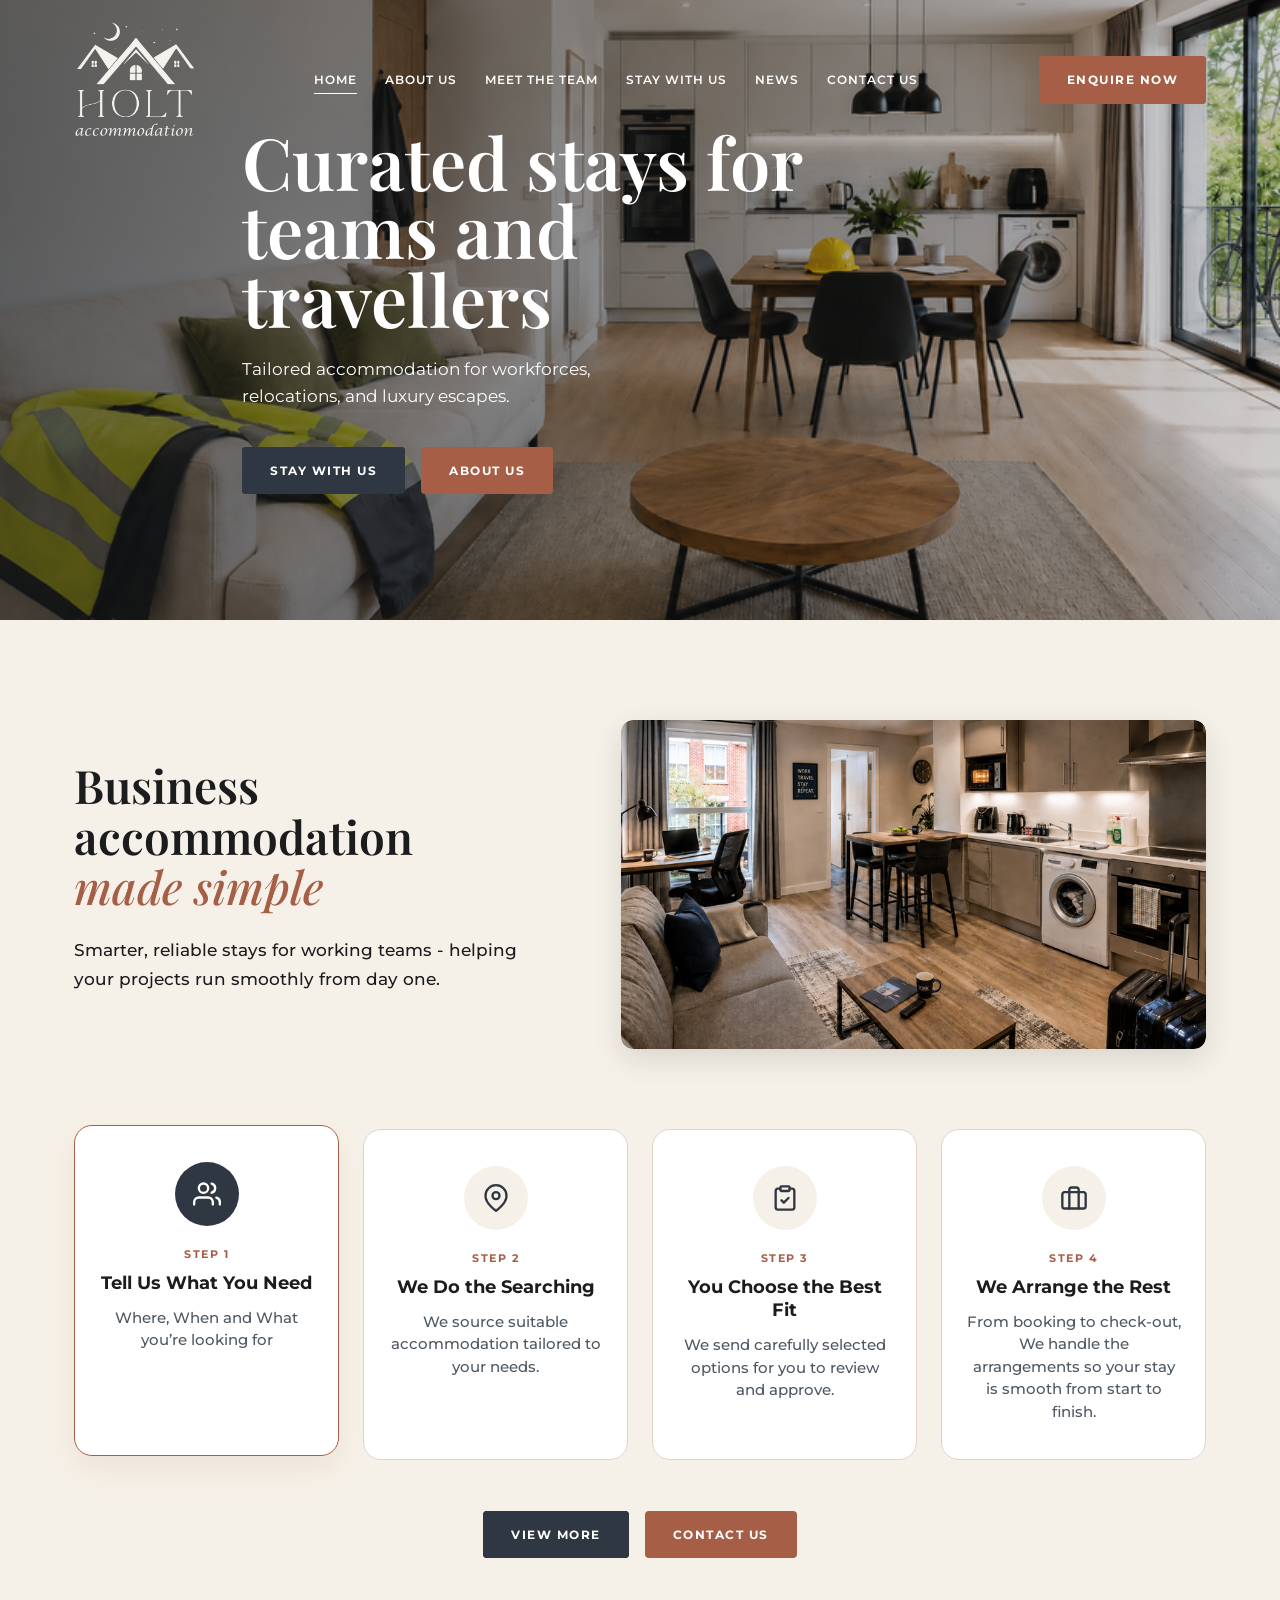
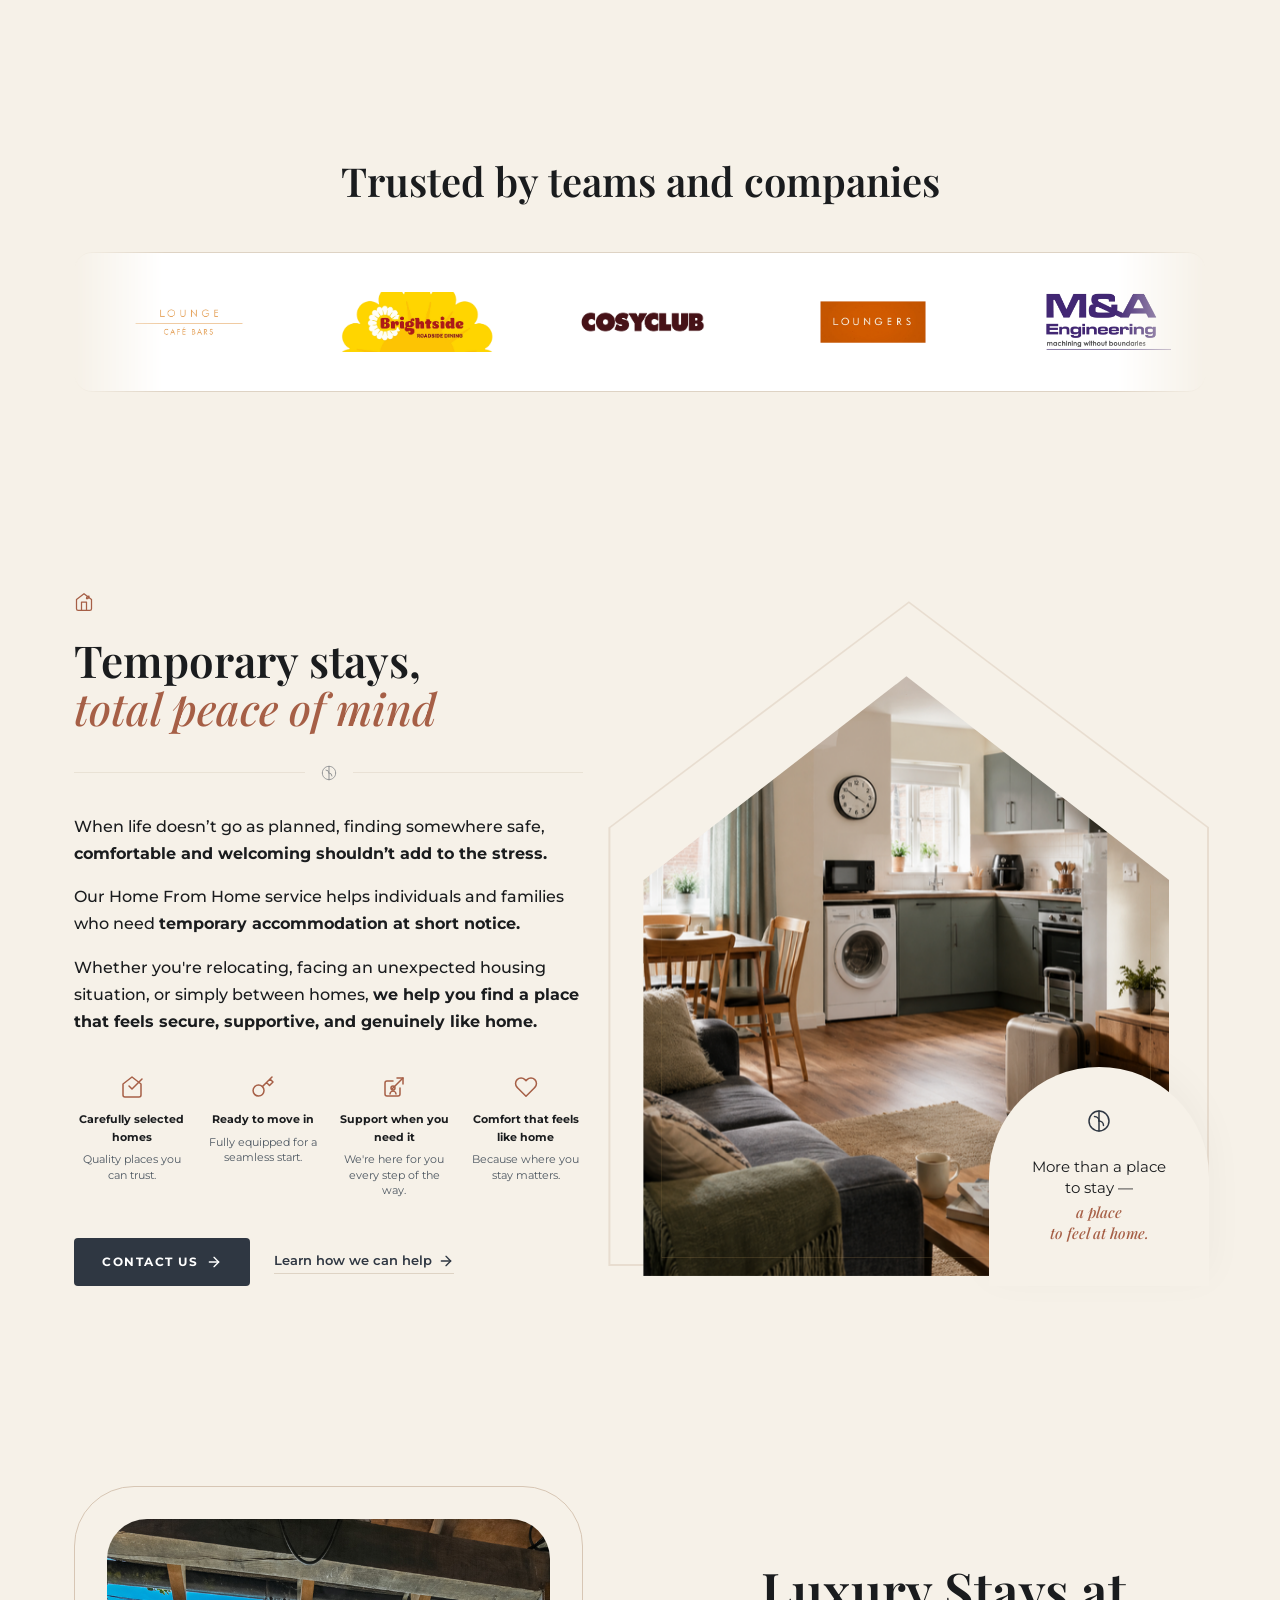
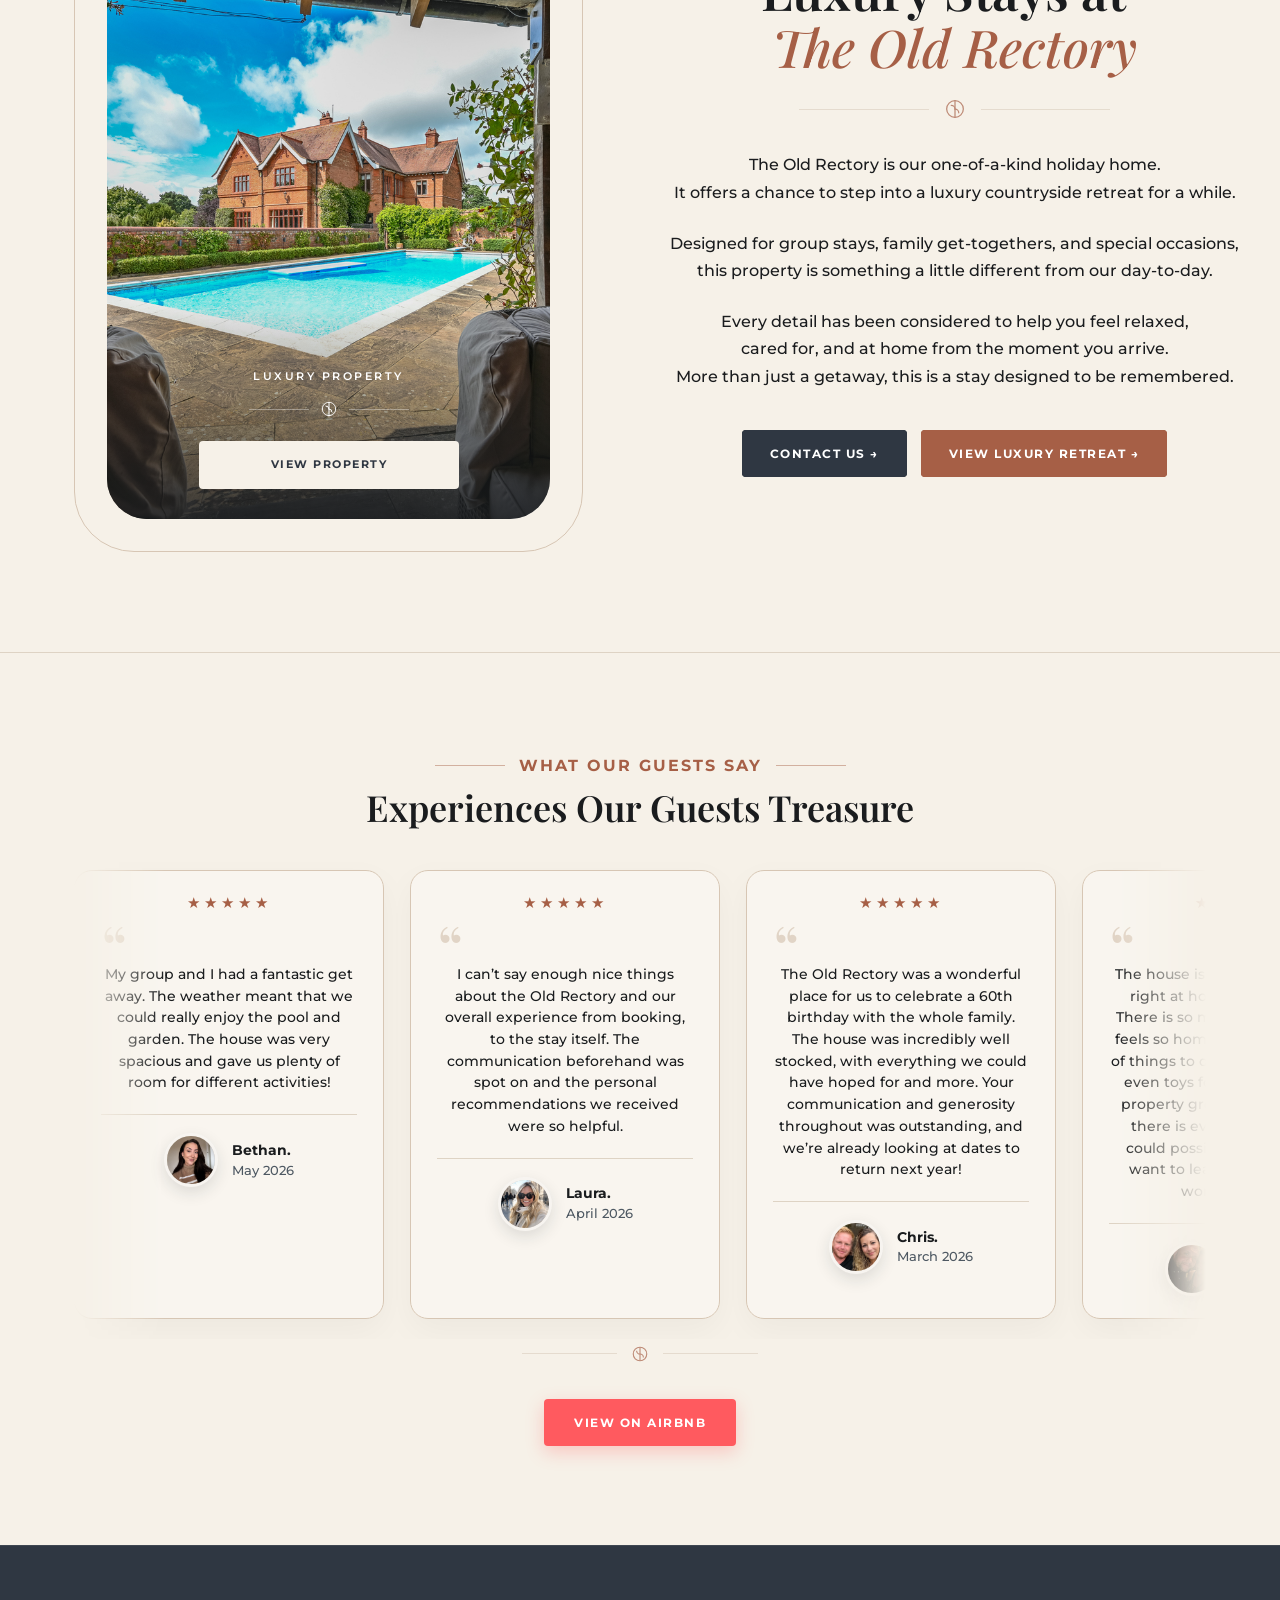
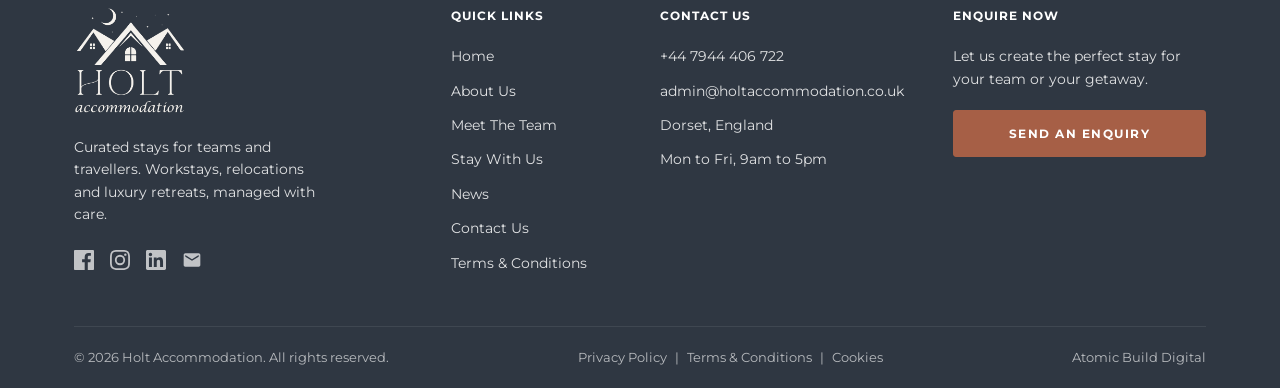
<file: index.html>
<!DOCTYPE html>
<html lang="en">
<head>
    <meta charset="UTF-8">
    <meta name="viewport" content="width=device-width, initial-scale=1.0">
    <title>Holt Accommodation</title>
    <link rel="preconnect" href="https://fonts.googleapis.com">
    <link rel="preconnect" href="https://fonts.gstatic.com" crossorigin>
    <link href="https://fonts.googleapis.com/css2?family=Montserrat:wght@400;500;600;700&family=Playfair+Display:wght@400;500;600;700&display=swap" rel="stylesheet">
    <link rel="stylesheet" href="styles.css">
</head>
<body>

    <header id="header" class="header">
        <div class="container header-container">
            <a href="index.html" class="logo">
                <img src="assets/images/logo.png" alt="Holt Accommodation Logo">
            </a>
            
            <nav class="nav-menu" id="navMenu">
                <ul class="nav-list">
                    <li><a href="index.html" class="nav-link active">Home</a></li>
                    <li><a href="aboutus.html" class="nav-link">About Us</a></li>
                    <li><a href="meettheteam.html" class="nav-link smooth-scroll">Meet The Team</a></li>
                    <li class="nav-item-dropdown">
                        <a href="staywithus.html" class="nav-link" aria-haspopup="true" aria-expanded="false">Stay With Us</a>
                        <ul class="nav-dropdown">
                            <li><a href="corporatestays.html" class="nav-dropdown-link">Corporate Stays</a></li>
                            <li><a href="home4home.html" class="nav-dropdown-link">Home From Home</a></li>
                            <li><a href="luxury-retreat.html" class="nav-dropdown-link">Luxury Retreat</a></li>
                        </ul>
                    </li>
                    <li><a href="news.html" class="nav-link">News</a></li>
                    <li><a href="contactus.html" class="nav-link smooth-scroll">Contact Us</a></li>
                </ul>
                <a href="contactus.html" class="btn btn-terracotta mobile-enquire btn-pan-hover"><span>Enquire Now</span></a>
            </nav>
            
            <div class="header-right">
                <a href="contactus.html" class="btn btn-terracotta desktop-enquire btn-pan-hover"><span>Enquire Now</span></a>
                <button class="hamburger" id="hamburger" aria-label="Toggle Menu">
                    <span></span>
                    <span></span>
                    <span></span>
                </button>
            </div>
        </div>
    </header>

    <main>
        <section class="hero">
            <div class="hero-bg-wrapper">
                <img src="assets/images/heroimage.png" alt="Luxury accommodation interior" class="hero-bg">
            </div>
            <div class="hero-overlay"></div>
            
            <div class="container hero-container fade-in">
                <div class="hero-content">
                    <h1 class="hero-title">Curated stays for<br>teams and travellers</h1>
                    <p class="hero-desc">Tailored accommodation for workforces,<br>relocations, and luxury escapes.</p>
                    <div class="hero-buttons">
                        <a href="staywithus.html" class="btn btn-olive hero-btn btn-pan-hover cta-vibrate"><span>Stay With Us</span></a>
                        <a href="aboutus.html" class="btn btn-terracotta hero-btn">About Us</a>
                    </div>
                </div>
            </div>
        </section>

        <section id="about" class="business-simple section-padding">
            <div class="container">
                
                <div class="business-simple__top">
                    <div class="business-simple__intro js-reveal stagger-1">
                        
                        <h2 class="section-title text-dark">Business accommodation<br><span class="italic-serif text-terracotta">made simple</span></h2>
                        <p class="body-text text-dark">Smarter, reliable stays for working teams - helping your projects run smoothly from day one. </p>
                    </div>

                    <div class="business-simple__media js-reveal stagger-2">
                       <!-- Two-slide crossfade frame: original image + alternate placeholder -->
                       <div class="business-simple__image-slider rounded-image shadow-md business-simple__image-hover">
                           <img
                               src="assets/images/businessmade.png"
                               alt="Business accommodation made simple"
                               class="business-simple__image-slide is-active business-simple__image">
                           <img
                               src="assets/images/busccom.png"
                               onerror="this.onerror=null;this.src='assets/images/businessmade.png';"
                               alt="Business accommodation alternative view"
                               class="business-simple__image-slide">
                       </div>
                        
                        <div class="stay-summary-float-wrapper js-reveal stagger-3">
                            <div class="stay-summary bg-forest">
                                <h4 class="summary-title text-white">STAY SUMMARY</h4>
                                <div class="summary-rows">
                                    <div class="summary-row">
                                        <span class="summary-label">Location:</span>
                                        <span class="summary-value">Manchester City Centre</span>
                                    </div>
                                    <div class="summary-row">
                                        <span class="summary-label">Dates:</span>
                                        <span class="summary-value">12 May to 23 May 2025</span>
                                    </div>
                                    <div class="summary-row">
                                        <span class="summary-label">Guests:</span>
                                        <span class="summary-value">6 team members</span>
                                    </div>
                                    <div class="summary-row">
                                        <span class="summary-label">Property type:</span>
                                        <span class="summary-value">2 bed apartments</span>
                                    </div>
                                    <div class="summary-row">
                                        <span class="summary-label">Support:</span>
                                        <span class="summary-value">24/7 guest support</span>
                                    </div>
                                </div>
                                <div class="summary-footer">
                                    <svg viewBox="0 0 24 24" width="16" height="16"><path fill="currentColor" d="M9 16.17L4.83 12l-1.42 1.41L9 19 21 7l-1.41-1.41z"/></svg>
                                    ALL HANDLED
                                </div>
                            </div>
                        </div>
                    </div>
                </div>

                <div class="business-simple__bottom">
                    <div class="business-simple__steps js-reveal stagger-4">
                        
                        <div class="business-simple__step is-active" tabindex="0">
                            <div class="step-icon">
                                <svg viewBox="0 0 24 24" width="28" height="28" fill="none" stroke="currentColor" stroke-width="2" stroke-linecap="round" stroke-linejoin="round">
                                    <path d="M17 21v-2a4 4 0 0 0-4-4H5a4 4 0 0 0-4 4v2"></path>
                                    <circle cx="9" cy="7" r="4"></circle>
                                    <path d="M23 21v-2a4 4 0 0 0-3-3.87"></path>
                                    <path d="M16 3.13a4 4 0 0 1 0 7.75"></path>
                                </svg>
                            </div>
                            <div class="step-content">
                                <span class="step-number">Step 1</span>
                                <h3 class="step-title">Tell Us What You Need</h3>
                                <p class="step-desc">Where, When and What you’re looking for</p>
                            </div>
                        </div>

                        <div class="business-simple__step" tabindex="0">
                            <div class="step-icon">
                                <svg viewBox="0 0 24 24" width="28" height="28" fill="none" stroke="currentColor" stroke-width="2" stroke-linecap="round" stroke-linejoin="round">
                                    <path d="M21 10c0 7-9 13-9 13s-9-6-9-13a9 9 0 0 1 18 0z"></path>
                                    <circle cx="12" cy="10" r="3"></circle>
                                </svg>
                            </div>
                            <div class="step-content">
                                <span class="step-number">Step 2</span>
                                <h3 class="step-title">We Do the Searching</h3>
                                <p class="step-desc">We source suitable accommodation tailored to your
needs.</p>
                            </div>
                        </div>

                        <div class="business-simple__step" tabindex="0">
                            <div class="step-icon">
                                <svg viewBox="0 0 24 24" width="28" height="28" fill="none" stroke="currentColor" stroke-width="2" stroke-linecap="round" stroke-linejoin="round">
                                    <path d="M16 4h2a2 2 0 0 1 2 2v14a2 2 0 0 1-2 2H6a2 2 0 0 1-2-2V6a2 2 0 0 1 2-2h2"></path>
                                    <rect x="8" y="2" width="8" height="4" rx="1" ry="1"></rect>
                                    <path d="M9 14l2 2 4-4"></path>
                                </svg>
                            </div>
                            <div class="step-content">
                                <span class="step-number">Step 3</span>
                                <h3 class="step-title">You Choose the Best Fit</h3>
                                <p class="step-desc">We send carefully selected options for you to review
and approve.</p>
                            </div>
                        </div>

                        <div class="business-simple__step" tabindex="0">
                            <div class="step-icon">
                                <svg viewBox="0 0 24 24" width="28" height="28" fill="none" stroke="currentColor" stroke-width="2" stroke-linecap="round" stroke-linejoin="round">
                                    <rect x="2" y="7" width="20" height="14" rx="2" ry="2"></rect>
                                    <path d="M16 21V5a2 2 0 0 0-2-2h-4a2 2 0 0 0-2 2v16"></path>
                                </svg>
                            </div>
                            <div class="step-content">
                                <span class="step-number">Step 4</span>
                                <h3 class="step-title">We Arrange the Rest</h3>
                                <p class="step-desc">From booking to check-out, We handle the
arrangements so your stay is smooth from start to finish.</p>
                            </div>
                        </div>

                    </div>

                    <div class="business-simple__actions js-reveal stagger-5">
                        <a href="corporatestays.html" class="btn btn-olive btn-pan-hover"><span>View More</span></a>
                        <a href="#contact" class="btn btn-terracotta smooth-scroll">Contact Us</a>
                    </div>
                </div>

            </div>
        </section>

        <section class="trusted-logos section-padding js-reveal" aria-labelledby="trusted-logos-title">
            <div class="container">
                <div class="trusted-logos__header">
                    <h2 id="trusted-logos-title" class="trusted-logos__title font-serif">
                        Trusted by teams and companies
                    </h2>
                </div>

                <div class="trusted-logos__marquee" aria-label="Trusted teams and company logos">
                    <div class="trusted-logos__track">
                        <div class="trusted-logos__item">
                            <img src="assets/partners/partner1.jpg" alt="Team or company logo 1">
                        </div>
                        <div class="trusted-logos__item">
                            <img src="assets/partners/partner2.png" alt="Team or company logo 2">
                        </div>
                        <div class="trusted-logos__item">
                            <img src="assets/partners/partner3.png" alt="Team or company logo 3">
                        </div>
                        <div class="trusted-logos__item">
                            <img src="assets/partners/partner4.png" alt="Team or company logo 4">
                        </div>
                        <div class="trusted-logos__item">
                            <img src="assets/partners/partner5.png" alt="Team or company logo 5">
                        </div>
                        <div class="trusted-logos__item">
                            <img src="assets/partners/partner6.jpg" alt="Team or company logo 6">
                        </div>
                        <div class="trusted-logos__item">
                            <img src="assets/partners/partner7.png" alt="Team or company logo 7">
                        </div>

                        <!-- Duplicate set for a seamless infinite loop (hidden from assistive tech) -->
                        <div class="trusted-logos__item trusted-logos__item--clone" aria-hidden="true">
                            <img src="assets/partners/partner1.jpg" alt="">
                        </div>
                        <div class="trusted-logos__item trusted-logos__item--clone" aria-hidden="true">
                            <img src="assets/partners/partner2.png" alt="">
                        </div>
                        <div class="trusted-logos__item trusted-logos__item--clone" aria-hidden="true">
                            <img src="assets/partners/partner3.png" alt="">
                        </div>
                        <div class="trusted-logos__item trusted-logos__item--clone" aria-hidden="true">
                            <img src="assets/partners/partner4.png" alt="">
                        </div>
                        <div class="trusted-logos__item trusted-logos__item--clone" aria-hidden="true">
                            <img src="assets/partners/partner5.png" alt="">
                        </div>
                        <div class="trusted-logos__item trusted-logos__item--clone" aria-hidden="true">
                            <img src="assets/partners/partner6.jpg" alt="">
                        </div>
                        <div class="trusted-logos__item trusted-logos__item--clone" aria-hidden="true">
                            <img src="assets/partners/partner7.png" alt="">
                        </div>
                    </div>
                </div>
            </div>
        </section>

        <section id="home-from-home" class="home-from-home section-padding js-reveal">
            <div class="container hfh-layout">
                <div class="hfh-content">
                    <div class="hfh-top-label">
                        <svg viewBox="0 0 24 24" width="20" height="20" fill="none" stroke="currentColor" stroke-width="1.5" stroke-linecap="round" stroke-linejoin="round">
                            <path d="M3 9l9-7 9 7v11a2 2 0 0 1-2 2H5a2 2 0 0 1-2-2z"></path>
                            <path d="M9 22V12h6v10"></path>
                            <path d="M15 8c2 0 3-1 3-3-2 0-3 1-3 3z" stroke="var(--terracotta)"></path>
                        </svg>
                        
                    </div>

                    <h2 class="hfh-title font-serif">Temporary stays,<br><span class="italic-serif text-terracotta">total peace of mind</span></h2>
                    
                    <div class="hfh-divider">
                        <span class="hfh-line"></span>
                        <svg viewBox="0 0 24 24" width="16" height="16" fill="none" stroke="var(--olive)" stroke-width="1.5" stroke-linecap="round" stroke-linejoin="round">
                            <path d="M12 22c5.523 0 10-4.477 10-10S17.523 2 12 2 2 6.477 2 12s4.477 10 10 10z"></path>
                            <path d="M12 2v20"></path>
                            <path d="M12 12A4.5 4.5 0 0 0 7.5 7.5"></path>
                            <path d="M12 12a4.5 4.5 0 0 1 4.5 4.5"></path>
                        </svg>
                        <span class="hfh-line"></span>
                    </div>

                    <div class="hfh-text-content">
                        <p class="body-text">When life doesn’t go as planned, finding somewhere safe, <strong>comfortable and welcoming shouldn’t
add to the stress.</strong></p>
                        <p class="body-text">Our Home From Home service helps individuals and families who need <strong>temporary accommodation at short notice.</strong></p>
                        <p class="body-text">Whether you&#39;re relocating, facing an unexpected
housing situation, or simply between homes, <strong>we help you find a place that feels secure,
supportive, and genuinely like home.</strong></p>
                    </div>

                    <div class="hfh-benefits">
                        <div class="hfh-benefit">
                            <div class="hfh-icon-wrapper">
                                <svg viewBox="0 0 24 24" width="24" height="24" fill="none" stroke="currentColor" stroke-width="1.5" stroke-linecap="round" stroke-linejoin="round">
                                    <path d="M3 9l9-7 9 7v11a2 2 0 0 1-2 2H5a2 2 0 0 1-2-2z"></path>
                                    <polyline points="9 11 12 14 22 4"></polyline>
                                </svg>
                            </div>
                            <h4 class="hfh-benefit-title">Carefully selected homes</h4>
                            <p class="hfh-benefit-desc">Quality places you can trust.</p>
                        </div>
                        <div class="hfh-benefit">
                            <div class="hfh-icon-wrapper">
                                <svg viewBox="0 0 24 24" width="24" height="24" fill="none" stroke="currentColor" stroke-width="1.5" stroke-linecap="round" stroke-linejoin="round">
                                    <path d="M21 2l-2 2m-7.61 7.61a5.5 5.5 0 1 1-7.778 7.778 5.5 5.5 0 0 1 7.777-7.777zm0 0L15.5 7.5m0 0l3 3L22 7l-3-3m-3.5 3.5L19 4"></path>
                                </svg>
                            </div>
                            <h4 class="hfh-benefit-title">Ready to move in</h4>
                            <p class="hfh-benefit-desc">Fully equipped for a seamless start.</p>
                        </div>
                        <div class="hfh-benefit">
                            <div class="hfh-icon-wrapper">
                                <svg viewBox="0 0 24 24" width="24" height="24" fill="none" stroke="currentColor" stroke-width="1.5" stroke-linecap="round" stroke-linejoin="round">
                                    <path d="M18 13v6a2 2 0 0 1-2 2H5a2 2 0 0 1-2-2V8a2 2 0 0 1 2-2h6"></path>
                                    <polyline points="15 3 21 3 21 9"></polyline>
                                    <line x1="10" y1="14" x2="21" y2="3"></line>
                                    <path d="M14 19c0-1.5-1.5-3-3-3s-3 1.5-3 3"></path>
                                    <circle cx="11" cy="13" r="2"></circle>
                                </svg>
                            </div>
                            <h4 class="hfh-benefit-title">Support when you need it</h4>
                            <p class="hfh-benefit-desc">We're here for you every step of the way.</p>
                        </div>
                        <div class="hfh-benefit">
                            <div class="hfh-icon-wrapper">
                                <svg viewBox="0 0 24 24" width="24" height="24" fill="none" stroke="currentColor" stroke-width="1.5" stroke-linecap="round" stroke-linejoin="round">
                                    <path d="M20.84 4.61a5.5 5.5 0 0 0-7.78 0L12 5.67l-1.06-1.06a5.5 5.5 0 0 0-7.78 7.78l1.06 1.06L12 21.23l7.78-7.78 1.06-1.06a5.5 5.5 0 0 0 0-7.78z"></path>
                                </svg>
                            </div>
                            <h4 class="hfh-benefit-title">Comfort that feels like home</h4>
                            <p class="hfh-benefit-desc">Because where you stay matters.</p>
                        </div>
                    </div>

                    <div class="hfh-actions">
                        <a href="#contact" class="btn btn-olive smooth-scroll">
                            CONTACT US 
                            <svg viewBox="0 0 24 24" width="16" height="16" fill="none" stroke="currentColor" stroke-width="2" stroke-linecap="round" stroke-linejoin="round" style="margin-left: 8px;">
                                <line x1="5" y1="12" x2="19" y2="12"></line>
                                <polyline points="12 5 19 12 12 19"></polyline>
                            </svg>
                        </a>
                        <a href="homefromhome.html" class="hfh-text-link">
                            Learn how we can help
                            <svg viewBox="0 0 24 24" width="16" height="16" fill="none" stroke="currentColor" stroke-width="2" stroke-linecap="round" stroke-linejoin="round">
                                <line x1="5" y1="12" x2="19" y2="12"></line>
                                <polyline points="12 5 19 12 12 19"></polyline>
                            </svg>
                        </a>
                    </div>
                </div>

                <div class="hfh-media">
                    <div class="hfh-arch-stroke"></div>
                    <div class="hfh-image-inner">
                        <img src="assets/images/temphome.png" alt="Home From Home comfortable interior" onerror="this.src='assets/images/idea 2.png'">
                    </div>
                    <div class="hfh-badge">
                        <svg class="hfh-badge-icon" viewBox="0 0 24 24" width="24" height="24" fill="none" stroke="var(--olive)" stroke-width="1.5" stroke-linecap="round" stroke-linejoin="round">
                            <path d="M12 22c5.523 0 10-4.477 10-10S17.523 2 12 2 2 6.477 2 12s4.477 10 10 10z"></path>
                            <path d="M12 2v20"></path>
                            <path d="M12 12A4.5 4.5 0 0 0 7.5 7.5"></path>
                            <path d="M12 12a4.5 4.5 0 0 1 4.5 4.5"></path>
                        </svg>
                        <p class="hfh-badge-text">
                            More than a place<br>to stay &mdash;<br>
                            <span class="italic-serif text-terracotta">a place<br>to feel at home.</span>
                        </p>
                    </div>
                </div>
            </div>
        </section>

        <section id="luxury-curated" class="luxury-curated section-padding js-reveal">
            <div class="container luxury-layout">
                <div class="luxury-media">
                    <div class="luxury-card-outer">
                        <div class="luxury-image-inner">
                            <div class="luxury-image-slider" aria-label="Luxury property image gallery">
                                <img src="assets/images/GCG-15.jpg" alt="Luxury property exterior with pool" class="luxury-slide is-active" onerror="this.src='assets/images/idea 2.png'">
                                <img src="assets/images/GCG-36.jpg" alt="Elegant luxury property interior" class="luxury-slide" onerror="this.src='assets/images/idea 2.png'">
                                <img src="assets/images/GCG-7.jpg" alt="Curated luxury retreat space" class="luxury-slide" onerror="this.src='assets/images/idea 2.png'">
                            </div>
                            <div class="luxury-overlay">
                                <span class="luxury-label">LUXURY PROPERTY</span>
                                <div class="luxury-divider-small">
                                    <span class="luxury-line-small"></span>
                                    <svg viewBox="0 0 24 24" width="16" height="16" fill="none" stroke="currentColor" stroke-width="1.5" stroke-linecap="round" stroke-linejoin="round">
                                        <path d="M12 22c5.523 0 10-4.477 10-10S17.523 2 12 2 2 6.477 2 12s4.477 10 10 10z"></path>
                                        <path d="M12 2v20"></path>
                                        <path d="M12 12A4.5 4.5 0 0 0 7.5 7.5"></path>
                                        <path d="M12 12a4.5 4.5 0 0 1 4.5 4.5"></path>
                                    </svg>
                                    <span class="luxury-line-small"></span>
                                </div>
                                <a href="https://www.airbnb.co.uk/rooms/844637034900788827" target="_blank" rel="noopener noreferrer" class="btn luxury-btn-white">VIEW PROPERTY</a>
                            </div>
                        </div>
                    </div>
                </div>
                
                <div class="luxury-content text-center">
                    <h2 class="luxury-title font-serif">Luxury Stays at  <br><span class="italic-serif text-terracotta">The Old Rectory</span></h2>
                    
                    <div class="luxury-divider">
                        <span class="luxury-line"></span>
                        <svg viewBox="0 0 24 24" width="20" height="20" fill="none" stroke="currentColor" stroke-width="1.5" stroke-linecap="round" stroke-linejoin="round">
                            <path d="M12 22c5.523 0 10-4.477 10-10S17.523 2 12 2 2 6.477 2 12s4.477 10 10 10z"></path>
                            <path d="M12 2v20"></path>
                            <path d="M12 12A4.5 4.5 0 0 0 7.5 7.5"></path>
                            <path d="M12 12a4.5 4.5 0 0 1 4.5 4.5"></path>
                        </svg>
                        <span class="luxury-line"></span>
                    </div>

                    <div class="luxury-text">
    <p class="body-text">The Old Rectory is our one-of-a-kind holiday home.<br class="desktop-only">It offers a chance to step into a luxury
countryside retreat for a while.</p>

    <p class="body-text">Designed for group stays, family get-togethers, and special
occasions,<br class="desktop-only">this property is something a little different from our day-to-day.</p>

    <p class="body-text">Every detail has been considered to help you feel relaxed,<br class="desktop-only">cared for, and at home from the moment you arrive.<br class="desktop-only">More than just a getaway, this is a stay designed to be remembered.</p>
</div>

                    <!-- Old Rectory CTA group: existing Contact Us + new luxury retreat link -->
                    <div class="luxury-content-actions luxury-contact-btn">
                        <a href="#contact" class="btn btn-olive btn-pan-hover smooth-scroll"><span>CONTACT US &rarr;</span></a>
                        <a href="luxury-retreat.html" class="btn btn-terracotta btn-pan-hover"><span>VIEW LUXURY RETREAT &rarr;</span></a>
                    </div>
                </div>
            </div>
        </section>

<section class="guest-reviews section-padding js-reveal" aria-labelledby="guest-reviews-title">
    <div class="container">
        <div class="guest-reviews__header" style="text-align: center;">
            <div class="guest-reviews__label-row" style="display: flex; align-items: center; justify-content: center;">
                <span></span>
                <p>What our guests say</p>
                <span></span>
            </div>

            <h2 id="guest-reviews-title" class="guest-reviews__title font-serif">
                Experiences Our Guests Treasure
            </h2>
        </div>

        <div class="guest-reviews__marquee" aria-label="Guest reviews carousel" style="margin-left: auto; margin-right: auto;">
            <div class="guest-reviews__track">

                <article class="guest-review-card">
                    <div class="guest-review-card__stars">★★★★★</div>
                    <div class="guest-review-card__quote">“</div>
                    <p class="guest-review-card__text">
                        My group and I had a fantastic get away. The weather meant that we could really enjoy the pool and garden. The house was very spacious and gave us plenty of room for different activities!
                    </p>
                    <div class="guest-review-card__divider"></div>
                    <div class="guest-review-card__guest">
                        <img src="assets/images/reviews/GuestReview1.png" alt="Emily R." class="guest-review-card__avatar">
                        <div>
                            <h4> Bethan.</h4>
                            <p>May 2026</p>
                        </div>
                    </div>
                </article>

                <article class="guest-review-card">
                    <div class="guest-review-card__stars">★★★★★</div>
                    <div class="guest-review-card__quote">“</div>
                    <p class="guest-review-card__text">
                       I can’t say enough nice things about the Old Rectory and our overall experience from booking, to the stay itself. 
The communication beforehand was spot on and the personal recommendations we received were so helpful. 
                    </p>
                    <div class="guest-review-card__divider"></div>
                    <div class="guest-review-card__guest">
                        <img src="assets/images/reviews/GuestReview2.png" alt="James T." class="guest-review-card__avatar">
                        <div>
                            <h4>Laura.</h4>
                            <p>April 2026</p>
                        </div>
                    </div>
                </article>

                <article class="guest-review-card">
                    <div class="guest-review-card__stars">★★★★★</div>
                    <div class="guest-review-card__quote">“</div>
                    <p class="guest-review-card__text">
                        The Old Rectory was a wonderful place for us to celebrate a 60th birthday with the whole family. The house was incredibly well stocked, with everything we could have hoped for and more.
Your communication and generosity throughout was outstanding, and we’re already looking at dates to return next year!
                    </p>
                    <div class="guest-review-card__divider"></div>
                    <div class="guest-review-card__guest">
                        <img src="assets/images/reviews/GuestReview3.png" alt="Sophie L." class="guest-review-card__avatar">
                        <div>
                            <h4>Chris.</h4>
                            <p>March 2026</p>
                        </div>
                    </div>
                </article>

                <article class="guest-review-card">
                    <div class="guest-review-card__stars">★★★★★</div>
                    <div class="guest-review-card__quote">“</div>
                    <p class="guest-review-card__text">
                        The house is beautiful and we felt right at home straight away…. There is so much space and yet it feels so homely.
There was plenty of things to do at the property and even toys for the little one!
The property grounds are lovely and there is everything there you could possibly need.
We didn’t want to leave!
Thank you for a wonderful stay!
                    </p>
                    <div class="guest-review-card__divider"></div>
                    <div class="guest-review-card__guest">
                        <img src="assets/images/reviews/GuestReview4.png" alt="David M." class="guest-review-card__avatar">
                        <div>
                            <h4>Amy.</h4>
                            <p>March 2024</p>
                        </div>
                    </div>
                </article>

                <!-- Duplicate cards for seamless infinite loop -->
<article class="guest-review-card" aria-hidden="true">
                    <div class="guest-review-card__stars">★★★★★</div>
                    <div class="guest-review-card__quote">“</div>
                    <p class="guest-review-card__text">
                        My group and I had a fantastic get away. The weather meant that we could really enjoy the pool and garden. The house was very spacious and gave us plenty of room for different activities!
                    </p>
                    <div class="guest-review-card__divider"></div>
                    <div class="guest-review-card__guest">
                        <img src="assets/images/reviews/GuestReview1.png" alt="Emily R." class="guest-review-card__avatar">
                        <div>
                            <h4> Bethan.</h4>
                            <p>May 2026</p>
                        </div>
                    </div>
                </article>

                <article class="guest-review-card" aria-hidden="true">
                    <div class="guest-review-card__stars">★★★★★</div>
                    <div class="guest-review-card__quote">“</div>
                    <p class="guest-review-card__text">
                       I can’t say enough nice things about the Old Rectory and our overall experience from booking, to the stay itself. 
The communication beforehand was spot on and the personal recommendations we received were so helpful. 
                    </p>
                    <div class="guest-review-card__divider"></div>
                    <div class="guest-review-card__guest">
                        <img src="assets/images/reviews/GuestReview2.png" alt="James T." class="guest-review-card__avatar">
                        <div>
                            <h4>Laura.</h4>
                            <p>April 2026</p>
                        </div>
                    </div>
                </article>

                <article class="guest-review-card" aria-hidden="true">
                    <div class="guest-review-card__stars">★★★★★</div>
                    <div class="guest-review-card__quote">“</div>
                    <p class="guest-review-card__text">
                        The Old Rectory was a wonderful place for us to celebrate a 60th birthday with the whole family. The house was incredibly well stocked, with everything we could have hoped for and more.
Your communication and generosity throughout was outstanding, and we’re already looking at dates to return next year!
                    </p>
                    <div class="guest-review-card__divider"></div>
                    <div class="guest-review-card__guest">
                        <img src="assets/images/reviews/GuestReview3.png" alt="Sophie L." class="guest-review-card__avatar">
                        <div>
                            <h4>Chris.</h4>
                            <p>March 2026</p>
                        </div>
                    </div>
                </article>

                <article class="guest-review-card" aria-hidden="true">
                    <div class="guest-review-card__stars">★★★★★</div>
                    <div class="guest-review-card__quote">“</div>
                    <p class="guest-review-card__text">
                        The house is beautiful and we felt right at home straight away…. There is so much space and yet it feels so homely.
There was plenty of things to do at the property and even toys for the little one!
The property grounds are lovely and there is everything there you could possibly need.
We didn’t want to leave!
Thank you for a wonderful stay!
                    </p>
                    <div class="guest-review-card__divider"></div>
                    <div class="guest-review-card__guest">
                        <img src="assets/images/reviews/GuestReview4.png" alt="David M." class="guest-review-card__avatar">
                        <div>
                            <h4>Amy.</h4>
                            <p>March 2026</p>
                        </div>
                    </div>
                </article>

            </div>
        </div>

        <div class="guest-reviews__footer" style="display: flex; align-items: center; justify-content: center;">
            <span class="guest-reviews__footer-line"></span>
            <svg viewBox="0 0 24 24" width="18" height="18" fill="none" stroke="currentColor" stroke-width="1.5">
                <circle cx="12" cy="12" r="9"></circle>
                <path d="M12 3v18"></path>
                <path d="M12 12c-2.4 0-4.5-2.1-4.5-4.5"></path>
                <path d="M12 12c2.4 0 4.5 2.1 4.5 4.5"></path>
            </svg>
            <span class="guest-reviews__footer-line"></span>
        </div>

        <!-- Airbnb call-to-action beneath the guest testimonial cards -->
        <div class="airbnb-cta-wrapper">
            <a href="https://www.airbnb.co.uk/rooms/844637034900788827" target="_blank" rel="noopener noreferrer" class="airbnb-cta">
                View on Airbnb
            </a>
        </div>

       
    </div>
</section>    
    
    
    
    
    
    </main>

    <footer id="contact" class="footer bg-olive text-white js-reveal">
        <div class="container">
            <div class="footer-grid">
                <div class="footer-col">
                    <img src="assets/images/logo.png" alt="Holt Accommodation Logo" class="footer-logo">
                    <p class="footer-desc">Curated stays for teams and travellers. Workstays, relocations and luxury retreats, managed with care.</p>
                    <div class="social-links">
                        <a href="#" aria-label="Facebook"><svg viewBox="0 0 24 24" width="20" height="20"><path fill="currentColor" d="M22.675 0H1.325C.593 0 0 .593 0 1.325v21.351C0 23.407.593 24 1.325 24H12.82v-9.294H9.692v-3.622h3.128V8.413c0-3.1 1.893-4.788 4.659-4.788 1.325 0 2.463.099 2.795.143v3.24l-1.918.001c-1.504 0-1.795.715-1.795 1.763v2.313h3.587l-.467 3.622h-3.12V24h6.116c.73 0 1.323-.593 1.323-1.325V1.325C24 .593 23.407 0 22.675 0z"/></svg></a>
                        <a href="#" aria-label="Instagram"><svg viewBox="0 0 24 24" width="20" height="20"><path fill="currentColor" d="M12 2.163c3.204 0 3.584.012 4.85.07 3.252.148 4.771 1.691 4.919 4.919.058 1.265.069 1.645.069 4.849 0 3.205-.012 3.584-.069 4.849-.149 3.225-1.664 4.771-4.919 4.919-1.266.058-1.644.07-4.85.07-3.204 0-3.584-.012-4.849-.07-3.26-.149-4.771-1.699-4.919-4.92-.058-1.265-.07-1.644-.07-4.849 0-3.204.013-3.583.07-4.849.149-3.227 1.664-4.771 4.919-4.919 1.266-.057 1.645-.069 4.849-.069zM12 0C8.741 0 8.333.014 7.053.072 2.695.272.273 2.69.073 7.052.014 8.333 0 8.741 0 12c0 3.259.014 3.668.072 4.948.2 4.358 2.618 6.78 6.98 6.98C8.333 23.986 8.741 24 12 24c3.259 0 3.668-.014 4.948-.072 4.354-.2 6.782-2.618 6.979-6.98.059-1.28.073-1.689.073-4.948 0-3.259-.014-3.667-.072-4.947-.196-4.354-2.617-6.78-6.979-6.98C15.668.014 15.259 0 12 0zm0 5.838a6.162 6.162 0 100 12.324 6.162 6.162 0 000-12.324zM12 16a4 4 0 110-8 4 4 0 010 8zm6.406-11.845a1.44 1.44 0 100 2.881 1.44 1.44 0 000-2.881z"/></svg></a>
                        <a href="#" aria-label="LinkedIn"><svg viewBox="0 0 24 24" width="20" height="20"><path fill="currentColor" d="M20.447 20.452h-3.554v-5.569c0-1.328-.027-3.037-1.852-3.037-1.853 0-2.136 1.445-2.136 2.939v5.667H9.351V9h3.414v1.561h.046c.477-.9 1.637-1.85 3.37-1.85 3.601 0 4.267 2.37 4.267 5.455v6.286zM5.337 7.433c-1.144 0-2.063-.926-2.063-2.065 0-1.138.92-2.063 2.063-2.063 1.14 0 2.064.925 2.064 2.063 0 1.139-.925 2.065-2.064 2.065zm1.782 13.019H3.555V9h3.564v11.452zM22.225 0H1.771C.792 0 0 .774 0 1.729v20.542C0 23.227.792 24 1.771 24h20.451C23.2 24 24 23.227 24 22.271V1.729C24 .774 23.2 0 22.225 0z"/></svg></a>
                        <a href="#" aria-label="Email"><svg viewBox="0 0 24 24" width="20" height="20"><path fill="currentColor" d="M20 4H4c-1.1 0-1.99.9-1.99 2L2 18c0 1.1.9 2 2 2h16c1.1 0 2-.9 2-2V6c0-1.1-.9-2-2-2zm0 4l-8 5-8-5V6l8 5 8-5v2z"/></svg></a>
                    </div>
                </div>
                
                <div class="footer-col">
                    <h4 class="footer-heading">Quick Links</h4>
                    <ul class="footer-links">
                        <li><a href="index.html">Home</a></li>
                        <li><a href="aboutus.html">About Us</a></li>
                        <li><a href="#trust" class="smooth-scroll">Meet The Team</a></li>
                        <li><a href="staywithus.html">Stay With Us</a></li>
                        <li><a href="news.html">News</a></li>
                        <li><a href="contactus.html" class="smooth-scroll">Contact Us</a></li>
                        <li><a href="terms.html">Terms & Conditions</a></li>
                    </ul>
                </div>

                <div class="footer-col">
                    <h4 class="footer-heading">Contact Us</h4>
                    <ul class="footer-contact">
                        <li>+44 7944 406 722</li>
                        <li>admin@holtaccommodation.co.uk</li>
                        <li>Dorset, England</li>
                        <li>Mon to Fri, 9am to 5pm</li>
                    </ul>
                </div>

                <div class="footer-col" id="enquire">
                    <h4 class="footer-heading">Enquire Now</h4>
                    <p class="footer-text">Let us create the perfect stay for your team or your getaway.</p>
                    <a href="contactus.html" class="btn btn-terracotta btn-full footer-enquire-btn btn-pan-hover"><span>Send An Enquiry</span></a>
                </div>
            </div>

            <div class="footer-bottom">
                <p>&copy; 2026 Holt Accommodation. All rights reserved.</p>
                <p class="footer-legal">
                    <a href="#">Privacy Policy</a> | 
                    <a href="#">Terms & Conditions</a> | 
                    <a href="#">Cookies</a>
                </p>
                <p>Atomic Build Digital</p>
            </div>
        </div>
    </footer>

    <script src="script.js"></script>
</body>
</html>
</file>
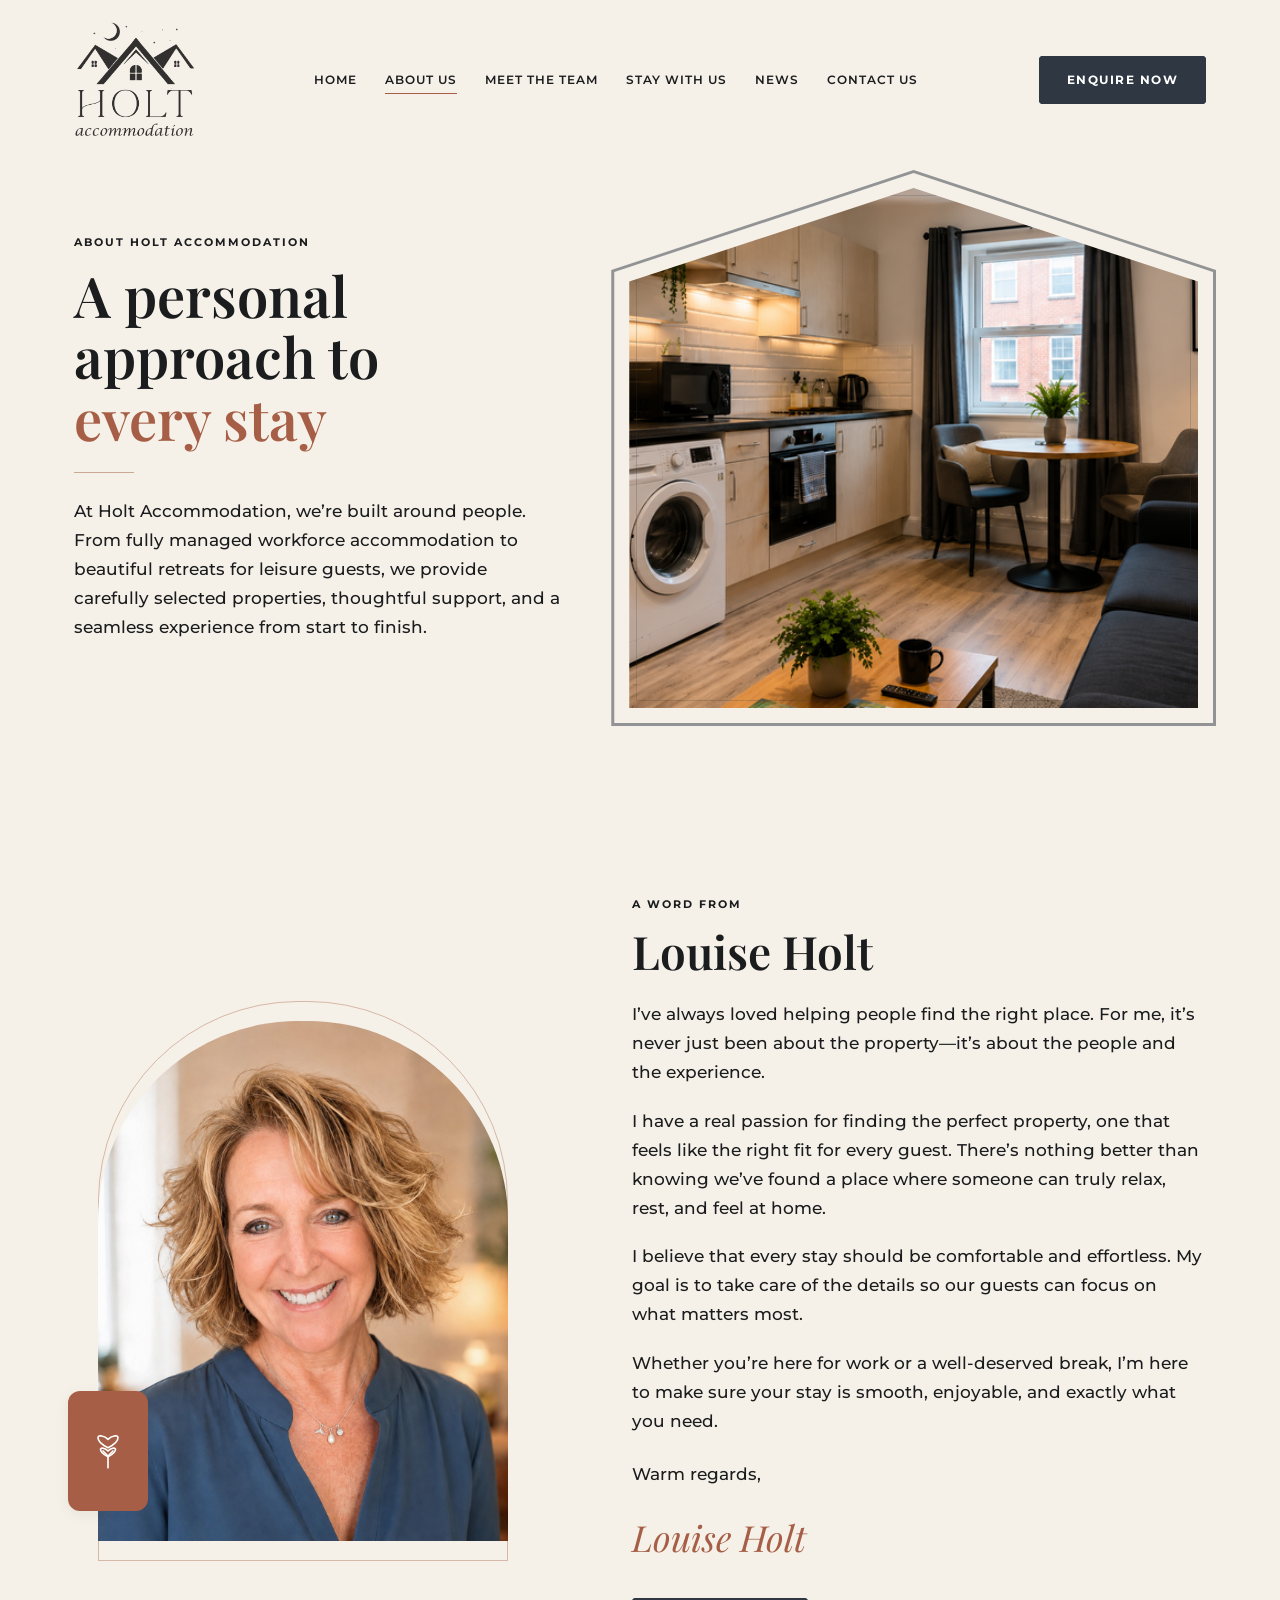
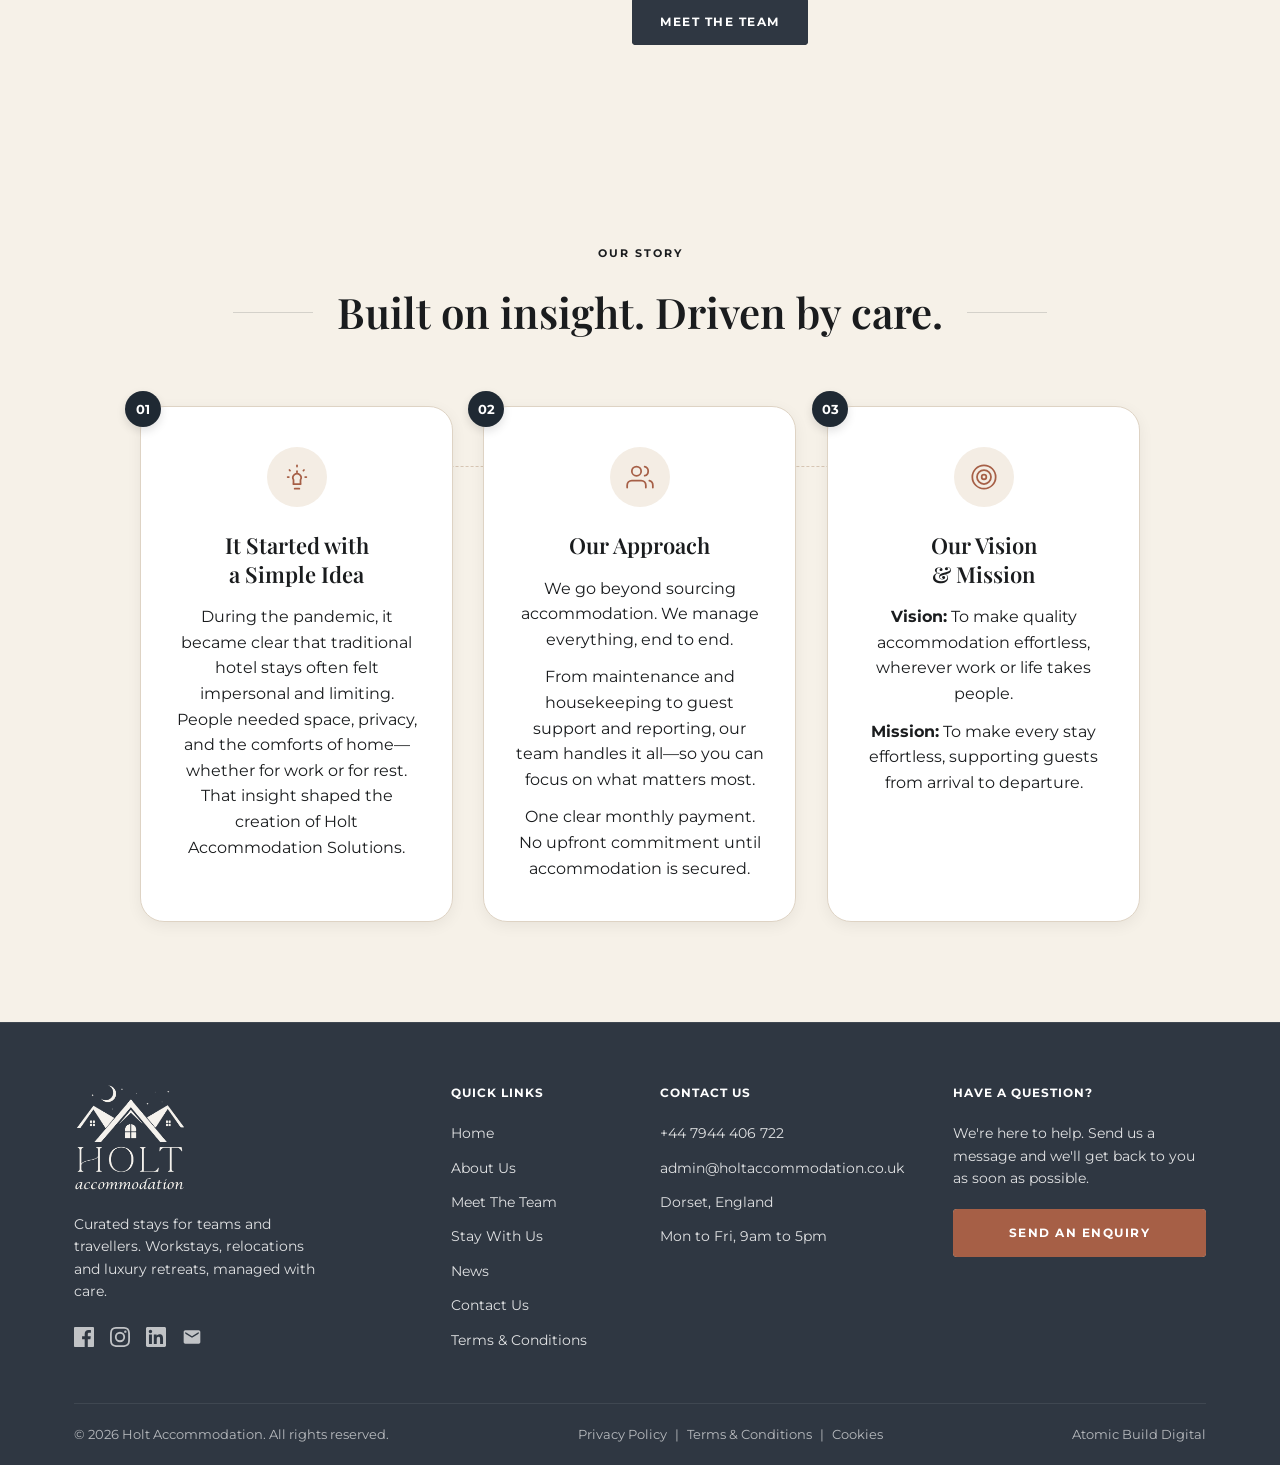
<file: aboutus.html>
<!DOCTYPE html>
<html lang="en">
<head>
    <meta charset="UTF-8">
    <meta name="viewport" content="width=device-width, initial-scale=1.0">
    <title>About Us | Holt Accommodation</title>
    <link rel="preconnect" href="https://fonts.googleapis.com">
    <link rel="preconnect" href="https://fonts.gstatic.com" crossorigin>
    <link href="https://fonts.googleapis.com/css2?family=Montserrat:wght@400;500;600;700&family=Playfair+Display:wght@400;500;600;700;800;i&display=swap" rel="stylesheet">
    <link rel="stylesheet" href="styles.css">
</head>
<body class="aboutus-page">

    <header id="header" class="header">
        <div class="container header-container">
            <a href="index.html" class="logo">
                <img src="assets/images/logo.png" alt="Holt Accommodation Logo">
            </a>
            
            <nav class="nav-menu" id="navMenu">
                <ul class="nav-list">
                    <li><a href="index.html" class="nav-link">Home</a></li>
                    <li><a href="aboutus.html" class="nav-link active">About Us</a></li>
                    <li><a href="meettheteam.html" class="nav-link smooth-scroll">Meet The Team</a></li>
                    <li><a href="staywithus.html" class="nav-link">Stay With Us</a></li>
                    <li><a href="news.html" class="nav-link">News</a></li>
                    <li><a href="contactus.html" class="nav-link smooth-scroll">Contact Us</a></li>
                </ul>
                <a href="contactus.html" class="btn btn-olive mobile-enquire btn-pan-hover"><span>Enquire Now</span></a>
            </nav>
            
            <div class="header-right">
                <a href="contactus.html" class="btn btn-olive desktop-enquire btn-pan-hover"><span>Enquire Now</span></a>
                <button class="hamburger" id="hamburger" aria-label="Toggle Menu">
                    <span></span>
                    <span></span>
                    <span></span>
                </button>
            </div>
        </div>
    </header>

    <main>
        <section class="about-hero js-reveal">
            <div class="container about-hero-layout">
                
                <div class="about-hero-content stagger-1">
                    <span class="label text-grey">ABOUT HOLT ACCOMMODATION</span>
                    <h1 class="hero-main-title font-serif">
                        A personal<br>approach to<br><span class="text-terracotta">every stay</span>
                    </h1>
                    <div class="hero-short-line"></div>
                    <p class="body-text">At Holt Accommodation, we’re built around people. From fully managed workforce accommodation to beautiful retreats for leisure guests, we provide carefully selected properties, thoughtful support, and a seamless experience from start to finish.</p>
                </div>
                
                <div class="about-hero-image-wrapper stagger-2">
                    <img src="assets/images/aboutimage.png" onerror="this.src='assets/images/idea 2.png'" alt="Beautiful interior living space" class="hero-arch-img">
                    
                    
                </div>

                <div class="hero-botanical-left">
                    <svg viewBox="0 0 150 300" fill="none" stroke="var(--olive)" stroke-width="1" opacity="0.15">
                        <path d="M0 300 Q60 150 150 0 M20 220 Q80 180 120 120 M0 180 Q60 120 90 80 M40 260 Q100 220 140 180" stroke-linecap="round" stroke-linejoin="round"/>
                        <path d="M70 140 C 80 120, 110 110, 120 120 C 110 140, 80 150, 70 140" fill="var(--olive)" opacity="0.1"/>
                        <path d="M30 200 C 40 180, 70 170, 80 180 C 70 200, 40 210, 30 200" fill="var(--olive)" opacity="0.1"/>
                    </svg>
                </div>

            </div>
        </section>

        <section class="about-louise js-reveal">
            <div class="container about-louise-layout">
                
                <div class="about-louise-image-col stagger-1">
                    <div class="louise-arch-container">
                        <div class="louise-arch-outline"></div>
                        <img src="assets/images/Louise Photo.jpeg" onerror="this.src='assets/images/idea 2.png'" alt="Louise Holt" class="louise-img">
                        
                        <div class="louise-leaf-card js-reveal stagger-2">
                            <svg viewBox="0 0 24 24" fill="none" stroke="var(--white)" stroke-width="1" stroke-linecap="round" stroke-linejoin="round">
                                <path d="M12 22v-7l-3-3m3 3l3-3m-3-7c-2-2-6-3-6-1s2 4 6 6c4-2 6-4 6-6s-4-1-6 1z"></path>
                                <path d="M12 12c-1.5-1.5-4.5-2.5-4.5-1s1.5 3 4.5 4.5c3-1.5 4.5-3 4.5-4.5s-3-.5-4.5 1z"></path>
                            </svg>
                        </div>
                    </div>
                </div>

                <div class="about-louise-text-col stagger-3">
                    <span class="label text-grey">A WORD FROM</span>
                    <h2 class="section-title font-serif mb-6">Louise Holt</h2>
                    
                    <p class="body-text">I’ve always loved helping people find the right place. For me, it’s never just been about the property—it’s about the people and the experience.</p>
                    <p class="body-text">I have a real passion for finding the perfect property, one that feels like the right fit for every guest. There’s nothing better than knowing we’ve found a place where someone can truly relax, rest, and feel at home.</p>
                    <p class="body-text">I believe that every stay should be comfortable and effortless. My goal is to take care of the details so our guests can focus on what matters most.</p>
                    <p class="body-text mb-6">Whether you’re here for work or a well-deserved break, I’m here to make sure your stay is smooth, enjoyable, and exactly what you need.</p>
                    
                    <p class="body-text">Warm regards,</p>
                    <div class="louise-signature">Louise Holt</div>
                    
                    <div class="louise-buttons">
                        <a href="meettheteam.html" class="btn btn-olive btn-pan-hover"><span>Meet The Team</span></a>
                        
                    </div>
                </div>

                <div class="louise-botanical-right">
                    <svg viewBox="0 0 150 300" fill="none" stroke="var(--olive)" stroke-width="1" opacity="0.15">
                        <path d="M150 300 Q90 150 0 0 M130 220 Q70 180 30 120 M150 180 Q90 120 60 80 M110 260 Q50 220 10 180" stroke-linecap="round" stroke-linejoin="round"/>
                        <path d="M80 140 C 70 120, 40 110, 30 120 C 40 140, 70 150, 80 140" fill="var(--olive)" opacity="0.1"/>
                    </svg>
                </div>

            </div>
        </section>

        <section id="our-story" class="about-story js-reveal section-padding">
            <div class="container">
                <div class="story-header text-center stagger-1">
                    <span class="label text-grey">OUR STORY</span>
                    <div class="story-heading-wrap">
                        <span class="story-heading-line"></span>
                        <h2 class="font-serif story-main-heading">Built on insight. Driven by care.</h2>
                        <span class="story-heading-line"></span>
                    </div>
                </div>

                <div class="story-cards-container">
                    <div class="story-timeline-connector desktop-only"></div>
                    
                    <div class="story-cards-grid">
                        
                        <div class="story-card js-reveal stagger-2">
                            <div class="story-card-badge">01</div>
                            <div class="story-card-icon-wrap">
                                <svg viewBox="0 0 24 24" width="28" height="28" fill="none" stroke="currentColor" stroke-width="1.5" stroke-linecap="round" stroke-linejoin="round">
                                    <path d="M9 18h6"></path>
                                    <path d="M10 22h4"></path>
                                    <path d="M12 2v1"></path>
                                    <path d="M12 7v1"></path>
                                    <path d="M4 12h1"></path>
                                    <path d="M19 12h1"></path>
                                    <path d="M17.5 6.5l.5-.5"></path>
                                    <path d="M6 6.5l-.5-.5"></path>
                                    <path d="M15 18v-3.5a3.5 3.5 0 1 0-6 0V18"></path>
                                </svg>
                            </div>
                            <h3 class="font-serif story-card-title">It Started with<br>a Simple Idea</h3>
                            <p class="story-card-text">During the pandemic, it became clear that traditional hotel stays often felt impersonal and limiting. People needed space, privacy, and the comforts of home—whether for work or for rest. That insight shaped the creation of Holt Accommodation Solutions.</p>
                        </div>

                        <div class="story-card js-reveal stagger-3">
                            <div class="story-card-badge">02</div>
                            <div class="story-card-icon-wrap">
                                <svg viewBox="0 0 24 24" width="28" height="28" fill="none" stroke="currentColor" stroke-width="1.5" stroke-linecap="round" stroke-linejoin="round">
                                    <path d="M17 21v-2a4 4 0 0 0-4-4H5a4 4 0 0 0-4 4v2"></path>
                                    <circle cx="9" cy="7" r="4"></circle>
                                    <path d="M23 21v-2a4 4 0 0 0-3-3.87"></path>
                                    <path d="M16 3.13a4 4 0 0 1 0 7.75"></path>
                                </svg>
                            </div>
                            <h3 class="font-serif story-card-title">Our Approach</h3>
                            <p class="story-card-text">We go beyond sourcing accommodation. We manage everything, end to end.</p>
                            <p class="story-card-text">From maintenance and housekeeping to guest support and reporting, our team handles it all—so you can focus on what matters most.</p>
                            <p class="story-card-text">One clear monthly payment. No upfront commitment until accommodation is secured.</p>
                        </div>

                        <div class="story-card js-reveal stagger-4">
                            <div class="story-card-badge">03</div>
                            <div class="story-card-icon-wrap">
                                <svg viewBox="0 0 24 24" width="28" height="28" fill="none" stroke="currentColor" stroke-width="1.5" stroke-linecap="round" stroke-linejoin="round">
                                    <circle cx="12" cy="12" r="10"></circle>
                                    <circle cx="12" cy="12" r="6"></circle>
                                    <circle cx="12" cy="12" r="2"></circle>
                                </svg>
                            </div>
                            <h3 class="font-serif story-card-title">Our Vision<br>& Mission</h3>
                            <p class="story-card-text"><strong>Vision:</strong> To make quality accommodation effortless, wherever work or life takes people.</p>
                            <p class="story-card-text"><strong>Mission:</strong> To make every stay effortless, supporting guests from arrival to departure.</p>
                        </div>

                    </div>
                </div>
            </div>
        </section>

        

    </main>

    <footer id="contact" class="footer bg-olive text-white js-reveal">
        <div class="container">
            <div class="footer-grid">
                <div class="footer-col">
                    <img src="assets/images/logo.png" alt="Holt Accommodation Logo" class="footer-logo">
                    <p class="footer-desc">Curated stays for teams and travellers. Workstays, relocations and luxury retreats, managed with care.</p>
                    <div class="social-links">
                        <a href="#" aria-label="Facebook"><svg viewBox="0 0 24 24" width="20" height="20"><path fill="currentColor" d="M22.675 0H1.325C.593 0 0 .593 0 1.325v21.351C0 23.407.593 24 1.325 24H12.82v-9.294H9.692v-3.622h3.128V8.413c0-3.1 1.893-4.788 4.659-4.788 1.325 0 2.463.099 2.795.143v3.24l-1.918.001c-1.504 0-1.795.715-1.795 1.763v2.313h3.587l-.467 3.622h-3.12V24h6.116c.73 0 1.323-.593 1.323-1.325V1.325C24 .593 23.407 0 22.675 0z"/></svg></a>
                        <a href="#" aria-label="Instagram"><svg viewBox="0 0 24 24" width="20" height="20"><path fill="currentColor" d="M12 2.163c3.204 0 3.584.012 4.85.07 3.252.148 4.771 1.691 4.919 4.919.058 1.265.069 1.645.069 4.849 0 3.205-.012 3.584-.069 4.849-.149 3.225-1.664 4.771-4.919 4.919-1.266.058-1.644.07-4.85.07-3.204 0-3.584-.012-4.849-.07-3.26-.149-4.771-1.699-4.919-4.92-.058-1.265-.07-1.644-.07-4.849 0-3.204.013-3.583.07-4.849.149-3.227 1.664-4.771 4.919-4.919 1.266-.057 1.645-.069 4.849-.069zM12 0C8.741 0 8.333.014 7.053.072 2.695.272.273 2.69.073 7.052.014 8.333 0 8.741 0 12c0 3.259.014 3.668.072 4.948.2 4.358 2.618 6.78 6.98 6.98C8.333 23.986 8.741 24 12 24c3.259 0 3.668-.014 4.948-.072 4.354-.2 6.782-2.618 6.979-6.98.059-1.28.073-1.689.073-4.948 0-3.259-.014-3.667-.072-4.947-.196-4.354-2.617-6.78-6.979-6.98C15.668.014 15.259 0 12 0zm0 5.838a6.162 6.162 0 100 12.324 6.162 6.162 0 000-12.324zM12 16a4 4 0 110-8 4 4 0 010 8zm6.406-11.845a1.44 1.44 0 100 2.881 1.44 1.44 0 000-2.881z"/></svg></a>
                        <a href="#" aria-label="LinkedIn"><svg viewBox="0 0 24 24" width="20" height="20"><path fill="currentColor" d="M20.447 20.452h-3.554v-5.569c0-1.328-.027-3.037-1.852-3.037-1.853 0-2.136 1.445-2.136 2.939v5.667H9.351V9h3.414v1.561h.046c.477-.9 1.637-1.85 3.37-1.85 3.601 0 4.267 2.37 4.267 5.455v6.286zM5.337 7.433c-1.144 0-2.063-.926-2.063-2.065 0-1.138.92-2.063 2.063-2.063 1.14 0 2.064.925 2.064 2.063 0 1.139-.925 2.065-2.064 2.065zm1.782 13.019H3.555V9h3.564v11.452zM22.225 0H1.771C.792 0 0 .774 0 1.729v20.542C0 23.227.792 24 1.771 24h20.451C23.2 24 24 23.227 24 22.271V1.729C24 .774 23.2 0 22.225 0z"/></svg></a>
                        <a href="#" aria-label="Email"><svg viewBox="0 0 24 24" width="20" height="20"><path fill="currentColor" d="M20 4H4c-1.1 0-1.99.9-1.99 2L2 18c0 1.1.9 2 2 2h16c1.1 0 2-.9 2-2V6c0-1.1-.9-2-2-2zm0 4l-8 5-8-5V6l8 5 8-5v2z"/></svg></a>
                    </div>
                </div>
                
                <div class="footer-col">
                    <h4 class="footer-heading">Quick Links</h4>
                    <ul class="footer-links">
                        <li><a href="index.html">Home</a></li>
                        <li><a href="aboutus.html">About Us</a></li>
                        <li><a href="index.html#trust" class="smooth-scroll">Meet The Team</a></li>
                        <li><a href="staywithus.html">Stay With Us</a></li>
                        <li><a href="news.html">News</a></li>
                        <li><a href="contactus.html" class="smooth-scroll">Contact Us</a></li>
                        <li><a href="terms.html">Terms & Conditions</a></li>
                    </ul>
                </div>

                <div class="footer-col">
                    <h4 class="footer-heading">Contact Us</h4>
                    <ul class="footer-contact">
                        <li>+44 7944 406 722</li>
                        <li>admin@holtaccommodation.co.uk</li>
                        <li>Dorset, England</li>
                        <li>Mon to Fri, 9am to 5pm</li>
                    </ul>
                </div>

                <div class="footer-col" id="enquire">
                    <h4 class="footer-heading">Have a question?</h4>
                    <p class="footer-text">We're here to help. Send us a message and we'll get back to you as soon as possible.</p>
                    <a href="contactus.html" class="btn btn-terracotta btn-full footer-enquire-btn btn-pan-hover" style="background-color: var(--beige); color: var(--white);"><span>Send An Enquiry</span></a>
                </div>
            </div>

            <div class="footer-bottom">
                <p>&copy; 2026 Holt Accommodation. All rights reserved.</p>
                <p class="footer-legal">
                    <a href="#">Privacy Policy</a> | 
                    <a href="#">Terms & Conditions</a> | 
                    <a href="#">Cookies</a>
                </p>
                <p>Atomic Build Digital</p>
            </div>
        </div>
    </footer>

    <script src="script.js"></script>
</body>
</html>
</file>
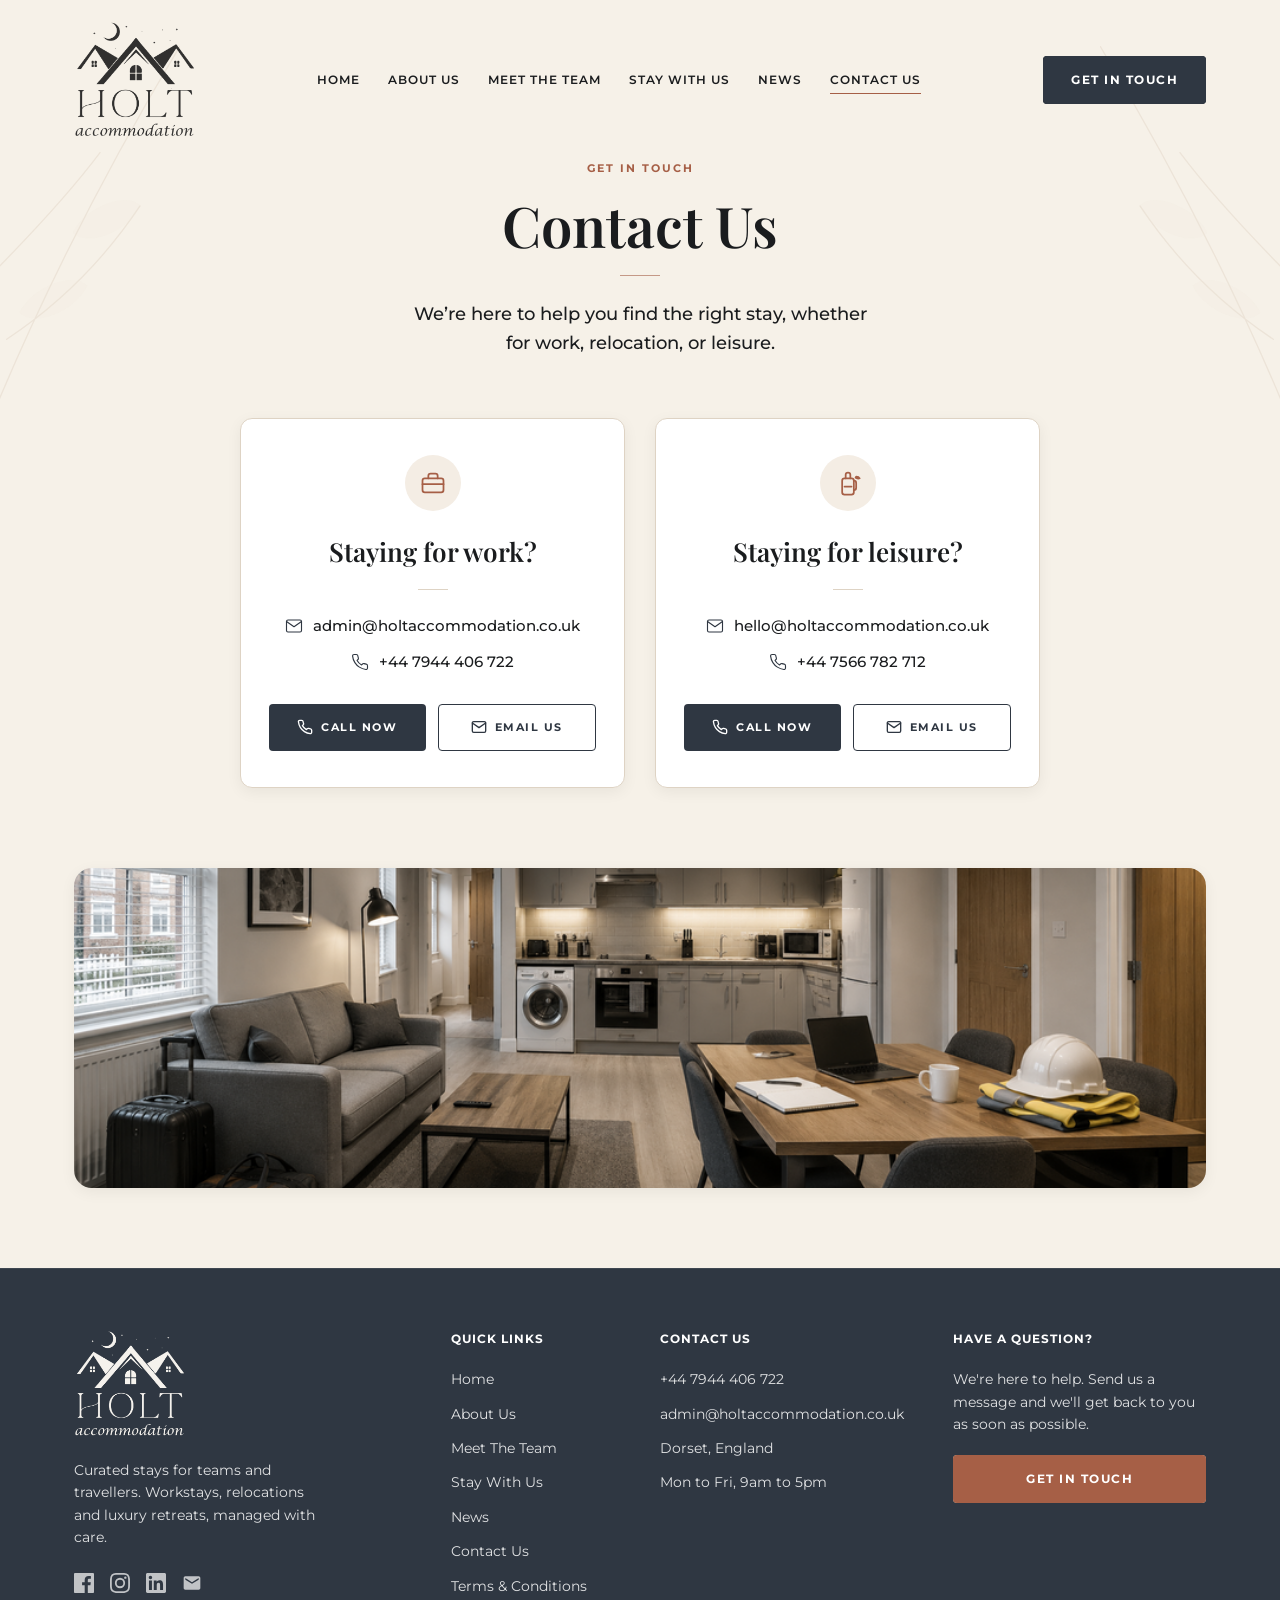
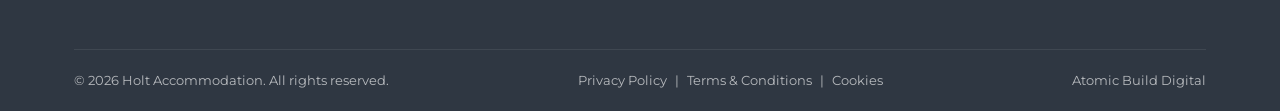
<file: contactus.html>
<!DOCTYPE html>
<html lang="en">
<head>
    <meta charset="UTF-8">
    <meta name="viewport" content="width=device-width, initial-scale=1.0">
    <title>Contact Us | Holt Accommodation</title>
    <link rel="preconnect" href="https://fonts.googleapis.com">
    <link rel="preconnect" href="https://fonts.gstatic.com" crossorigin>
    <link href="https://fonts.googleapis.com/css2?family=Montserrat:wght@400;500;600;700&family=Playfair+Display:wght@400;500;600;700;800;i&display=swap" rel="stylesheet">
    <link rel="stylesheet" href="styles.css">
</head>
<body class="contact-page">

    <header id="header" class="header">
        <div class="container header-container">
            <a href="index.html" class="logo">
                <img src="assets/images/logo.png" alt="Holt Accommodation Logo">
            </a>
            
            <nav class="nav-menu" id="navMenu">
                <ul class="nav-list">
                    <li><a href="index.html" class="nav-link">Home</a></li>
                    <li><a href="aboutus.html" class="nav-link">About Us</a></li>
                    <li><a href="meettheteam.html" class="nav-link">Meet The Team</a></li>
                    <li><a href="staywithus.html" class="nav-link">Stay With Us</a></li>
                    <li><a href="news.html" class="nav-link">News</a></li>
                    <li><a href="contactus.html" class="nav-link active">Contact Us</a></li>
                </ul>
                <a href="contactus.html" class="btn btn-olive mobile-enquire btn-pan-hover"><span>GET IN TOUCH</span></a>
            </nav>
            
            <div class="header-right">
                <a href="contactus.html" class="btn btn-olive desktop-enquire btn-pan-hover"><span>GET IN TOUCH</span></a>
                <button class="hamburger" id="hamburger" aria-label="Toggle Menu">
                    <span></span>
                    <span></span>
                    <span></span>
                </button>
            </div>
        </div>
    </header>

    <main>
        <section class="contact-hero section-padding">
            <div class="contact-botanical contact-botanical-left">
                <svg viewBox="0 0 150 300" fill="none" stroke="var(--beige)" stroke-width="1" opacity="0.3">
                    <path d="M0 300 Q60 150 150 0 M20 220 Q80 180 120 120 M0 180 Q60 120 90 80" stroke-linecap="round" stroke-linejoin="round"/>
                    <path d="M70 140 C 80 120, 110 110, 120 120 C 110 140, 80 150, 70 140" fill="var(--beige)" opacity="0.15"/>
                    <path d="M30 200 C 40 180, 70 170, 80 180 C 70 200, 40 210, 30 200" fill="var(--beige)" opacity="0.15"/>
                </svg>
            </div>
            
            <div class="contact-botanical contact-botanical-right">
                <svg viewBox="0 0 150 300" fill="none" stroke="var(--beige)" stroke-width="1" opacity="0.3">
                    <path d="M150 300 Q90 150 0 0 M130 220 Q70 180 30 120 M150 180 Q90 120 60 80" stroke-linecap="round" stroke-linejoin="round"/>
                    <path d="M80 140 C 70 120, 40 110, 30 120 C 40 140, 70 150, 80 140" fill="var(--beige)" opacity="0.15"/>
                    <path d="M120 200 C 110 180, 80 170, 70 180 C 80 200, 110 210, 120 200" fill="var(--beige)" opacity="0.15"/>
                </svg>
            </div>

            <div class="container contact-hero-content text-center js-reveal stagger-1">
                <span class="contact-label">GET IN TOUCH</span>
                <h1 class="contact-title font-serif">Contact Us</h1>
                
                <div class="contact-hero-divider"></div>
                
                <p class="contact-subtitle body-text">We’re here to help you find the right stay, whether for work, relocation, or leisure.</p>
            </div>
        </section>

        <section class="contact-cards-section">
            <div class="container">
                <div class="contact-cards-grid">
                    
                    <div class="contact-card js-reveal stagger-2" tabindex="0">
                        <div class="contact-card-icon">
                            <svg viewBox="0 0 24 24" width="28" height="28" fill="none" stroke="currentColor" stroke-width="1.5" stroke-linecap="round" stroke-linejoin="round">
                                <rect x="3" y="8" width="18" height="12" rx="2" ry="2"></rect>
                                <path d="M8 8V6a2 2 0 0 1 2-2h4a2 2 0 0 1 2 2v2"></path>
                                <line x1="3" y1="13" x2="21" y2="13"></line>
                            </svg>
                        </div>
                        <h2 class="contact-card-title font-serif">Staying for work?</h2>
                        
                        <div class="contact-card-divider"></div>

                        <div class="contact-info-list">
                            <div class="contact-info-item">
                                <svg viewBox="0 0 24 24" width="18" height="18" fill="none" stroke="var(--olive)" stroke-width="1.5" stroke-linecap="round" stroke-linejoin="round">
                                    <path d="M4 4h16c1.1 0 2 .9 2 2v12c0 1.1-.9 2-2 2H4c-1.1 0-2-.9-2-2V6c0-1.1.9-2 2-2z"></path>
                                    <polyline points="22,6 12,13 2,6"></polyline>
                                </svg>
                                <span>admin@holtaccommodation.co.uk</span>
                            </div>
                            <div class="contact-info-item">
                                <svg viewBox="0 0 24 24" width="18" height="18" fill="none" stroke="var(--olive)" stroke-width="1.5" stroke-linecap="round" stroke-linejoin="round">
                                    <path d="M22 16.92v3a2 2 0 0 1-2.18 2 19.79 19.79 0 0 1-8.63-3.07 19.5 19.5 0 0 1-6-6 19.79 19.79 0 0 1-3.07-8.67A2 2 0 0 1 4.11 2h3a2 2 0 0 1 2 1.72 12.84 12.84 0 0 0 .7 2.81 2 2 0 0 1-.45 2.11L8.09 9.91a16 16 0 0 0 6 6l1.27-1.27a2 2 0 0 1 2.11-.45 12.84 12.84 0 0 0 2.81.7A2 2 0 0 1 22 16.92z"></path>
                                </svg>
                                <span>+44 7944 406 722</span>
                            </div>
                        </div>

                        <div class="contact-btn-group">
                            <a href="tel:+447944406722" class="btn contact-btn-solid">
                                <svg viewBox="0 0 24 24" width="16" height="16" fill="none" stroke="currentColor" stroke-width="2" stroke-linecap="round" stroke-linejoin="round"><path d="M22 16.92v3a2 2 0 0 1-2.18 2 19.79 19.79 0 0 1-8.63-3.07 19.5 19.5 0 0 1-6-6 19.79 19.79 0 0 1-3.07-8.67A2 2 0 0 1 4.11 2h3a2 2 0 0 1 2 1.72 12.84 12.84 0 0 0 .7 2.81 2 2 0 0 1-.45 2.11L8.09 9.91a16 16 0 0 0 6 6l1.27-1.27a2 2 0 0 1 2.11-.45 12.84 12.84 0 0 0 2.81.7A2 2 0 0 1 22 16.92z"></path></svg>
                                CALL NOW
                            </a>
                            <a href="mailto:admin@holtaccommodation.co.uk?subject=Work stay enquiry" class="btn contact-btn-outline">
                                <svg viewBox="0 0 24 24" width="16" height="16" fill="none" stroke="currentColor" stroke-width="2" stroke-linecap="round" stroke-linejoin="round"><path d="M4 4h16c1.1 0 2 .9 2 2v12c0 1.1-.9 2-2 2H4c-1.1 0-2-.9-2-2V6c0-1.1.9-2 2-2z"></path><polyline points="22,6 12,13 2,6"></polyline></svg>
                                EMAIL US
                            </a>
                        </div>
                    </div>

                    <div class="contact-card js-reveal stagger-3" tabindex="0">
                        <div class="contact-card-icon">
                            <svg viewBox="0 0 24 24" width="28" height="28" fill="none" stroke="currentColor" stroke-width="1.5" stroke-linecap="round" stroke-linejoin="round">
                                <rect x="7" y="8" width="10" height="14" rx="2" ry="2"></rect>
                                <path d="M10 8V5a2 2 0 0 1 2-2v0a2 2 0 0 1 2 2v3"></path>
                                <path d="M15 15H9"></path>
                                <path d="M17 18a2 2 0 0 0 2-2v-4a2 2 0 0 0-2-2"></path>
                                <path d="M18.5 7.5 C19.5 8 21 8.5 22 8 C21.5 7 20 6.5 19 6.5 Z"></path>
                            </svg>
                        </div>
                        <h2 class="contact-card-title font-serif">Staying for leisure?</h2>
                        
                        <div class="contact-card-divider"></div>

                        <div class="contact-info-list">
                            <div class="contact-info-item">
                                <svg viewBox="0 0 24 24" width="18" height="18" fill="none" stroke="var(--olive)" stroke-width="1.5" stroke-linecap="round" stroke-linejoin="round">
                                    <path d="M4 4h16c1.1 0 2 .9 2 2v12c0 1.1-.9 2-2 2H4c-1.1 0-2-.9-2-2V6c0-1.1.9-2 2-2z"></path>
                                    <polyline points="22,6 12,13 2,6"></polyline>
                                </svg>
                                <span>hello@holtaccommodation.co.uk</span>
                            </div>
                            <div class="contact-info-item">
                                <svg viewBox="0 0 24 24" width="18" height="18" fill="none" stroke="var(--olive)" stroke-width="1.5" stroke-linecap="round" stroke-linejoin="round">
                                    <path d="M22 16.92v3a2 2 0 0 1-2.18 2 19.79 19.79 0 0 1-8.63-3.07 19.5 19.5 0 0 1-6-6 19.79 19.79 0 0 1-3.07-8.67A2 2 0 0 1 4.11 2h3a2 2 0 0 1 2 1.72 12.84 12.84 0 0 0 .7 2.81 2 2 0 0 1-.45 2.11L8.09 9.91a16 16 0 0 0 6 6l1.27-1.27a2 2 0 0 1 2.11-.45 12.84 12.84 0 0 0 2.81.7A2 2 0 0 1 22 16.92z"></path>
                                </svg>
                                <span>+44 7566 782 712</span>
                            </div>
                        </div>

                        <div class="contact-btn-group">
                            <a href="tel:+447566782712" class="btn contact-btn-solid">
                                <svg viewBox="0 0 24 24" width="16" height="16" fill="none" stroke="currentColor" stroke-width="2" stroke-linecap="round" stroke-linejoin="round"><path d="M22 16.92v3a2 2 0 0 1-2.18 2 19.79 19.79 0 0 1-8.63-3.07 19.5 19.5 0 0 1-6-6 19.79 19.79 0 0 1-3.07-8.67A2 2 0 0 1 4.11 2h3a2 2 0 0 1 2 1.72 12.84 12.84 0 0 0 .7 2.81 2 2 0 0 1-.45 2.11L8.09 9.91a16 16 0 0 0 6 6l1.27-1.27a2 2 0 0 1 2.11-.45 12.84 12.84 0 0 0 2.81.7A2 2 0 0 1 22 16.92z"></path></svg>
                                CALL NOW
                            </a>
                            <a href="mailto:hello@holtaccommodation.co.uk?subject=Leisure stay enquiry" class="btn contact-btn-outline">
                                <svg viewBox="0 0 24 24" width="16" height="16" fill="none" stroke="currentColor" stroke-width="2" stroke-linecap="round" stroke-linejoin="round"><path d="M4 4h16c1.1 0 2 .9 2 2v12c0 1.1-.9 2-2 2H4c-1.1 0-2-.9-2-2V6c0-1.1.9-2 2-2z"></path><polyline points="22,6 12,13 2,6"></polyline></svg>
                                EMAIL US
                            </a>
                        </div>
                    </div>

                </div>
            </div>
        </section>

        <section class="contact-image-section section-padding js-reveal">
            <div class="container">
                <div class="contact-image-wrapper">
                    <img src="assets/images/contactusbg.png" onerror="this.src='assets/images/idea 2.png'" alt="Luxurious stay with Holt Accommodation">
                </div>
            </div>
        </section>
    </main>

    <footer id="contact" class="footer bg-olive text-white js-reveal">
        <div class="container">
            <div class="footer-grid">
                <div class="footer-col">
                    <img src="assets/images/logo.png" alt="Holt Accommodation Logo" class="footer-logo">
                    <p class="footer-desc">Curated stays for teams and travellers. Workstays, relocations and luxury retreats, managed with care.</p>
                    <div class="social-links">
                        <a href="#" aria-label="Facebook"><svg viewBox="0 0 24 24" width="20" height="20"><path fill="currentColor" d="M22.675 0H1.325C.593 0 0 .593 0 1.325v21.351C0 23.407.593 24 1.325 24H12.82v-9.294H9.692v-3.622h3.128V8.413c0-3.1 1.893-4.788 4.659-4.788 1.325 0 2.463.099 2.795.143v3.24l-1.918.001c-1.504 0-1.795.715-1.795 1.763v2.313h3.587l-.467 3.622h-3.12V24h6.116c.73 0 1.323-.593 1.323-1.325V1.325C24 .593 23.407 0 22.675 0z"/></svg></a>
                        <a href="#" aria-label="Instagram"><svg viewBox="0 0 24 24" width="20" height="20"><path fill="currentColor" d="M12 2.163c3.204 0 3.584.012 4.85.07 3.252.148 4.771 1.691 4.919 4.919.058 1.265.069 1.645.069 4.849 0 3.205-.012 3.584-.069 4.849-.149 3.225-1.664 4.771-4.919 4.919-1.266.058-1.644.07-4.85.07-3.204 0-3.584-.012-4.849-.07-3.26-.149-4.771-1.699-4.919-4.92-.058-1.265-.07-1.644-.07-4.849 0-3.204.013-3.583.07-4.849.149-3.227 1.664-4.771 4.919-4.919 1.266-.057 1.645-.069 4.849-.069zM12 0C8.741 0 8.333.014 7.053.072 2.695.272.273 2.69.073 7.052.014 8.333 0 8.741 0 12c0 3.259.014 3.668.072 4.948.2 4.358 2.618 6.78 6.98 6.98C8.333 23.986 8.741 24 12 24c3.259 0 3.668-.014 4.948-.072 4.354-.2 6.782-2.618 6.979-6.98.059-1.28.073-1.689.073-4.948 0-3.259-.014-3.667-.072-4.947-.196-4.354-2.617-6.78-6.979-6.98C15.668.014 15.259 0 12 0zm0 5.838a6.162 6.162 0 100 12.324 6.162 6.162 0 000-12.324zM12 16a4 4 0 110-8 4 4 0 010 8zm6.406-11.845a1.44 1.44 0 100 2.881 1.44 1.44 0 000-2.881z"/></svg></a>
                        <a href="#" aria-label="LinkedIn"><svg viewBox="0 0 24 24" width="20" height="20"><path fill="currentColor" d="M20.447 20.452h-3.554v-5.569c0-1.328-.027-3.037-1.852-3.037-1.853 0-2.136 1.445-2.136 2.939v5.667H9.351V9h3.414v1.561h.046c.477-.9 1.637-1.85 3.37-1.85 3.601 0 4.267 2.37 4.267 5.455v6.286zM5.337 7.433c-1.144 0-2.063-.926-2.063-2.065 0-1.138.92-2.063 2.063-2.063 1.14 0 2.064.925 2.064 2.063 0 1.139-.925 2.065-2.064 2.065zm1.782 13.019H3.555V9h3.564v11.452zM22.225 0H1.771C.792 0 0 .774 0 1.729v20.542C0 23.227.792 24 1.771 24h20.451C23.2 24 24 23.227 24 22.271V1.729C24 .774 23.2 0 22.225 0z"/></svg></a>
                        <a href="#" aria-label="Email"><svg viewBox="0 0 24 24" width="20" height="20"><path fill="currentColor" d="M20 4H4c-1.1 0-1.99.9-1.99 2L2 18c0 1.1.9 2 2 2h16c1.1 0 2-.9 2-2V6c0-1.1-.9-2-2-2zm0 4l-8 5-8-5V6l8 5 8-5v2z"/></svg></a>
                    </div>
                </div>
                
                <div class="footer-col">
                    <h4 class="footer-heading">Quick Links</h4>
                    <ul class="footer-links">
                        <li><a href="index.html">Home</a></li>
                        <li><a href="aboutus.html">About Us</a></li>
                        <li><a href="meettheteam.html">Meet The Team</a></li>
                        <li><a href="staywithus.html">Stay With Us</a></li>
                        <li><a href="news.html">News</a></li>
                        <li><a href="contactus.html">Contact Us</a></li>
                        <li><a href="terms.html">Terms & Conditions</a></li>
                    </ul>
                </div>

                <div class="footer-col">
                    <h4 class="footer-heading">Contact Us</h4>
                    <ul class="footer-contact">
                        <li>+44 7944 406 722</li>
                        <li>admin@holtaccommodation.co.uk</li>
                        <li>Dorset, England</li>
                        <li>Mon to Fri, 9am to 5pm</li>
                    </ul>
                </div>

                <div class="footer-col" id="enquire">
                    <h4 class="footer-heading">Have a question?</h4>
                    <p class="footer-text">We're here to help. Send us a message and we'll get back to you as soon as possible.</p>
                    <a href="contactus.html" class="btn btn-terracotta btn-full footer-enquire-btn btn-pan-hover" style="background-color: var(--beige); color: var(--white);"><span>GET IN TOUCH</span></a>
                </div>
            </div>

            <div class="footer-bottom">
                <p>&copy; 2026 Holt Accommodation. All rights reserved.</p>
                <p class="footer-legal">
                    <a href="#">Privacy Policy</a> | 
                    <a href="#">Terms & Conditions</a> | 
                    <a href="#">Cookies</a>
                </p>
                <p>Atomic Build Digital</p>
            </div>
        </div>
    </footer>

    <script src="script.js"></script>
</body>
</html>
</file>
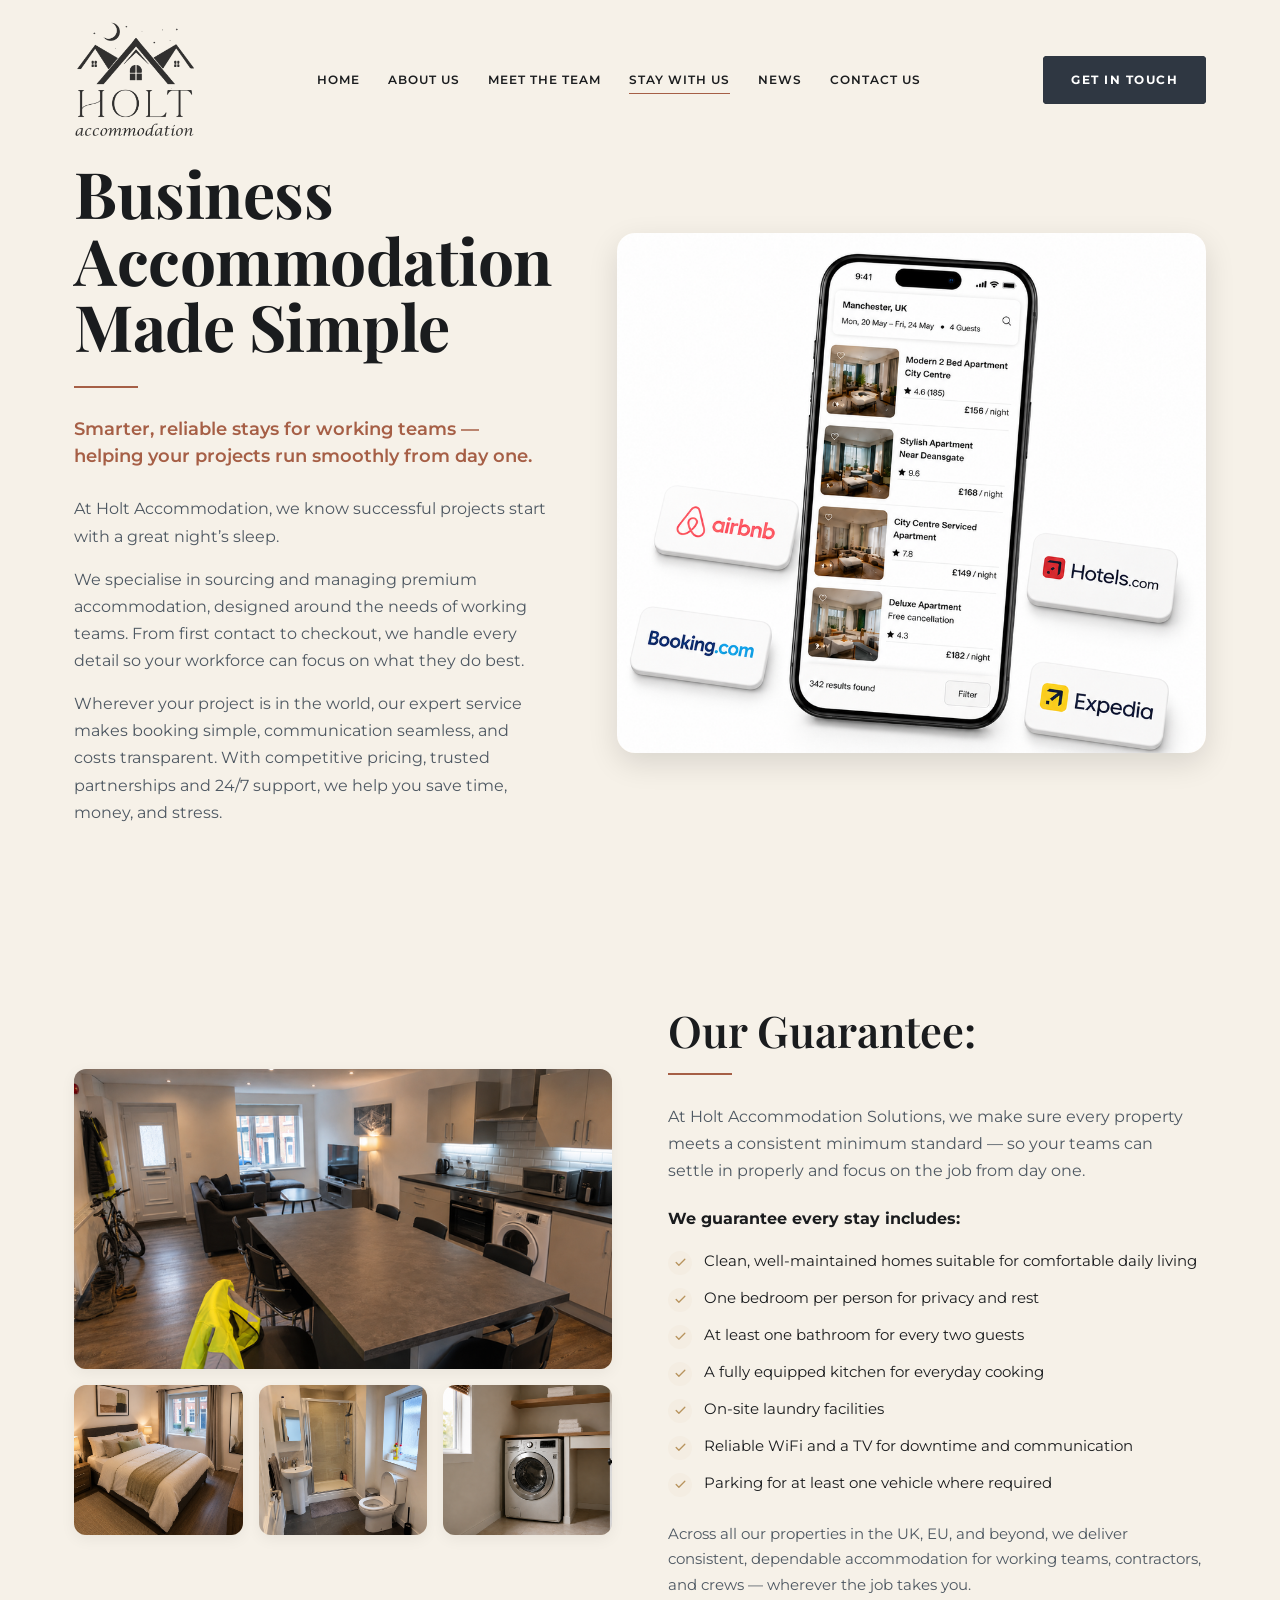
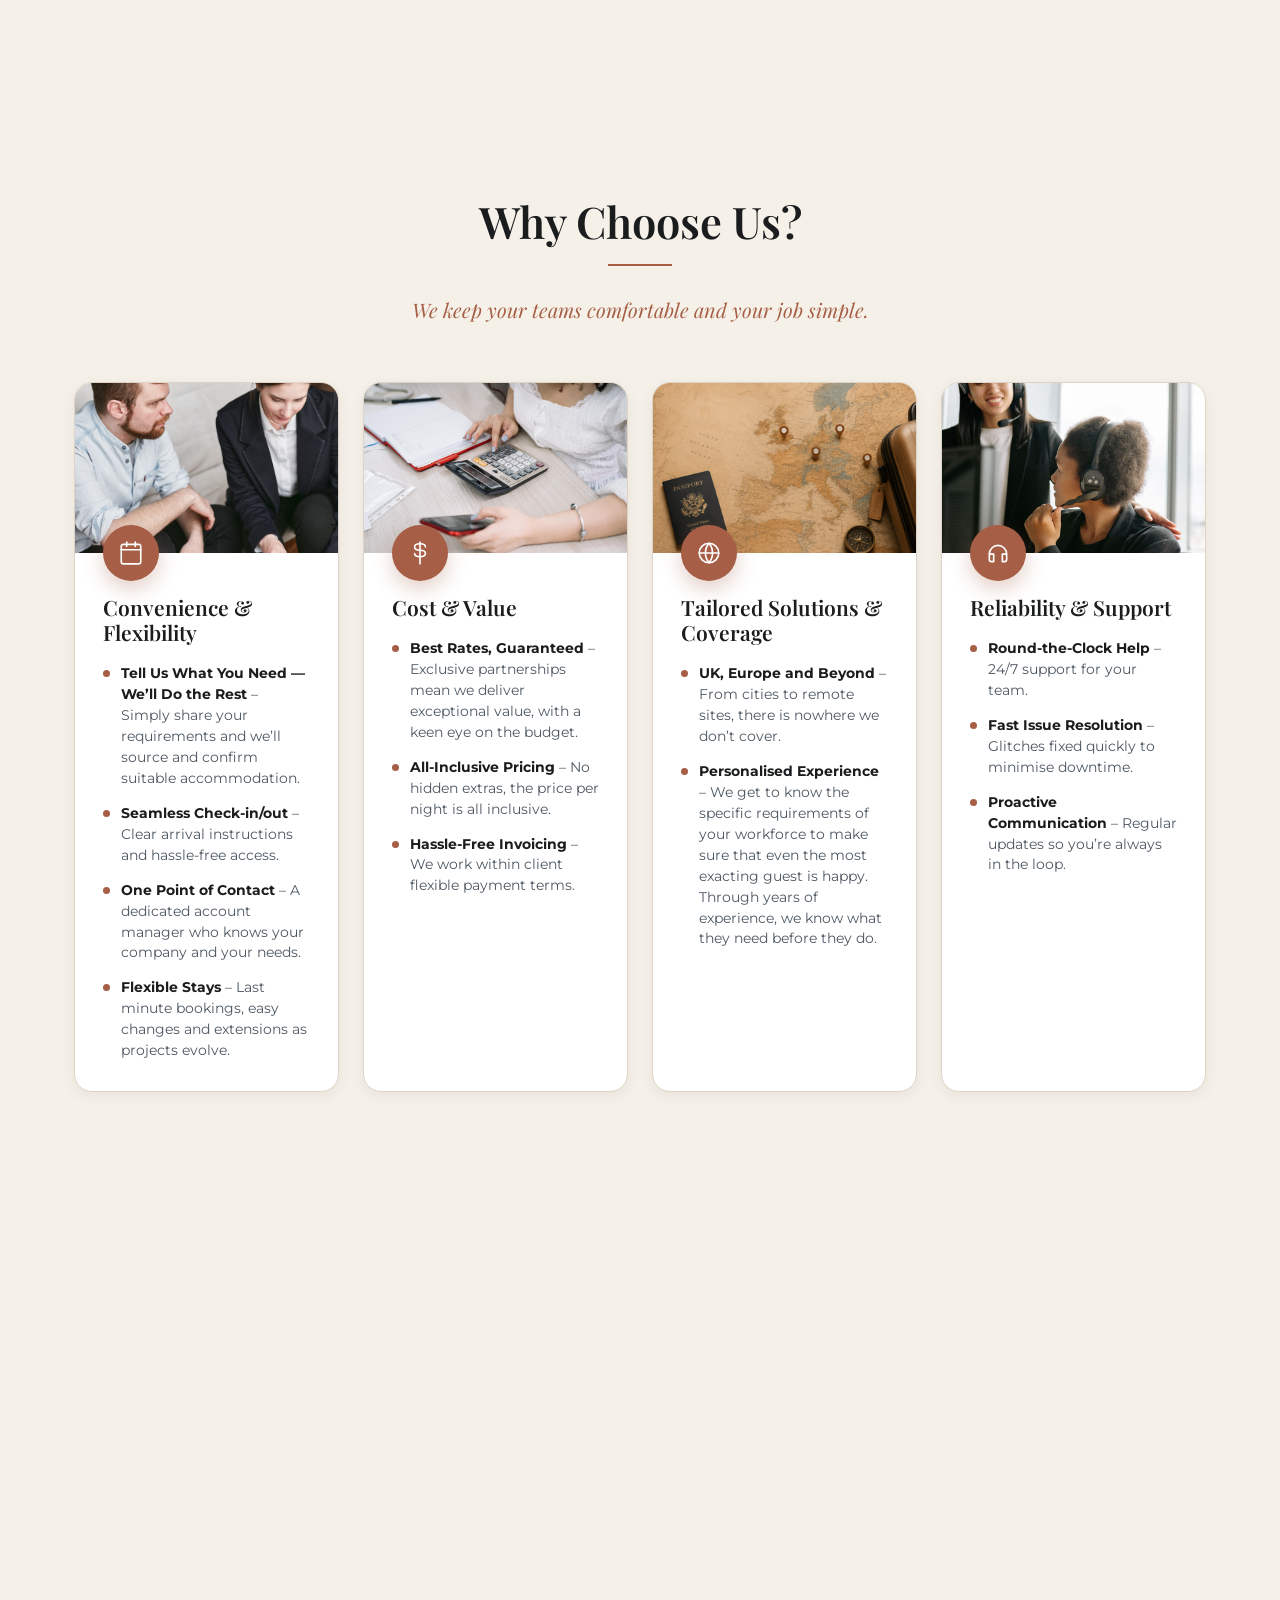
<file: corporatestays.html>
<!DOCTYPE html>
<html lang="en">
<head>
    <meta charset="UTF-8">
    <meta name="viewport" content="width=device-width, initial-scale=1.0">
    <title>Corporate Stays - Holt Accommodation</title>
    <link rel="preconnect" href="https://fonts.googleapis.com">
    <link rel="preconnect" href="https://fonts.gstatic.com" crossorigin>
    <link href="https://fonts.googleapis.com/css2?family=Montserrat:wght@400;500;600;700&family=Playfair+Display:wght@400;500;600;700;i&display=swap" rel="stylesheet">
    <link rel="stylesheet" href="styles.css">
</head>
<body class="corporate-stays-page">

    <header id="header" class="header staywithus-header">
        <div class="container header-container">
            <a href="index.html" class="logo">
                <img src="assets/images/logo.png" alt="Holt Accommodation Logo">
            </a>
            
            <nav class="nav-menu" id="navMenu">
                <ul class="nav-list staywithus-nav-list">
                    <li><a href="index.html" class="nav-link">Home</a></li>
                    <li><a href="aboutus.html" class="nav-link">About Us</a></li>
                    <li><a href="meettheteam.html" class="nav-link">Meet The Team</a></li>
                    <li><a href="staywithus.html" class="nav-link active">Stay With Us</a></li>
                    <li><a href="news.html" class="nav-link">News</a></li>
                    <li><a href="contactus.html" class="nav-link">Contact Us</a></li>
                </ul>
                <a href="contactus.html" class="btn btn-olive mobile-enquire btn-pan-hover"><span>Get In Touch</span></a>
            </nav>
            
            <div class="header-right">
                <a href="contactus.html" class="btn btn-olive desktop-enquire btn-pan-hover"><span>Get In Touch</span></a>
                <button class="hamburger staywithus-hamburger" id="hamburger" aria-label="Toggle Menu">
                    <span></span>
                    <span></span>
                    <span></span>
                </button>
            </div>
        </div>
    </header>

    <main>
        <!-- ============================ HERO ============================ -->
        <section class="corp-hero js-reveal">
            <div class="container">
                <div class="corp-hero-grid">

                    <!-- Left: editorial copy -->
                    <div class="corp-hero-copy fade-in stagger-1">
                        <h1 class="corp-hero-title">Business<br>Accommodation<br>Made Simple</h1>
                        <span class="corp-rule" aria-hidden="true"></span>
                        <p class="corp-hero-lede">Smarter, reliable stays for working teams &mdash; helping your projects run smoothly from day one.</p>
                        <div class="corp-hero-body">
                            <p>At Holt Accommodation, we know successful projects start with a great night&rsquo;s sleep.</p>
                            <p>We specialise in sourcing and managing premium accommodation, designed around the needs of working teams. From first contact to checkout, we handle every detail so your workforce can focus on what they do best.</p>
                            <p>Wherever your project is in the world, our expert service makes booking simple, communication seamless, and costs transparent. With competitive pricing, trusted partnerships and 24/7 support, we help you save time, money, and stress.</p>
                        </div>
                    </div>

                    <!-- Right: single hero image -->
                    <div class="corp-hero-visual fade-in stagger-2">
                        <figure class="corp-hero-image">
                            <!-- Replace this src with your chosen picture when you have it -->
                            <img src="assets/images/herophone.png" alt="Bright, modern serviced apartment living room" loading="lazy" onerror="this.style.display='none'">
                            <span class="corp-photo-fallback">Add your hero image here</span>
                        </figure>
                    </div>

                </div>
            </div>
        </section>

        <!-- ========================= OUR GUARANTEE ========================= -->
        <section class="corp-guarantee section-padding js-reveal">
            <div class="container">
                <div class="corp-guarantee-grid">

                    <!-- Left: image collage -->
                    <div class="corp-collage fade-in stagger-1">
                        <div class="corp-collage-main corp-photo">
                            <img src="assets/images/newbuskitchen.png" alt="Modern, fully equipped kitchen and dining space" loading="lazy" onerror="this.style.display='none'">
                            <span class="corp-photo-fallback">Kitchen &amp; dining</span>
                        </div>
                        <div class="corp-collage-row">
                            <div class="corp-collage-cell corp-photo">
                                <img src="assets/images/bedroompic.png" alt="Comfortable private bedroom" loading="lazy" onerror="this.style.display='none'">
                                <span class="corp-photo-fallback">Bedroom</span>
                            </div>
                            <div class="corp-collage-cell corp-photo">
                                <img src="assets/images/bathroomimage.png" alt="Clean modern bathroom" loading="lazy" onerror="this.style.display='none'">
                                <span class="corp-photo-fallback">Bathroom</span>
                            </div>
                            <div class="corp-collage-cell corp-photo">
                                <img src="assets/images/laundryroom.png" alt="On-site laundry facilities" loading="lazy" onerror="this.style.display='none'">
                                <span class="corp-photo-fallback">Laundry</span>
                            </div>
                        </div>
                    </div>

                    <!-- Right: copy + checklist -->
                    <div class="corp-guarantee-copy fade-in stagger-2">
                        <h2 class="corp-section-title">Our Guarantee:</h2>
                        <span class="corp-rule" aria-hidden="true"></span>
                        <p class="corp-guarantee-intro">At Holt Accommodation Solutions, we make sure every property meets a consistent minimum standard &mdash; so your teams can settle in properly and focus on the job from day one.</p>
                        <p class="corp-guarantee-lead">We guarantee every stay includes:</p>
                        <ul class="corp-check-list">
                            <li><span class="corp-check" aria-hidden="true"><svg viewBox="0 0 24 24" fill="none" stroke="currentColor" stroke-width="2.4" stroke-linecap="round" stroke-linejoin="round"><polyline points="20 6 9 17 4 12"></polyline></svg></span>Clean, well-maintained homes suitable for comfortable daily living</li>
                            <li><span class="corp-check" aria-hidden="true"><svg viewBox="0 0 24 24" fill="none" stroke="currentColor" stroke-width="2.4" stroke-linecap="round" stroke-linejoin="round"><polyline points="20 6 9 17 4 12"></polyline></svg></span>One bedroom per person for privacy and rest</li>
                            <li><span class="corp-check" aria-hidden="true"><svg viewBox="0 0 24 24" fill="none" stroke="currentColor" stroke-width="2.4" stroke-linecap="round" stroke-linejoin="round"><polyline points="20 6 9 17 4 12"></polyline></svg></span>At least one bathroom for every two guests</li>
                            <li><span class="corp-check" aria-hidden="true"><svg viewBox="0 0 24 24" fill="none" stroke="currentColor" stroke-width="2.4" stroke-linecap="round" stroke-linejoin="round"><polyline points="20 6 9 17 4 12"></polyline></svg></span>A fully equipped kitchen for everyday cooking</li>
                            <li><span class="corp-check" aria-hidden="true"><svg viewBox="0 0 24 24" fill="none" stroke="currentColor" stroke-width="2.4" stroke-linecap="round" stroke-linejoin="round"><polyline points="20 6 9 17 4 12"></polyline></svg></span>On-site laundry facilities</li>
                            <li><span class="corp-check" aria-hidden="true"><svg viewBox="0 0 24 24" fill="none" stroke="currentColor" stroke-width="2.4" stroke-linecap="round" stroke-linejoin="round"><polyline points="20 6 9 17 4 12"></polyline></svg></span>Reliable WiFi and a TV for downtime and communication</li>
                            <li><span class="corp-check" aria-hidden="true"><svg viewBox="0 0 24 24" fill="none" stroke="currentColor" stroke-width="2.4" stroke-linecap="round" stroke-linejoin="round"><polyline points="20 6 9 17 4 12"></polyline></svg></span>Parking for at least one vehicle where required</li>
                        </ul>
                        <p class="corp-guarantee-close">Across all our properties in the UK, EU, and beyond, we deliver consistent, dependable accommodation for working teams, contractors, and crews &mdash; wherever the job takes you.</p>
                    </div>

                </div>
            </div>
        </section>

        <!-- ========================= WHY CHOOSE US ========================= -->
        <section class="corp-why section-padding js-reveal">
            <div class="container">
                <div class="corp-why-head text-center fade-in">
                    <h2 class="corp-section-title">Why Choose Us?</h2>
                    <span class="corp-rule corp-rule--center" aria-hidden="true"></span>
                    <p class="corp-why-sub">We keep your teams comfortable and your job simple.</p>
                </div>

                <div class="corp-why-grid fade-in stagger-1">

                    <!-- Card 1 -->
                    <article class="corp-why-card">
                        <div class="corp-why-photo corp-photo">
                            <img src="assets/images/pexelscover1.jpg" alt="Team planning a project together with a tablet" loading="lazy" onerror="this.style.display='none'">
                            <span class="corp-photo-fallback">Planning together</span>
                        </div>
                        <span class="corp-why-icon">
                            <svg viewBox="0 0 24 24" fill="none" stroke="currentColor" stroke-width="1.5" stroke-linecap="round" stroke-linejoin="round"><rect x="3" y="4" width="18" height="18" rx="2"></rect><line x1="3" y1="9" x2="21" y2="9"></line><line x1="8" y1="2" x2="8" y2="6"></line><line x1="16" y1="2" x2="16" y2="6"></line></svg>
                        </span>
                        <div class="corp-why-body">
                            <h3 class="corp-why-title">Convenience &amp; Flexibility</h3>
                            <ul class="corp-why-list">
                                <li><span class="corp-tick" aria-hidden="true"></span><span><strong>Tell Us What You Need &mdash; We&rsquo;ll Do the Rest</strong> &ndash; Simply share your requirements and we&rsquo;ll source and confirm suitable accommodation.</span></li>
                                <li><span class="corp-tick" aria-hidden="true"></span><span><strong>Seamless Check-in/out</strong> &ndash; Clear arrival instructions and hassle-free access.</span></li>
                                <li><span class="corp-tick" aria-hidden="true"></span><span><strong>One Point of Contact</strong> &ndash; A dedicated account manager who knows your company and your needs.</span></li>
                                <li><span class="corp-tick" aria-hidden="true"></span><span><strong>Flexible Stays</strong> &ndash; Last minute bookings, easy changes and extensions as projects evolve.</span></li>
                            </ul>
                        </div>
                    </article>

                    <!-- Card 2 -->
                    <article class="corp-why-card">
                        <div class="corp-why-photo corp-photo">
                            <img src="assets/images/pexelscover2.jpg" alt="Calculator and documents for transparent pricing" loading="lazy" onerror="this.style.display='none'">
                            <span class="corp-photo-fallback">Transparent pricing</span>
                        </div>
                        <span class="corp-why-icon">
                            <svg viewBox="0 0 24 24" fill="none" stroke="currentColor" stroke-width="1.5" stroke-linecap="round" stroke-linejoin="round"><path d="M17 6.5C17 4.6 14.8 3.5 12 3.5S7 4.6 7 6.5 9.2 9.5 12 9.5s5 1.1 5 3-2.2 3-5 3-5-1.1-5-3"></path><line x1="12" y1="2" x2="12" y2="22"></line></svg>
                        </span>
                        <div class="corp-why-body">
                            <h3 class="corp-why-title">Cost &amp; Value</h3>
                            <ul class="corp-why-list">
                                <li><span class="corp-tick" aria-hidden="true"></span><span><strong>Best Rates, Guaranteed</strong> &ndash; Exclusive partnerships mean we deliver exceptional value, with a keen eye on the budget.</span></li>
                                <li><span class="corp-tick" aria-hidden="true"></span><span><strong>All-Inclusive Pricing</strong> &ndash; No hidden extras, the price per night is all inclusive.</span></li>
                                <li><span class="corp-tick" aria-hidden="true"></span><span><strong>Hassle-Free Invoicing</strong> &ndash; We work within client flexible payment terms.</span></li>
                            </ul>
                        </div>
                    </article>

                    <!-- Card 3 -->
                    <article class="corp-why-card">
                        <div class="corp-why-photo corp-photo">
                            <img src="assets/images/pexelsmaps (1).png" alt="Van on an open road heading to a remote site" loading="lazy" onerror="this.style.display='none'">
                            <span class="corp-photo-fallback">UK, Europe &amp; beyond</span>
                        </div>
                        <span class="corp-why-icon">
                            <svg viewBox="0 0 24 24" fill="none" stroke="currentColor" stroke-width="1.5" stroke-linecap="round" stroke-linejoin="round"><circle cx="12" cy="12" r="9"></circle><line x1="3" y1="12" x2="21" y2="12"></line><path d="M12 3a14 14 0 0 1 0 18 14 14 0 0 1 0-18z"></path></svg>
                        </span>
                        <div class="corp-why-body">
                            <h3 class="corp-why-title">Tailored Solutions &amp; Coverage</h3>
                            <ul class="corp-why-list">
                                <li><span class="corp-tick" aria-hidden="true"></span><span><strong>UK, Europe and Beyond</strong> &ndash; From cities to remote sites, there is nowhere we don&rsquo;t cover.</span></li>
                                <li><span class="corp-tick" aria-hidden="true"></span><span><strong>Personalised Experience</strong> &ndash; We get to know the specific requirements of your workforce to make sure that even the most exacting guest is happy. Through years of experience, we know what they need before they do.</span></li>
                            </ul>
                        </div>
                    </article>

                    <!-- Card 4 -->
                    <article class="corp-why-card">
                        <div class="corp-why-photo corp-photo">
                            <img src="assets/images/pexels-yankrukov-8867254 (1).jpg" alt="Friendly customer support agent wearing a headset" loading="lazy" onerror="this.style.display='none'">
                            <span class="corp-photo-fallback">24/7 support</span>
                        </div>
                        <span class="corp-why-icon">
                            <svg viewBox="0 0 24 24" fill="none" stroke="currentColor" stroke-width="1.5" stroke-linecap="round" stroke-linejoin="round"><path d="M4 13a8 8 0 0 1 16 0v5a2 2 0 0 1-2 2h-2v-7h4"></path><path d="M4 13v5a2 2 0 0 0 2 2h2v-7H4"></path></svg>
                        </span>
                        <div class="corp-why-body">
                            <h3 class="corp-why-title">Reliability &amp; Support</h3>
                            <ul class="corp-why-list">
                                <li><span class="corp-tick" aria-hidden="true"></span><span><strong>Round-the-Clock Help</strong> &ndash; 24/7 support for your team.</span></li>
                                <li><span class="corp-tick" aria-hidden="true"></span><span><strong>Fast Issue Resolution</strong> &ndash; Glitches fixed quickly to minimise downtime.</span></li>
                                <li><span class="corp-tick" aria-hidden="true"></span><span><strong>Proactive Communication</strong> &ndash; Regular updates so you&rsquo;re always in the loop.</span></li>
                            </ul>
                        </div>
                    </article>

                </div>

                <!-- Decorative house divider -->
                <div class="corp-house-divider fade-in" aria-hidden="true">
                    <span class="corp-house-line"></span>
                    <span class="corp-house-mark">
                        <svg viewBox="0 0 24 24" fill="none" stroke="currentColor" stroke-width="1.5" stroke-linecap="round" stroke-linejoin="round"><path d="M3 10.5 12 3l9 7.5"></path><path d="M5 9.5V20a1 1 0 0 0 1 1h12a1 1 0 0 0 1-1V9.5"></path><path d="M9.5 21v-6h5v6"></path></svg>
                    </span>
                    <span class="corp-house-line"></span>
                </div>
            </div>
        </section>

        <section id="corporate-contact-form" class="corporate-contact section-padding js-reveal">
            <div class="container">
                <div class="corporate-contact-inner">
                    <div class="corporate-contact-copy fade-in stagger-1">
                        <h2>Tell us what your team needs</h2>
                        <p>Share a few details and we’ll prepare suitable accommodation options for your project. There is no upfront cost to enquire.</p>
                        
                        <div class="corporate-savings-note-wrap">
                            <svg class="corporate-arrow" viewBox="0 0 100 50" fill="none" stroke="var(--terracotta)" stroke-width="2" stroke-linecap="round" stroke-linejoin="round">
                                <path d="M10,10 Q40,40 80,20" />
                                <polyline points="70,15 80,20 75,30" />
                            </svg>
                        </div>
                    </div>

                    <div class="corporate-form-card fade-in stagger-2">
                        <form id="corporate-contact-form-element">
                            <div class="corporate-form-grid">
                                <div class="corporate-field">
                                    <label for="contact-name">Full name *</label>
                                    <input type="text" id="contact-name" name="contact-name" required>
                                </div>

                                <div class="corporate-field">
                                    <label for="contact-phone">Phone number *</label>
                                    <input type="tel" id="contact-phone" name="contact-phone" required>
                                </div>
                                
                                <div class="corporate-field">
                                    <label for="contact-email">Email address *</label>
                                    <input type="email" id="contact-email" name="contact-email" required>
                                </div>
                                
                                <div class="corporate-field">
                                    <label for="contact-company">Company name</label>
                                    <input type="text" id="contact-company" name="contact-company">
                                </div>

                                <div class="corporate-field full-width">
                                    <label for="contact-location">Where in the UK do you need accommodation? *</label>
                                    <input type="text" id="contact-location" name="contact-location" required>
                                </div>
                                
                                <div class="corporate-field">
                                    <label for="contact-arrival">Arrival date</label>
                                    <input type="date" id="contact-arrival" name="contact-arrival">
                                </div>

                                <div class="corporate-field">
                                    <label for="contact-guests">How many guests or team members? *</label>
                                    <input type="number" id="contact-guests" name="contact-guests" min="1" required>
                                </div>
                                
                                <div class="corporate-field">
                                    <label for="contact-bedrooms">How many bedrooms are needed?</label>
                                    <input type="number" id="contact-bedrooms" name="contact-bedrooms" min="1">
                                </div>

                                <div class="corporate-field full-width">
                                    <label for="contact-type">What type of property are you looking for?</label>
                                    <select id="contact-type" name="contact-type">
                                        <option value="" disabled selected>Select property type</option>
                                        <option value="Contractor accommodation">Contractor accommodation</option>
                                        <option value="Whole house accommodation">Whole house accommodation</option>
                                    </select>
                                </div>
                                
                                <div class="corporate-field full-width">
                                    <label for="contact-extra">Tell us what your team needs / extra requirements</label>
                                    <textarea id="contact-extra" name="contact-extra" rows="4" placeholder="e.g. Parking, laundry, WiFi, separate bedrooms, close to site, flexible dates, longer stay, etc."></textarea>
                                </div>
                            </div>
                            
                            <button type="submit" class="btn btn-olive btn-full corporate-submit corporate-btn-shake">
                                <span>CONTACT NOW</span>
                            </button>
                            
                            <div id="contact-success-msg" class="corporate-form-success" aria-live="polite" style="display: none;">
                                <h4>Thank you.</h4>
                                <p>Your email is ready. Please review it in your email app and press send.</p>
                            </div>
                        </form>
                    </div>
                </div>
            </div>
        </section>
    </main>

    <footer id="contact" class="footer bg-olive text-white js-reveal">
        <div class="container">
            <div class="footer-grid">
                <div class="footer-col">
                    <img src="assets/images/logo.png" alt="Holt Accommodation Logo" class="footer-logo">
                    <p class="footer-desc">Curated stays for teams and travellers. Workstays, relocations and luxury retreats, managed with care.</p>
                    <div class="social-links">
                        <a href="#" aria-label="Facebook"><svg viewBox="0 0 24 24" width="20" height="20"><path fill="currentColor" d="M22.675 0H1.325C.593 0 0 .593 0 1.325v21.351C0 23.407.593 24 1.325 24H12.82v-9.294H9.692v-3.622h3.128V8.413c0-3.1 1.893-4.788 4.659-4.788 1.325 0 2.463.099 2.795.143v3.24l-1.918.001c-1.504 0-1.795.715-1.795 1.763v2.313h3.587l-.467 3.622h-3.12V24h6.116c.73 0 1.323-.593 1.323-1.325V1.325C24 .593 23.407 0 22.675 0z"/></svg></a>
                        <a href="#" aria-label="Instagram"><svg viewBox="0 0 24 24" width="20" height="20"><path fill="currentColor" d="M12 2.163c3.204 0 3.584.012 4.85.07 3.252.148 4.771 1.691 4.919 4.919.058 1.265.069 1.645.069 4.849 0 3.205-.012 3.584-.069 4.849-.149 3.225-1.664 4.771-4.919 4.919-1.266.058-1.644.07-4.85.07-3.204 0-3.584-.012-4.849-.07-3.26-.149-4.771-1.699-4.919-4.92-.058-1.265-.07-1.644-.07-4.849 0-3.204.013-3.583.07-4.849.149-3.227 1.664-4.771 4.919-4.919 1.266-.057 1.645-.069 4.849-.069zM12 0C8.741 0 8.333.014 7.053.072 2.695.272.273 2.69.073 7.052.014 8.333 0 8.741 0 12c0 3.259.014 3.668.072 4.948.2 4.358 2.618 6.78 6.98 6.98C8.333 23.986 8.741 24 12 24c3.259 0 3.668-.014 4.948-.072 4.354-.2 6.782-2.618 6.979-6.98.059-1.28.073-1.689.073-4.948 0-3.259-.014-3.667-.072-4.947-.196-4.354-2.617-6.78-6.979-6.98C15.668.014 15.259 0 12 0zm0 5.838a6.162 6.162 0 100 12.324 6.162 6.162 0 000-12.324zM12 16a4 4 0 110-8 4 4 0 010 8zm6.406-11.845a1.44 1.44 0 100 2.881 1.44 1.44 0 000-2.881z"/></svg></a>
                        <a href="#" aria-label="LinkedIn"><svg viewBox="0 0 24 24" width="20" height="20"><path fill="currentColor" d="M20.447 20.452h-3.554v-5.569c0-1.328-.027-3.037-1.852-3.037-1.853 0-2.136 1.445-2.136 2.939v5.667H9.351V9h3.414v1.561h.046c.477-.9 1.637-1.85 3.37-1.85 3.601 0 4.267 2.37 4.267 5.455v6.286zM5.337 7.433c-1.144 0-2.063-.926-2.063-2.065 0-1.138.92-2.063 2.063-2.063 1.14 0 2.064.925 2.064 2.063 0 1.139-.925 2.065-2.064 2.065zm1.782 13.019H3.555V9h3.564v11.452zM22.225 0H1.771C.792 0 0 .774 0 1.729v20.542C0 23.227.792 24 1.771 24h20.451C23.2 24 24 23.227 24 22.271V1.729C24 .774 23.2 0 22.225 0z"/></svg></a>
                        <a href="#" aria-label="Email"><svg viewBox="0 0 24 24" width="20" height="20"><path fill="currentColor" d="M20 4H4c-1.1 0-1.99.9-1.99 2L2 18c0 1.1.9 2 2 2h16c1.1 0 2-.9 2-2V6c0-1.1-.9-2-2-2zm0 4l-8 5-8-5V6l8 5 8-5v2z"/></svg></a>
                    </div>
                </div>
                
                <div class="footer-col">
                    <h4 class="footer-heading">Quick Links</h4>
                    <ul class="footer-links">
                        <li><a href="index.html">Home</a></li>
                        <li><a href="aboutus.html">About Us</a></li>
                        <li><a href="meettheteam.html">Meet The Team</a></li>
                        <li><a href="staywithus.html">Stay With Us</a></li>
                        <li><a href="news.html">News</a></li>
                        <li><a href="contactus.html">Contact Us</a></li>
                        <li><a href="terms.html">Terms & Conditions</a></li>
                    </ul>
                </div>

                <div class="footer-col">
                    <h4 class="footer-heading">Contact Us</h4>
                    <ul class="footer-contact">
                        <li>+44 7944 406 722</li>
                        <li>admin@holtaccommodation.co.uk</li>
                        <li>Dorset, England</li>
                        <li>Mon to Fri, 9am to 5pm</li>
                    </ul>
                </div>

                <div class="footer-col" id="enquire">
                    <h4 class="footer-heading">Enquire Now</h4>
                    <p class="footer-text">Let us create the perfect stay for your team or your getaway.</p>
                    <a href="contactus.html" class="btn btn-terracotta btn-full footer-enquire-btn btn-pan-hover"><span>Send An Enquiry</span></a>
                </div>
            </div>

            <div class="footer-bottom">
                <p>&copy; 2026 Holt Accommodation. All rights reserved.</p>
                <p class="footer-legal">
                    <a href="#">Privacy Policy</a> | 
                    <a href="#">Terms & Conditions</a> | 
                    <a href="#">Cookies</a>
                </p>
                <p>Atomic Build Digital</p>
            </div>
        </div>
    </footer>

    <script src="script.js"></script>
</body>
</html>
</file>
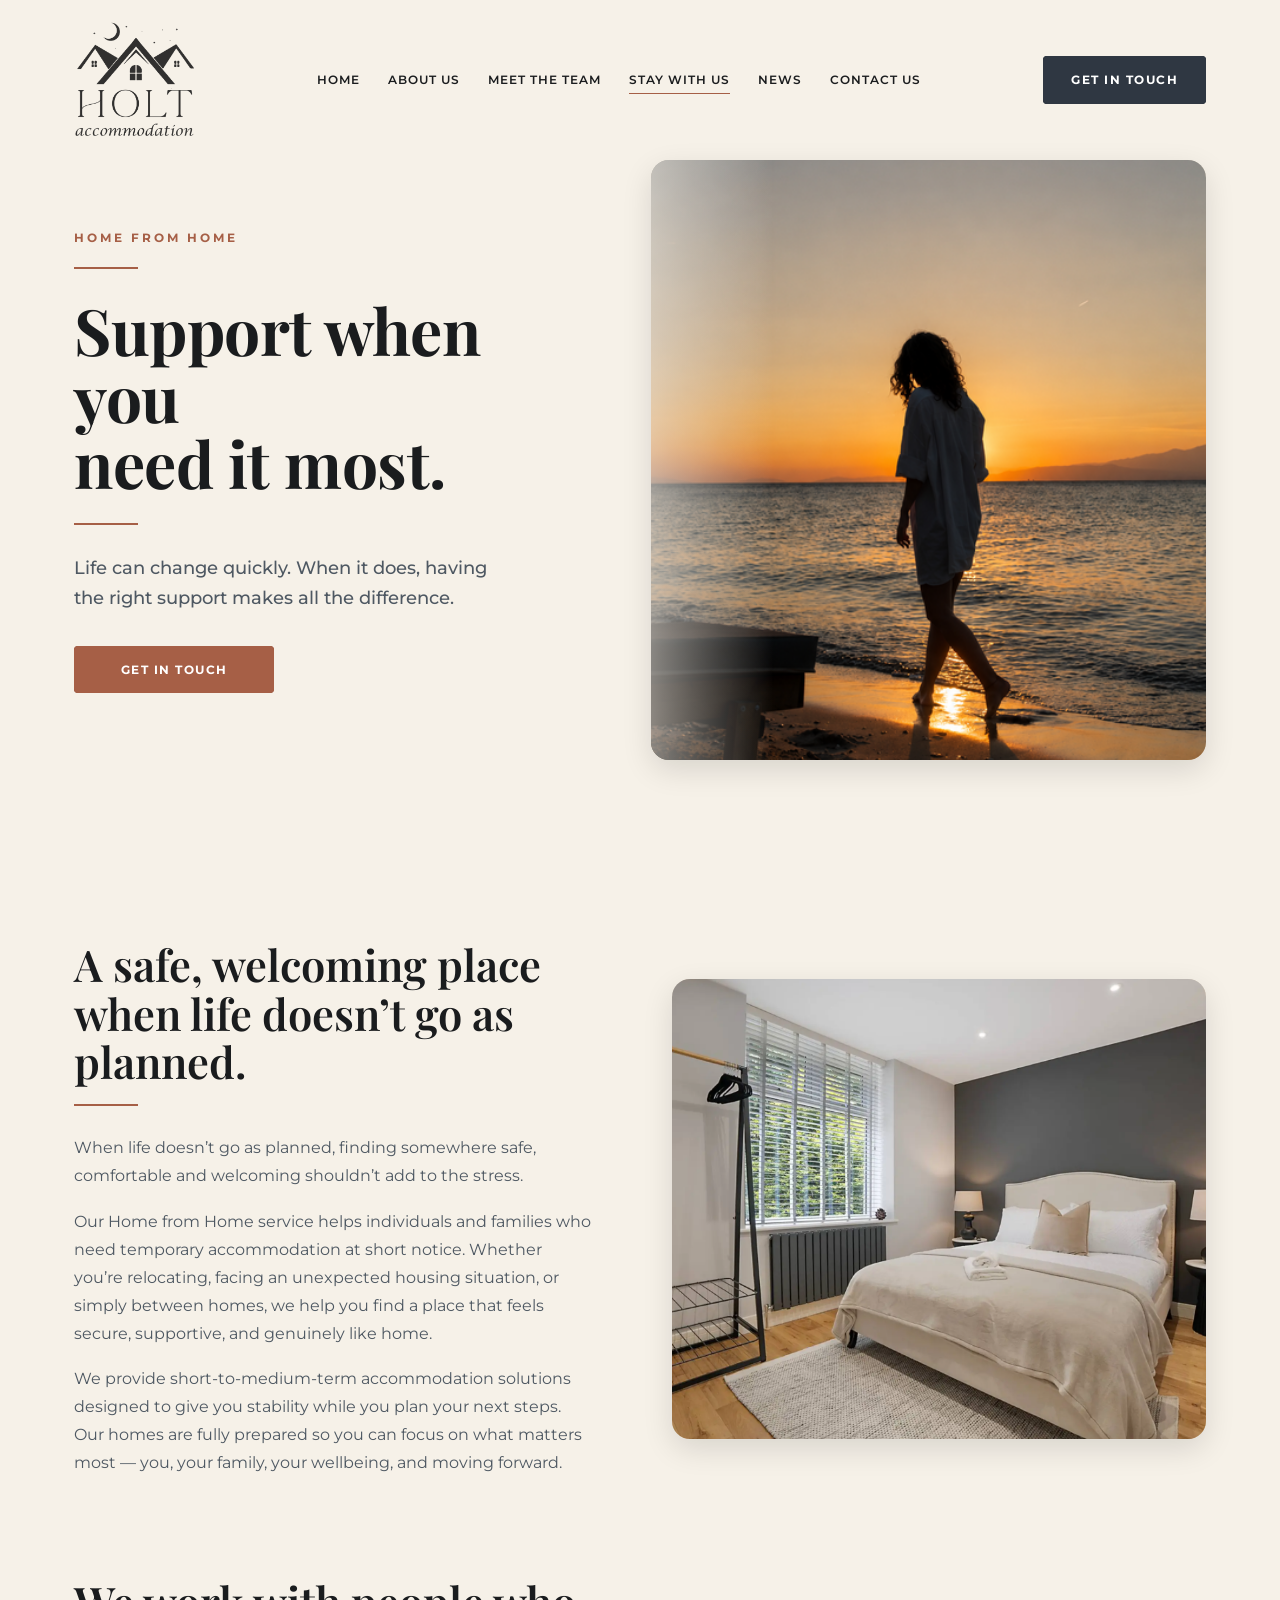
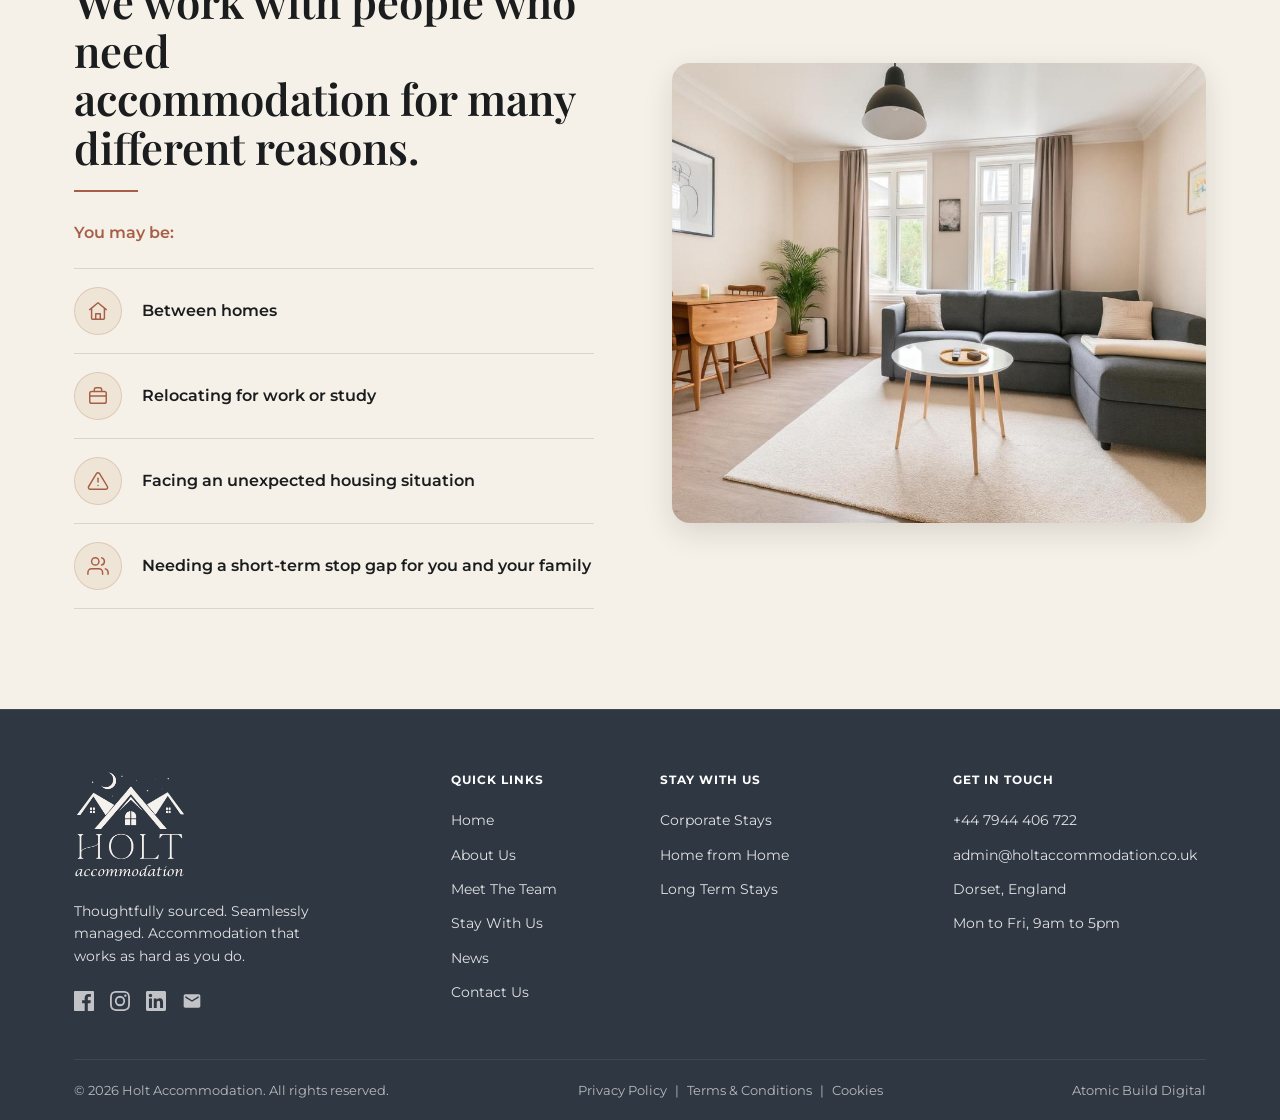
<file: home4home.html>
<!DOCTYPE html>
<html lang="en">
<head>
    <meta charset="UTF-8">
    <meta name="viewport" content="width=device-width, initial-scale=1.0">
    <title>Home from Home - Holt Accommodation</title>
    <link rel="preconnect" href="https://fonts.googleapis.com">
    <link rel="preconnect" href="https://fonts.gstatic.com" crossorigin>
    <link href="https://fonts.googleapis.com/css2?family=Montserrat:wght@400;500;600;700&family=Playfair+Display:wght@400;500;600;700;i&display=swap" rel="stylesheet">
    <link rel="stylesheet" href="styles.css">
</head>
<body class="home4home-page">

    <header id="header" class="header staywithus-header">
        <div class="container header-container">
            <a href="index.html" class="logo">
                <img src="assets/images/logo.png" alt="Holt Accommodation Logo">
            </a>

            <nav class="nav-menu" id="navMenu">
                <ul class="nav-list staywithus-nav-list">
                    <li><a href="index.html" class="nav-link">Home</a></li>
                    <li><a href="aboutus.html" class="nav-link">About Us</a></li>
                    <li><a href="meettheteam.html" class="nav-link">Meet The Team</a></li>
                    <li><a href="staywithus.html" class="nav-link active">Stay With Us</a></li>
                    <li><a href="news.html" class="nav-link">News</a></li>
                    <li><a href="contactus.html" class="nav-link">Contact Us</a></li>
                </ul>
                <a href="contactus.html" class="btn btn-olive mobile-enquire btn-pan-hover"><span>Get In Touch</span></a>
            </nav>

            <div class="header-right">
                <a href="contactus.html" class="btn btn-olive desktop-enquire btn-pan-hover"><span>Get In Touch</span></a>
                <button class="hamburger staywithus-hamburger" id="hamburger" aria-label="Toggle Menu">
                    <span></span>
                    <span></span>
                    <span></span>
                </button>
            </div>
        </div>
    </header>

    <main>
        <!-- ============================ HERO ============================ -->
        <section class="h4h-hero js-reveal" aria-labelledby="h4h-hero-title">
            <div class="container">
                <div class="h4h-hero-grid">

                    <!-- Left: editorial copy -->
                    <div class="h4h-hero-copy fade-in stagger-1">
                        <span class="h4h-eyebrow">Home from Home</span>
                        <span class="corp-rule h4h-rule" aria-hidden="true"></span>
                        <h1 class="h4h-hero-title" id="h4h-hero-title">Support when you<br>need it most.</h1>
                        <span class="corp-rule h4h-rule" aria-hidden="true"></span>
                        <p class="h4h-hero-lede">Life can change quickly. When it does, having the right support makes all the difference.</p>
                        <a href="contactus.html" class="btn btn-terracotta h4h-hero-btn btn-pan-hover"><span>Get In Touch</span></a>
                    </div>

                    <!-- Right: fade slideshow -->
                    <div class="h4h-hero-visual fade-in stagger-2">
                        <div class="h4h-hero-slider" role="group" aria-roledescription="slideshow" aria-label="Holt Home from Home accommodation">
                            <figure class="h4h-slide is-active">
                                <img src="assets/images/homeperson.png" alt="Comfortable serviced accommodation living room" onerror="this.style.display='none'">
                            </figure>
                            <figure class="h4h-slide">
                                <img src="assets/images/home4homeroom.png" alt="Calm temporary accommodation lounge" loading="lazy" onerror="this.style.display='none'">
                            </figure>
                            <figure class="h4h-slide">
                                <img src="assets/images/home4homewalk.png" alt="Welcoming furnished home interior" loading="lazy" onerror="this.style.display='none'">
                            </figure>
                            <span class="h4h-photo-fallback" aria-hidden="true">Add your hero images here</span>
                        </div>
                    </div>

                </div>
            </div>
        </section>

        <!-- ============================ SECTION 1: INTRO ============================ -->
        <section class="h4h-intro section-padding js-reveal" aria-labelledby="h4h-intro-title">
            <div class="container">
                <div class="h4h-intro-grid">

                    <!-- Left copy -->
                    <div class="h4h-intro-copy fade-in stagger-1">
                        <h2 class="h4h-section-title" id="h4h-intro-title">A safe, welcoming place<br>when life doesn&rsquo;t go as planned.</h2>
                        <span class="corp-rule h4h-rule" aria-hidden="true"></span>
                        <p>When life doesn&rsquo;t go as planned, finding somewhere safe, comfortable and welcoming shouldn&rsquo;t add to the stress.</p>
                        <p>Our Home from Home service helps individuals and families who need temporary accommodation at short notice. Whether you&rsquo;re relocating, facing an unexpected housing situation, or simply between homes, we help you find a place that feels secure, supportive, and genuinely like home.</p>
                        <p>We provide short-to-medium-term accommodation solutions designed to give you stability while you plan your next steps. Our homes are fully prepared so you can focus on what matters most &mdash; you, your family, your wellbeing, and moving forward.</p>
                    </div>

                    <!-- Right image -->
                    <div class="h4h-intro-visual fade-in stagger-2">
                        <figure class="h4h-photo h4h-intro-photo">
                            <img src="assets/images/Bedroom 3.png" alt="Calm furnished bedroom for short-term accommodation" loading="lazy" onerror="this.style.display='none'">
                            <span class="h4h-photo-fallback">Bedroom</span>
                        </figure>
                    </div>

                </div>
            </div>
        </section>

        <!-- ============================ SECTION 2: REASONS ============================ -->
        <section class="h4h-reasons section-padding js-reveal" aria-labelledby="h4h-reasons-title">
            <div class="container">
                <div class="h4h-reasons-grid">

                    <!-- Left copy + list -->
                    <div class="h4h-reasons-copy fade-in stagger-1">
                        <h2 class="h4h-section-title" id="h4h-reasons-title">We work with people who need<br>accommodation for many different reasons.</h2>
                        <span class="corp-rule h4h-rule" aria-hidden="true"></span>
                        <p class="h4h-reasons-label">You may be:</p>
                        <ul class="h4h-reason-list">
                            <li class="h4h-reason">
                                <span class="h4h-reason-icon" aria-hidden="true">
                                    <svg viewBox="0 0 24 24" fill="none" stroke="currentColor" stroke-width="1.6" stroke-linecap="round" stroke-linejoin="round"><path d="M3 10.5 12 3l9 7.5"></path><path d="M5 9.5V20a1 1 0 0 0 1 1h12a1 1 0 0 0 1-1V9.5"></path><path d="M9.5 21v-6h5v6"></path></svg>
                                </span>
                                <span class="h4h-reason-text">Between homes</span>
                            </li>
                            <li class="h4h-reason">
                                <span class="h4h-reason-icon" aria-hidden="true">
                                    <svg viewBox="0 0 24 24" fill="none" stroke="currentColor" stroke-width="1.6" stroke-linecap="round" stroke-linejoin="round"><rect x="3" y="7" width="18" height="13" rx="2"></rect><path d="M8 7V5a2 2 0 0 1 2-2h4a2 2 0 0 1 2 2v2"></path><line x1="3" y1="12" x2="21" y2="12"></line></svg>
                                </span>
                                <span class="h4h-reason-text">Relocating for work or study</span>
                            </li>
                            <li class="h4h-reason">
                                <span class="h4h-reason-icon" aria-hidden="true">
                                    <svg viewBox="0 0 24 24" fill="none" stroke="currentColor" stroke-width="1.6" stroke-linecap="round" stroke-linejoin="round"><path d="M10.29 3.86 1.82 18a2 2 0 0 0 1.71 3h16.94a2 2 0 0 0 1.71-3L13.71 3.86a2 2 0 0 0-3.42 0z"></path><line x1="12" y1="9" x2="12" y2="13"></line><line x1="12" y1="17" x2="12.01" y2="17"></line></svg>
                                </span>
                                <span class="h4h-reason-text">Facing an unexpected housing situation</span>
                            </li>
                            <li class="h4h-reason">
                                <span class="h4h-reason-icon" aria-hidden="true">
                                    <svg viewBox="0 0 24 24" fill="none" stroke="currentColor" stroke-width="1.6" stroke-linecap="round" stroke-linejoin="round"><path d="M17 21v-2a4 4 0 0 0-4-4H5a4 4 0 0 0-4 4v2"></path><circle cx="9" cy="7" r="4"></circle><path d="M23 21v-2a4 4 0 0 0-3-3.87"></path><path d="M16 3.13a4 4 0 0 1 0 7.75"></path></svg>
                                </span>
                                <span class="h4h-reason-text">Needing a short-term stop gap for you and your family</span>
                            </li>
                        </ul>
                    </div>

                    <!-- Right image -->
                    <div class="h4h-reasons-visual fade-in stagger-2">
                        <figure class="h4h-photo h4h-reasons-photo">
                            <img src="assets/images/Central - Living.jpg" alt="Bright kitchen and dining space in a furnished temporary home" loading="lazy" onerror="this.style.display='none'">
                            <span class="h4h-photo-fallback">Kitchen &amp; dining</span>
                        </figure>
                    </div>

                </div>
            </div>
        </section>

       
    </main>

    <footer id="contact" class="footer bg-olive text-white js-reveal">
        <div class="container">
            <div class="footer-grid">
                <div class="footer-col">
                    <img src="assets/images/logo.png" alt="Holt Accommodation Logo" class="footer-logo">
                    <p class="footer-desc">Thoughtfully sourced. Seamlessly managed. Accommodation that works as hard as you do.</p>
                    <div class="social-links">
                        <a href="#" aria-label="Facebook"><svg viewBox="0 0 24 24" width="20" height="20"><path fill="currentColor" d="M22.675 0H1.325C.593 0 0 .593 0 1.325v21.351C0 23.407.593 24 1.325 24H12.82v-9.294H9.692v-3.622h3.128V8.413c0-3.1 1.893-4.788 4.659-4.788 1.325 0 2.463.099 2.795.143v3.24l-1.918.001c-1.504 0-1.795.715-1.795 1.763v2.313h3.587l-.467 3.622h-3.12V24h6.116c.73 0 1.323-.593 1.323-1.325V1.325C24 .593 23.407 0 22.675 0z"/></svg></a>
                        <a href="#" aria-label="Instagram"><svg viewBox="0 0 24 24" width="20" height="20"><path fill="currentColor" d="M12 2.163c3.204 0 3.584.012 4.85.07 3.252.148 4.771 1.691 4.919 4.919.058 1.265.069 1.645.069 4.849 0 3.205-.012 3.584-.069 4.849-.149 3.225-1.664 4.771-4.919 4.919-1.266.058-1.644.07-4.85.07-3.204 0-3.584-.012-4.849-.07-3.26-.149-4.771-1.699-4.919-4.92-.058-1.265-.07-1.644-.07-4.849 0-3.204.013-3.583.07-4.849.149-3.227 1.664-4.771 4.919-4.919 1.266-.057 1.645-.069 4.849-.069zM12 0C8.741 0 8.333.014 7.053.072 2.695.272.273 2.69.073 7.052.014 8.333 0 8.741 0 12c0 3.259.014 3.668.072 4.948.2 4.358 2.618 6.78 6.98 6.98C8.333 23.986 8.741 24 12 24c3.259 0 3.668-.014 4.948-.072 4.354-.2 6.782-2.618 6.979-6.98.059-1.28.073-1.689.073-4.948 0-3.259-.014-3.667-.072-4.947-.196-4.354-2.617-6.78-6.979-6.98C15.668.014 15.259 0 12 0zm0 5.838a6.162 6.162 0 100 12.324 6.162 6.162 0 000-12.324zM12 16a4 4 0 110-8 4 4 0 010 8zm6.406-11.845a1.44 1.44 0 100 2.881 1.44 1.44 0 000-2.881z"/></svg></a>
                        <a href="#" aria-label="LinkedIn"><svg viewBox="0 0 24 24" width="20" height="20"><path fill="currentColor" d="M20.447 20.452h-3.554v-5.569c0-1.328-.027-3.037-1.852-3.037-1.853 0-2.136 1.445-2.136 2.939v5.667H9.351V9h3.414v1.561h.046c.477-.9 1.637-1.85 3.37-1.85 3.601 0 4.267 2.37 4.267 5.455v6.286zM5.337 7.433c-1.144 0-2.063-.926-2.063-2.065 0-1.138.92-2.063 2.063-2.063 1.14 0 2.064.925 2.064 2.063 0 1.139-.925 2.065-2.064 2.065zm1.782 13.019H3.555V9h3.564v11.452zM22.225 0H1.771C.792 0 0 .774 0 1.729v20.542C0 23.227.792 24 1.771 24h20.451C23.2 24 24 23.227 24 22.271V1.729C24 .774 23.2 0 22.225 0z"/></svg></a>
                        <a href="#" aria-label="Email"><svg viewBox="0 0 24 24" width="20" height="20"><path fill="currentColor" d="M20 4H4c-1.1 0-1.99.9-1.99 2L2 18c0 1.1.9 2 2 2h16c1.1 0 2-.9 2-2V6c0-1.1-.9-2-2-2zm0 4l-8 5-8-5V6l8 5 8-5v2z"/></svg></a>
                    </div>
                </div>

                <div class="footer-col">
                    <h4 class="footer-heading">Quick Links</h4>
                    <ul class="footer-links">
                        <li><a href="index.html">Home</a></li>
                        <li><a href="aboutus.html">About Us</a></li>
                        <li><a href="meettheteam.html">Meet The Team</a></li>
                        <li><a href="staywithus.html">Stay With Us</a></li>
                        <li><a href="news.html">News</a></li>
                        <li><a href="contactus.html">Contact Us</a></li>
                    </ul>
                </div>

                <div class="footer-col">
                    <h4 class="footer-heading">Stay With Us</h4>
                    <ul class="footer-links">
                        <li><a href="corporatestays.html">Corporate Stays</a></li>
                        <li><a href="home4home.html">Home from Home</a></li>
                        <li><a href="longtermstays.html">Long Term Stays</a></li>
                    </ul>
                </div>

                <div class="footer-col">
                    <h4 class="footer-heading">Get In Touch</h4>
                    <ul class="footer-contact">
                        <li>+44 7944 406 722</li>
                        <li>admin@holtaccommodation.co.uk</li>
                        <li>Dorset, England</li>
                        <li>Mon to Fri, 9am to 5pm</li>
                    </ul>
                </div>
            </div>

            <div class="footer-bottom">
                <p>&copy; 2026 Holt Accommodation. All rights reserved.</p>
                <p class="footer-legal">
                    <a href="#">Privacy Policy</a> |
                    <a href="#">Terms & Conditions</a> |
                    <a href="#">Cookies</a>
                </p>
                <p>Atomic Build Digital</p>
            </div>
        </div>
    </footer>

    <script src="script.js"></script>
</body>
</html>
</file>
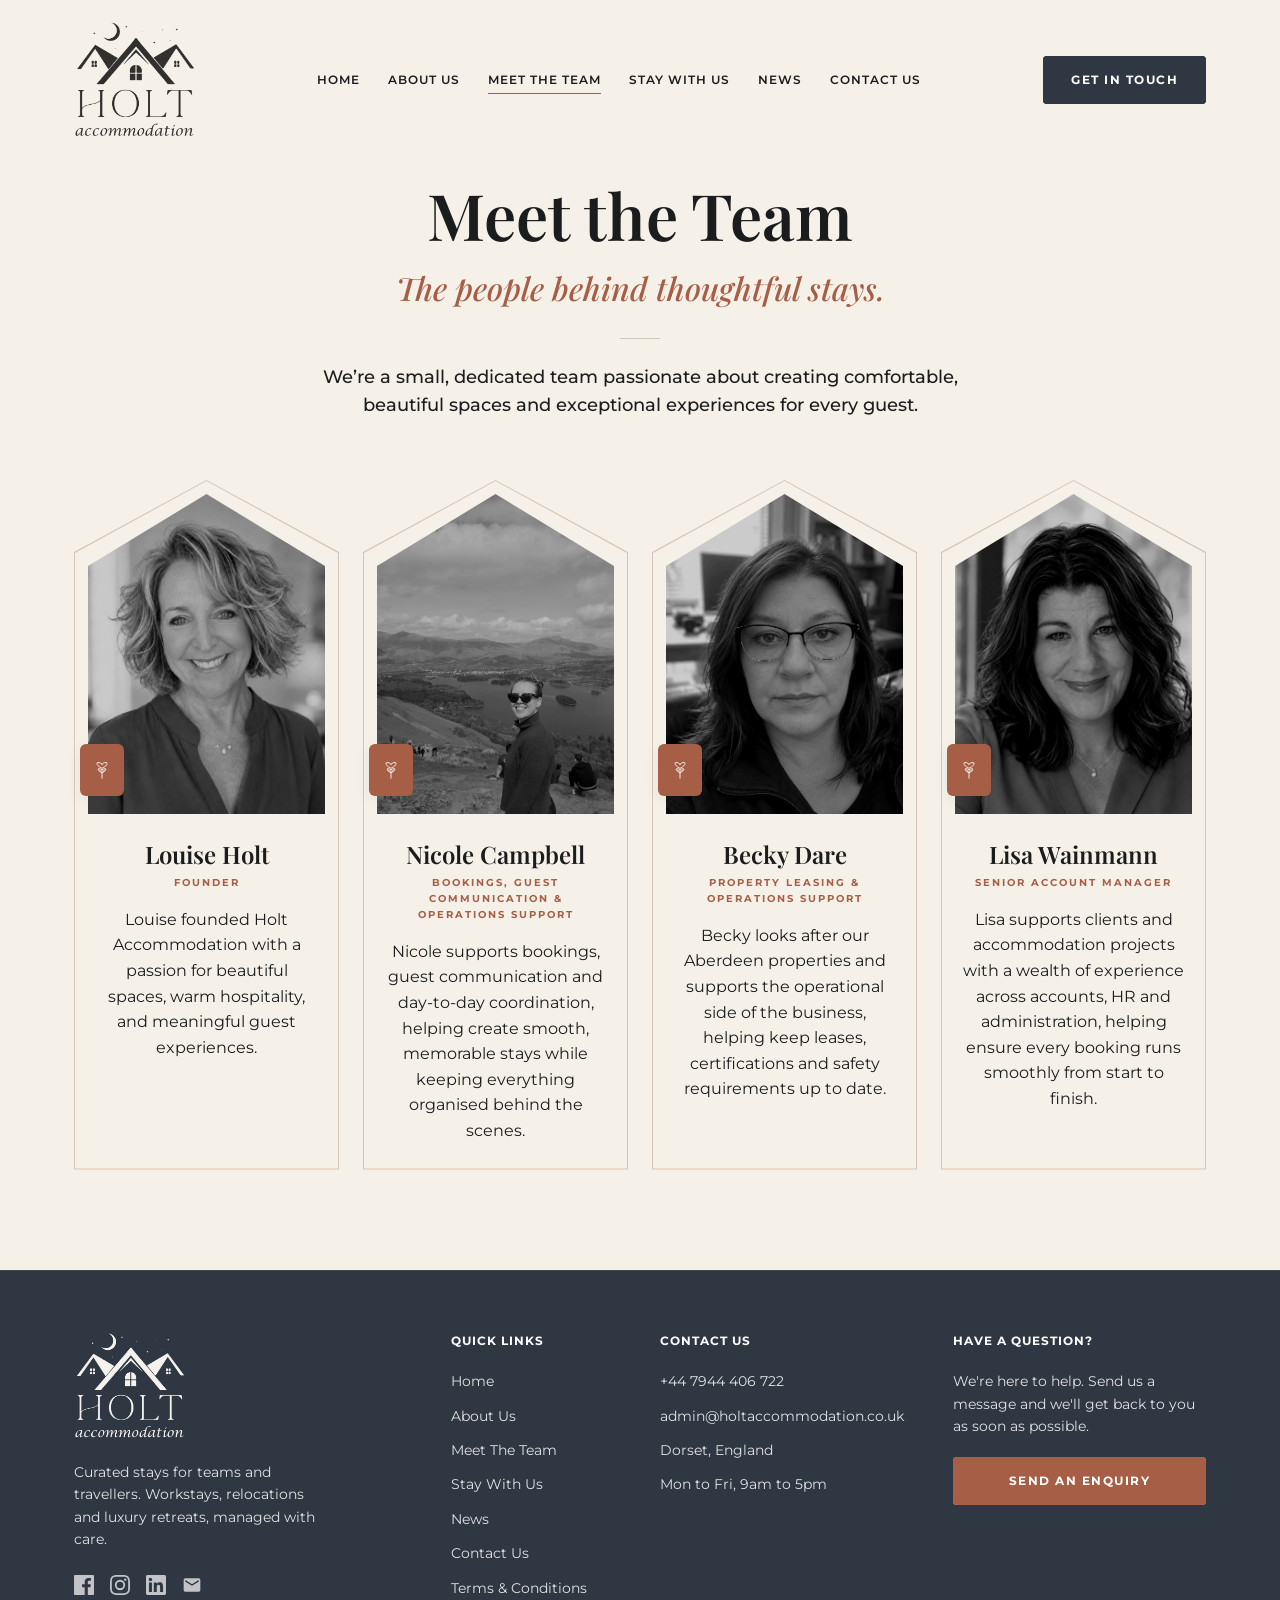
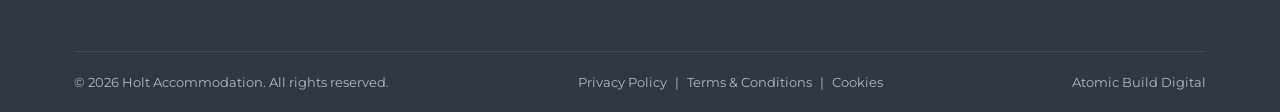
<file: meettheteam.html>
<!DOCTYPE html>
<html lang="en">
<head>
    <meta charset="UTF-8">
    <meta name="viewport" content="width=device-width, initial-scale=1.0">
    <title>Meet the Team | Holt Accommodation</title>
    <link rel="preconnect" href="https://fonts.googleapis.com">
    <link rel="preconnect" href="https://fonts.gstatic.com" crossorigin>
    <link href="https://fonts.googleapis.com/css2?family=Montserrat:wght@400;500;600;700&family=Playfair+Display:wght@400;500;600;700;800;i&display=swap" rel="stylesheet">
    <link rel="stylesheet" href="styles.css">
</head>
<body class="meet-team-page">

    <header id="header" class="header">
        <div class="container header-container">
            <a href="index.html" class="logo">
                <img src="assets/images/logo.png" alt="Holt Accommodation Logo">
            </a>
            
            <nav class="nav-menu" id="navMenu">
                <ul class="nav-list">
                    <li><a href="index.html" class="nav-link">Home</a></li>
                    <li><a href="aboutus.html" class="nav-link">About Us</a></li>
                    <li><a href="meettheteam.html" class="nav-link active">Meet The Team</a></li>
                    <li class="nav-item-dropdown">
                        <a href="staywithus.html" class="nav-link" aria-haspopup="true" aria-expanded="false">Stay With Us</a>
                        <ul class="nav-dropdown">
                            <li><a href="corporatestays.html" class="nav-dropdown-link">Corporate Stays</a></li>
                            <li><a href="homefromhome.html" class="nav-dropdown-link">Home From Home</a></li>
                            <li><a href="luxury-retreat.html" class="nav-dropdown-link">Luxury Retreat</a></li>
                        </ul>
                    </li>
                    <li><a href="news.html" class="nav-link">News</a></li>
                    <li><a href="contactus.html" class="nav-link smooth-scroll">Contact Us</a></li>
                </ul>
                <a href="contactus.html" class="btn btn-olive mobile-enquire btn-pan-hover"><span>GET IN TOUCH</span></a>
            </nav>
            
            <div class="header-right">
                <a href="contactus.html" class="btn btn-olive desktop-enquire btn-pan-hover"><span>GET IN TOUCH</span></a>
                <button class="hamburger" id="hamburger" aria-label="Toggle Menu">
                    <span></span>
                    <span></span>
                    <span></span>
                </button>
            </div>
        </div>
    </header>

    <main>
        <section class="team-hero section-padding">
            
            <div class="team-botanical-left">
                <svg viewBox="0 0 150 300" fill="none" stroke="var(--beige)" stroke-width="1" opacity="0.4">
                    <path d="M0 300 Q60 150 150 0 M20 220 Q80 180 120 120 M0 180 Q60 120 90 80 M40 260 Q100 220 140 180" stroke-linecap="round" stroke-linejoin="round"/>
                    <path d="M70 140 C 80 120, 110 110, 120 120 C 110 140, 80 150, 70 140" fill="var(--beige)" opacity="0.2"/>
                    <path d="M30 200 C 40 180, 70 170, 80 180 C 70 200, 40 210, 30 200" fill="var(--beige)" opacity="0.2"/>
                </svg>
            </div>

            <div class="container">
                <div class="team-header-content text-center js-reveal stagger-1">
                   
                    <h1 class="team-title font-serif">Meet the Team</h1>
                    <h2 class="team-subtitle font-serif">The people behind thoughtful stays.</h2>
                    <div class="team-divider"></div>
                    <p class="team-intro body-text">We’re a small, dedicated team passionate about creating comfortable, beautiful spaces and exceptional experiences for every guest.</p>
                </div>

                <div class="team-grid">
                    
                    <div class="team-card team-card-featured js-reveal stagger-2">
                        <div class="team-card-inner">
                            <div class="team-img-wrap">
                                <img src="assets/images/Louise Photo.jpeg" onerror="this.src='assets/images/idea 2.png'" alt="Louise Holt" class="team-img">
                                <div class="team-badge shadow-sm">
                                    <svg viewBox="0 0 24 24" width="20" height="20" fill="none" stroke="var(--white)" stroke-width="1" stroke-linecap="round" stroke-linejoin="round">
                                        <path d="M12 22v-7l-3-3m3 3l3-3m-3-7c-2-2-6-3-6-1s2 4 6 6c4-2 6-4 6-6s-4-1-6 1z"></path>
                                        <path d="M12 12c-1.5-1.5-4.5-2.5-4.5-1s1.5 3 4.5 4.5c3-1.5 4.5-3 4.5-4.5s-3-.5-4.5 1z"></path>
                                    </svg>
                                </div>
                            </div>
                            <div class="team-text-wrap">
                                <h3 class="team-name">Louise Holt</h3>
                                <span class="team-role">FOUNDER</span>
                                <p class="team-desc">Louise founded Holt Accommodation with a passion for beautiful spaces, warm hospitality, and meaningful guest experiences.</p>
                            </div>
                        </div>
                    </div>

                    <div class="team-card team-card-standard js-reveal stagger-3">
                        <div class="team-img-wrap">
                            <img src="assets/images/Nicole Photo.jpeg" onerror="this.src='assets/images/idea 2.png'" alt="Nicole Taylor" class="team-img">
                            <div class="team-badge shadow-sm">
                                <svg viewBox="0 0 24 24" width="20" height="20" fill="none" stroke="var(--white)" stroke-width="1" stroke-linecap="round" stroke-linejoin="round">
                                    <path d="M12 22v-7l-3-3m3 3l3-3m-3-7c-2-2-6-3-6-1s2 4 6 6c4-2 6-4 6-6s-4-1-6 1z"></path>
                                    <path d="M12 12c-1.5-1.5-4.5-2.5-4.5-1s1.5 3 4.5 4.5c3-1.5 4.5-3 4.5-4.5s-3-.5-4.5 1z"></path>
                                </svg>
                            </div>
                        </div>
                        <div class="team-text-wrap">
                            <h3 class="team-name">Nicole Campbell </h3>
                            <span class="team-role">Bookings, Guest Communication & Operations Support</span>
                            <p class="team-desc">Nicole supports bookings, guest communication and day-to-day coordination, helping create smooth, memorable stays while keeping everything organised behind the scenes.</p>
                        </div>
                    </div>

                    <div class="team-card team-card-standard js-reveal stagger-4">
                        <div class="team-img-wrap">
                            <img src="assets/images/Becky.jpeg" onerror="this.src='assets/images/idea 2.png'" alt="Rebecca Morgan" class="team-img">
                            <div class="team-badge shadow-sm">
                                <svg viewBox="0 0 24 24" width="20" height="20" fill="none" stroke="var(--white)" stroke-width="1" stroke-linecap="round" stroke-linejoin="round">
                                    <path d="M12 22v-7l-3-3m3 3l3-3m-3-7c-2-2-6-3-6-1s2 4 6 6c4-2 6-4 6-6s-4-1-6 1z"></path>
                                    <path d="M12 12c-1.5-1.5-4.5-2.5-4.5-1s1.5 3 4.5 4.5c3-1.5 4.5-3 4.5-4.5s-3-.5-4.5 1z"></path>
                                </svg>
                            </div>
                        </div>
                        <div class="team-text-wrap">
                            <h3 class="team-name">Becky Dare </h3>
                            <span class="team-role">Property Leasing & Operations Support</span>
                            <p class="team-desc">Becky looks after our Aberdeen properties and supports the operational side of the business, helping keep leases, certifications and safety requirements up to date.</p>
                        </div>
                    </div>

                    <div class="team-card team-card-standard js-reveal stagger-5">
                        <div class="team-img-wrap">
                            <img src="assets/images/Lisa.jpeg" onerror="this.src='assets/images/idea 2.png'" alt="Emma Davies" class="team-img">
                            <div class="team-badge shadow-sm">
                                <svg viewBox="0 0 24 24" width="20" height="20" fill="none" stroke="var(--white)" stroke-width="1" stroke-linecap="round" stroke-linejoin="round">
                                    <path d="M12 22v-7l-3-3m3 3l3-3m-3-7c-2-2-6-3-6-1s2 4 6 6c4-2 6-4 6-6s-4-1-6 1z"></path>
                                    <path d="M12 12c-1.5-1.5-4.5-2.5-4.5-1s1.5 3 4.5 4.5c3-1.5 4.5-3 4.5-4.5s-3-.5-4.5 1z"></path>
                                </svg>
                            </div>
                        </div>
                        <div class="team-text-wrap">
                            <h3 class="team-name">Lisa Wainmann </h3>
                            <span class="team-role">Senior Account Manager</span>
                            <p class="team-desc">Lisa supports clients and accommodation projects with a wealth of experience across accounts, HR and administration, helping ensure every booking runs smoothly from start to finish.</p>
                        </div>
                    </div>

                </div>

                

            </div>
        </section>
    </main>

    <footer id="contact" class="footer bg-olive text-white js-reveal">
        <div class="container">
            <div class="footer-grid">
                <div class="footer-col">
                    <img src="assets/images/logo.png" alt="Holt Accommodation Logo" class="footer-logo">
                    <p class="footer-desc">Curated stays for teams and travellers. Workstays, relocations and luxury retreats, managed with care.</p>
                    <div class="social-links">
                        <a href="#" aria-label="Facebook"><svg viewBox="0 0 24 24" width="20" height="20"><path fill="currentColor" d="M22.675 0H1.325C.593 0 0 .593 0 1.325v21.351C0 23.407.593 24 1.325 24H12.82v-9.294H9.692v-3.622h3.128V8.413c0-3.1 1.893-4.788 4.659-4.788 1.325 0 2.463.099 2.795.143v3.24l-1.918.001c-1.504 0-1.795.715-1.795 1.763v2.313h3.587l-.467 3.622h-3.12V24h6.116c.73 0 1.323-.593 1.323-1.325V1.325C24 .593 23.407 0 22.675 0z"/></svg></a>
                        <a href="#" aria-label="Instagram"><svg viewBox="0 0 24 24" width="20" height="20"><path fill="currentColor" d="M12 2.163c3.204 0 3.584.012 4.85.07 3.252.148 4.771 1.691 4.919 4.919.058 1.265.069 1.645.069 4.849 0 3.205-.012 3.584-.069 4.849-.149 3.225-1.664 4.771-4.919 4.919-1.266.058-1.644.07-4.85.07-3.204 0-3.584-.012-4.849-.07-3.26-.149-4.771-1.699-4.919-4.92-.058-1.265-.07-1.644-.07-4.849 0-3.204.013-3.583.07-4.849.149-3.227 1.664-4.771 4.919-4.919 1.266-.057 1.645-.069 4.849-.069zM12 0C8.741 0 8.333.014 7.053.072 2.695.272.273 2.69.073 7.052.014 8.333 0 8.741 0 12c0 3.259.014 3.668.072 4.948.2 4.358 2.618 6.78 6.98 6.98C8.333 23.986 8.741 24 12 24c3.259 0 3.668-.014 4.948-.072 4.354-.2 6.782-2.618 6.979-6.98.059-1.28.073-1.689.073-4.948 0-3.259-.014-3.667-.072-4.947-.196-4.354-2.617-6.78-6.979-6.98C15.668.014 15.259 0 12 0zm0 5.838a6.162 6.162 0 100 12.324 6.162 6.162 0 000-12.324zM12 16a4 4 0 110-8 4 4 0 010 8zm6.406-11.845a1.44 1.44 0 100 2.881 1.44 1.44 0 000-2.881z"/></svg></a>
                        <a href="#" aria-label="LinkedIn"><svg viewBox="0 0 24 24" width="20" height="20"><path fill="currentColor" d="M20.447 20.452h-3.554v-5.569c0-1.328-.027-3.037-1.852-3.037-1.853 0-2.136 1.445-2.136 2.939v5.667H9.351V9h3.414v1.561h.046c.477-.9 1.637-1.85 3.37-1.85 3.601 0 4.267 2.37 4.267 5.455v6.286zM5.337 7.433c-1.144 0-2.063-.926-2.063-2.065 0-1.138.92-2.063 2.063-2.063 1.14 0 2.064.925 2.064 2.063 0 1.139-.925 2.065-2.064 2.065zm1.782 13.019H3.555V9h3.564v11.452zM22.225 0H1.771C.792 0 0 .774 0 1.729v20.542C0 23.227.792 24 1.771 24h20.451C23.2 24 24 23.227 24 22.271V1.729C24 .774 23.2 0 22.225 0z"/></svg></a>
                        <a href="#" aria-label="Email"><svg viewBox="0 0 24 24" width="20" height="20"><path fill="currentColor" d="M20 4H4c-1.1 0-1.99.9-1.99 2L2 18c0 1.1.9 2 2 2h16c1.1 0 2-.9 2-2V6c0-1.1-.9-2-2-2zm0 4l-8 5-8-5V6l8 5 8-5v2z"/></svg></a>
                    </div>
                </div>
                
                <div class="footer-col">
                    <h4 class="footer-heading">Quick Links</h4>
                    <ul class="footer-links">
                        <li><a href="index.html">Home</a></li>
                        <li><a href="aboutus.html">About Us</a></li>
                        <li><a href="meettheteam.html" class="smooth-scroll">Meet The Team</a></li>
                        <li><a href="staywithus.html">Stay With Us</a></li>
                        <li><a href="news.html">News</a></li>
                        <li><a href="contactus.html" class="smooth-scroll">Contact Us</a></li>
                        <li><a href="terms.html">Terms & Conditions</a></li>
                    </ul>
                </div>

                <div class="footer-col">
                    <h4 class="footer-heading">Contact Us</h4>
                    <ul class="footer-contact">
                        <li>+44 7944 406 722</li>
                        <li>admin@holtaccommodation.co.uk</li>
                        <li>Dorset, England</li>
                        <li>Mon to Fri, 9am to 5pm</li>
                    </ul>
                </div>

                <div class="footer-col" id="enquire">
                    <h4 class="footer-heading">Have a question?</h4>
                    <p class="footer-text">We're here to help. Send us a message and we'll get back to you as soon as possible.</p>
                    <a href="contactus.html" class="btn btn-terracotta btn-full footer-enquire-btn btn-pan-hover" style="background-color: var(--beige); color: var(--white);"><span>Send An Enquiry</span></a>
                </div>
            </div>

            <div class="footer-bottom">
                <p>&copy; 2026 Holt Accommodation. All rights reserved.</p>
                <p class="footer-legal">
                    <a href="#">Privacy Policy</a> | 
                    <a href="#">Terms & Conditions</a> | 
                    <a href="#">Cookies</a>
                </p>
                <p>Atomic Build Digital</p>
            </div>
        </div>
    </footer>

    <script src="script.js"></script>
</body>
</html>
</file>
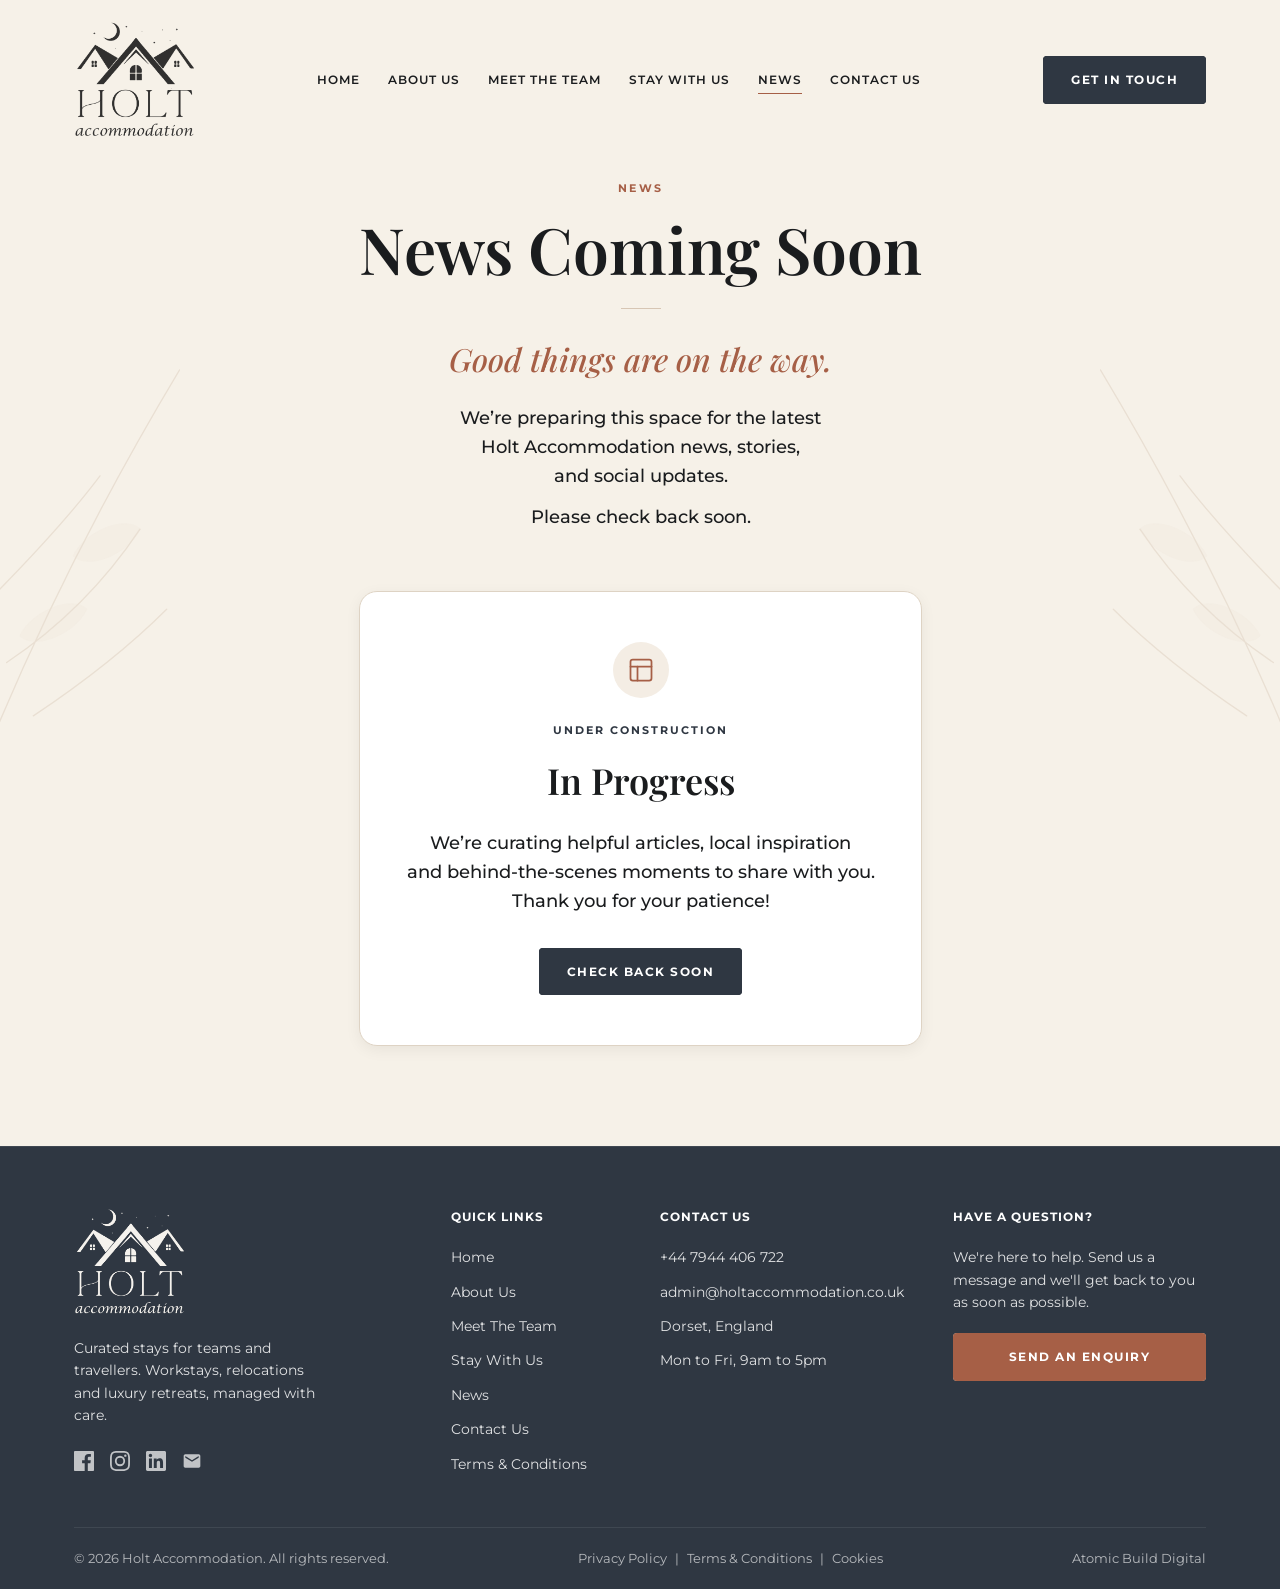
<file: news.html>
<!DOCTYPE html>
<html lang="en">
<head>
    <meta charset="UTF-8">
    <meta name="viewport" content="width=device-width, initial-scale=1.0">
    <title>News | Holt Accommodation</title>
    <link rel="preconnect" href="https://fonts.googleapis.com">
    <link rel="preconnect" href="https://fonts.gstatic.com" crossorigin>
    <link href="https://fonts.googleapis.com/css2?family=Montserrat:wght@400;500;600;700&family=Playfair+Display:wght@400;500;600;700;800;i&display=swap" rel="stylesheet">
    <link rel="stylesheet" href="styles.css">
    </head>
<body class="news-page">

    <header id="header" class="header">
        <div class="container header-container">
            <a href="index.html" class="logo">
                <img src="assets/images/logo.png" alt="Holt Accommodation Logo">
            </a>
            
            <nav class="nav-menu" id="navMenu">
                <ul class="nav-list">
                    <li><a href="index.html" class="nav-link">Home</a></li>
                    <li><a href="aboutus.html" class="nav-link">About Us</a></li>
                    <li><a href="meettheteam.html" class="nav-link">Meet The Team</a></li>
                    <li><a href="staywithus.html" class="nav-link">Stay With Us</a></li>
                    <li><a href="news.html" class="nav-link active">News</a></li>
                    <li><a href="contactus.html" class="nav-link smooth-scroll">Contact Us</a></li>
                </ul>
                <a href="contactus.html" class="btn btn-olive mobile-enquire btn-pan-hover"><span>GET IN TOUCH</span></a>
            </nav>
            
            <div class="header-right">
                <a href="contactus.html" class="btn btn-olive desktop-enquire btn-pan-hover"><span>GET IN TOUCH</span></a>
                <button class="hamburger" id="hamburger" aria-label="Toggle Menu">
                    <span></span>
                    <span></span>
                    <span></span>
                </button>
            </div>
        </div>
    </header>

    <main>
        <section class="news-hero section-padding">
            <div class="news-botanical-left">
                <svg viewBox="0 0 150 300" fill="none" stroke="var(--beige)" stroke-width="1" opacity="0.4">
                    <path d="M0 300 Q60 150 150 0 M20 220 Q80 180 120 120 M0 180 Q60 120 90 80 M40 260 Q100 220 140 180" stroke-linecap="round" stroke-linejoin="round"/>
                    <path d="M70 140 C 80 120, 110 110, 120 120 C 110 140, 80 150, 70 140" fill="var(--beige)" opacity="0.2"/>
                    <path d="M30 200 C 40 180, 70 170, 80 180 C 70 200, 40 210, 30 200" fill="var(--beige)" opacity="0.2"/>
                </svg>
            </div>

            <div class="news-botanical-right">
                <svg viewBox="0 0 150 300" fill="none" stroke="var(--beige)" stroke-width="1" opacity="0.4">
                    <path d="M0 300 Q60 150 150 0 M20 220 Q80 180 120 120 M0 180 Q60 120 90 80 M40 260 Q100 220 140 180" stroke-linecap="round" stroke-linejoin="round"/>
                    <path d="M70 140 C 80 120, 110 110, 120 120 C 110 140, 80 150, 70 140" fill="var(--beige)" opacity="0.2"/>
                    <path d="M30 200 C 40 180, 70 170, 80 180 C 70 200, 40 210, 30 200" fill="var(--beige)" opacity="0.2"/>
                </svg>
            </div>

            <div class="container news-content-wrapper">
                
                <div class="news-header-content js-reveal stagger-1 text-center">
                    <span class="news-label">NEWS</span>
                    <h1 class="news-title font-serif">News Coming Soon</h1>
                    
                    <div class="news-divider"></div>
                    
                    <h2 class="news-subtitle font-serif">Good things are on the way.</h2>
                    <p class="news-intro body-text">
                        We’re preparing this space for the latest<br class="desktop-only">
                        Holt Accommodation news, stories,<br class="desktop-only">
                        and social updates.
                    </p>
                    <p class="news-intro body-text">Please check back soon.</p>
                </div>

                <div class="news-card js-reveal stagger-2">
                    <div class="news-card-inner">
                        <div class="news-card-icon-wrap">
                            <svg viewBox="0 0 24 24" width="28" height="28" fill="none" stroke="currentColor" stroke-width="1.5" stroke-linecap="round" stroke-linejoin="round">
                                <rect x="3" y="3" width="18" height="18" rx="2" ry="2"></rect>
                                <line x1="3" y1="9" x2="21" y2="9"></line>
                                <line x1="9" y1="21" x2="9" y2="9"></line>
                            </svg>
                        </div>
                        <span class="news-card-label">UNDER CONSTRUCTION</span>
                        <h3 class="news-card-title font-serif">In Progress</h3>
                        <p class="news-card-desc body-text">
                            We’re curating helpful articles, local inspiration<br class="desktop-only">
                            and behind-the-scenes moments to share with you.<br class="desktop-only">
                            Thank you for your patience!
                        </p>
                        
                        <a href="index.html" class="btn btn-olive btn-pan-hover news-shake-btn" id="newsShakeBtn">
                            <span>CHECK BACK SOON</span>
                        </a>
                    </div>
                </div>

            </div>
        </section>
    </main>

    <footer id="contact" class="footer bg-olive text-white js-reveal">
        <div class="container">
            <div class="footer-grid">
                <div class="footer-col">
                    <img src="assets/images/logo.png" alt="Holt Accommodation Logo" class="footer-logo">
                    <p class="footer-desc">Curated stays for teams and travellers. Workstays, relocations and luxury retreats, managed with care.</p>
                    <div class="social-links">
                        <a href="#" aria-label="Facebook"><svg viewBox="0 0 24 24" width="20" height="20"><path fill="currentColor" d="M22.675 0H1.325C.593 0 0 .593 0 1.325v21.351C0 23.407.593 24 1.325 24H12.82v-9.294H9.692v-3.622h3.128V8.413c0-3.1 1.893-4.788 4.659-4.788 1.325 0 2.463.099 2.795.143v3.24l-1.918.001c-1.504 0-1.795.715-1.795 1.763v2.313h3.587l-.467 3.622h-3.12V24h6.116c.73 0 1.323-.593 1.323-1.325V1.325C24 .593 23.407 0 22.675 0z"/></svg></a>
                        <a href="#" aria-label="Instagram"><svg viewBox="0 0 24 24" width="20" height="20"><path fill="currentColor" d="M12 2.163c3.204 0 3.584.012 4.85.07 3.252.148 4.771 1.691 4.919 4.919.058 1.265.069 1.645.069 4.849 0 3.205-.012 3.584-.069 4.849-.149 3.225-1.664 4.771-4.919 4.919-1.266.058-1.644.07-4.85.07-3.204 0-3.584-.012-4.849-.07-3.26-.149-4.771-1.699-4.919-4.92-.058-1.265-.07-1.644-.07-4.849 0-3.204.013-3.583.07-4.849.149-3.227 1.664-4.771 4.919-4.919 1.266-.057 1.645-.069 4.849-.069zM12 0C8.741 0 8.333.014 7.053.072 2.695.272.273 2.69.073 7.052.014 8.333 0 8.741 0 12c0 3.259.014 3.668.072 4.948.2 4.358 2.618 6.78 6.98 6.98C8.333 23.986 8.741 24 12 24c3.259 0 3.668-.014 4.948-.072 4.354-.2 6.782-2.618 6.979-6.98.059-1.28.073-1.689.073-4.948 0-3.259-.014-3.667-.072-4.947-.196-4.354-2.617-6.78-6.979-6.98C15.668.014 15.259 0 12 0zm0 5.838a6.162 6.162 0 100 12.324 6.162 6.162 0 000-12.324zM12 16a4 4 0 110-8 4 4 0 010 8zm6.406-11.845a1.44 1.44 0 100 2.881 1.44 1.44 0 000-2.881z"/></svg></a>
                        <a href="#" aria-label="LinkedIn"><svg viewBox="0 0 24 24" width="20" height="20"><path fill="currentColor" d="M20.447 20.452h-3.554v-5.569c0-1.328-.027-3.037-1.852-3.037-1.853 0-2.136 1.445-2.136 2.939v5.667H9.351V9h3.414v1.561h.046c.477-.9 1.637-1.85 3.37-1.85 3.601 0 4.267 2.37 4.267 5.455v6.286zM5.337 7.433c-1.144 0-2.063-.926-2.063-2.065 0-1.138.92-2.063 2.063-2.063 1.14 0 2.064.925 2.064 2.063 0 1.139-.925 2.065-2.064 2.065zm1.782 13.019H3.555V9h3.564v11.452zM22.225 0H1.771C.792 0 0 .774 0 1.729v20.542C0 23.227.792 24 1.771 24h20.451C23.2 24 24 23.227 24 22.271V1.729C24 .774 23.2 0 22.225 0z"/></svg></a>
                        <a href="#" aria-label="Email"><svg viewBox="0 0 24 24" width="20" height="20"><path fill="currentColor" d="M20 4H4c-1.1 0-1.99.9-1.99 2L2 18c0 1.1.9 2 2 2h16c1.1 0 2-.9 2-2V6c0-1.1-.9-2-2-2zm0 4l-8 5-8-5V6l8 5 8-5v2z"/></svg></a>
                    </div>
                </div>
                
                <div class="footer-col">
                    <h4 class="footer-heading">Quick Links</h4>
                    <ul class="footer-links">
                        <li><a href="index.html">Home</a></li>
                        <li><a href="aboutus.html">About Us</a></li>
                        <li><a href="meettheteam.html" class="smooth-scroll">Meet The Team</a></li>
                        <li><a href="staywithus.html">Stay With Us</a></li>
                        <li><a href="news.html">News</a></li>
                        <li><a href="contactus.html" class="smooth-scroll">Contact Us</a></li>
                        <li><a href="terms.html">Terms & Conditions</a></li>
                    </ul>
                </div>

                <div class="footer-col">
                    <h4 class="footer-heading">Contact Us</h4>
                    <ul class="footer-contact">
                        <li>+44 7944 406 722</li>
                        <li>admin@holtaccommodation.co.uk</li>
                        <li>Dorset, England</li>
                        <li>Mon to Fri, 9am to 5pm</li>
                    </ul>
                </div>

                <div class="footer-col" id="enquire">
                    <h4 class="footer-heading">Have a question?</h4>
                    <p class="footer-text">We're here to help. Send us a message and we'll get back to you as soon as possible.</p>
                    <a href="contactus.html" class="btn btn-terracotta btn-full footer-enquire-btn btn-pan-hover" style="background-color: var(--beige); color: var(--white);"><span>Send An Enquiry</span></a>
                </div>
            </div>

            <div class="footer-bottom">
                <p>&copy; 2026 Holt Accommodation. All rights reserved.</p>
                <p class="footer-legal">
                    <a href="#">Privacy Policy</a> | 
                    <a href="#">Terms & Conditions</a> | 
                    <a href="#">Cookies</a>
                </p>
                <p>Atomic Build Digital</p>
            </div>
        </div>
    </footer>

    <script src="script.js"></script>
</body>
</html>
</file>
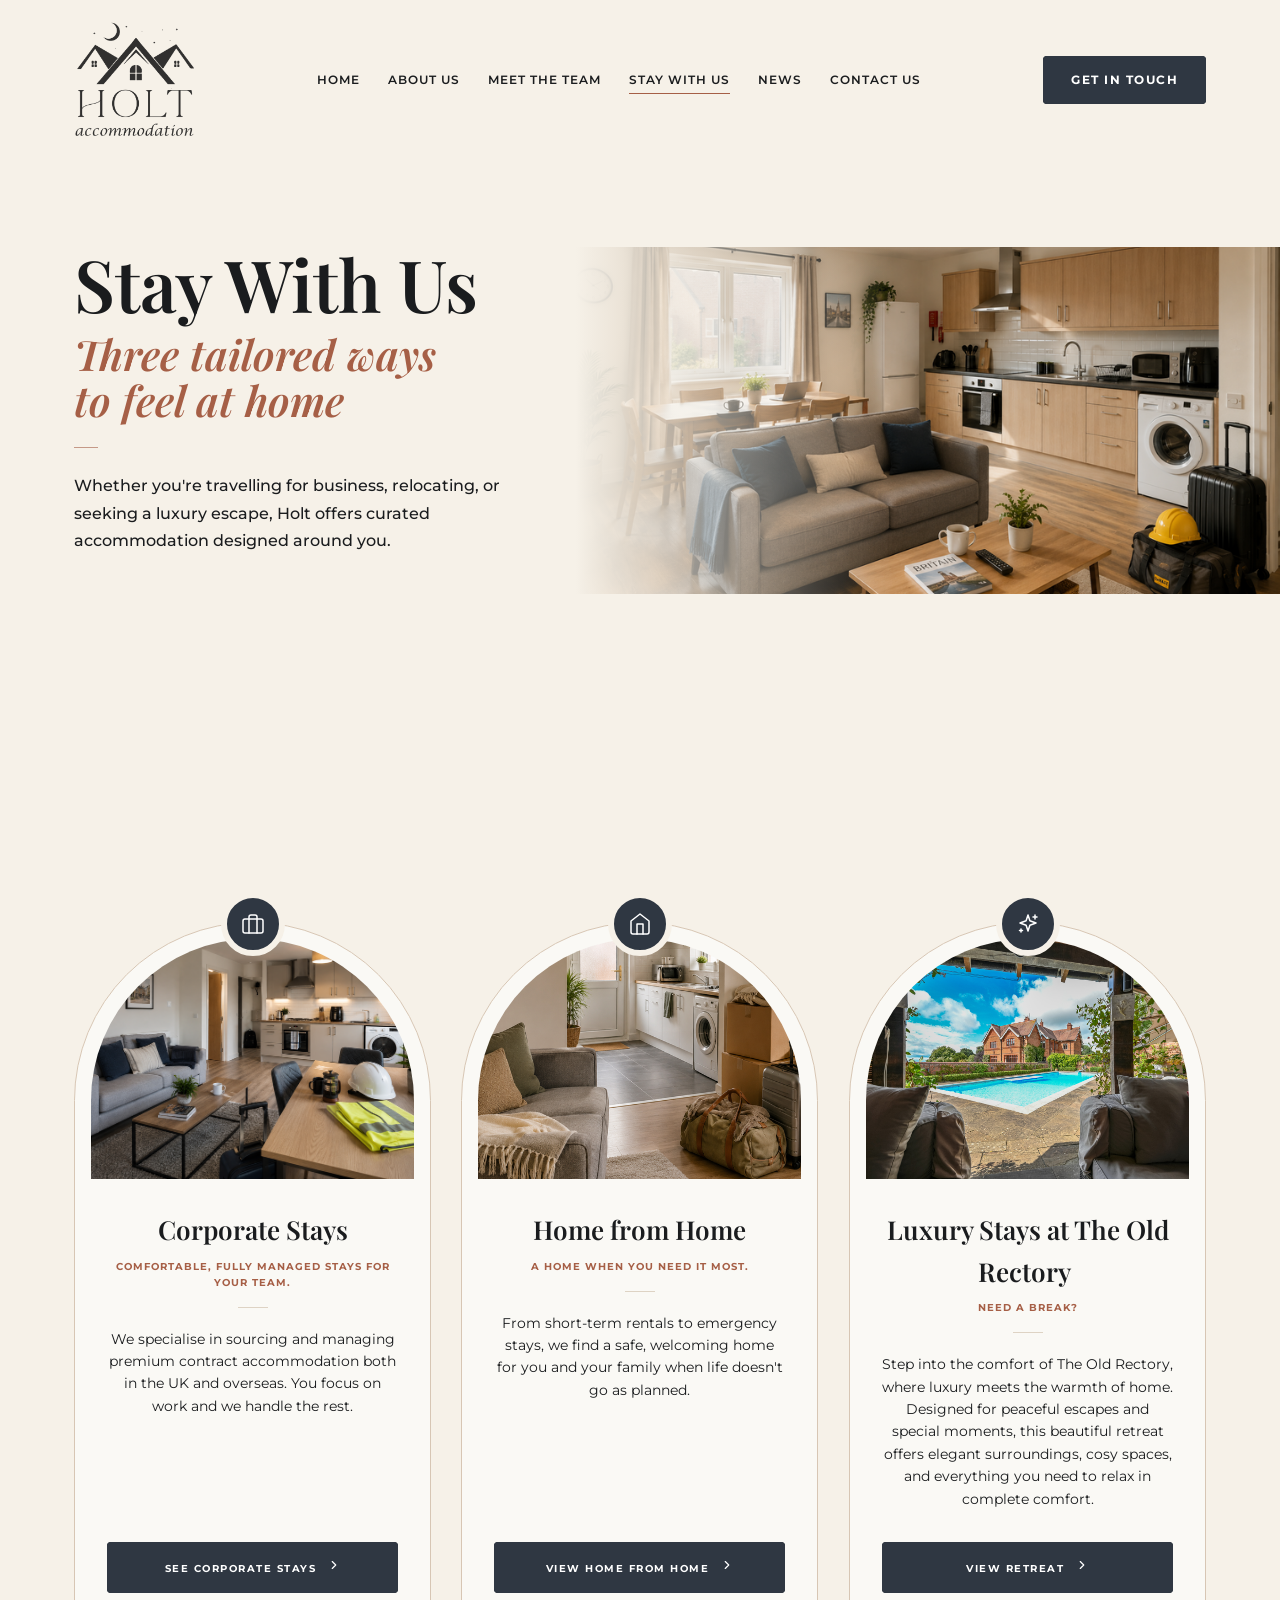
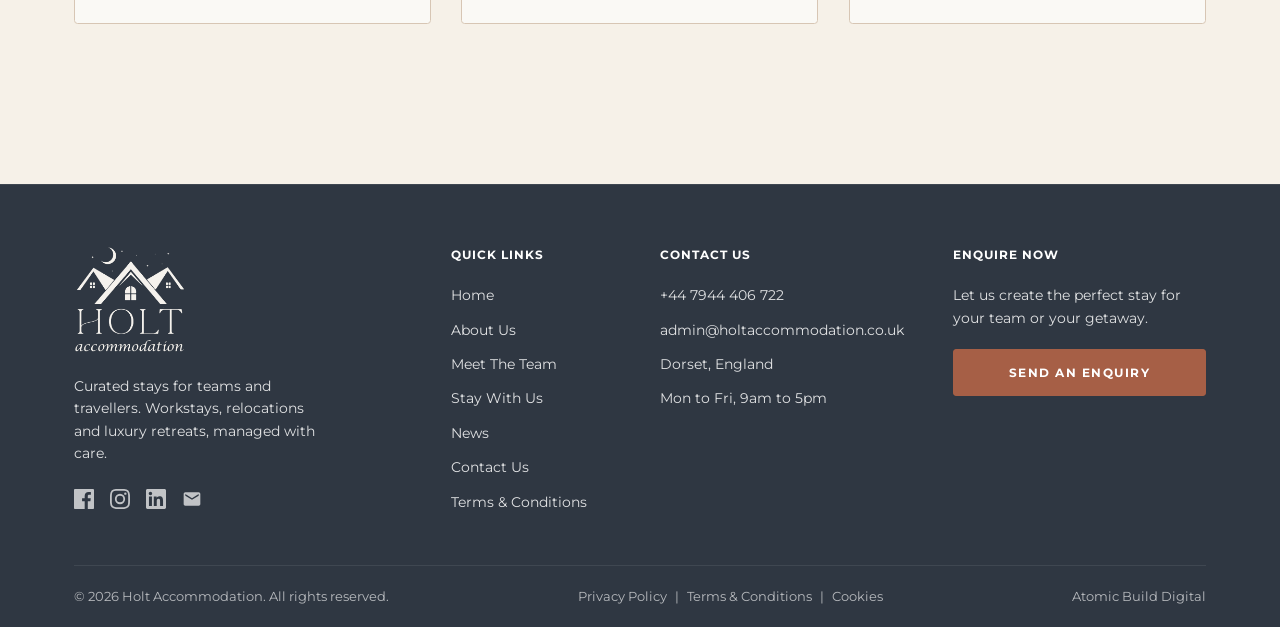
<file: staywithus.html>
<!DOCTYPE html>
<html lang="en">
<head>
    <meta charset="UTF-8">
    <meta name="viewport" content="width=device-width, initial-scale=1.0">
    <title>Stay With Us - Holt Accommodation</title>
    <link rel="preconnect" href="https://fonts.googleapis.com">
    <link rel="preconnect" href="https://fonts.gstatic.com" crossorigin>
    <link href="https://fonts.googleapis.com/css2?family=Montserrat:wght@400;500;600;700&family=Playfair+Display:wght@400;500;600;700;i&display=swap" rel="stylesheet">
    <link rel="stylesheet" href="styles.css">
</head>
<body class="staywithus-page">

    <header id="header" class="header staywithus-header">
        <div class="container header-container">
            <a href="index.html" class="logo">
                <img src="assets/images/logo.png" alt="Holt Accommodation Logo">
            </a>
            
            <nav class="nav-menu" id="navMenu">
                <ul class="nav-list staywithus-nav-list">
                    <li><a href="index.html" class="nav-link">Home</a></li>
                    <li><a href="aboutus.html" class="nav-link">About Us</a></li>
                    <li><a href="meettheteam.html" class="nav-link">Meet The Team</a></li>
                    <li><a href="staywithus.html" class="nav-link active">Stay With Us</a></li>
                    <li><a href="news.html" class="nav-link">News</a></li>
                    <li><a href="contactus.html" class="nav-link">Contact Us</a></li>
                </ul>
                <a href="contactus.html" class="btn btn-olive mobile-enquire btn-pan-hover"><span>Get In Touch</span></a>
            </nav>
            
            <div class="header-right">
                <a href="contactus.html" class="btn btn-olive desktop-enquire btn-pan-hover"><span>Get In Touch</span></a>
                <button class="hamburger staywithus-hamburger" id="hamburger" aria-label="Toggle Menu">
                    <span></span>
                    <span></span>
                    <span></span>
                </button>
            </div>
        </div>
    </header>

    <main>
        <section class="staywithus-hero-v2 js-reveal">
            
            <div class="staywithus-hero-botanical">
                <svg viewBox="0 0 150 300" fill="none" stroke="var(--beige)" stroke-width="1" opacity="0.4">
                    <path d="M0 300 Q60 150 150 0 M20 220 Q80 180 120 120 M0 180 Q60 120 90 80" stroke-linecap="round" stroke-linejoin="round"/>
                    <path d="M70 140 C 80 120, 110 110, 120 120 C 110 140, 80 150, 70 140" fill="var(--beige)" opacity="0.2"/>
                    <path d="M30 200 C 40 180, 70 170, 80 180 C 70 200, 40 210, 30 200" fill="var(--beige)" opacity="0.2"/>
                </svg>
            </div>

            <div class="staywithus-hero-split">
                <div class="staywithus-hero-content-v2 fade-in stagger-1">
                   
                    <h1 class="staywithus-title-v2 font-serif">Stay With Us</h1>
                    <h2 class="staywithus-subtitle-v2 font-serif text-terracotta">Three tailored ways<br>to feel at home</h2>
                    
                    <div class="staywithus-hero-divider"></div>
                    
                    <p class="staywithus-desc-v2 body-text">
                        Whether you're travelling for business, relocating, or seeking a luxury escape, Holt offers curated accommodation designed around you.
                    </p>
                    
                    
                </div>
                
                <div class="staywithus-hero-media-v2 fade-in stagger-2">
                    <img src="assets/images/new.staywithus.png" onerror="this.src='assets/images/idea 2.png'" alt="Luxurious stay interior">
                </div>
            </div>
        </section>

        <section id="choose-path" class="staywithus-paths-v2 section-padding">
            <div class="container">
                
                <div class="staywithus-section-header-v2 js-reveal">
                    <div class="staywithus-diamond"></div>
                    <span class="staywithus-line-v2"></span>
                    <h3 class="staywithus-heading-v2">EXPLORE YOUR OPTIONS</h3>
                    <span class="staywithus-line-v2"></span>
                    <div class="staywithus-diamond"></div>
                </div>

                <div class="staywithus-cards-grid-v2">
                    
                    <div class="staywithus-card-v2 js-reveal stagger-1" tabindex="0">
                        <div class="staywithus-card-icon-v2">
                            <svg viewBox="0 0 24 24" width="24" height="24" fill="none" stroke="currentColor" stroke-width="1.5" stroke-linecap="round" stroke-linejoin="round">
                                <rect x="2" y="7" width="20" height="14" rx="2" ry="2"></rect>
                                <path d="M16 21V5a2 2 0 0 0-2-2h-4a2 2 0 0 0-2 2v16"></path>
                            </svg>
                        </div>
                        <div class="staywithus-card-inner">
                            <div class="staywithus-card-img-wrap-v2">
                                <img src="assets/images/corpstaypage.png" onerror="this.src='assets/images/made simple.png'" alt="Corporate Stays" class="staywithus-card-img-v2">
                            </div>
                            <div class="staywithus-card-content-v2">
                                <h4 class="staywithus-card-title-v2 font-serif">Corporate Stays</h4>
                                <span class="staywithus-card-subtitle-v2">COMFORTABLE, FULLY MANAGED STAYS FOR YOUR TEAM.</span>
                                <div class="staywithus-card-tinyline"></div>
                                <p class="staywithus-card-desc-v2">We specialise in sourcing and managing premium contract accommodation both in the UK and overseas. You focus on work and we handle the rest.</p>
                                <a href="corporatestays.html" class="btn btn-olive btn-full btn-pan-hover staywithus-card-btn-v2">
                                    <span>SEE CORPORATE STAYS <svg viewBox="0 0 24 24" width="14" height="14" fill="none" stroke="currentColor" stroke-width="2" stroke-linecap="round" stroke-linejoin="round" style="margin-left: 6px;"><path d="M9 18l6-6-6-6"/></svg></span>
                                </a>
                            </div>
                        </div>
                    </div>

                    <div class="staywithus-card-v2 js-reveal stagger-2" tabindex="0">
                        <div class="staywithus-card-icon-v2">
                            <svg viewBox="0 0 24 24" width="24" height="24" fill="none" stroke="currentColor" stroke-width="1.5" stroke-linecap="round" stroke-linejoin="round">
                                <path d="M3 9l9-7 9 7v11a2 2 0 0 1-2 2H5a2 2 0 0 1-2-2z"></path>
                                <polyline points="9 22 9 12 15 12 15 22"></polyline>
                            </svg>
                        </div>
                        <div class="staywithus-card-inner">
                            <div class="staywithus-card-img-wrap-v2">
                                <img src="assets/images/h4h staywithus.png" onerror="this.src='assets/images/homeforhome.png'" alt="Home from Home" class="staywithus-card-img-v2">
                            </div>
                            <div class="staywithus-card-content-v2">
                                <h4 class="staywithus-card-title-v2 font-serif">Home from Home</h4>
                                <span class="staywithus-card-subtitle-v2">A HOME WHEN YOU NEED IT MOST.</span>
                                <div class="staywithus-card-tinyline"></div>
                                <p class="staywithus-card-desc-v2">From short-term rentals to emergency stays, we find a safe, welcoming home for you and your family when life doesn't go as planned.</p>
                                <a href="home4home.html" class="btn btn-olive btn-full btn-pan-hover staywithus-card-btn-v2">
                                    <span>VIEW HOME FROM HOME <svg viewBox="0 0 24 24" width="14" height="14" fill="none" stroke="currentColor" stroke-width="2" stroke-linecap="round" stroke-linejoin="round" style="margin-left: 6px;"><path d="M9 18l6-6-6-6"/></svg></span>
                                </a>
                            </div>
                        </div>
                    </div>

                    <div class="staywithus-card-v2 js-reveal stagger-3" tabindex="0">
                        <div class="staywithus-card-icon-v2">
                            <svg viewBox="0 0 24 24" width="24" height="24" fill="none" stroke="currentColor" stroke-width="1.5" stroke-linecap="round" stroke-linejoin="round">
                                <path d="M12 3l1.9 5.8L20 11l-6.1 2.2L12 19l-1.9-5.8L4 11l6.1-2.2L12 3z"></path>
                                <path d="M19 3v4"></path>
                                <path d="M21 5h-4"></path>
                                <path d="M5 17v3"></path>
                                <path d="M6.5 18.5h-3"></path>
                            </svg>
                        </div>
                        <div class="staywithus-card-inner">
                            <div class="staywithus-card-img-wrap-v2">
                                <img src="assets/images/GCG-15.jpg" onerror="this.src='assets/images/GCG-36.jpg'" alt="Luxury Retreats" class="staywithus-card-img-v2">
                            </div>
                            <div class="staywithus-card-content-v2">
                                <h4 class="staywithus-card-title-v2 font-serif">Luxury Stays at The Old Rectory </h4>
                                <span class="staywithus-card-subtitle-v2">NEED A BREAK?</span>
                                <div class="staywithus-card-tinyline"></div>
                                <p class="staywithus-card-desc-v2">Step into the comfort of The Old Rectory, where luxury meets the warmth of home. Designed for peaceful escapes and special moments, this beautiful retreat offers elegant surroundings, cosy spaces, and everything you need to relax in complete comfort.</p>
                                <a href="luxury-retreat.html" class="btn btn-olive btn-full btn-pan-hover staywithus-card-btn-v2">
                                    <span>VIEW RETREAT <svg viewBox="0 0 24 24" width="14" height="14" fill="none" stroke="currentColor" stroke-width="2" stroke-linecap="round" stroke-linejoin="round" style="margin-left: 6px;"><path d="M9 18l6-6-6-6"/></svg></span>
                                </a>
                            </div>
                        </div>
                    </div>

                </div>

            </div>
        </section>
    </main>

    <footer id="contact" class="footer bg-olive text-white js-reveal">
        <div class="container">
            <div class="footer-grid">
                <div class="footer-col">
                    <img src="assets/images/logo.png" alt="Holt Accommodation Logo" class="footer-logo">
                    <p class="footer-desc">Curated stays for teams and travellers. Workstays, relocations and luxury retreats, managed with care.</p>
                    <div class="social-links">
                        <a href="#" aria-label="Facebook"><svg viewBox="0 0 24 24" width="20" height="20"><path fill="currentColor" d="M22.675 0H1.325C.593 0 0 .593 0 1.325v21.351C0 23.407.593 24 1.325 24H12.82v-9.294H9.692v-3.622h3.128V8.413c0-3.1 1.893-4.788 4.659-4.788 1.325 0 2.463.099 2.795.143v3.24l-1.918.001c-1.504 0-1.795.715-1.795 1.763v2.313h3.587l-.467 3.622h-3.12V24h6.116c.73 0 1.323-.593 1.323-1.325V1.325C24 .593 23.407 0 22.675 0z"/></svg></a>
                        <a href="#" aria-label="Instagram"><svg viewBox="0 0 24 24" width="20" height="20"><path fill="currentColor" d="M12 2.163c3.204 0 3.584.012 4.85.07 3.252.148 4.771 1.691 4.919 4.919.058 1.265.069 1.645.069 4.849 0 3.205-.012 3.584-.069 4.849-.149 3.225-1.664 4.771-4.919 4.919-1.266.058-1.644.07-4.85.07-3.204 0-3.584-.012-4.849-.07-3.26-.149-4.771-1.699-4.919-4.92-.058-1.265-.07-1.644-.07-4.849 0-3.204.013-3.583.07-4.849.149-3.227 1.664-4.771 4.919-4.919 1.266-.057 1.645-.069 4.849-.069zM12 0C8.741 0 8.333.014 7.053.072 2.695.272.273 2.69.073 7.052.014 8.333 0 8.741 0 12c0 3.259.014 3.668.072 4.948.2 4.358 2.618 6.78 6.98 6.98C8.333 23.986 8.741 24 12 24c3.259 0 3.668-.014 4.948-.072 4.354-.2 6.782-2.618 6.979-6.98.059-1.28.073-1.689.073-4.948 0-3.259-.014-3.667-.072-4.947-.196-4.354-2.617-6.78-6.979-6.98C15.668.014 15.259 0 12 0zm0 5.838a6.162 6.162 0 100 12.324 6.162 6.162 0 000-12.324zM12 16a4 4 0 110-8 4 4 0 010 8zm6.406-11.845a1.44 1.44 0 100 2.881 1.44 1.44 0 000-2.881z"/></svg></a>
                        <a href="#" aria-label="LinkedIn"><svg viewBox="0 0 24 24" width="20" height="20"><path fill="currentColor" d="M20.447 20.452h-3.554v-5.569c0-1.328-.027-3.037-1.852-3.037-1.853 0-2.136 1.445-2.136 2.939v5.667H9.351V9h3.414v1.561h.046c.477-.9 1.637-1.85 3.37-1.85 3.601 0 4.267 2.37 4.267 5.455v6.286zM5.337 7.433c-1.144 0-2.063-.926-2.063-2.065 0-1.138.92-2.063 2.063-2.063 1.14 0 2.064.925 2.064 2.063 0 1.139-.925 2.065-2.064 2.065zm1.782 13.019H3.555V9h3.564v11.452zM22.225 0H1.771C.792 0 0 .774 0 1.729v20.542C0 23.227.792 24 1.771 24h20.451C23.2 24 24 23.227 24 22.271V1.729C24 .774 23.2 0 22.225 0z"/></svg></a>
                        <a href="#" aria-label="Email"><svg viewBox="0 0 24 24" width="20" height="20"><path fill="currentColor" d="M20 4H4c-1.1 0-1.99.9-1.99 2L2 18c0 1.1.9 2 2 2h16c1.1 0 2-.9 2-2V6c0-1.1-.9-2-2-2zm0 4l-8 5-8-5V6l8 5 8-5v2z"/></svg></a>
                    </div>
                </div>
                
                <div class="footer-col">
                    <h4 class="footer-heading">Quick Links</h4>
                    <ul class="footer-links">
                        <li><a href="index.html">Home</a></li>
                        <li><a href="aboutus.html">About Us</a></li>
                        <li><a href="index.html#trust">Meet The Team</a></li>
                        <li><a href="staywithus.html">Stay With Us</a></li>
                        <li><a href="news.html">News</a></li>
                        <li><a href="contactus.html">Contact Us</a></li>
                        <li><a href="terms.html">Terms & Conditions</a></li>
                    </ul>
                </div>

                <div class="footer-col">
                    <h4 class="footer-heading">Contact Us</h4>
                    <ul class="footer-contact">
                        <li>+44 7944 406 722</li>
                        <li>admin@holtaccommodation.co.uk</li>
                        <li>Dorset, England</li>
                        <li>Mon to Fri, 9am to 5pm</li>
                    </ul>
                </div>

                <div class="footer-col" id="enquire">
                    <h4 class="footer-heading">Enquire Now</h4>
                    <p class="footer-text">Let us create the perfect stay for your team or your getaway.</p>
                    <a href="contactus.html" class="btn btn-terracotta btn-full footer-enquire-btn btn-pan-hover"><span>Send An Enquiry</span></a>
                </div>
            </div>

            <div class="footer-bottom">
                <p>&copy; 2026 Holt Accommodation. All rights reserved.</p>
                <p class="footer-legal">
                    <a href="#">Privacy Policy</a> | 
                    <a href="#">Terms & Conditions</a> | 
                    <a href="#">Cookies</a>
                </p>
                <p>Atomic Build Digital</p>
            </div>
        </div>
    </footer>

    <script src="script.js"></script>
</body>
</html>
</file>
<file: styles.css>
/* ==========================================================================
   CSS Variables & Reset
   ========================================================================== */
:root {
    /* Hemingway Editorial Palette */
    --olive: #2F3742;       /* Deep ink navy / charcoal */
    --forest: #1F2933;      /* Dark background, nav scrolled */
    --cream: #F6F1E8;       /* Warm ivory / parchment */
    --beige: #D7C6B4;       /* Warm sand / stone */
    --terracotta: #A65F46;  /* Muted clay / terracotta accent */
    --gold: #B8945E;        /* Brass / muted gold */
    --grey: #4E5862;        /* Readable mid-grey */
    --light-border: #DED3C4;
    --white: #ffffff;
    --dark: #1A1C1E;

    /* Typography */
    --font-serif: 'Playfair Display', 'Cormorant Garamond', serif;
    --font-sans: 'Montserrat', 'Inter', sans-serif;

    /* Radii */
    --radius-sm: 8px;
    --radius-md: 12px;
    --radius-lg: 18px;

    /* Transitions & Shadows */
    --transition: all 0.3s ease;
    --shadow-sm: 0 4px 15px rgba(0, 0, 0, 0.06);
    --shadow-md: 0 10px 30px rgba(0, 0, 0, 0.12);

    /* Layout */
    --section-padding-desk: 80px 24px;
    --section-padding-mob: 56px 20px;
    --max-width: 1180px;
}

*,
::before,
::after {
    margin: 0;
    padding: 0;
    box-sizing: border-box;
}

html {
    scroll-behavior: smooth;
}

body {
    font-family: var(--font-sans);
    color: var(--dark);
    background-color: var(--cream);
    line-height: 1.6;
    font-size: 16px;
    overflow-x: hidden;
}

img {
    max-width: 100%;
    height: auto;
    display: block;
}

a {
    text-decoration: none;
    color: inherit;
    transition: var(--transition);
}

ul {
    list-style: none;
}

/* ==========================================================================
   Typography & Utility Classes
   ========================================================================== */
h1, h2, h3, .font-serif {
    font-family: var(--font-serif);
    font-weight: 600;
    color: var(--dark);
}

/* Colour utilities */
.text-olive      { color: var(--olive); }
.text-terracotta { color: var(--terracotta); }
.text-beige      { color: var(--beige); }
.text-dark       { color: var(--dark); }
.text-white      { color: var(--white); }
.text-gold       { color: var(--gold); }
.text-center     { text-align: center; }
.justify-center  { justify-content: center; }

.bg-olive      { background-color: var(--olive); }
.bg-forest     { background-color: var(--forest); }
.bg-cream      { background-color: var(--cream); }
.bg-beige      { background-color: var(--beige); }
.bg-terracotta { background-color: var(--terracotta); }
.bg-gold       { background-color: var(--gold); }

/* Layout */
.container {
    max-width: var(--max-width);
    margin: 0 auto;
    padding: 0 24px;
}

.section-padding {
    padding: 100px 0;
}

/* Typography helpers */
.label {
    display: block;
    font-size: 11px;
    text-transform: uppercase;
    letter-spacing: 2px;
    font-weight: 700;
    margin-bottom: 12px;
}

.section-title {
    font-size: 46px;
    line-height: 1.1;
    margin-bottom: 24px;
}

.body-text {
    color: var(--dark);
    margin-bottom: 20px;
    font-weight: 500;
    font-size: 17px;
    line-height: 1.7;
}

.italic-serif {
    font-family: var(--font-serif);
    font-style: italic;
    font-weight: 500;
}

/* Image */
.rounded-image {
    border-radius: var(--radius-md);
    object-fit: cover;
}

/* Shadows */
.shadow-sm { box-shadow: var(--shadow-sm); }
.shadow-md { box-shadow: var(--shadow-md); }

/* Spacing */
.mb-2 { margin-bottom: 8px; }
.mb-6 { margin-bottom: 24px; }
.mb-8 { margin-bottom: 40px; }
.mt-4 { margin-top: 16px; }
.mt-8 { margin-top: 40px; }

/* Display helpers */
.desktop-only { display: inline; }

/* ==========================================================================
   Buttons
   ========================================================================== */
.btn {
    display: inline-flex;
    align-items: center;
    justify-content: center;
    padding: 14px 28px;
    font-size: 12px;
    text-transform: uppercase;
    letter-spacing: 1.5px;
    font-weight: 700;
    border-radius: 4px;
    border: none;
    cursor: pointer;
    text-align: center;
    transition: box-shadow 0.35s ease, transform 0.35s ease,
                background-color 0.35s ease, color 0.35s ease, border-color 0.35s ease;
}

.btn-full { width: 100%; }

/* Terracotta button */
.btn-terracotta {
    background-color: var(--terracotta);
    color: var(--white);
}
.btn-terracotta:hover {
    background-color: #8f4e39;
    box-shadow: 0 8px 24px rgba(166, 95, 70, 0.35);
    transform: translateY(-2px);
}

/* Olive / navy button */
.btn-olive {
    background-color: var(--olive);
    color: var(--white);
}
.btn-olive:hover {
    background-color: var(--forest);
    box-shadow: 0 8px 24px rgba(47, 55, 66, 0.35);
    transform: translateY(-2px);
}

/* Pan-reveal hover effect */
.btn-pan-hover {
    position: relative;
    overflow: hidden;
    isolation: isolate;
    transition: box-shadow 0.35s ease, transform 0.35s ease,
                color 0.35s ease, border-color 0.35s ease;
}
.btn-pan-hover span {
    position: relative;
    z-index: 1;
}
.btn-pan-hover::before {
    content: '';
    position: absolute;
    inset: 0;
    z-index: -1;
    transform: translate3d(0, 0, 0);
    transition: transform 0.3s cubic-bezier(0.7, 0, 0.2, 1);
}
.btn-pan-hover:hover::before,
.btn-pan-hover:focus-visible::before {
    transform: translate3d(0, -100%, 0);
}

.btn-olive.btn-pan-hover                { background-color: var(--forest); }
.btn-olive.btn-pan-hover::before        { background-color: var(--olive); }
.btn-terracotta.btn-pan-hover           { background-color: #8f4e39; }
.btn-terracotta.btn-pan-hover::before   { background-color: var(--terracotta); }

/* CTA vibrate animation */
@keyframes ctaVibrate {
    0%, 88%, 100% { transform: translateX(0); }
    90%           { transform: translateX(-2px); }
    92%           { transform: translateX(2px); }
    94%           { transform: translateX(-2px); }
    96%           { transform: translateX(2px); }
    98%           { transform: translateX(0); }
}

.cta-vibrate {
    animation: ctaVibrate 5s ease-in-out infinite;
    will-change: transform;
}

/* ==========================================================================
   Scroll Animations
   ========================================================================== */
.fade-in,
.js-reveal {
    opacity: 0;
    transform: translateY(20px);
    transition: opacity 0.8s ease, transform 0.8s ease;
    will-change: opacity, transform;
}
.fade-in.visible,
.js-reveal.is-visible {
    opacity: 1;
    transform: translateY(0);
}

.stagger-1 { transition-delay: 0.1s; }
.stagger-2 { transition-delay: 0.2s; }
.stagger-3 { transition-delay: 0.3s; }
.stagger-4 { transition-delay: 0.4s; }
.stagger-5 { transition-delay: 0.5s; }
.stagger-6 { transition-delay: 0.6s; }

@keyframes heroZoom {
    0%, 100% { transform: scale(1); }
    50%       { transform: scale(1.08); }
}

/* ==========================================================================
   Header & Navigation
   ========================================================================== */
.header {
    position: fixed;
    top: 0;
    left: 0;
    width: 100%;
    z-index: 1000;
    padding: 20px 0;
    transition: background-color 0.4s ease, backdrop-filter 0.4s ease, padding 0.4s ease;
}

@media (min-width: 769px) {
    .header { position: absolute; }
}

.header.scrolled {
    background-color: rgba(31, 41, 51, 0.96);
    backdrop-filter: blur(8px);
    padding: 12px 0;
}

.header-container {
    display: flex;
    justify-content: space-between;
    align-items: center;
}

.logo img {
    width: 120px;
    height: auto;
    transition: width 0.3s ease;
}

.nav-menu {
    display: flex;
    align-items: center;
}

.nav-list {
    display: flex;
    gap: 28px;
    align-items: center;
}

.nav-link {
    color: var(--white);
    font-size: 12px;
    text-transform: uppercase;
    letter-spacing: 1px;
    font-weight: 600;
    display: flex;
    align-items: center;
    gap: 4px;
    position: relative;
}

.nav-link.active::after {
    content: '';
    position: absolute;
    bottom: -4px;
    left: 0;
    width: 100%;
    height: 1px;
    background-color: var(--white);
}

/* Mobile enquire button: hidden by default */
.mobile-enquire {
    display: none;
}

.hamburger {
    display: none;
    background: transparent;
    border: none;
    cursor: pointer;
    width: 24px;
    height: 20px;
    flex-direction: column;
    justify-content: space-between;
}

.hamburger span {
    display: block;
    width: 100%;
    height: 2px;
    background-color: var(--white);
    transition: var(--transition);
}

/* ==========================================================================
   Hero Section (Homepage)
   ========================================================================== */
.hero {
    position: relative;
    height: 620px;
    display: flex;
    align-items: center;
    overflow: hidden;
}

.hero-bg-wrapper {
    position: absolute;
    top: 0;
    left: 0;
    width: 100%;
    height: 100%;
    z-index: -2;
}

.hero-bg {
    width: 100%;
    height: 100%;
    object-fit: cover;
    animation: heroZoom 12s ease-in-out infinite;
    transform-origin: center center;
}

.hero-overlay {
    position: absolute;
    top: 0;
    left: 0;
    width: 100%;
    height: 100%;
    background: linear-gradient(to right, rgba(26, 28, 30, 0.65) 0%, rgba(26, 28, 30, 0.2) 100%);
    z-index: -1;
}

.hero-container {
    position: relative;
    width: 100%;
    padding-left: 15%;
}

.hero-content {
    max-width: 620px;
}

.hero-title {
    color: var(--white);
    font-size: 72px;
    line-height: 0.95;
    margin-bottom: 24px;
}

.hero-desc {
    color: var(--white);
    font-size: 17px;
    margin-bottom: 36px;
    line-height: 1.6;
}

.hero-buttons {
    display: flex;
    gap: 16px;
}

/* ==========================================================================
   Business Accommodation Made Simple Section
   ========================================================================== */
.business-simple {
    background-color: var(--cream);
    position: relative;
    z-index: 10;
}

.business-simple__top {
    display: flex;
    flex-direction: column;
    gap: 40px;
    margin-bottom: 50px;
}

.business-simple__media video,
.business-simple__video {
    width: 100%;
    height: auto;
    object-fit: cover;
    max-height: 600px;
    display: block;
}

.business-simple__image-hover {
    transition: transform 0.4s cubic-bezier(0.68, -0.55, 0.265, 1.55),
                box-shadow 0.4s cubic-bezier(0.68, -0.55, 0.265, 1.55),
                filter 0.4s cubic-bezier(0.68, -0.55, 0.265, 1.55);
}
.business-simple__image-hover:hover,
.business-simple__image-hover:focus-visible {
    transform: scale(1.02);
    box-shadow: 0 0 30px rgba(0, 0, 0, 0.25);
    filter: brightness(1.15);
}

/* Stay Summary Card */
.stay-summary-float-wrapper {
    display: none !important;
}

.stay-summary {
    background-color: var(--forest);
    color: var(--white);
    padding: 22px;
    border-radius: var(--radius-md);
    box-shadow: 0 20px 50px rgba(0, 0, 0, 0.18);
    border-top: 4px solid var(--gold);
    width: 100%;
    animation: staySummaryFloat 4.8s ease-in-out infinite;
    will-change: transform, box-shadow;
}

@keyframes staySummaryFloat {
    0%   { transform: translateY(0) rotate(0deg);     box-shadow: 0 20px 50px rgba(0,0,0,0.15); }
    25%  { transform: translateY(-5px) rotate(-0.3deg);  box-shadow: 0 24px 56px rgba(0,0,0,0.18); }
    50%  { transform: translateY(-9px) rotate(0.3deg);   box-shadow: 0 30px 66px rgba(0,0,0,0.22); }
    75%  { transform: translateY(-4px) rotate(-0.15deg); box-shadow: 0 24px 56px rgba(0,0,0,0.18); }
    100% { transform: translateY(0) rotate(0deg);     box-shadow: 0 20px 50px rgba(0,0,0,0.15); }
}

.summary-title {
    font-size: 11px;
    letter-spacing: 2px;
    text-transform: uppercase;
    margin-bottom: 16px;
    font-weight: 700;
    color: var(--white);
}

.summary-rows {
    display: flex;
    flex-direction: column;
    gap: 8px;
    margin-bottom: 16px;
}

.summary-row {
    display: flex;
    justify-content: space-between;
    font-size: 12px;
    padding-bottom: 8px;
    border-bottom: 1px solid rgba(255, 255, 255, 0.12);
}
.summary-row:last-child {
    border-bottom: none;
    padding-bottom: 0;
}

.summary-label {
    color: rgba(255, 255, 255, 0.75);
    font-weight: 500;
}

.summary-value {
    font-weight: 600;
    text-align: right;
    max-width: 60%;
}

.summary-footer {
    display: flex;
    align-items: center;
    justify-content: center;
    gap: 6px;
    font-size: 11px;
    font-weight: 700;
    letter-spacing: 1px;
    color: var(--white);
    border-top: 1px solid rgba(255, 255, 255, 0.12);
    padding-top: 12px;
}

/* Process Steps */
.business-simple__bottom {
    display: flex;
    flex-direction: column;
    gap: 40px;
}

.business-simple__step {
    background: var(--white);
    border: 1px solid var(--light-border);
    padding: 36px 24px;
    border-radius: var(--radius-lg);
    cursor: pointer;
    transition: all 0.4s cubic-bezier(0.165, 0.84, 0.44, 1);
    text-align: center;
    display: flex;
    flex-direction: column;
    align-items: center;
    outline: none;
}
.business-simple__step:hover,
.business-simple__step:focus,
.business-simple__step.is-active {
    border-color: var(--terracotta);
    box-shadow: 0 12px 30px rgba(166, 95, 70, 0.1);
    transform: translateY(-4px);
}

.step-icon {
    width: 64px;
    height: 64px;
    background-color: var(--cream);
    color: var(--olive);
    border-radius: 50%;
    display: flex;
    align-items: center;
    justify-content: center;
    margin-bottom: 20px;
    transition: all 0.4s ease;
}
.business-simple__step.is-active .step-icon {
    background-color: var(--olive);
    color: var(--white);
    animation: pulseGlow 2s infinite;
}

@keyframes pulseGlow {
    0%   { box-shadow: 0 0 0 0 rgba(47, 55, 66, 0.35); }
    70%  { box-shadow: 0 0 0 15px rgba(47, 55, 66, 0); }
    100% { box-shadow: 0 0 0 0 rgba(47, 55, 66, 0); }
}

.step-number {
    display: block;
    font-size: 11px;
    text-transform: uppercase;
    font-weight: 700;
    letter-spacing: 1.5px;
    color: var(--terracotta);
    margin-bottom: 8px;
}

.step-title {
    font-family: var(--font-sans);
    font-size: 18px;
    font-weight: 700;
    color: var(--dark);
    margin-bottom: 12px;
    line-height: 1.3;
}

.step-desc {
    font-size: 15px;
    color: var(--grey);
    font-weight: 500;
    line-height: 1.5;
}

.business-simple__actions {
    display: flex;
    gap: 16px;
    justify-content: center;
    margin-top: 10px;
}

/* Business Simple Responsive */
@media (max-width: 767px) {
    .business-simple__steps {
        display: flex;
        overflow-x: auto;
        scroll-snap-type: x mandatory;
        gap: 16px;
        padding-bottom: 24px;
        -webkit-overflow-scrolling: touch;
        scrollbar-width: none;
    }
    .business-simple__steps::-webkit-scrollbar { display: none; }
    .business-simple__step {
        flex: 0 0 85%;
        scroll-snap-align: center;
    }
    .business-simple__actions {
        flex-direction: column;
    }
    .business-simple__actions .btn {
        width: 100%;
    }
}

@media (min-width: 768px) and (max-width: 1023px) {
    .business-simple__steps {
        display: grid;
        grid-template-columns: repeat(2, 1fr);
        gap: 24px;
    }
}

@media (min-width: 1024px) {
    .business-simple__top {
        display: grid;
        grid-template-columns: 1fr 1.2fr;
        gap: 60px;
        align-items: start;
        margin-bottom: 80px;
    }
    .business-simple__intro {
        padding-top: 40px;
    }
    .business-simple__media {
        display: flex;
        justify-content: flex-end;
    }
    .stay-summary-float-wrapper {
        position: absolute;
        top: 40px;
        left: -30px;
        width: 260px;
        margin-top: 0;
    }
    .business-simple__steps {
        display: grid;
        grid-template-columns: repeat(4, 1fr);
        gap: 24px;
    }
}

/* ==========================================================================
   Home From Home Section (Homepage)
   ========================================================================== */
.home-from-home {
    background-color: var(--cream);
    overflow: hidden;
}

.hfh-layout {
    display: flex;
    gap: 60px;
    align-items: center;
}

.hfh-content {
    flex: 0 0 45%;
}

.hfh-media {
    flex: 0 0 50%;
    margin-left: auto;
    position: relative;
    padding-top: 40px;
    padding-right: 40px;
    isolation: isolate;
}

.hfh-top-label {
    display: flex;
    align-items: center;
    gap: 12px;
    margin-bottom: 24px;
    color: var(--terracotta);
    font-size: 11px;
    text-transform: uppercase;
    font-weight: 700;
    letter-spacing: 1.5px;
}

.hfh-title {
    font-size: 44px;
    line-height: 1.1;
    color: var(--dark);
    margin-bottom: 0;
}

.hfh-divider {
    display: flex;
    align-items: center;
    gap: 16px;
    margin: 32px 0;
    opacity: 0.5;
}

.hfh-line {
    height: 1px;
    background-color: var(--light-border);
    flex-grow: 1;
}

.hfh-text-content .body-text {
    font-size: 16px;
    color: var(--dark);
    margin-bottom: 16px;
}

.hfh-benefits {
    display: grid;
    grid-template-columns: repeat(4, 1fr);
    gap: 16px;
    margin: 40px 0;
}

.hfh-benefit {
    text-align: center;
}

.hfh-icon-wrapper {
    margin-bottom: 12px;
    color: var(--terracotta);
    display: flex;
    justify-content: center;
}

.hfh-benefit-title {
    font-size: 11px;
    font-weight: 700;
    margin-bottom: 6px;
    color: var(--dark);
}

.hfh-benefit-desc {
    font-size: 11px;
    color: var(--grey);
    line-height: 1.4;
}

.hfh-actions {
    display: flex;
    align-items: center;
    gap: 24px;
}

.hfh-text-link {
    display: inline-flex;
    align-items: center;
    font-size: 13px;
    font-weight: 600;
    color: var(--olive);
    padding-bottom: 2px;
    border-bottom: 1px solid var(--light-border);
    transition: var(--transition);
}
.hfh-text-link:hover {
    border-bottom-color: var(--terracotta);
    color: var(--terracotta);
}
.hfh-text-link svg {
    margin-left: 6px;
    transition: transform 0.3s ease;
}
.hfh-text-link:hover svg {
    transform: translateX(4px);
}

/* House-shaped frame for HFH image */
.hfh-arch-stroke {
    position: absolute;
    top: 0;
    left: -35px;
    right: 0;
    bottom: 10px;
    border: none;
    border-radius: 0;
    background: var(--beige);
    opacity: 0.45;
    clip-path: polygon(50% 0%, 100% 34%, 100% 100%, 0% 100%, 0% 34%);
    z-index: 0;
    pointer-events: none;
}
.hfh-arch-stroke::after {
    content: "";
    position: absolute;
    inset: 2px;
    background: var(--cream);
    clip-path: polygon(50% 0%, 100% 34%, 100% 100%, 0% 100%, 0% 34%);
}

.hfh-image-inner {
    position: relative;
    z-index: 1;
    width: 100%;
    height: 600px;
    overflow: hidden;
    border-radius: 0;
    clip-path: polygon(50% 0%, 100% 34%, 100% 100%, 0% 100%, 0% 34%);
    margin-top: 35px;
}

@keyframes hfhSlowZoom {
    0%, 100% { transform: scale(1); }
    50%       { transform: scale(1.08); }
}

.hfh-image-inner img {
    width: 100%;
    height: 100%;
    object-fit: cover;
    object-position: center;
    transform-origin: center center;
    animation: hfhSlowZoom 16s ease-in-out infinite;
    will-change: transform;
}

.hfh-image-inner::after {
    content: "";
    position: absolute;
    inset: 18px;
    border: 1px solid rgba(184, 148, 94, 0.2);
    clip-path: polygon(50% 0%, 100% 34%, 100% 100%, 0% 100%, 0% 34%);
    pointer-events: none;
}

.hfh-badge {
    position: absolute;
    bottom: -10px;
    right: 0;
    width: 220px;
    padding: 42px 30px;
    background-color: var(--cream);
    border-radius: 150px 150px 0 0;
    z-index: 3;
    text-align: center;
    box-shadow: 0 -10px 40px rgba(0, 0, 0, 0.04);
}

.hfh-badge-icon {
    margin-bottom: 16px;
}

.hfh-badge-text {
    font-size: 15px;
    color: var(--dark);
    line-height: 1.4;
}
.hfh-badge-text .italic-serif {
    font-family: var(--font-serif);
    font-style: italic;
    font-weight: 500;
    display: block;
    margin-top: 4px;
}

/* ==========================================================================
   Luxury Curated Section (Homepage)
   ========================================================================== */
.luxury-curated {
    background-color: var(--cream);
}

.luxury-layout {
    display: flex;
    gap: 60px;
    align-items: center;
}

.luxury-media {
    flex: 0 0 45%;
}

.luxury-content {
    flex: 0 0 55%;
    display: flex;
    flex-direction: column;
    align-items: center;
    justify-content: center;
}

.luxury-card-outer {
    border: 1px solid var(--beige);
    border-radius: 60px;
    padding: 32px;
    position: relative;
}

.luxury-image-inner {
    position: relative;
    border-radius: 40px;
    overflow: hidden;
    height: 600px;
    width: 100%;
}

.luxury-image-slider {
    position: absolute;
    inset: 0;
    width: 100%;
    height: 100%;
}

.luxury-slide {
    position: absolute;
    inset: 0;
    width: 100%;
    height: 100%;
    object-fit: cover;
    opacity: 0;
    transition: opacity 1.2s ease-in-out;
    z-index: 1;
}
.luxury-slide.is-active {
    opacity: 1;
}

.luxury-overlay {
    position: absolute;
    bottom: 0;
    left: 0;
    right: 0;
    background: linear-gradient(to top, rgba(26, 28, 30, 0.88) 0%, rgba(26, 28, 30, 0.3) 60%, transparent 100%);
    padding: 60px 30px 30px;
    display: flex;
    flex-direction: column;
    align-items: center;
    text-align: center;
    z-index: 2;
}

.luxury-label {
    color: var(--white);
    font-size: 11px;
    letter-spacing: 2.5px;
    text-transform: uppercase;
    font-weight: 600;
}

.luxury-divider-small {
    display: flex;
    align-items: center;
    gap: 12px;
    margin: 16px 0 24px;
    color: var(--white);
    width: 160px;
}

.luxury-line-small {
    height: 1px;
    background-color: rgba(255, 255, 255, 0.35);
    flex-grow: 1;
}

@keyframes luxuryButtonShake {
    0%, 88%, 100% { transform: translateX(0); }
    90%           { transform: translateX(-3px); }
    92%           { transform: translateX(3px); }
    94%           { transform: translateX(-3px); }
    96%           { transform: translateX(3px); }
    98%           { transform: translateX(0); }
}

.luxury-btn-white {
    background-color: var(--cream);
    color: var(--olive);
    border-radius: 4px;
    padding: 15px 36px;
    font-size: 11px;
    font-weight: 700;
    text-transform: uppercase;
    letter-spacing: 1.5px;
    width: 100%;
    max-width: 260px;
    animation: luxuryButtonShake 4s ease-in-out infinite;
    will-change: transform;
}
.luxury-btn-white:hover,
.luxury-btn-white:focus-visible {
    background-color: var(--white);
    transform: translateY(-2px);
    box-shadow: 0 8px 24px rgba(0, 0, 0, 0.15);
    animation-play-state: paused;
}

.luxury-title {
    font-size: 52px;
    line-height: 1.1;
    margin-bottom: 24px;
    color: var(--dark);
}

.luxury-divider {
    display: flex;
    align-items: center;
    gap: 16px;
    margin: 0 auto 32px;
    width: 50%;
    color: var(--terracotta);
    opacity: 0.7;
}

.luxury-line {
    height: 1px;
    background-color: var(--light-border);
    flex-grow: 1;
}

.luxury-text .body-text {
    font-size: 16px;
    color: var(--dark);
    margin-bottom: 24px;
    line-height: 1.7;
    max-width: 580px;
    margin-left: auto;
    margin-right: auto;
}

.luxury-contact-btn {
    margin-top: 16px;
}

/* ==========================================================================
   Footer
   ========================================================================== */
.footer {
    padding: 60px 0 20px;
    border-top: 1px solid rgba(255, 255, 255, 0.08);
}

.footer-grid {
    display: grid;
    grid-template-columns: 2fr 1fr 1.5fr 1.5fr;
    gap: 40px;
    padding-bottom: 40px;
    border-bottom: 1px solid rgba(255, 255, 255, 0.08);
}

.footer-logo {
    width: 110px;
    margin-bottom: 20px;
}

.footer-desc {
    font-size: 14px;
    opacity: 0.85;
    margin-bottom: 24px;
    max-width: 250px;
    line-height: 1.6;
}

.social-links {
    display: flex;
    gap: 16px;
}
.social-links a {
    color: var(--white);
    opacity: 0.7;
}
.social-links a:hover {
    opacity: 1;
}

.footer-heading {
    font-size: 12px;
    text-transform: uppercase;
    letter-spacing: 1px;
    font-weight: 700;
    margin-bottom: 20px;
    color: var(--white);
}

.footer-links li,
.footer-contact li {
    font-size: 14px;
    opacity: 0.85;
    margin-bottom: 12px;
}

.footer-links a:hover {
    opacity: 1;
    text-decoration: underline;
}

.footer-text {
    font-size: 14px;
    opacity: 0.85;
    margin-bottom: 20px;
}

.footer-bottom {
    display: flex;
    justify-content: space-between;
    align-items: center;
    padding-top: 20px;
    font-size: 13px;
    opacity: 0.65;
}

.footer-legal a {
    margin: 0 5px;
}
.footer-legal a:hover {
    color: var(--white);
    opacity: 1;
}

/* ==========================================================================
   Global Responsive — Tablet (max 1023px)
   ========================================================================== */
@media (max-width: 1023px) {
    .logo img         { width: 100px; }
    .hero-title       { font-size: 56px; }
    .footer-grid      { grid-template-columns: repeat(2, 1fr); }

    .hfh-layout       { flex-direction: column; gap: 60px; }
    .hfh-content,
    .hfh-media        { flex: 0 0 100%; width: 100%; }
    .hfh-media        { max-width: 600px; margin: 0 auto; padding-right: 20px; }
    .hfh-arch-stroke  { left: -20px; right: -10px; bottom: 20px; }
    .hfh-image-inner  { height: 520px; }

    .luxury-layout    { flex-direction: column; gap: 60px; }
    .luxury-media,
    .luxury-content   { flex: 0 0 100%; width: 100%; }
    .luxury-media     { max-width: 540px; margin: 0 auto; }
    .luxury-title     { font-size: 46px; }
}

/* ==========================================================================
   Global Responsive — Mobile (max 768px)
   ========================================================================== */
@media (max-width: 768px) {
    .logo img         { width: 84px; }
    .section-padding  { padding: var(--section-padding-mob); }
    .section-title    { font-size: 38px; }
    .desktop-only     { display: none; }

    /* Navigation */
    .nav-list {
        display: none;
        flex-direction: column;
        position: absolute;
        top: 100%;
        left: 0;
        width: 100%;
        background-color: rgba(31, 41, 51, 0.98);
        padding: 20px;
        text-align: center;
        gap: 20px;
    }
    .nav-list.active    { display: flex; }
    .hamburger          { display: flex; }
    .desktop-enquire    { display: none; }
    .mobile-enquire     { display: none; } /* Keep hidden on mobile */
    .header             { padding: 16px 0; }

    /* Hero */
    .hero             { height: 600px; }
    .hero-container   { padding-left: 20px; padding-right: 20px; }
    .hero-title       { font-size: 40px; }

    /* HFH section */
    .hfh-benefits     { grid-template-columns: repeat(2, 1fr); gap: 24px; }
    .hfh-title        { font-size: 36px; }
    .hfh-image-inner  { height: 430px; margin-top: 25px; }
    .hfh-arch-stroke  { display: block; left: -10px; right: -10px; bottom: 30px; }
    .hfh-badge        { width: 185px; padding: 30px 20px; right: 10px; bottom: -5px; }
    .hfh-badge-text   { font-size: 14px; }

    /* Luxury */
    .luxury-title       { font-size: 36px; }
    .luxury-image-inner { height: 500px; }
    .luxury-divider     { width: 80%; }

    /* Footer */
    .footer-grid        { grid-template-columns: 1fr; gap: 30px; }
    .footer-bottom      { flex-direction: column; gap: 12px; text-align: center; }
    .footer-enquire-btn { padding: 12px 16px !important; font-size: 11px !important; width: auto !important; }
}

/* ==========================================================================
   Global Responsive — Small Mobile (max 520px)
   ========================================================================== */
@media (max-width: 520px) {
    .logo img         { width: 72px; }
    .hero-title       { font-size: 36px; }
    .hero-buttons     { flex-direction: column; gap: 12px; }
    .hero-buttons .btn { width: 100%; }
    .section-title    { font-size: 32px; }

    .hfh-actions      { flex-direction: column; align-items: flex-start; gap: 16px; }
    .hfh-media        { padding-right: 0; margin-top: 20px; }
    .hfh-arch-stroke  { display: none; }
    .hfh-image-inner  {
        height: 390px;
        clip-path: polygon(50% 0%, 100% 32%, 100% 100%, 0% 100%, 0% 32%);
    }
    .hfh-badge        { position: relative; bottom: auto; right: auto; margin: -45px auto 0; border-radius: 120px 120px 0 0; }

    .luxury-card-outer  { border-radius: 40px; padding: 16px; }
    .luxury-image-inner { border-radius: 28px; height: 420px; }
    .luxury-overlay     { padding: 40px 20px 20px; }
}

/* ==========================================================================
   Reduced Motion
   ========================================================================== */
@media (prefers-reduced-motion: reduce) {
    *, ::before, ::after {
        animation-duration: 0.01ms !important;
        animation-iteration-count: 1 !important;
        transition-duration: 0.01ms !important;
        scroll-behavior: auto !important;
    }

    .hero-bg,
    .hfh-image-inner img {
        animation: none !important;
        transform: none !important;
    }

    .js-reveal,
    .fade-in {
        opacity: 1 !important;
        transform: none !important;
        transition: none !important;
    }

    .luxury-slide         { transition: none !important; }
    .luxury-btn-white     { animation: none !important; }
    .stay-summary         { animation: none !important; transform: none !important; }
    .cta-vibrate          { animation: none !important; }

    .btn-pan-hover,
    .btn-pan-hover::before,
    .business-simple__image-hover {
        transition: none !important;
    }
    .btn-pan-hover:hover::before,
    .btn-pan-hover:focus-visible::before,
    .business-simple__image-hover:hover,
    .business-simple__image-hover:focus-visible {
        transform: none !important;
        box-shadow: none !important;
    }

    .business-simple__step.is-active .step-icon { animation: none !important; }
}

/* ==========================================================================
   STAY WITH US PAGE
   ========================================================================== */

/* Page & Header */
.staywithus-page {
    background-color: var(--cream);
}
.staywithus-page .header:not(.scrolled) .nav-link              { color: var(--dark); }
.staywithus-page .header:not(.scrolled) .nav-link.active::after { background-color: var(--terracotta); }
.staywithus-page .header:not(.scrolled) .hamburger span        { background-color: var(--dark); }
.staywithus-page .header:not(.scrolled) .logo img              { filter: brightness(0.2); }
.staywithus-page .header.scrolled .logo img                    { filter: none; }

/* Hero V2 */
.staywithus-hero-v2 {
    display: flex;
    align-items: center;
    min-height: 760px;
    position: relative;
    background-color: var(--cream);
    overflow: hidden;
    padding-top: 80px;
}

.staywithus-hero-botanical {
    display: none !important;
}

.staywithus-hero-split {
    display: flex;
    width: 100%;
    height: 100%;
    align-items: center;
    position: relative;
    z-index: 2;
}

.staywithus-hero-content-v2 {
    flex: 0 0 50%;
    padding-left: max(24px, calc((100vw - var(--max-width)) / 2 + 24px));
    padding-right: 60px;
    position: relative;
    z-index: 3;
}

.staywithus-label-v2 {
    display: block;
    font-size: 10px;
    font-weight: 700;
    letter-spacing: 2px;
    text-transform: uppercase;
    margin-bottom: 24px;
}

.staywithus-title-v2 {
    font-size: clamp(52px, 6vw, 72px);
    line-height: 1;
    color: var(--dark);
    margin-bottom: 12px;
}

.staywithus-subtitle-v2 {
    font-size: clamp(32px, 3.5vw, 42px);
    line-height: 1.1;
    margin-bottom: 24px;
    font-style: italic;
}

.staywithus-hero-divider {
    width: 24px;
    height: 1px;
    background-color: var(--terracotta);
    margin-bottom: 24px;
    opacity: 0.6;
}

.staywithus-desc-v2 {
    font-size: 16px;
    max-width: 480px;
    margin-bottom: 40px;
    line-height: 1.7;
}

.staywithus-hero-btn {
    padding: 16px 32px;
}

.staywithus-hero-media-v2 {
    position: absolute;
    top: 0;
    right: 0;
    width: 55%;
    height: 100%;
    z-index: 1;
}
.staywithus-hero-media-v2::before {
    content: '';
    position: absolute;
    top: 0;
    left: 0;
    width: 45%;
    height: 100%;
    background: linear-gradient(to right, var(--cream) 0%, rgba(246, 241, 232, 0) 100%);
    z-index: 2;
}
.staywithus-hero-media-v2 img {
    width: 100%;
    height: 100%;
    object-fit: cover;
    object-position: center left;
}

/* Paths section V2 */
.staywithus-paths-v2 {
    background-color: var(--cream);
    padding-top: 40px;
    position: relative;
    z-index: 4;
}

.staywithus-section-header-v2 {
    display: flex;
    align-items: center;
    justify-content: center;
    gap: 16px;
    margin-bottom: 60px;
}

.staywithus-heading-v2 {
    font-size: 20px;
    letter-spacing: 2px;
    text-transform: uppercase;
    font-weight: 700;
    margin: 0;
    color: var(--dark);
}

.staywithus-line-v2 {
    height: 1px;
    width: 60px;
    background-color: var(--terracotta);
    opacity: 0.4;
}

.staywithus-diamond {
    width: 8px;
    height: 8px;
    border: 1px solid var(--terracotta);
    transform: rotate(45deg);
    opacity: 0.4;
}

.staywithus-cards-grid-v2 {
    display: grid;
    grid-template-columns: repeat(3, 1fr);
    gap: 30px;
    margin-bottom: 60px;
}

/* Arched Card V2 */
.staywithus-card-v2 {
    position: relative;
    background-color: transparent;
    padding-top: 30px;
    cursor: pointer;
    outline: none;
    transition: transform 0.4s ease, box-shadow 0.4s ease;
}

.staywithus-card-inner {
    background-color: #faf9f5;
    border: 1px solid var(--beige);
    border-radius: 200px 200px 4px 4px;
    padding: 16px 16px 30px;
    display: flex;
    flex-direction: column;
    height: 100%;
    transition: border-color 0.4s ease, box-shadow 0.4s ease;
}

.staywithus-card-img-wrap-v2 {
    height: 240px;
    border-radius: 180px 180px 0 0;
    overflow: hidden;
    margin-bottom: 30px;
}

.staywithus-card-img-v2 {
    width: 100%;
    height: 100%;
    object-fit: cover;
    transition: transform 0.8s ease;
}

.staywithus-card-icon-v2 {
    position: absolute;
    top: 0;
    left: 50%;
    transform: translateX(-50%);
    width: 64px;
    height: 64px;
    background-color: var(--olive);
    color: var(--white);
    border-radius: 50%;
    display: flex;
    align-items: center;
    justify-content: center;
    border: 6px solid var(--cream);
    z-index: 5;
    transition: box-shadow 0.4s ease;
}

.staywithus-card-content-v2 {
    padding: 0 16px;
    text-align: center;
    display: flex;
    flex-direction: column;
    flex-grow: 1;
    align-items: center;
}

.staywithus-card-title-v2 {
    font-size: 26px;
    margin-bottom: 8px;
    color: var(--dark);
}

.staywithus-card-subtitle-v2 {
    display: block;
    font-size: 10px;
    letter-spacing: 1px;
    color: var(--terracotta);
    font-weight: 700;
    margin-bottom: 16px;
}

.staywithus-card-tinyline {
    width: 30px;
    height: 1px;
    background-color: var(--light-border);
    margin: 0 auto 20px;
}

.staywithus-card-desc-v2 {
    font-size: 14px;
    color: var(--dark);
    margin-bottom: 32px;
    line-height: 1.6;
}

.staywithus-card-btn-v2 {
    margin-top: auto;
    font-size: 10px;
    padding: 16px 20px;
}

/* Card interaction states */
.staywithus-card-v2:hover,
.staywithus-card-v2:focus-visible,
.staywithus-card-v2.is-active {
    transform: translateY(-8px);
}
.staywithus-card-v2:hover .staywithus-card-inner,
.staywithus-card-v2:focus-visible .staywithus-card-inner,
.staywithus-card-v2.is-active .staywithus-card-inner {
    border-color: var(--terracotta);
    box-shadow: 0 15px 40px rgba(166, 95, 70, 0.12);
}
.staywithus-card-v2:hover .staywithus-card-img-v2,
.staywithus-card-v2:focus-visible .staywithus-card-img-v2,
.staywithus-card-v2.is-active .staywithus-card-img-v2 {
    transform: scale(1.06);
}
.staywithus-card-v2.is-active .staywithus-card-icon-v2 {
    animation: pulseOliveGlow 1.5s infinite;
}

@keyframes pulseOliveGlow {
    0%   { box-shadow: 0 0 0 0 rgba(47, 55, 66, 0.3); }
    70%  { box-shadow: 0 0 0 12px rgba(47, 55, 66, 0); }
    100% { box-shadow: 0 0 0 0 rgba(47, 55, 66, 0); }
}

/* Stay With Us — old hero (non-V2, kept for safety) */
.staywithus-hero {
    position: relative;
    padding-top: 160px;
    padding-bottom: 80px;
    min-height: 80vh;
    display: flex;
    align-items: center;
}
.staywithus-hero-bg {
    position: absolute;
    top: 0;
    right: 0;
    width: 60%;
    height: 100%;
    z-index: -1;
}
.staywithus-hero-img { width: 100%; height: 100%; object-fit: cover; }
.staywithus-hero-gradient {
    position: absolute;
    top: 0; left: 0; width: 100%; height: 100%;
    background: linear-gradient(to right, var(--cream) 0%, var(--cream) 15%, transparent 100%);
}
.staywithus-hero-content { max-width: 550px; position: relative; z-index: 2; }
.staywithus-label {
    display: block;
    font-size: 11px;
    font-weight: 700;
    letter-spacing: 2px;
    text-transform: uppercase;
    margin-bottom: 24px;
    position: relative;
    padding-right: 40px;
}
.staywithus-label::after {
    content: '';
    position: absolute;
    right: 140px;
    top: 50%;
    width: 80px;
    height: 1px;
    background-color: var(--terracotta);
    opacity: 0.5;
}
.staywithus-title-group { margin-bottom: 24px; }
.staywithus-title       { font-size: 64px; line-height: 1; color: var(--dark); margin-bottom: 8px; }
.staywithus-subtitle    { font-size: 42px; line-height: 1.1; }
.staywithus-desc        { font-size: 17px; max-width: 480px; }

/* Cards section (V1, kept) */
.staywithus-paths { background-color: var(--cream); padding-top: 40px; }
.staywithus-section-header {
    display: flex;
    align-items: center;
    justify-content: center;
    gap: 20px;
    margin-bottom: 48px;
}
.staywithus-heading {
    font-size: 12px;
    letter-spacing: 2px;
    text-transform: uppercase;
    font-weight: 700;
    margin: 0;
}
.staywithus-line {
    height: 1px;
    width: 80px;
    background-color: var(--terracotta);
    opacity: 0.4;
}
.staywithus-cards-grid {
    display: grid;
    grid-template-columns: repeat(3, 1fr);
    gap: 30px;
    margin-bottom: 60px;
}
.staywithus-card {
    background-color: #faf9f5;
    border: 1px solid var(--light-border);
    border-radius: 20px;
    display: flex;
    flex-direction: column;
    position: relative;
    transition: transform 0.4s ease, box-shadow 0.4s ease;
}
.staywithus-card:hover {
    transform: translateY(-5px);
    box-shadow: var(--shadow-md);
}
.staywithus-card-img-wrap {
    height: 220px;
    border-radius: 20px 20px 0 0;
    overflow: hidden;
}
.staywithus-card-img { width: 100%; height: 100%; object-fit: cover; transition: transform 0.6s ease; }
.staywithus-card:hover .staywithus-card-img { transform: scale(1.05); }
.staywithus-card-icon {
    position: absolute;
    top: 220px;
    left: 50%;
    transform: translate(-50%, -50%);
    width: 56px;
    height: 56px;
    background-color: var(--olive);
    color: var(--white);
    border-radius: 50%;
    display: flex;
    align-items: center;
    justify-content: center;
    border: 4px solid #faf9f5;
    z-index: 5;
}
.staywithus-card-content {
    padding: 50px 30px 40px;
    text-align: center;
    display: flex;
    flex-direction: column;
    flex-grow: 1;
    align-items: center;
}
.staywithus-card-title    { font-size: 24px; margin-bottom: 4px; }
.staywithus-card-subtitle { display: block; font-size: 16px; margin-bottom: 16px; }
.staywithus-card-desc     { font-size: 14px; color: var(--dark); margin-bottom: 30px; line-height: 1.6; }
.staywithus-card-btn      { margin-top: auto; font-size: 11px; padding: 14px 24px; width: 100%; max-width: 240px; }

/* Benefits strip */
.staywithus-benefits {
    background-color: #faf9f5;
    border: 1px solid var(--light-border);
    border-radius: 20px;
    padding: 40px 20px;
    display: flex;
    justify-content: space-between;
}
.staywithus-benefit-item {
    flex: 1;
    text-align: center;
    position: relative;
    padding: 0 20px;
}
.staywithus-benefit-item:not(:last-child)::after {
    content: '';
    position: absolute;
    right: 0;
    top: 10%;
    height: 80%;
    width: 1px;
    background-color: var(--light-border);
}
.staywithus-benefit-icon  { color: var(--terracotta); display: flex; justify-content: center; margin-bottom: 16px; }
.staywithus-benefit-title { font-size: 11px; font-weight: 700; letter-spacing: 1.5px; margin-bottom: 8px; color: var(--dark); }
.staywithus-benefit-desc  { font-size: 13px; color: var(--grey); line-height: 1.5; max-width: 200px; margin: 0 auto; }

/* Stay With Us Responsive */
@media (max-width: 1100px) {
    .staywithus-hero-content-v2 { padding-right: 40px; }
    .staywithus-card-content-v2 { padding: 0 8px; }
}

@media (max-width: 1023px) {
    .staywithus-hero-v2          { min-height: 600px; display: block; }
    .staywithus-hero-split       { flex-direction: column; }
    .staywithus-hero-content-v2  { flex: 0 0 100%; width: 100%; padding: 100px 24px 60px; }
    .staywithus-hero-media-v2    { position: absolute; width: 100%; opacity: 0.15; z-index: 0; }
    .staywithus-hero-media-v2::before {
        background: linear-gradient(to bottom, var(--cream) 0%, rgba(246, 241, 232, 0) 100%);
    }
    .staywithus-cards-grid-v2    { grid-template-columns: repeat(2, 1fr); gap: 40px 30px; }

    .staywithus-hero-bg          { width: 100%; opacity: 0.3; }
    .staywithus-hero-gradient    { background: linear-gradient(to right, var(--cream) 0%, rgba(246,241,232,0.7) 100%); }
    .staywithus-label::after     { display: none; }
    .staywithus-cards-grid       { grid-template-columns: repeat(2, 1fr); }
    .staywithus-benefits         { flex-wrap: wrap; gap: 30px; }
    .staywithus-benefit-item     { flex: 0 0 50%; padding: 0; }
    .staywithus-benefit-item:nth-child(2)::after { display: none; }
    .staywithus-benefit-item::after { right: -15px; }
}

@media (max-width: 768px) {
    .staywithus-title-v2         { font-size: 48px; }
    .staywithus-subtitle-v2      { font-size: 28px; }
    .staywithus-cards-grid-v2    { grid-template-columns: 1fr; max-width: 440px; margin: 0 auto 60px; }

    .staywithus-hero             { padding-top: 120px; min-height: 60vh; }
    .staywithus-title            { font-size: 48px; }
    .staywithus-subtitle         { font-size: 32px; }
    .staywithus-cards-grid       { grid-template-columns: 1fr; }
    .staywithus-benefit-item     { flex: 0 0 100%; }
    .staywithus-benefit-item::after { display: none; }
}

/* Stay With Us — mobile portrait hero readability */
@media (max-width: 768px) and (orientation: portrait) {
    .staywithus-page .header:not(.scrolled) {
        background: rgba(246, 241, 232, 0.94);
        backdrop-filter: blur(10px);
        -webkit-backdrop-filter: blur(10px);
        box-shadow: 0 8px 24px rgba(0, 0, 0, 0.06);
    }

    .staywithus-page .staywithus-hero-v2 {
        min-height: 100svh;
        padding: 105px 16px 44px;
        display: flex;
        align-items: center;
        background-color: var(--cream);
        overflow: hidden;
    }

    .staywithus-page .staywithus-hero-split {
        width: 100%;
        min-height: auto;
        display: flex;
        justify-content: center;
        align-items: center;
        position: relative;
    }

    .staywithus-page .staywithus-hero-media-v2 {
        position: absolute;
        inset: 0;
        width: 100%;
        height: 100%;
        opacity: 1;
        z-index: 0;
    }

    .staywithus-page .staywithus-hero-media-v2::before {
        content: "";
        position: absolute;
        inset: 0;
        width: 100%;
        height: 100%;
        z-index: 2;
        background: linear-gradient(
            to bottom,
            rgba(246, 241, 232, 0.94) 0%,
            rgba(246, 241, 232, 0.78) 42%,
            rgba(246, 241, 232, 0.96) 100%
        );
    }

    .staywithus-page .staywithus-hero-media-v2 img {
        width: 100%;
        height: 100%;
        object-fit: cover;
        object-position: center center;
        filter: saturate(0.95) contrast(0.92);
    }

    .staywithus-page .staywithus-hero-content-v2 {
        position: relative;
        z-index: 5;
        flex: none;
        width: 100%;
        max-width: 360px;
        margin: 0 auto;
        padding: 26px 20px 28px;
        background: rgba(246, 241, 232, 0.93);
        border: 1px solid rgba(255, 255, 255, 0.82);
        border-radius: 22px;
        box-shadow: 0 18px 45px rgba(0, 0, 0, 0.16);
        backdrop-filter: blur(12px);
        -webkit-backdrop-filter: blur(12px);
    }

    .staywithus-page .staywithus-label-v2 {
        font-size: 9px;
        line-height: 1.5;
        letter-spacing: 1.6px;
        margin-bottom: 14px;
        color: var(--terracotta);
    }

    .staywithus-page .staywithus-title-v2 {
        font-size: clamp(38px, 13vw, 48px);
        line-height: 0.98;
        margin-bottom: 10px;
        color: var(--dark);
        text-shadow: none;
    }

    .staywithus-page .staywithus-subtitle-v2 {
        font-size: clamp(22px, 7vw, 28px);
        line-height: 1.12;
        margin-bottom: 18px;
        color: var(--terracotta);
    }

    .staywithus-page .staywithus-hero-divider {
        width: 34px;
        margin-bottom: 18px;
        background-color: var(--terracotta);
        opacity: 0.7;
    }

    .staywithus-page .staywithus-desc-v2 {
        font-size: 15px;
        line-height: 1.65;
        max-width: 100%;
        margin-bottom: 24px;
        color: var(--dark);
        font-weight: 500;
    }

    .staywithus-page .staywithus-hero-btn {
        width: 100%;
        padding: 15px 18px;
        font-size: 15px;
        letter-spacing: 1.2px;
    }
}

/* Reduced motion for Stay With Us cards */
@media (prefers-reduced-motion: reduce) {
    .staywithus-card-v2 { transition: none !important; }
    .staywithus-card-v2:hover,
    .staywithus-card-v2:focus-visible,
    .staywithus-card-v2.is-active { transform: none !important; }
    .staywithus-card-v2.is-active .staywithus-card-icon-v2 {
        animation: none !important;
        box-shadow: 0 0 0 4px rgba(47, 55, 66, 0.2);
    }
    .staywithus-card-v2:hover .staywithus-card-img-v2,
    .staywithus-card-v2:focus-visible .staywithus-card-img-v2,
    .staywithus-card-v2.is-active .staywithus-card-img-v2 { transform: none !important; }
}

/* ==========================================================================
   ABOUT US PAGE
   ========================================================================== */

/* Page & Header */
.aboutus-page .header:not(.scrolled) .nav-link              { color: var(--dark); }
.aboutus-page .header:not(.scrolled) .nav-link.active::after { background-color: var(--terracotta); }
.aboutus-page .header:not(.scrolled) .hamburger span        { background-color: var(--dark); }
.aboutus-page .header:not(.scrolled) .logo img              { filter: brightness(0.2); }

/* Outline buttons specific to About Us */
.aboutus-page .btn-outline-dark {
    border: 1px solid var(--dark);
    color: var(--dark);
    background-color: transparent;
    transition: all 0.3s ease;
}
.aboutus-page .btn-outline-dark:hover,
.aboutus-page .btn-outline-dark:focus-visible {
    background-color: var(--dark);
    color: var(--white);
    transform: translateY(-2px);
}

.aboutus-page .btn-outline-white {
    border: 1px solid var(--white);
    color: var(--white);
    background-color: transparent;
    transition: all 0.3s ease;
}
.aboutus-page .btn-outline-white:hover,
.aboutus-page .btn-outline-white:focus-visible {
    background-color: var(--white);
    color: var(--forest);
    transform: translateY(-2px);
}

/* Hero */
.aboutus-page .about-hero {
    padding-top: 180px;
    padding-bottom: 80px;
    background-color: var(--cream);
    overflow: hidden;
}

.aboutus-page .about-hero-layout {
    display: grid;
    grid-template-columns: 1fr 1.2fr;
    gap: 60px;
    align-items: center;
    position: relative;
}

.aboutus-page .hero-main-title {
    font-size: clamp(38px, 5vw, 56px);
    line-height: 1.1;
    margin-bottom: 24px;
}

.aboutus-page .hero-short-line {
    height: 1px;
    width: 60px;
    background-color: var(--terracotta);
    margin-bottom: 24px;
    opacity: 0.5;
}

/* About hero house-shaped frame */
.aboutus-page .about-hero-image-wrapper {
    position: relative;
    width: 100%;
    min-height: 520px;
    isolation: isolate;
    padding: 8px;
}
.aboutus-page .about-hero-image-wrapper::before {
    content: "";
    position: absolute;
    inset: -10px;
    z-index: 0;
    background: rgba(47, 55, 66, 0.5);
    clip-path: polygon(50% 0%, 100% 18%, 100% 100%, 0% 100%, 0% 18%);
}
.aboutus-page .about-hero-image-wrapper::after {
    content: "";
    position: absolute;
    inset: -7px;
    z-index: 1;
    background: var(--cream);
    clip-path: polygon(50% 0%, 100% 18%, 100% 100%, 0% 100%, 0% 18%);
}

.aboutus-page .hero-arch-img {
    position: relative;
    z-index: 2;
    width: 100%;
    height: 520px;
    object-fit: cover;
    object-position: center;
    border-radius: 0;
    box-shadow: none;
    clip-path: polygon(50% 0%, 100% 18%, 100% 100%, 0% 100%, 0% 18%);
    outline: 1px solid rgba(47, 55, 66, 0.2);
    outline-offset: -8px;
}

.aboutus-page .hero-floating-card {
    position: absolute;
    z-index: 5;
    bottom: -22px;
    left: -34px;
    background: linear-gradient(135deg, var(--forest), #1a2530);
    color: var(--white);
    padding: 30px 42px;
    border-radius: 22px;
    display: flex;
    align-items: center;
    gap: 16px;
    box-shadow: 0 18px 45px rgba(0, 0, 0, 0.18);
}

.aboutus-page .hero-floating-icon {
    flex: 0 0 54px;
    width: 54px;
    height: 54px;
    border: 1px solid rgba(255, 255, 255, 0.35);
    border-radius: 50%;
    display: flex;
    align-items: center;
    justify-content: center;
}
.aboutus-page .hero-floating-icon svg { width: 20px; height: 20px; }

.aboutus-page .hero-floating-text {
    font-family: var(--font-serif);
    font-size: 16px;
    line-height: 1.4;
}

.aboutus-page .hero-floating-line {
    margin-top: 8px;
    height: 1px;
    width: 30px;
    background-color: var(--gold);
    opacity: 0.6;
}

.aboutus-page .hero-botanical-left {
    display: none;
}

/* Louise section */
.aboutus-page .about-louise {
    padding: 100px 0;
    background-color: var(--cream);
    overflow: hidden;
}

.aboutus-page .about-louise-layout {
    display: grid;
    grid-template-columns: 1fr 1.2fr;
    gap: 80px;
    align-items: center;
    position: relative;
}

.aboutus-page .louise-arch-container {
    position: relative;
    padding: 20px 20px 0 0;
    width: 90%;
    margin: 0 auto;
}

.aboutus-page .louise-arch-outline {
    position: absolute;
    top: 0;
    left: 0;
    right: 20px;
    bottom: -20px;
    border: 1px solid var(--terracotta);
    border-radius: 200px 200px 0 0;
    z-index: 0;
    opacity: 0.4;
}

.aboutus-page .louise-img {
    position: relative;
    width: 100%;
    height: 520px;
    object-fit: cover;
    border-radius: 200px 200px 0 0;
    z-index: 1;
}

.aboutus-page .louise-leaf-card {
    position: absolute;
    bottom: 30px;
    left: -30px;
    background-color: var(--terracotta);
    width: 80px;
    height: 120px;
    border-radius: 12px;
    display: flex;
    align-items: center;
    justify-content: center;
    z-index: 2;
    box-shadow: var(--shadow-sm);
}
.aboutus-page .louise-leaf-card svg { width: 40px; height: 40px; }

.aboutus-page .louise-signature {
    font-family: 'Allura', 'Great Vibes', 'Brush Script MT', cursive, var(--font-serif);
    font-size: clamp(28px, 4vw, 36px);
    color: var(--terracotta);
    font-style: italic;
    margin-bottom: 32px;
}

.aboutus-page .louise-buttons {
    display: flex;
    gap: 16px;
    align-items: center;
}

.aboutus-page .louise-botanical-right { display: none; }

/* Our Story section */
.aboutus-page .about-story {
    background-color: var(--cream);
    padding: 100px 0;
}

.aboutus-page .story-header { margin-bottom: 60px; }

.aboutus-page .story-heading-wrap {
    display: flex;
    align-items: center;
    justify-content: center;
    gap: 24px;
    margin-top: 16px;
}

.aboutus-page .story-heading-line {
    flex: 1;
    max-width: 80px;
    height: 1px;
    background-color: var(--dark);
    opacity: 0.15;
}

.aboutus-page .story-main-heading { font-size: clamp(32px, 4vw, 42px); margin: 0; }

.aboutus-page .story-cards-container {
    position: relative;
    max-width: 1000px;
    margin: 0 auto;
}

.aboutus-page .story-timeline-connector {
    position: absolute;
    top: 60px;
    left: 10%;
    right: 10%;
    border-top: 1px dashed var(--beige);
    z-index: 0;
}

.aboutus-page .story-cards-grid {
    display: grid;
    grid-template-columns: repeat(3, 1fr);
    gap: 30px;
    position: relative;
    z-index: 1;
}

.aboutus-page .story-card {
    background-color: var(--white);
    border: 1px solid var(--light-border);
    border-radius: 24px;
    padding: 40px 30px;
    position: relative;
    box-shadow: var(--shadow-sm);
    display: flex;
    flex-direction: column;
    align-items: center;
    text-align: center;
}

.aboutus-page .story-card-badge {
    position: absolute;
    top: -16px;
    left: -16px;
    width: 36px;
    height: 36px;
    background-color: var(--forest);
    color: var(--white);
    font-size: 13px;
    font-weight: 700;
    display: flex;
    align-items: center;
    justify-content: center;
    border-radius: 50%;
    box-shadow: 0 4px 10px rgba(0, 0, 0, 0.12);
}

.aboutus-page .story-card-icon-wrap {
    width: 60px;
    height: 60px;
    background-color: #f4ede4;
    border-radius: 50%;
    display: flex;
    align-items: center;
    justify-content: center;
    margin-bottom: 24px;
    color: var(--terracotta);
}

.aboutus-page .story-card-title { font-size: 22px; margin-bottom: 16px; line-height: 1.3; }
.aboutus-page .story-card-text  { font-size: 16px; color: var(--dark); margin-bottom: 12px; line-height: 1.6; }
.aboutus-page .story-card-text:last-child { margin-bottom: 0; }

/* CTA Band */
.aboutus-page .about-cta-band { background-color: var(--forest); padding: 0; }
.aboutus-page .about-cta-band-inner {
    display: grid;
    grid-template-columns: auto 1fr auto;
    gap: 40px;
    align-items: center;
    padding: 0 24px;
}
.aboutus-page .cta-band-image img { width: 220px; height: 220px; object-fit: cover; display: block; }
.aboutus-page .cta-band-content  { color: var(--white); padding: 40px 0; }
.aboutus-page .cta-band-title    { font-size: clamp(28px, 3.5vw, 36px); color: var(--white); margin-bottom: 12px; }
.aboutus-page .cta-band-text     { font-size: 16px; opacity: 0.9; max-width: 500px; color: var(--white); margin-bottom: 0; }
.aboutus-page .cta-band-actions  { display: flex; flex-direction: column; gap: 12px; padding: 40px 0; }
.aboutus-page .cta-band-actions .btn { width: 100%; }

/* About Us Responsive */
@media (max-width: 1024px) {
    .aboutus-page .about-hero-layout,
    .aboutus-page .about-louise-layout { gap: 40px; }

    .aboutus-page .about-hero-image-wrapper { min-height: 470px; }
    .aboutus-page .hero-arch-img           { height: 470px; }
    .aboutus-page .hero-floating-card      { left: -10px; }

    .aboutus-page .story-cards-grid        { gap: 20px; }

    .aboutus-page .about-cta-band-inner {
        grid-template-columns: 1fr;
        text-align: center;
        gap: 20px;
        padding: 40px 24px;
    }
    .aboutus-page .cta-band-image img       { display: none; }
    .aboutus-page .cta-band-content         { padding: 0; }
    .aboutus-page .cta-band-actions         { flex-direction: row; justify-content: center; padding: 0; }
    .aboutus-page .cta-band-actions .btn    { width: auto; }
}

@media (max-width: 768px) {
    .aboutus-page .about-hero { padding-top: 120px; }
    .aboutus-page .about-hero-layout        { grid-template-columns: 1fr; }

    .aboutus-page .about-hero-image-wrapper { min-height: 390px; padding: 6px; }
    .aboutus-page .about-hero-image-wrapper::before { inset: -7px; }
    .aboutus-page .about-hero-image-wrapper::after  { inset: -5px; }
    .aboutus-page .about-hero-image-wrapper::before,
    .aboutus-page .about-hero-image-wrapper::after {
        clip-path: polygon(50% 0%, 100% 16%, 100% 100%, 0% 100%, 0% 16%);
    }
    .aboutus-page .hero-arch-img {
        height: 390px;
        clip-path: polygon(50% 0%, 100% 16%, 100% 100%, 0% 100%, 0% 16%);
    }
    .aboutus-page .hero-floating-card { left: 20px; right: 20px; bottom: -24px; padding: 24px; justify-content: center; }

    .aboutus-page .about-louise-layout      { grid-template-columns: 1fr; }
    .aboutus-page .louise-arch-container    { width: 100%; padding: 12px 12px 0 0; max-width: 400px; }
    .aboutus-page .louise-img               { height: 400px; }
    .aboutus-page .louise-leaf-card         { left: -10px; }
    .aboutus-page .louise-buttons           { flex-direction: column; width: 100%; }
    .aboutus-page .louise-buttons .btn      { width: 100%; }

    .aboutus-page .story-cards-grid         { grid-template-columns: 1fr; max-width: 400px; margin: 0 auto; }
    .aboutus-page .cta-band-actions         { flex-direction: column; }
    .aboutus-page .cta-band-actions .btn    { width: 100%; }
}

@media (max-width: 520px) {
    .aboutus-page .about-hero-image-wrapper { min-height: 340px; }
    .aboutus-page .hero-arch-img            { height: 340px; }
    .aboutus-page .hero-floating-card {
        position: relative;
        left: auto;
        right: auto;
        bottom: auto;
        margin: -45px auto 0;
        width: 90%;
    }
}

/* ==========================================================================
   MEET THE TEAM PAGE
   ========================================================================== */

.meet-team-page .header:not(.scrolled) .nav-link              { color: var(--dark); }
.meet-team-page .header:not(.scrolled) .nav-link.active::after { background-color: var(--terracotta); }
.meet-team-page .header:not(.scrolled) .hamburger span        { background-color: var(--dark); }
.meet-team-page .header:not(.scrolled) .logo img              { filter: brightness(0.2); }
.meet-team-page .team-botanical-left                          { display: none !important; }

.meet-team-page .team-hero {
    padding-top: 180px;
    padding-bottom: 100px;
    background-color: var(--cream);
    position: relative;
    overflow: hidden;
    min-height: 100vh;
}

.meet-team-page .team-header-content {
    max-width: 680px;
    margin: 0 auto 60px;
    position: relative;
    z-index: 2;
}

.meet-team-page .team-label {
    display: block;
    color: var(--terracotta);
    font-size: 11px;
    font-weight: 700;
    letter-spacing: 2.5px;
    text-transform: uppercase;
    margin-bottom: 16px;
}

.meet-team-page .team-title    { font-size: clamp(44px, 5vw, 64px); line-height: 1.1; margin-bottom: 12px; color: var(--dark); }
.meet-team-page .team-subtitle { font-size: clamp(22px, 3vw, 32px); font-style: italic; color: var(--terracotta); margin-bottom: 24px; font-weight: 500; }
.meet-team-page .team-divider  { height: 1px; width: 40px; background-color: var(--beige); margin: 0 auto 24px; }
.meet-team-page .team-intro    { font-size: 18px; color: var(--dark); margin: 0 auto; line-height: 1.6; }

.meet-team-page .team-grid {
    display: grid;
    grid-template-columns: repeat(4, 1fr);
    gap: 24px;
    max-width: var(--max-width);
    margin: 0 auto;
    align-items: stretch;
    position: relative;
    z-index: 2;
}

.meet-team-page .team-card {
    text-align: center;
    position: relative;
    transition: transform 0.4s ease;
    height: 100%;
}
.meet-team-page .team-card:hover { transform: translateY(-4px); }

/* House frame card */
.meet-team-page .team-card-featured .team-card-inner,
.meet-team-page .team-card-standard {
    --team-roof-height: 72px;
    position: relative;
    isolation: isolate;
    overflow: visible;
    border: none;
    border-radius: 0;
    background: transparent;
    padding: 14px 14px 26px;
    height: 100%;
    display: flex;
    flex-direction: column;
}

.meet-team-page .team-card-featured .team-card-inner::before,
.meet-team-page .team-card-standard::before {
    content: "";
    position: absolute;
    inset: 0;
    background: var(--beige);
    pointer-events: none;
    z-index: 0;
    -webkit-clip-path: polygon(50% 0, 100% var(--team-roof-height), 100% 100%, 0 100%, 0 var(--team-roof-height));
    clip-path: polygon(50% 0, 100% var(--team-roof-height), 100% 100%, 0 100%, 0 var(--team-roof-height));
}

.meet-team-page .team-card-featured .team-card-inner::after,
.meet-team-page .team-card-standard::after {
    content: "";
    position: absolute;
    inset: 1px;
    background: var(--cream);
    pointer-events: none;
    z-index: 1;
    -webkit-clip-path: polygon(50% 0, 100% var(--team-roof-height), 100% 100%, 0 100%, 0 var(--team-roof-height));
    clip-path: polygon(50% 0, 100% var(--team-roof-height), 100% 100%, 0 100%, 0 var(--team-roof-height));
}

.meet-team-page .team-card-featured .team-card-inner > *,
.meet-team-page .team-card-standard > * {
    position: relative;
    z-index: 2;
}

.meet-team-page .team-img-wrap {
    position: relative;
    margin-bottom: 26px;
    padding: 0;
    border: none;
    overflow: visible;
}

.meet-team-page .team-img {
    width: 100%;
    height: 320px;
    object-fit: cover;
    object-position: center top;
    display: block;
    border-radius: 0;
    -webkit-clip-path: polygon(50% 0, 100% var(--team-roof-height), 100% 100%, 0 100%, 0 var(--team-roof-height));
    clip-path: polygon(50% 0, 100% var(--team-roof-height), 100% 100%, 0 100%, 0 var(--team-roof-height));
}

.meet-team-page .team-badge {
    position: absolute;
    left: -8px;
    bottom: 18px;
    width: 44px;
    height: 52px;
    background-color: var(--terracotta);
    border-radius: 6px;
    display: flex;
    align-items: center;
    justify-content: center;
    z-index: 5;
}

.meet-team-page .team-text-wrap {
    padding: 0 8px;
    display: flex;
    flex-direction: column;
    flex-grow: 1;
}

.meet-team-page .team-name  { font-family: var(--font-serif); font-size: 24px; color: var(--dark); margin-bottom: 6px; line-height: 1.2; }
.meet-team-page .team-role  { display: block; font-family: var(--font-sans); font-size: 10px; color: var(--terracotta); text-transform: uppercase; letter-spacing: 2px; font-weight: 700; margin-bottom: 16px; }
.meet-team-page .team-desc  { font-size: 16px; color: var(--dark); line-height: 1.6; margin: 0 auto; }

/* Meet The Team Responsive */
@media (max-width: 1024px) {
    .meet-team-page .team-grid { grid-template-columns: repeat(2, 1fr); gap: 50px 30px; max-width: 700px; }
}

@media (max-width: 768px) {
    .meet-team-page .team-hero    { padding-top: 140px; }
    .meet-team-page .team-title   { font-size: 42px; }
    .meet-team-page .team-subtitle { font-size: 25px; }
}

@media (max-width: 520px) {
    .meet-team-page .team-grid {
        grid-template-columns: 1fr;
        max-width: 340px;
        gap: 60px;
    }
    .meet-team-page .team-card-featured .team-card-inner,
    .meet-team-page .team-card-standard {
        --team-roof-height: 64px;
        padding: 12px 12px 24px;
    }
    .meet-team-page .team-img { height: 280px; }
}

@media (prefers-reduced-motion: reduce) {
    .meet-team-page .team-card           { transition: none !important; }
    .meet-team-page .team-card:hover     { transform: none !important; }
}

/* ==========================================================================
   CORPORATE STAYS PAGE  ·  Business Accommodation Made Simple
   ========================================================================== */

.corporate-stays-page { background-color: var(--cream); }

/* Header blends into the cream page until scrolled */
.corporate-stays-page .header:not(.scrolled) .nav-link               { color: var(--dark); }
.corporate-stays-page .header:not(.scrolled) .nav-link.active::after { background-color: var(--terracotta); }
.corporate-stays-page .header:not(.scrolled) .hamburger span         { background-color: var(--dark); }
.corporate-stays-page .header:not(.scrolled) .logo img               { filter: brightness(0.2); }
.corporate-stays-page .header.scrolled .logo img                     { filter: none; }

/* ---- Shared corporate primitives ---------------------------------------- */
.corporate-stays-page .corp-rule {
    display: block;
    width: 64px;
    height: 2px;
    background-color: var(--terracotta);
    margin: 0 0 28px;
}
.corporate-stays-page .corp-rule--center { margin-left: auto; margin-right: auto; }

.corporate-stays-page .corp-section-title {
    font-family: var(--font-serif);
    font-weight: 600;
    font-size: clamp(30px, 3.4vw, 44px);
    line-height: 1.12;
    color: var(--dark);
    margin: 0 0 18px;
}

/* Image with graceful warm fallback (shown if the <img> 404s) */
.corporate-stays-page .corp-photo {
    position: relative;
    overflow: hidden;
    border-radius: var(--radius-lg);
    background: linear-gradient(135deg, #efe6d6 0%, #ddccb4 100%);
}
.corporate-stays-page .corp-photo img {
    position: absolute;
    inset: 0;
    width: 100%;
    height: 100%;
    object-fit: cover;
    z-index: 2;
}
.corporate-stays-page .corp-photo-fallback {
    position: absolute;
    inset: 0;
    z-index: 1;
    display: flex;
    align-items: center;
    justify-content: center;
    text-align: center;
    padding: 12px;
    font-size: 12px;
    font-weight: 600;
    letter-spacing: 1.5px;
    text-transform: uppercase;
    color: #9a7d5c;
}

/* ==========================================================================
   HERO
   ========================================================================== */
.corporate-stays-page .corp-hero {
    position: relative;
    padding-top: 160px;
    padding-bottom: 80px;
    background-color: var(--cream);
    overflow: hidden;
}
.corporate-stays-page .corp-hero-grid {
    display: grid;
    grid-template-columns: minmax(0, 43%) minmax(0, 57%);
    align-items: center;
    gap: 56px;
}

/* Left copy */
.corporate-stays-page .corp-hero-title {
    font-family: var(--font-serif);
    font-weight: 700;
    font-size: clamp(40px, 5vw, 66px);
    line-height: 1.04;
    letter-spacing: -0.5px;
    color: var(--dark);
    margin: 0 0 26px;
}
.corporate-stays-page .corp-hero-lede {
    font-family: var(--font-sans);
    font-size: clamp(16px, 1.4vw, 19px);
    font-weight: 600;
    line-height: 1.5;
    color: var(--terracotta);
    margin: 0 0 26px;
    max-width: 460px;
}
.corporate-stays-page .corp-hero-body p {
    font-size: 15.5px;
    line-height: 1.75;
    color: var(--grey);
    margin: 0 0 16px;
    max-width: 480px;
}
.corporate-stays-page .corp-hero-body p:last-child { margin-bottom: 0; }

/* Right hero image */
.corporate-stays-page .corp-hero-visual {
    position: relative;
}

.corporate-stays-page .corp-hero-image {
    position: relative;
    width: 100%;
    min-height: 520px;
    margin: 0;
    overflow: hidden;
    border-radius: var(--radius-lg);
    background: linear-gradient(135deg, #efe6d6 0%, #ddccb4 100%);
    box-shadow: var(--shadow-md);
}

.corporate-stays-page .corp-hero-image img {
    position: absolute;
    inset: 0;
    width: 100%;
    height: 110%;
    object-fit: cover;
    object-position: center;
    z-index: 2;
}

.corporate-stays-page .corp-hero-image .corp-photo-fallback {
    z-index: 1;
}

/* ==========================================================================
   OUR GUARANTEE
   ========================================================================== */
.corporate-stays-page .corp-guarantee { background-color: var(--cream); }
.corporate-stays-page .corp-guarantee-grid {
    display: grid;
    grid-template-columns: minmax(0, 1fr) minmax(0, 1fr);
    gap: 56px;
    align-items: center;
}

/* Collage */
.corporate-stays-page .corp-collage { display: flex; flex-direction: column; gap: 16px; }
.corporate-stays-page .corp-collage-main { height: 300px; box-shadow: var(--shadow-sm); }
.corporate-stays-page .corp-collage-row { display: grid; grid-template-columns: repeat(3, 1fr); gap: 16px; }
.corporate-stays-page .corp-collage-cell { height: 150px; box-shadow: var(--shadow-sm); }
.corporate-stays-page .corp-collage .corp-photo { border-radius: var(--radius-md); }

/* Copy + checklist */
.corporate-stays-page .corp-guarantee-intro {
    font-size: 16px; line-height: 1.7; color: var(--grey); margin: 0 0 22px; max-width: 520px;
}
.corporate-stays-page .corp-guarantee-lead {
    font-size: 16px; font-weight: 700; color: var(--dark); margin: 0 0 18px;
}
.corporate-stays-page .corp-check-list { list-style: none; margin: 0 0 24px; padding: 0; display: grid; gap: 12px; }
.corporate-stays-page .corp-check-list li {
    display: flex; align-items: flex-start; gap: 12px;
    font-size: 15px; line-height: 1.5; color: var(--dark);
}
.corporate-stays-page .corp-check {
    flex-shrink: 0;
    width: 24px; height: 24px;
    border-radius: 50%;
    background: #f4ede2;
    color: var(--gold);
    display: flex; align-items: center; justify-content: center;
    margin-top: 1px;
}
.corporate-stays-page .corp-check svg { width: 13px; height: 13px; }
.corporate-stays-page .corp-guarantee-close {
    font-size: 15px; line-height: 1.7; color: var(--grey); margin: 0; max-width: 540px;
}

/* ==========================================================================
   WHY CHOOSE US
   ========================================================================== */
.corporate-stays-page .corp-why { background-color: var(--cream); }
.corporate-stays-page .corp-why-head { margin-bottom: 56px; }
.corporate-stays-page .corp-why-sub {
    font-family: var(--font-serif);
    font-style: italic;
    font-size: clamp(16px, 1.6vw, 20px);
    color: var(--terracotta);
    margin: 0;
}

.corporate-stays-page .corp-why-grid {
    display: grid;
    grid-template-columns: repeat(4, 1fr);
    gap: 24px;
    align-items: stretch;
}
.corporate-stays-page .corp-why-card {
    position: relative;
    background: var(--white);
    border: 1px solid var(--light-border);
    border-radius: var(--radius-lg);
    box-shadow: var(--shadow-sm);
    display: flex;
    flex-direction: column;
    overflow: hidden;
    transition: transform 0.4s ease, box-shadow 0.4s ease, border-color 0.4s ease;
}
.corporate-stays-page .corp-why-card:hover,
.corporate-stays-page .corp-why-card:focus-within {
    transform: translateY(-5px);
    border-color: var(--terracotta);
    box-shadow: 0 14px 34px rgba(166, 95, 70, 0.14);
}
.corporate-stays-page .corp-why-photo {
    height: 170px;
    border-radius: 0;
}
.corporate-stays-page .corp-why-icon {
    position: absolute;
    top: 170px; left: 28px;
    transform: translateY(-50%);
    width: 56px; height: 56px;
    border-radius: 50%;
    background: var(--terracotta);
    color: #fff;
    display: flex; align-items: center; justify-content: center;
    box-shadow: 0 8px 20px rgba(166, 95, 70, 0.3);
    z-index: 4;
}
.corporate-stays-page .corp-why-icon svg { width: 26px; height: 26px; }
.corporate-stays-page .corp-why-body { padding: 42px 28px 30px; }
.corporate-stays-page .corp-why-title {
    font-family: var(--font-serif);
    font-weight: 600;
    font-size: 21px;
    color: var(--dark);
    margin: 0 0 18px;
    line-height: 1.2;
}
.corporate-stays-page .corp-why-list { list-style: none; margin: 0; padding: 0; display: flex; flex-direction: column; gap: 14px; }
.corporate-stays-page .corp-why-list li {
    display: flex; gap: 11px;
    font-size: 13.5px; line-height: 1.55; color: var(--grey);
}
.corporate-stays-page .corp-why-list strong { color: var(--dark); font-weight: 700; }
.corporate-stays-page .corp-tick {
    flex-shrink: 0;
    margin-top: 7px;
    width: 7px; height: 7px;
    border-radius: 50%;
    background: var(--terracotta);
}

/* Decorative house divider */
.corporate-stays-page .corp-house-divider {
    display: flex;
    align-items: center;
    justify-content: center;
    gap: 18px;
    margin-top: 72px;
}
.corporate-stays-page .corp-house-line {
    height: 1px;
    width: clamp(60px, 18vw, 220px);
    background: linear-gradient(to var(--dir, right), transparent, var(--terracotta));
    background: var(--terracotta);
    opacity: 0.55;
}
.corporate-stays-page .corp-house-mark { color: var(--terracotta); display: flex; }
.corporate-stays-page .corp-house-mark svg { width: 30px; height: 30px; }

/* ==========================================================================
   ENQUIRY FORM  (retained from original, restyled container only)
   ========================================================================== */
.corporate-stays-page .corporate-contact       { background-color: var(--cream); }
.corporate-stays-page .corporate-contact-inner  { display: grid; grid-template-columns: 1fr 1.2fr; gap: 60px; align-items: center; }
.corporate-stays-page .corporate-contact-copy h2 { font-family: var(--font-serif); font-size: clamp(32px, 4vw, 46px); margin-bottom: 20px; color: var(--dark); }
.corporate-stays-page .corporate-contact-copy p  { font-size: 16px; margin-bottom: 30px; max-width: 420px; line-height: 1.6; color: var(--grey); }
.corporate-stays-page .corporate-savings-note-wrap { display: flex; align-items: center; gap: 16px; }
.corporate-stays-page .corporate-arrow             { width: 60px; height: 40px; }

.corporate-stays-page .corporate-form-card {
    background-color: var(--white);
    padding: 40px;
    border-radius: var(--radius-md);
    border: 1px solid var(--light-border);
    box-shadow: 0 0 15px rgba(47, 55, 66, 0.06);
    transition: box-shadow 0.4s ease;
}
.corporate-stays-page .corporate-form-card:hover,
.corporate-stays-page .corporate-form-card:focus-within { box-shadow: 0 0 25px rgba(47, 55, 66, 0.14); }
.corporate-stays-page .corporate-form-grid { display: grid; grid-template-columns: 1fr 1fr; gap: 20px; margin-bottom: 30px; }
.corporate-stays-page .corporate-field            { display: flex; flex-direction: column; gap: 8px; }
.corporate-stays-page .corporate-field.full-width { grid-column: 1 / -1; }
.corporate-stays-page .corporate-field label      { font-size: 12px; font-weight: 600; color: var(--dark); }
.corporate-stays-page .corporate-field select,
.corporate-stays-page .corporate-field input,
.corporate-stays-page .corporate-field textarea {
    width: 100%;
    padding: 14px;
    border: 1px solid var(--light-border);
    border-radius: 4px;
    font-family: var(--font-sans);
    font-size: 14px;
    background-color: #faf9f5;
    color: var(--dark);
    outline: none;
    transition: border-color 0.3s ease;
    box-sizing: border-box;
}
.corporate-stays-page .corporate-field select {
    appearance: none;
    background-image: url("data:image/svg+xml;charset=UTF-8,%3csvg xmlns='http://www.w3.org/2000/svg' viewBox='0 0 24 24' fill='none' stroke='%234E5862' stroke-width='2' stroke-linecap='round' stroke-linejoin='round'%3e%3cpolyline points='6 9 12 15 18 9'%3e%3c/polyline%3e%3c/svg%3e");
    background-repeat: no-repeat;
    background-position: right 14px center;
    background-size: 16px;
    padding-right: 40px;
}
.corporate-stays-page .corporate-field textarea   { resize: vertical; }
.corporate-stays-page .corporate-field select:focus,
.corporate-stays-page .corporate-field input:focus,
.corporate-stays-page .corporate-field textarea:focus { border-color: var(--terracotta); }

@keyframes corporateFormShake {
    0%, 88%, 100% { transform: translateX(0); }
    90% { transform: translateX(-3px); }
    92% { transform: translateX(3px); }
    94% { transform: translateX(-3px); }
    96% { transform: translateX(3px); }
    98% { transform: translateX(0); }
}
.corporate-stays-page .corporate-btn-shake {
    animation: corporateFormShake 4s ease-in-out infinite;
    will-change: transform;
    transition: transform 0.3s, background-color 0.35s, box-shadow 0.35s;
}
.corporate-stays-page .corporate-btn-shake:hover,
.corporate-stays-page .corporate-btn-shake:focus-visible {
    animation-play-state: paused;
    box-shadow: 0 0 15px rgba(166, 95, 70, 0.35);
    transform: translateY(-2px);
}
.corporate-stays-page .corporate-form-success    { text-align: center; padding: 30px 0 10px; }
.corporate-stays-page .corporate-form-success h4 { font-family: var(--font-serif); font-size: 24px; color: var(--terracotta); margin-bottom: 8px; }
.corporate-stays-page .corporate-form-success p  { font-size: 14px; margin: 0; color: var(--dark); }

/* ========================================================================== 
   CORPORATE HERO RESPONSIVE
   ========================================================================== */
@media (max-width: 1199px) {
    .corporate-stays-page .corp-hero-image {
        min-height: 460px;
    }
}

@media (max-width: 1023px) {
    .corporate-stays-page .corp-hero-grid {
        grid-template-columns: 1fr;
        gap: 48px;
    }
    .corporate-stays-page .corp-hero-copy {
        text-align: center;
    }
    .corporate-stays-page .corp-hero-copy .corp-rule {
        margin-left: auto;
        margin-right: auto;
    }
    .corporate-stays-page .corp-hero-lede,
    .corporate-stays-page .corp-hero-body p {
        margin-left: auto;
        margin-right: auto;
    }
    .corporate-stays-page .corp-hero-image {
        max-width: 720px;
        min-height: 420px;
        margin: 0 auto;
    }

    .corporate-stays-page .corp-guarantee-grid { grid-template-columns: 1fr; gap: 40px; }
    .corporate-stays-page .corp-collage-main    { height: 280px; }

    .corporate-stays-page .corp-why-grid { grid-template-columns: repeat(2, 1fr); }

    .corporate-stays-page .corporate-contact-inner  { grid-template-columns: 1fr; gap: 40px; }
    .corporate-stays-page .corporate-contact-copy   { text-align: center; }
    .corporate-stays-page .corporate-contact-copy p { margin-left: auto; margin-right: auto; }
    .corporate-stays-page .corporate-savings-note-wrap { justify-content: center; }
}

@media (max-width: 680px) {
    .corporate-stays-page .corp-hero {
        padding-top: 124px;
        padding-bottom: 56px;
    }
    .corporate-stays-page .corp-hero-image {
        min-height: 320px;
    }
    .corporate-stays-page .corp-collage-row { grid-template-columns: 1fr; }
    .corporate-stays-page .corp-collage-cell { height: 200px; }
    .corporate-stays-page .corp-why-grid    { grid-template-columns: 1fr; }
    .corporate-stays-page .corporate-form-card { padding: 24px; }
    .corporate-stays-page .corporate-form-grid { grid-template-columns: 1fr; }
}

@media (max-width: 380px) {
    .corporate-stays-page .corp-hero-image {
        min-height: 260px;
    }
}

/* ========================================================================== 
   REDUCED MOTION
   ========================================================================== */
@media (prefers-reduced-motion: reduce) {
    .corporate-stays-page .corp-why-card,
    .corporate-stays-page .corporate-form-card {
        transition: none !important;
        transform: none !important;
    }
    .corporate-stays-page .corporate-btn-shake {
        animation: none !important;
        transform: none !important;
    }
}

/* ==========================================================================
   CONTACT US PAGE
   ========================================================================== */

.contact-page {
    background-color: var(--cream);
}
.contact-page .header:not(.scrolled) .nav-link              { color: var(--dark); }
.contact-page .header:not(.scrolled) .nav-link.active::after { background-color: var(--terracotta); }
.contact-page .header:not(.scrolled) .hamburger span        { background-color: var(--dark); }
.contact-page .header:not(.scrolled) .logo img              { filter: brightness(0.2); }
.contact-page .header.scrolled .logo img                    { filter: none; }

.contact-page .contact-hero {
    position: relative;
    padding-top: 160px;
    padding-bottom: 60px;
    background-color: var(--cream);
    overflow: hidden;
}

.contact-page .contact-botanical {
    position: absolute;
    top: 50%;
    transform: translateY(-40%);
    width: 200px;
    pointer-events: none;
    z-index: 1;
}
.contact-page .contact-botanical-left  { left: -20px; }
.contact-page .contact-botanical-right { right: -20px; }

.contact-page .contact-hero-content {
    position: relative;
    z-index: 2;
    max-width: 680px;
    margin: 0 auto;
}

.contact-page .contact-label {
    display: block;
    color: var(--terracotta);
    font-size: 11px;
    font-weight: 700;
    letter-spacing: 2px;
    text-transform: uppercase;
    margin-bottom: 16px;
}

.contact-page .contact-title {
    font-size: clamp(40px, 5vw, 56px);
    line-height: 1.1;
    color: var(--dark);
    margin-bottom: 20px;
}

.contact-page .contact-hero-divider {
    height: 1px;
    width: 40px;
    background-color: var(--terracotta);
    margin: 0 auto 24px;
    opacity: 0.6;
}

.contact-page .contact-subtitle {
    font-size: 18px;
    line-height: 1.6;
    color: var(--dark);
    max-width: 480px;
    margin: 0 auto;
}

.contact-page .contact-cards-section {
    padding-bottom: 60px;
    position: relative;
    z-index: 2;
}

.contact-page .contact-cards-grid {
    display: grid;
    grid-template-columns: repeat(2, 1fr);
    gap: 30px;
    max-width: 800px;
    margin: 0 auto;
}

.contact-page .contact-card {
    background-color: var(--white);
    border: 1px solid var(--light-border);
    border-radius: var(--radius-md);
    padding: 36px 28px;
    text-align: center;
    box-shadow: var(--shadow-sm);
    transition: transform 0.4s ease, box-shadow 0.4s ease, border-color 0.4s ease;
    display: flex;
    flex-direction: column;
    align-items: center;
    outline: none;
}
.contact-page .contact-card:hover,
.contact-page .contact-card:focus-within,
.contact-page .contact-card.is-active {
    transform: translateY(-4px);
    box-shadow: var(--shadow-md);
    border-color: var(--terracotta);
}

.contact-page .contact-card-icon {
    width: 56px;
    height: 56px;
    background-color: #f4ede4;
    border-radius: 50%;
    display: flex;
    align-items: center;
    justify-content: center;
    color: var(--terracotta);
    margin-bottom: 20px;
    transition: background-color 0.4s ease, box-shadow 0.4s ease;
}
.contact-page .contact-card:hover .contact-card-icon,
.contact-page .contact-card.is-active .contact-card-icon {
    background-color: var(--terracotta);
    color: var(--white);
    box-shadow: 0 0 0 6px rgba(166, 95, 70, 0.1);
}

.contact-page .contact-card-title {
    font-size: 26px;
    color: var(--dark);
    margin-bottom: 16px;
}

.contact-page .contact-card-divider {
    height: 1px;
    width: 30px;
    background-color: var(--light-border);
    margin: 0 auto 24px;
}

.contact-page .contact-info-list {
    display: flex;
    flex-direction: column;
    gap: 12px;
    margin-bottom: 30px;
    width: 100%;
}

.contact-page .contact-info-item {
    display: flex;
    align-items: center;
    justify-content: center;
    gap: 10px;
    font-size: 15px;
    color: var(--dark);
    font-weight: 500;
}

.contact-page .contact-btn-group {
    display: flex;
    gap: 12px;
    width: 100%;
    margin-top: auto;
    justify-content: center;
}

.contact-page .contact-btn-solid {
    background-color: var(--olive);
    color: var(--white);
    font-size: 11px;
    padding: 14px 20px;
    gap: 8px;
    border-radius: 4px;
    flex: 1;
}
.contact-page .contact-btn-solid:hover,
.contact-page .contact-btn-solid:focus-visible {
    background-color: var(--forest);
    transform: translateY(-2px);
    box-shadow: 0 8px 20px rgba(47, 55, 66, 0.25);
}

.contact-page .contact-btn-outline {
    background-color: transparent;
    color: var(--olive);
    border: 1px solid var(--olive);
    font-size: 11px;
    padding: 14px 20px;
    gap: 8px;
    border-radius: 4px;
    flex: 1;
}
.contact-page .contact-btn-outline:hover,
.contact-page .contact-btn-outline:focus-visible {
    background-color: var(--olive);
    color: var(--white);
    transform: translateY(-2px);
    box-shadow: 0 8px 20px rgba(47, 55, 66, 0.15);
}

.contact-page .contact-image-section {
    padding-top: 20px;
    padding-bottom: 80px;
}

.contact-page .contact-image-wrapper {
    width: 100%;
    height: 320px;
    border-radius: var(--radius-lg);
    overflow: hidden;
    box-shadow: var(--shadow-sm);
}
.contact-page .contact-image-wrapper img {
    width: 100%;
    height: 100%;
    object-fit: cover;
    object-position: center;
    display: block;
}

/* Contact Responsive */
@media (max-width: 1023px) {
    .contact-page .contact-botanical { display: none; }
}

@media (max-width: 768px) {
    .contact-page .contact-hero            { padding-top: 140px; padding-bottom: 40px; }
    .contact-page .contact-title           { font-size: 38px; }
    .contact-page .contact-cards-grid      { grid-template-columns: 1fr; max-width: 440px; }
    .contact-page .contact-image-wrapper   { height: 260px; }
}

@media (max-width: 520px) {
    .contact-page .contact-card            { padding: 32px 20px; }
    .contact-page .contact-btn-group       { flex-direction: column; }
    .contact-page .contact-btn-solid,
    .contact-page .contact-btn-outline     { width: 100%; }
    .contact-page .contact-image-wrapper   { height: 200px; }
}

@media (prefers-reduced-motion: reduce) {
    .contact-page .contact-card,
    .contact-page .contact-card-icon,
    .contact-page .contact-btn-solid,
    .contact-page .contact-btn-outline     { transition: none !important; }
    .contact-page .contact-card:hover,
    .contact-page .contact-card:focus-within,
    .contact-page .contact-card.is-active,
    .contact-page .contact-btn-solid:hover,
    .contact-page .contact-btn-outline:hover { transform: none !important; }
}

/* ==========================================================================
   NEWS PAGE (Under Construction)
   ========================================================================== */

.news-page {
    background-color: var(--cream);
}
.news-page .header:not(.scrolled) .nav-link              { color: var(--dark); }
.news-page .header:not(.scrolled) .nav-link.active::after { background-color: var(--terracotta); }
.news-page .header:not(.scrolled) .hamburger span        { background-color: var(--dark); }
.news-page .header:not(.scrolled) .logo img              { filter: brightness(0.2); }
.news-page .header.scrolled .logo img                    { filter: none; }

.news-page .news-hero {
    position: relative;
    padding-top: 180px;
    padding-bottom: 100px;
    background-color: var(--cream);
    min-height: 100vh;
    display: flex;
    align-items: center;
    overflow: hidden;
}

.news-page .news-botanical-left,
.news-page .news-botanical-right {
    position: absolute;
    top: 50%;
    transform: translateY(-50%);
    width: 200px;
    pointer-events: none;
    z-index: 1;
}
.news-page .news-botanical-left  { left: -20px; }
.news-page .news-botanical-right { right: -20px; transform: translateY(-50%) scaleX(-1); }

.news-page .news-content-wrapper {
    position: relative;
    z-index: 2;
    max-width: 800px;
    margin: 0 auto;
}

.news-page .news-label {
    display: block;
    color: var(--terracotta);
    font-size: 11px;
    font-weight: 700;
    letter-spacing: 2.5px;
    text-transform: uppercase;
    margin-bottom: 16px;
}

.news-page .news-title {
    font-size: clamp(44px, 5vw, 64px);
    line-height: 1.1;
    margin-bottom: 24px;
    color: var(--dark);
}

.news-page .news-divider {
    height: 1px;
    width: 40px;
    background-color: var(--beige);
    margin: 0 auto 24px;
}

.news-page .news-subtitle {
    font-size: clamp(22px, 3vw, 32px);
    font-style: italic;
    color: var(--terracotta);
    margin-bottom: 20px;
    font-weight: 500;
}

.news-page .news-intro {
    font-size: 18px;
    color: var(--dark);
    margin: 0 auto 12px;
    line-height: 1.6;
}

.news-page .news-card {
    margin-top: 60px;
    text-align: center;
    display: flex;
    justify-content: center;
}

.news-page .news-card-inner {
    background-color: var(--white);
    border: 1px solid var(--light-border);
    border-radius: var(--radius-lg);
    padding: 50px 40px;
    box-shadow: var(--shadow-sm);
    max-width: 600px;
    width: 100%;
}

.news-page .news-card-icon-wrap {
    width: 56px;
    height: 56px;
    background-color: #f4ede4;
    border-radius: 50%;
    display: flex;
    align-items: center;
    justify-content: center;
    margin: 0 auto 24px;
    color: var(--terracotta);
}

.news-page .news-card-label {
    display: block;
    font-size: 11px;
    font-weight: 700;
    letter-spacing: 2px;
    text-transform: uppercase;
    color: var(--olive);
    margin-bottom: 12px;
}

.news-page .news-card-title  { font-size: clamp(28px, 4vw, 36px); margin-bottom: 20px; color: var(--dark); }
.news-page .news-card-desc   { font-size: 18px; color: var(--dark); line-height: 1.6; margin-bottom: 32px; }

@keyframes newsGentleShake {
    0%, 100%  { transform: translateX(0); }
    20%       { transform: translateX(-3px); }
    40%       { transform: translateX(3px); }
    60%       { transform: translateX(-2px); }
    80%       { transform: translateX(2px); }
}
.news-shake-btn.shake-active { animation: newsGentleShake 0.6s ease-in-out; }

/* News Responsive */
@media (max-width: 1024px) {
    .news-page .news-botanical-left,
    .news-page .news-botanical-right { display: none; }
}

@media (max-width: 768px) {
    .news-page .news-hero        { padding-top: 140px; min-height: auto; }
    .news-page .news-card-inner  { padding: 40px 24px; }
}

@media (max-width: 520px) {
    .news-page .news-card        { margin-top: 40px; }
    .news-page .news-card-inner  { padding: 32px 20px; }
    .news-page .news-shake-btn   { width: 100%; }
}

@media (prefers-reduced-motion: reduce) {
    .news-shake-btn.shake-active { animation: none !important; transform: none !important; }
}

/* ==========================================================================
   HOME FROM HOME PAGE (Standalone page, .homefromhome-page)
   ========================================================================== */

.homefromhome-page {
    background-color: var(--cream);
}
.homefromhome-page .header:not(.scrolled) .nav-link              { color: var(--dark); }
.homefromhome-page .header:not(.scrolled) .nav-link.active::after { background-color: var(--terracotta); }
.homefromhome-page .header:not(.scrolled) .hamburger span        { background-color: var(--dark); }
.homefromhome-page .header:not(.scrolled) .logo img              { filter: brightness(0.2); }
.homefromhome-page .header.scrolled .logo img                    { filter: none; }

.hfh-hero {
    padding-top: 180px;
    padding-bottom: 80px;
    background-color: var(--cream);
    position: relative;
    overflow: hidden;
}

.hfh-hero-layout {
    display: grid;
    grid-template-columns: 1fr 1fr;
    gap: 60px;
    align-items: center;
}

.hfh-kicker {
    display: block;
    font-size: 11px;
    font-weight: 700;
    letter-spacing: 2.5px;
    text-transform: uppercase;
    color: var(--terracotta);
    margin-bottom: 20px;
}

.hfh-hero-content h1 {
    font-size: clamp(40px, 5vw, 64px);
    line-height: 1.1;
    color: var(--dark);
    margin-bottom: 16px;
}

.hfh-lead {
    font-family: var(--font-serif);
    font-size: clamp(22px, 3vw, 28px);
    color: var(--terracotta);
    font-style: italic;
    margin-bottom: 24px;
    font-weight: 500;
}

/* .hfh-divider here is the page hero's divider (not section divider above) */
.hfh-hero-content .hfh-divider {
    width: 60px;
    height: 2px;
    background-color: var(--terracotta);
    margin-bottom: 24px;
    opacity: 0.5;
    display: block;
    flex: none;
}

.hfh-hero-content p { max-width: 540px; }

.hfh-hero-visual {
    position: relative;
    padding: 20px;
}

.hfh-image-frame {
    position: relative;
    z-index: 2;
    border-radius: 200px 200px 16px 16px;
    overflow: hidden;
    box-shadow: var(--shadow-md);
    height: 600px;
    background-color: var(--beige);
}
.hfh-image-frame img {
    width: 100%;
    height: 100%;
    object-fit: cover;
    object-position: center;
}

.hfh-hero-visual::after {
    content: '';
    position: absolute;
    top: 0;
    right: 0;
    bottom: 30px;
    left: 40px;
    border: 1px solid var(--terracotta);
    border-radius: 200px 200px 16px 16px;
    z-index: 1;
    opacity: 0.3;
}

/* Info section */
.hfh-info {
    background-color: #faf9f5;
    border-top: 1px solid var(--light-border);
    border-bottom: 1px solid var(--light-border);
}

.hfh-info-inner {
    max-width: 800px;
    margin: 0 auto;
    text-align: center;
}

.hfh-info-inner h2 {
    font-family: var(--font-serif);
    font-size: clamp(32px, 4vw, 46px);
    color: var(--dark);
    margin-bottom: 24px;
    line-height: 1.2;
}

.hfh-list {
    text-align: left;
    max-width: 520px;
    margin: 40px auto;
    padding: 36px 40px;
    background-color: var(--white);
    border: 1px solid var(--light-border);
    border-radius: var(--radius-md);
    box-shadow: var(--shadow-sm);
}

.hfh-list li {
    position: relative;
    padding-left: 30px;
    margin-bottom: 18px;
    font-size: 16px;
    color: var(--dark);
    font-weight: 500;
    line-height: 1.5;
}
.hfh-list li:last-child { margin-bottom: 0; }
.hfh-list li::before {
    content: '';
    position: absolute;
    left: 0;
    top: 8px;
    width: 8px;
    height: 8px;
    border-radius: 50%;
    background-color: var(--terracotta);
}

.hfh-banner-wrap {
    position: relative;
    width: 100%;
    height: 480px;
    background-color: var(--forest);
}
.hfh-banner-wrap img { width: 100%; height: 100%; object-fit: cover; object-position: center; }
.hfh-banner-overlay {
    position: absolute;
    inset: 0;
    background: linear-gradient(to bottom, rgba(31, 41, 51, 0.25), rgba(31, 41, 51, 0.12));
}

.hfh-help          { background-color: var(--cream); }
.hfh-help-inner    { max-width: 760px; margin: 0 auto; text-align: center; }
.hfh-help-inner h2 {
    font-family: var(--font-serif);
    font-size: clamp(32px, 4vw, 46px);
    color: var(--dark);
    margin-bottom: 24px;
}

.hfh-highlight {
    display: block;
    font-family: var(--font-serif);
    font-size: clamp(22px, 3vw, 28px);
    color: var(--terracotta);
    font-style: italic;
    margin: 40px 0;
    padding: 32px 24px;
    border-top: 1px solid var(--beige);
    border-bottom: 1px solid var(--beige);
    background-color: rgba(166, 95, 70, 0.03);
    line-height: 1.4;
}

/* HFH page responsive */
@media (max-width: 1024px) {
    .hfh-hero-layout { gap: 40px; }
    .hfh-image-frame { height: 500px; }
}

@media (max-width: 768px) {
    .hfh-hero        { padding-top: 140px; }
    .hfh-hero-layout { grid-template-columns: 1fr; }
    .hfh-hero-content { text-align: center; }
    .hfh-hero-content p { margin-left: auto; margin-right: auto; }
    .hfh-hero-content .hfh-divider { margin: 0 auto 24px; }
    .hfh-hero-visual { padding: 20px 20px 0 0; max-width: 500px; margin: 0 auto; }
    .hfh-image-frame { height: 440px; }
    .hfh-list        { margin: 30px 16px; padding: 30px 24px; }
    .hfh-banner-wrap { height: 340px; }
}

@media (max-width: 520px) {
    .hfh-image-frame  { border-radius: 100px 100px 12px 12px; height: 360px; }
    .hfh-hero-visual::after { border-radius: 100px 100px 12px 12px; bottom: 16px; left: 30px; }
    .hfh-banner-wrap  { height: 280px; }
    .hfh-highlight    { padding: 24px 16px; }
}

/* ==========================================================================
   Trusted Teams Logo Marquee
   ========================================================================== */

.trusted-logos {
    background-color: var(--cream);
    overflow: hidden; /* prevents any horizontal page overflow from the track */
}

.trusted-logos__header {
    text-align: center;
    margin-bottom: 48px;
}

.trusted-logos__title {
    font-size: 40px;
    line-height: 1.15;
    color: var(--dark);
    margin: 0;
}

/* Soft card / strip around the marquee */
.trusted-logos__marquee {
    position: relative;
    overflow: hidden;
    padding: 34px 0;
    background-color: var(--white);
    border: 1px solid var(--light-border);
    border-radius: var(--radius-lg);
    box-shadow: var(--shadow-sm);
    /* Soft fade on the left/right edges for a premium feel */
    -webkit-mask-image: linear-gradient(to right, transparent 0, #000 8%, #000 92%, transparent 100%);
            mask-image: linear-gradient(to right, transparent 0, #000 8%, #000 92%, transparent 100%);
}

.trusted-logos__track {
    display: flex;
    align-items: center;
    width: max-content;
    animation: trusted-logos-scroll 45s linear infinite;
    will-change: transform;
}

/* Pause the loop when the visitor hovers the strip */
.trusted-logos__marquee:hover .trusted-logos__track {
    animation-play-state: paused;
}

.trusted-logos__item {
    flex: 0 0 auto;
    width: 160px;
    height: 70px;
    /* Uniform horizontal margin keeps the duplicated set perfectly aligned,
       so translateX(-50%) loops seamlessly with no blank gap. */
    margin: 0 34px;
    display: flex;
    align-items: center;
    justify-content: center;
}

.trusted-logos__item img {
    max-width: 100%;
    max-height: 100%;
    width: auto;
    height: auto;
    object-fit: contain; /* never stretch logos */
    filter: grayscale(100%);
    opacity: 0.55;
    transition: filter 0.4s ease, opacity 0.4s ease;
}

/* Clearer, full colour on hover */
.trusted-logos__item img:hover {
    filter: grayscale(0%);
    opacity: 1;
}

@keyframes trusted-logos-scroll {
    from { transform: translateX(0); }
    to   { transform: translateX(-50%); }
}

/* Tablet */
@media (max-width: 1023px) {
    .trusted-logos__title { font-size: 34px; }
    .trusted-logos__item  { width: 132px; height: 60px; margin: 0 26px; }
}

/* Mobile */
@media (max-width: 768px) {
    .trusted-logos__header { margin-bottom: 36px; }
    .trusted-logos__title  { font-size: 30px; }
    .trusted-logos__marquee { padding: 26px 0; }
    .trusted-logos__item   { width: 112px; height: 50px; margin: 0 20px; }
}

@media (max-width: 520px) {
    .trusted-logos__title { font-size: 26px; }
    .trusted-logos__item  { width: 96px; height: 44px; margin: 0 16px; }
}

/* Respect reduced motion: stop the loop and show a static wrapped grid */
@media (prefers-reduced-motion: reduce) {
    .trusted-logos__marquee {
        overflow: visible;
        -webkit-mask-image: none;
                mask-image: none;
    }

    .trusted-logos__track {
        flex-wrap: wrap;
        justify-content: center;
        width: auto;
        gap: 16px 32px;
        animation: none;
        transform: none;
    }

    /* Avoid showing each logo twice in the static grid */
    .trusted-logos__item--clone {
        display: none;
    }

    .trusted-logos__item {
        margin: 0;
    }

    .trusted-logos__item img {
        filter: none;
        opacity: 1;
    }
}

/* ==========================================================================
   CORPORATE STAYS PAGE — 2026 REDESIGN ENHANCEMENTS
   All rules below are scoped to .corporate-stays-page so no other page,
   the navigation, footer, or homepage is affected.
   Colours reuse the existing Holt theme tokens:
     accent  -> --terracotta (#A65F46)   primary -> --olive (#2F3742)
     surface -> --white                   background -> --cream (#F6F1E8)
     border  -> --light-border            muted text -> --grey
   ========================================================================== */

/* --------------------------------------------------------------------------
   1. PAIN POINTS — "The pain points we hear every day"
   Converts the flat connected panel into a premium, balanced card grid.
   -------------------------------------------------------------------------- */
.corporate-stays-page .corporate-pain-section {
    padding-top: 76px;
    padding-bottom: 76px;
}
.corporate-stays-page .corporate-pain-main-title {
    font-size: clamp(30px, 3.6vw, 44px);
    margin-bottom: 12px;
}
.corporate-stays-page .corporate-section-header {
    max-width: 720px;
    margin: 0 auto 48px;
}

/* Panel becomes a responsive grid of standalone cards */
.corporate-stays-page .corporate-pain-panel {
    display: grid;
    grid-template-columns: repeat(4, 1fr);
    gap: 22px;
    background-color: transparent;
    border: none;
    border-radius: 0;
    overflow: visible;
}

.corporate-stays-page .corporate-pain-card {
    flex: none;
    background-color: var(--white);
    border: 1px solid var(--light-border);
    border-right: 1px solid var(--light-border);
    border-radius: var(--radius-md);
    padding: 34px 28px;
    box-shadow: 0 4px 18px rgba(47, 55, 66, 0.05);
    transition: transform 0.35s ease, border-color 0.35s ease,
                box-shadow 0.35s ease, background-color 0.35s ease;
}
.corporate-stays-page .corporate-pain-card:last-child {
    border-right: 1px solid var(--light-border);
}
.corporate-stays-page .corporate-pain-card:hover,
.corporate-stays-page .corporate-pain-card:focus-visible,
.corporate-stays-page .corporate-pain-card.is-active {
    background-color: var(--white);
    transform: translateY(-6px);
    border-color: var(--terracotta);
    box-shadow: 0 14px 36px rgba(166, 95, 70, 0.15);
}

/* Premium rounded-square icon tile */
.corporate-stays-page .corporate-pain-icon {
    width: 54px;
    height: 54px;
    border: none;
    border-radius: 14px;
    background-color: #f4ede4;
    color: var(--terracotta);
    margin-bottom: 22px;
    transition: background-color 0.3s ease, color 0.3s ease, box-shadow 0.3s ease;
}
.corporate-stays-page .corporate-pain-card:hover .corporate-pain-icon,
.corporate-stays-page .corporate-pain-card:focus-visible .corporate-pain-icon,
.corporate-stays-page .corporate-pain-card.is-active .corporate-pain-icon {
    background-color: var(--terracotta);
    color: var(--white);
    box-shadow: 0 0 0 6px rgba(166, 95, 70, 0.12);
}
.corporate-stays-page .corporate-pain-icon svg { width: 26px; height: 26px; }

/* Clearer typographic hierarchy */
.corporate-stays-page .corporate-pain-title {
    font-size: 18px;
    line-height: 1.4;
    margin-bottom: 10px;
}
.corporate-stays-page .corporate-pain-text {
    font-size: 15px;
    color: var(--grey);
    line-height: 1.65;
}

/* --------------------------------------------------------------------------
   2. OUR GUARANTEE — slightly larger, more polished and readable
   -------------------------------------------------------------------------- */
.corporate-stays-page .corporate-guarantee-intro {
    font-size: 17px;
    line-height: 1.7;
}
.corporate-stays-page .corporate-guarantee-badge {
    font-size: 14px;
    padding: 9px 18px;
}
.corporate-stays-page .corporate-guarantee-card {
    padding: 34px 26px;
    box-shadow: 0 4px 18px rgba(47, 55, 66, 0.05);
}
.corporate-stays-page .corporate-guarantee-card:hover,
.corporate-stays-page .corporate-guarantee-card:focus-visible,
.corporate-stays-page .corporate-guarantee-card.is-active {
    box-shadow: 0 14px 34px rgba(166, 95, 70, 0.14);
}
.corporate-stays-page .corporate-guarantee-card-title {
    font-size: 18.5px;
    line-height: 1.35;
    margin-bottom: 12px;
}
.corporate-stays-page .corporate-guarantee-card-desc {
    font-size: 15.5px;
    color: var(--grey);
    line-height: 1.6;
}

/* --------------------------------------------------------------------------
   3. WHY CHOOSE US — 6 balanced cards (3 / 2 / 1), larger readable text
   -------------------------------------------------------------------------- */
.corporate-stays-page .corporate-why-choose-header h3 {
    font-size: clamp(28px, 3.2vw, 38px);
}
.corporate-stays-page .corporate-why-choose-subtitle {
    font-size: 17px;
    margin-bottom: 44px;
}

.corporate-stays-page .corporate-why-choose-blocks {
    grid-template-columns: repeat(3, 1fr);
    gap: 26px;
}
/* Reset the old forced positions so all six cards flow evenly */
.corporate-stays-page .corporate-why-choose-blocks .corporate-why-block:nth-child(4),
.corporate-stays-page .corporate-why-choose-blocks .corporate-why-block:nth-child(5),
.corporate-stays-page .corporate-why-choose-blocks .corporate-why-block:nth-child(6) {
    grid-column: auto;
}

.corporate-stays-page .corporate-why-block {
    padding: 34px 30px;
}
.corporate-stays-page .why-block-header {
    gap: 14px;
    margin-bottom: 22px;
    padding-bottom: 18px;
}
.corporate-stays-page .why-block-number {
    font-size: 13px;
    padding: 7px 11px;
}
.corporate-stays-page .why-block-title {
    font-size: 20px;
    line-height: 1.3;
}
.corporate-stays-page .why-block-list li {
    font-size: 15px;
    line-height: 1.65;
    margin-bottom: 14px;
    padding-left: 22px;
    color: var(--dark);
}

/* --------------------------------------------------------------------------
   4. CONTACT FORM — modern, premium, balanced & interactive
   -------------------------------------------------------------------------- */
.corporate-stays-page .corporate-contact {
    padding-top: 76px;
    padding-bottom: 90px;
}
.corporate-stays-page .corporate-contact-copy h2 {
    font-size: clamp(32px, 3.6vw, 44px);
}
.corporate-stays-page .corporate-contact-copy p {
    font-size: 17px;
    line-height: 1.7;
    max-width: 440px;
}

/* Better balanced, less oversized card */
.corporate-stays-page .corporate-form-card {
    padding: 36px;
    border-radius: var(--radius-lg);
    border: 1px solid var(--light-border);
    box-shadow: 0 18px 50px rgba(47, 55, 66, 0.10);
    max-width: 660px;
    margin-left: auto;
}
.corporate-stays-page .corporate-form-card:hover,
.corporate-stays-page .corporate-form-card:focus-within {
    box-shadow: 0 22px 60px rgba(47, 55, 66, 0.16);
}

.corporate-stays-page .corporate-form-grid {
    gap: 18px 20px;
    margin-bottom: 24px;
}

.corporate-stays-page .corporate-field { gap: 7px; }
.corporate-stays-page .corporate-field label {
    font-size: 13px;
    font-weight: 600;
    color: var(--dark);
    letter-spacing: 0.2px;
}

/* Inputs: bigger touch targets, softer radius, readable size */
.corporate-stays-page .corporate-field input,
.corporate-stays-page .corporate-field select,
.corporate-stays-page .corporate-field textarea {
    padding: 13px 15px;
    border: 1.5px solid var(--light-border);
    border-radius: 10px;
    font-size: 15px;
    background-color: #fbfaf7;
    transition: border-color 0.25s ease, box-shadow 0.25s ease, background-color 0.25s ease;
}
.corporate-stays-page .corporate-field select { padding-right: 42px; }
.corporate-stays-page .corporate-field input::placeholder,
.corporate-stays-page .corporate-field textarea::placeholder { color: #a89e8f; }

/* Hover state */
.corporate-stays-page .corporate-field input:hover,
.corporate-stays-page .corporate-field select:hover,
.corporate-stays-page .corporate-field textarea:hover {
    border-color: var(--beige);
}

/* Focus highlight — clear ring + white fill when a field is active */
.corporate-stays-page .corporate-field input:focus,
.corporate-stays-page .corporate-field select:focus,
.corporate-stays-page .corporate-field textarea:focus {
    border-color: var(--terracotta);
    background-color: var(--white);
    box-shadow: 0 0 0 4px rgba(166, 95, 70, 0.12);
}

/* Modern submit button */
.corporate-stays-page .corporate-submit {
    padding: 16px;
    font-size: 14px;
    letter-spacing: 1px;
    border-radius: 12px;
}

/* Success message (preserved behaviour, lightly polished) */
.corporate-stays-page .corporate-form-success {
    background-color: #f6f1e8;
    border: 1px solid var(--light-border);
    border-radius: var(--radius-md);
    padding: 26px 20px;
    margin-top: 18px;
}
.corporate-stays-page .corporate-form-success h4 { font-size: 22px; }
.corporate-stays-page .corporate-form-success p  { font-size: 15px; }

/* --------------------------------------------------------------------------
   5. RESPONSIVE — redesigned sections (tablet & mobile)
   -------------------------------------------------------------------------- */
@media (max-width: 1023px) {
    .corporate-stays-page .corporate-pain-panel       { grid-template-columns: repeat(2, 1fr); }
    .corporate-stays-page .corporate-why-choose-blocks { grid-template-columns: repeat(2, 1fr); }
    .corporate-stays-page .corporate-form-card        { max-width: 100%; margin-left: 0; }
}

@media (max-width: 768px) {
    .corporate-stays-page .corporate-pain-card {
        border: 1px solid var(--light-border);
        border-right: 1px solid var(--light-border);
        padding: 30px 24px;
    }
    .corporate-stays-page .corporate-pain-card:last-child {
        border: 1px solid var(--light-border);
    }
}

@media (max-width: 600px) {
    .corporate-stays-page .corporate-pain-panel        { grid-template-columns: 1fr; }
    .corporate-stays-page .corporate-why-choose-blocks { grid-template-columns: 1fr; }
    .corporate-stays-page .corporate-form-grid         { grid-template-columns: 1fr; }
    .corporate-stays-page .corporate-form-card         { padding: 26px 22px; }
}

/* Respect reduced-motion for the redesigned cards */
@media (prefers-reduced-motion: reduce) {
    .corporate-stays-page .corporate-pain-card,
    .corporate-stays-page .corporate-pain-icon {
        transition: none !important;
        transform: none !important;
    }
}


/* ==========================================================================
   Meet The Team — Black/White to Colour Hover Effect
   ========================================================================== */

.meet-team-page .team-img {
    filter: grayscale(100%) brightness(0.78) contrast(1.08);
    transition: filter 0.55s ease, transform 0.55s ease;
}

/* Bring the hovered card image back to full colour */
.meet-team-page .team-card:hover .team-img,
.meet-team-page .team-card:focus .team-img,
.meet-team-page .team-card:focus-within .team-img {
    filter: grayscale(0%) brightness(1) contrast(1);
    transform: scale(1.03);
}

/* Optional: make non-hovered images feel slightly darker when hovering the grid */
.meet-team-page .team-grid:hover .team-card:not(:hover) .team-img {
    filter: grayscale(100%) brightness(0.68) contrast(1.12);
}

/* Accessibility: reduce animation for people who prefer less motion */
@media (prefers-reduced-motion: reduce) {
    .meet-team-page .team-img {
        transition: none;
        transform: none !important;
    }
}

/* ==========================================================================
   Meet The Team — Desktop Hover Colour Reveal Only
   ========================================================================== */

@media (hover: hover) and (pointer: fine) {
    .meet-team-page .team-img {
        filter: grayscale(100%) brightness(0.78) contrast(1.08);
        transition: filter 0.55s ease, transform 0.55s ease;
    }

    .meet-team-page .team-card:hover .team-img,
    .meet-team-page .team-card:focus .team-img,
    .meet-team-page .team-card:focus-within .team-img {
        filter: grayscale(0%) brightness(1) contrast(1);
        transform: scale(1.03);
    }

    .meet-team-page .team-grid:hover .team-card:not(:hover) .team-img {
        filter: grayscale(100%) brightness(0.68) contrast(1.12);
    }
}

/* Show trusted logos in original full colour */
.trusted-logos__item img {
    filter: none !important;
    opacity: 1 !important;
}

/* Keep them full colour on hover too */
.trusted-logos__item img:hover {
    filter: none !important;
    opacity: 1 !important;
}



/* ==========================================================================
   Guest Reviews Infinite Carousel
   ========================================================================== */

.guest-reviews {
    background-color: var(--cream);
    border-top: 1px solid var(--light-border);
    overflow: hidden;
    position: relative;
}

.guest-reviews__header {
    text-align: center;
    margin-bottom: 34px;
}

.guest-reviews__label-row {
    display: flex;
    align-items: center;
    justify-content: center;
    gap: 14px;
    margin-bottom: 8px;
}

.guest-reviews__label-row span {
    width: 70px;
    height: 1px;
    background-color: var(--terracotta);
    opacity: 0.45;
}

.guest-reviews__label-row p {
    font-size: 16px;
    letter-spacing: 2px;
    text-transform: uppercase;
    font-weight: 700;
    color: var(--terracotta);
    margin: 0;
}

.guest-reviews__title {
    font-size: clamp(28px, 3vw, 36px);
    line-height: 1.15;
    color: var(--dark);
    margin: 0;
}

.guest-reviews__marquee {
    width: 100%;
    overflow: hidden;
    padding: 8px 0 20px;
    mask-image: linear-gradient(to right, transparent, #000 8%, #000 92%, transparent);
    -webkit-mask-image: linear-gradient(to right, transparent, #000 8%, #000 92%, transparent);
}

.guest-reviews__track {
    display: flex;
    gap: 26px;
    width: max-content;
    animation: guestReviewsMarquee 34s linear infinite;
    will-change: transform;
}

.guest-reviews__marquee:hover .guest-reviews__track {
    animation-play-state: paused;
}

@keyframes guestReviewsMarquee {
    from {
        transform: translateX(0);
    }
    to {
        transform: translateX(-50%);
    }
}

.guest-review-card {
    flex: 0 0 310px;
    min-height: 280px;
    background: rgba(255, 255, 255, 0.32);
    border: 1px solid var(--beige);
    border-radius: 18px;
    padding: 24px 26px 22px;
    text-align: center;
    box-shadow: 0 12px 34px rgba(26, 28, 30, 0.04);
    transition: transform 0.35s ease, box-shadow 0.35s ease, border-color 0.35s ease;
}

.guest-review-card:hover {
    transform: translateY(-6px);
    border-color: var(--terracotta);
    box-shadow: 0 18px 44px rgba(166, 95, 70, 0.12);
}

.guest-review-card__stars {
    color: var(--terracotta);
    letter-spacing: 4px;
    font-size: 15px;
    line-height: 1;
    margin-bottom: 18px;
}

.guest-review-card__quote {
    font-family: var(--font-serif);
    font-size: 64px;
    line-height: 0.6;
    color: var(--beige);
    opacity: 0.7;
    text-align: left;
    height: 26px;
}

.guest-review-card__text {
    font-size: 14px;
    line-height: 1.55;
    font-weight: 500;
    color: var(--dark);
    margin: 10px 0 20px;
}

.guest-review-card__divider {
    width: 100%;
    height: 1px;
    background-color: var(--light-border);
    margin: 0 auto 18px;
}

.guest-review-card__guest {
    display: flex;
    align-items: center;
    justify-content: center;
    gap: 14px;
    text-align: left;
}

.guest-review-card__avatar {
    width: 54px;
    height: 54px;
    border-radius: 50%;
    object-fit: cover;
    border: 3px solid rgba(255, 255, 255, 0.75);
    box-shadow: 0 6px 16px rgba(26, 28, 30, 0.12);
    background-color: var(--light-border);
}

.guest-review-card__guest h4 {
    font-family: var(--font-sans);
    font-size: 14px;
    line-height: 1.2;
    margin: 0;
    color: var(--dark);
    font-weight: 700;
}

.guest-review-card__guest p {
    font-size: 13px;
    line-height: 1.2;
    margin: 4px 0 0;
    color: var(--grey);
    font-weight: 500;
}

.guest-reviews__footer {
    display: flex;
    align-items: center;
    justify-content: center;
    gap: 14px;
    color: var(--terracotta);
    opacity: 0.7;
    margin-top: 6px;
}

.guest-reviews__footer-line {
    width: 95px;
    height: 1px;
    background-color: var(--light-border);
}

.guest-reviews__google-link {
    display: flex;
    align-items: center;
    justify-content: center;
    gap: 9px;
    margin-top: 20px;
    font-size: 12px;
    letter-spacing: 1.7px;
    text-transform: uppercase;
    font-weight: 800;
    color: var(--olive);
}

.guest-reviews__google-link span {
    font-size: 18px;
    letter-spacing: -0.5px;
    text-transform: none;
    font-weight: 700;
    color: #4285f4;
}

.guest-reviews__google-link svg {
    transition: transform 0.3s ease;
}

.guest-reviews__google-link:hover {
    color: var(--terracotta);
}

.guest-reviews__google-link:hover svg {
    transform: translateX(4px);
}

/* Guest Reviews Responsive */
@media (max-width: 768px) {
    .guest-reviews__track {
        gap: 18px;
        animation-duration: 28s;
    }

    .guest-review-card {
        flex-basis: 280px;
        padding: 22px 22px 20px;
    }

    .guest-reviews__label-row span {
        width: 42px;
    }

    .guest-reviews__footer-line {
        width: 72px;
    }
}

@media (max-width: 520px) {
    .guest-review-card {
        flex-basis: 260px;
        min-height: 300px;
    }

    .guest-reviews__marquee {
        mask-image: none;
        -webkit-mask-image: none;
    }
}

/* Add this inside your existing reduced motion media query if you want it disabled for reduced motion users */
@media (prefers-reduced-motion: reduce) {
    .guest-reviews__track {
        animation: none !important;
        transform: none !important;
    }
}
.guest-reviews__google-link {
    display: flex;
    align-items: center;
    justify-content: center;
    gap: 8px;
    width: fit-content;
    margin: 35px auto 0;
}



/* ==========================================================================
   HOME FROM HOME PAGE  (home4home.html)
   ========================================================================== */
.home4home-page {
    background-color: var(--cream);
}

/* Header blends into the cream page until scrolled (matches Corporate Stays) */
.home4home-page .header:not(.scrolled) .nav-link               { color: var(--dark); }
.home4home-page .header:not(.scrolled) .nav-link.active::after { background-color: var(--terracotta); }
.home4home-page .header:not(.scrolled) .hamburger span         { background-color: var(--dark); }
.home4home-page .header:not(.scrolled) .logo img               { filter: brightness(0.2); }
.home4home-page .header.scrolled .logo img                     { filter: none; }

/* ---- Shared primitives -------------------------------------------------- */
.home4home-page .h4h-rule {
    display: block;
    width: 64px;
    height: 2px;
    background-color: var(--terracotta);
    margin: 0 0 28px;
}

.home4home-page .h4h-section-title {
    font-family: var(--font-serif);
    font-weight: 600;
    font-size: clamp(30px, 3.4vw, 44px);
    line-height: 1.12;
    color: var(--dark);
    margin: 0 0 18px;
}

.home4home-page .h4h-eyebrow {
    display: block;
    font-family: var(--font-sans);
    font-size: 12px;
    font-weight: 700;
    letter-spacing: 3px;
    text-transform: uppercase;
    color: var(--terracotta);
    margin: 0 0 20px;
}

/* Image with graceful warm fallback (shown if the <img> 404s) */
.home4home-page .h4h-photo {
    position: relative;
    overflow: hidden;
    border-radius: var(--radius-lg);
    background: linear-gradient(135deg, #efe6d6 0%, #ddccb4 100%);
    box-shadow: var(--shadow-md);
    margin: 0;
}
.home4home-page .h4h-photo img {
    position: absolute;
    inset: 0;
    width: 100%;
    height: 100%;
    object-fit: cover;
    z-index: 2;
}
.home4home-page .h4h-photo-fallback {
    position: absolute;
    inset: 0;
    z-index: 1;
    display: flex;
    align-items: center;
    justify-content: center;
    text-align: center;
    padding: 12px;
    font-size: 12px;
    font-weight: 600;
    letter-spacing: 1.5px;
    text-transform: uppercase;
    color: #9a7d5c;
}

/* ==========================================================================
   H4H HERO
   ========================================================================== */
.home4home-page .h4h-hero {
    position: relative;
    background-color: var(--cream);
    padding-top: 160px;
    padding-bottom: 80px;
    overflow: hidden;
}
.home4home-page .h4h-hero-grid {
    display: grid;
    grid-template-columns: minmax(0, 46%) minmax(0, 54%);
    align-items: stretch;
    gap: 56px;
    min-height: 600px;
}

/* Left copy */
.home4home-page .h4h-hero-copy {
    align-self: center;
}
.home4home-page .h4h-hero-title {
    font-family: var(--font-serif);
    font-weight: 700;
    font-size: clamp(40px, 5vw, 66px);
    line-height: 1.04;
    letter-spacing: -0.5px;
    color: var(--dark);
    margin: 0 0 26px;
}
.home4home-page .h4h-hero-lede {
    font-family: var(--font-sans);
    font-size: clamp(16px, 1.4vw, 18px);
    font-weight: 500;
    line-height: 1.7;
    color: var(--grey);
    margin: 0 0 32px;
    max-width: 440px;
}
.home4home-page .h4h-hero-btn {
    min-width: 200px;
}

/* Right: fade slideshow */
.home4home-page .h4h-hero-visual {
    position: relative;
}
.home4home-page .h4h-hero-slider {
    position: relative;
    width: 100%;
    height: 100%;
    min-height: 520px;
    border-radius: var(--radius-lg);
    overflow: hidden;
    background: linear-gradient(135deg, #efe6d6 0%, #ddccb4 100%);
    box-shadow: var(--shadow-md);
}
/* Subtle cream fade that blends the image toward the copy side, echoing the screenshot */
.home4home-page .h4h-hero-slider::after {
    content: '';
    position: absolute;
    inset: 0;
    z-index: 3;
    pointer-events: none;
    background: linear-gradient(to right, rgba(246, 241, 232, 0.55) 0%, rgba(246, 241, 232, 0) 22%);
}
.home4home-page .h4h-slide {
    position: absolute;
    inset: 0;
    width: 100%;
    height: 100%;
    margin: 0;
    opacity: 0;
    transition: opacity 1.1s ease-in-out;
    z-index: 1;
}
.home4home-page .h4h-slide.is-active {
    opacity: 1;
    z-index: 2;
}
.home4home-page .h4h-slide img {
    width: 100%;
    height: 100%;
    object-fit: cover;
    object-position: center;
}
.home4home-page .h4h-hero-slider .h4h-photo-fallback {
    z-index: 0;
}

/* ==========================================================================
   H4H SECTION 1 — INTRO
   ========================================================================== */
.home4home-page .h4h-intro {
    background-color: var(--cream);
}
.home4home-page .h4h-intro-grid {
    display: grid;
    grid-template-columns: minmax(0, 1fr) minmax(0, 1fr);
    gap: 64px;
    align-items: center;
}
.home4home-page .h4h-intro-copy p {
    font-size: 15.5px;
    line-height: 1.8;
    color: var(--grey);
    margin: 0 0 18px;
    max-width: 520px;
}
.home4home-page .h4h-intro-copy p:last-child { margin-bottom: 0; }
.home4home-page .h4h-intro-photo {
    min-height: 460px;
}

/* ==========================================================================
   H4H SECTION 2 — REASONS
   ========================================================================== */
.home4home-page .h4h-reasons {
    background-color: var(--cream);
    padding-top: 0;
}
.home4home-page .h4h-reasons-grid {
    display: grid;
    grid-template-columns: minmax(0, 1fr) minmax(0, 1fr);
    gap: 64px;
    align-items: center;
}
.home4home-page .h4h-reasons-label {
    font-family: var(--font-sans);
    font-size: 16px;
    font-weight: 600;
    color: var(--terracotta);
    margin: 0 0 22px;
}

/* Elegant icon list */
.home4home-page .h4h-reason-list {
    margin: 0;
    padding: 0;
    max-width: 520px;
}
.home4home-page .h4h-reason {
    display: flex;
    align-items: center;
    gap: 20px;
    padding: 18px 0;
    border-bottom: 1px solid var(--light-border);
}
.home4home-page .h4h-reason:first-child { border-top: 1px solid var(--light-border); }
.home4home-page .h4h-reason-icon {
    flex: 0 0 auto;
    width: 48px;
    height: 48px;
    border-radius: 50%;
    display: flex;
    align-items: center;
    justify-content: center;
    color: var(--terracotta);
    background-color: rgba(184, 148, 94, 0.12);
    border: 1px solid rgba(166, 95, 70, 0.22);
    transition: var(--transition);
}
.home4home-page .h4h-reason-icon svg {
    width: 22px;
    height: 22px;
}
.home4home-page .h4h-reason:hover .h4h-reason-icon {
    background-color: var(--terracotta);
    color: var(--white);
    border-color: var(--terracotta);
}
.home4home-page .h4h-reason-text {
    font-family: var(--font-sans);
    font-size: 16px;
    font-weight: 600;
    color: var(--dark);
    line-height: 1.45;
}
.home4home-page .h4h-reasons-photo {
    min-height: 460px;
}

/* ==========================================================================
   H4H CTA STRIP
   ========================================================================== */
.home4home-page .h4h-cta-strip {
    background-color: var(--beige);
    border-top: 1px solid var(--light-border);
    padding: 48px 0;
}
.home4home-page .h4h-cta-inner {
    display: grid;
    grid-template-columns: auto 1fr auto;
    align-items: center;
    gap: 36px;
}
.home4home-page .h4h-cta-icon {
    flex: 0 0 auto;
    width: 72px;
    height: 72px;
    border-radius: 50%;
    display: flex;
    align-items: center;
    justify-content: center;
    color: var(--gold);
    border: 1.5px solid var(--gold);
    background-color: rgba(255, 255, 255, 0.25);
}
.home4home-page .h4h-cta-icon svg {
    width: 36px;
    height: 36px;
}
.home4home-page .h4h-cta-text {
    font-family: var(--font-serif);
    font-size: clamp(18px, 1.7vw, 22px);
    font-weight: 500;
    line-height: 1.45;
    color: var(--olive);
    margin: 0;
    max-width: 640px;
}
.home4home-page .h4h-cta-btn {
    flex: 0 0 auto;
    min-width: 220px;
}

/* ==========================================================================
   H4H RESPONSIVE — Tablet (max 1023px)
   ========================================================================== */
@media (max-width: 1023px) {
    .home4home-page .h4h-hero-grid {
        grid-template-columns: 1fr;
        gap: 48px;
        min-height: 0;
    }
    .home4home-page .h4h-hero-copy {
        text-align: center;
    }
    .home4home-page .h4h-hero-copy .h4h-rule {
        margin-left: auto;
        margin-right: auto;
    }
    .home4home-page .h4h-hero-lede {
        margin-left: auto;
        margin-right: auto;
    }
    .home4home-page .h4h-hero-slider {
        max-width: 720px;
        min-height: 420px;
        margin: 0 auto;
    }
    .home4home-page .h4h-hero-slider::after {
        background: none;
    }

    .home4home-page .h4h-intro-grid,
    .home4home-page .h4h-reasons-grid {
        grid-template-columns: 1fr;
        gap: 40px;
    }
    .home4home-page .h4h-intro-photo,
    .home4home-page .h4h-reasons-photo {
        min-height: 380px;
        order: 2;
    }

    .home4home-page .h4h-cta-inner {
        grid-template-columns: 1fr;
        justify-items: center;
        text-align: center;
        gap: 24px;
    }
    .home4home-page .h4h-cta-text {
        max-width: 560px;
    }
}

/* ==========================================================================
   H4H RESPONSIVE — Mobile (max 768px)
   ========================================================================== */
@media (max-width: 768px) {
    .home4home-page .h4h-hero {
        padding-top: 124px;
        padding-bottom: 56px;
    }
    .home4home-page .h4h-hero-title {
        font-size: clamp(34px, 9vw, 46px);
    }
    .home4home-page .h4h-hero-slider {
        min-height: 360px;
    }
    .home4home-page .h4h-intro-photo,
    .home4home-page .h4h-reasons-photo {
        min-height: 340px;
    }
    .home4home-page .h4h-reason {
        gap: 16px;
        padding: 16px 0;
    }
    .home4home-page .h4h-reason-icon {
        width: 44px;
        height: 44px;
    }
    .home4home-page .h4h-reason-text {
        font-size: 15px;
    }
    .home4home-page .h4h-cta-btn {
        width: 100%;
    }
}

/* ==========================================================================
   H4H RESPONSIVE — Small Mobile (max 520px)
   ========================================================================== */
@media (max-width: 520px) {
    .home4home-page .h4h-hero-btn {
        width: 100%;
    }
    .home4home-page .h4h-hero-slider {
        min-height: 320px;
    }
    .home4home-page .h4h-intro-photo,
    .home4home-page .h4h-reasons-photo {
        min-height: 300px;
    }
    .home4home-page .h4h-section-title {
        font-size: 28px;
    }
}

/* ==========================================================================
   H4H REDUCED MOTION
   ========================================================================== */
@media (prefers-reduced-motion: reduce) {
    .home4home-page .h4h-slide {
        transition: none !important;
    }
    .home4home-page .h4h-reason-icon {
        transition: none !important;
    }
}

/* ==========================================================================
   LUXURY RETREAT PAGE / OLD RECTORY
   ========================================================================== */

/* --- Page base --- */
.luxury-retreat-page {
    background-color: var(--cream);
}

/* --- Header: cream bar ABOVE the hero (does not overlay) --- */
.luxury-retreat-page .header {
    position: relative;            /* sits in normal flow as a solid cream bar */
    background-color: var(--cream);
    padding: 18px 0;
    box-shadow: 0 1px 0 var(--light-border);
}
/* Keep it cream even after the existing .scrolled class toggles on */
.luxury-retreat-page .header.scrolled {
    background-color: var(--cream);
    backdrop-filter: none;
    -webkit-backdrop-filter: none;
    padding: 14px 0;
    box-shadow: 0 6px 20px rgba(0, 0, 0, 0.06);
}
.luxury-retreat-page .header .nav-link              { color: var(--dark); }
.luxury-retreat-page .header .nav-link.active::after { background-color: var(--terracotta); height: 2px; bottom: -6px; }
.luxury-retreat-page .header .hamburger span        { background-color: var(--dark); }
.luxury-retreat-page .header .logo img              { filter: brightness(0.2); }

/* Get In Touch button — dark navy, not terracotta */
.luxury-retreat-page .desktop-enquire,
.luxury-retreat-page .mobile-enquire {
    background-color: var(--olive);
    color: var(--white);
}

/* --- HERO --- */
.luxury-retreat-page .oldrectory-hero {
    position: relative;
    height: 620px;
    display: flex;
    align-items: center;
    overflow: hidden;
}
.luxury-retreat-page .oldrectory-hero-bg-wrapper {
    position: absolute;
    inset: 0;
    z-index: -2;
}
.luxury-retreat-page .oldrectory-hero-bg {
    width: 100%;
    height: 100%;
    object-fit: cover;
    object-position: center;
    animation: heroZoom 16s ease-in-out infinite;
    transform-origin: center center;
}
.luxury-retreat-page .oldrectory-hero-overlay {
    position: absolute;
    inset: 0;
    z-index: -1;
    background: linear-gradient(
        90deg,
        rgba(20, 22, 24, 0.92) 0%,
        rgba(20, 22, 24, 0.78) 28%,
        rgba(20, 22, 24, 0.45) 55%,
        rgba(20, 22, 24, 0.12) 80%,
        rgba(20, 22, 24, 0.05) 100%
    );
}
.luxury-retreat-page .oldrectory-hero-container {
    width: 100%;
}
.luxury-retreat-page .oldrectory-hero-content {
    max-width: 640px;
    padding-left: 36px;
}
.luxury-retreat-page .oldrectory-hero-title {
    font-family: var(--font-serif);
    color: var(--white);
    font-size: 76px;
    line-height: 0.95;
    font-weight: 600;
    letter-spacing: 0.5px;
    margin: 0 0 22px;
}
.luxury-retreat-page .oldrectory-hero-sub {
    font-family: var(--font-sans);
    color: var(--white);
    font-size: 22px;
    line-height: 1.5;
    font-weight: 400;
    opacity: 0.95;
}

/* --- INTRO --- */
.luxury-retreat-page .oldrectory-intro {
    background-color: var(--cream);
    padding: 80px 0;
}
.luxury-retreat-page .oldrectory-intro-grid {
    display: grid;
    grid-template-columns: 1fr 1fr;
    gap: 64px;
    align-items: center;
}

/* Left column */
.luxury-retreat-page .oldrectory-eyebrow {
    display: block;
    font-family: var(--font-sans);
    text-transform: uppercase;
    color: var(--terracotta);
    letter-spacing: 6px;
    font-weight: 700;
    font-size: 14px;
}
.luxury-retreat-page .oldrectory-rule {
    display: block;
    position: relative;
    width: 240px;
    max-width: 80%;
    height: 1px;
    background-color: var(--terracotta);
    margin: 18px 0 28px;
    opacity: 0.55;
}
.luxury-retreat-page .oldrectory-rule::after {
    content: '';
    position: absolute;
    top: 50%;
    left: 50%;
    width: 8px;
    height: 8px;
    background-color: var(--terracotta);
    transform: translate(-50%, -50%) rotate(45deg);
}
.luxury-retreat-page .oldrectory-heading {
    font-family: var(--font-serif);
    color: var(--olive);
    font-size: 44px;
    line-height: 1.1;
    font-weight: 600;
    margin: 0 0 26px;
}
.luxury-retreat-page .oldrectory-paragraph {
    /* Refined editorial body stack — calmer and more readable than the
       previous serif body text. Headings remain serif (unchanged). */
    font-family: 'Montserrat', 'Inter', system-ui, -apple-system, BlinkMacSystemFont, 'Segoe UI', sans-serif;
    color: var(--grey);
    font-size: 16px;
    line-height: 1.85;
    font-weight: 400;
    letter-spacing: 0.2px;
    max-width: 420px;
    margin: 0 0 22px;
}
.luxury-retreat-page .oldrectory-paragraph:last-child {
    margin-bottom: 0;
}

/* Right column — framed image */
.luxury-retreat-page .oldrectory-frame {
    position: relative;
    background-color: var(--cream);
    border: 1px solid var(--beige);
    border-radius: 10px;
    padding: 22px;
}
/* Inset decorative inner line */
.luxury-retreat-page .oldrectory-frame::before {
    content: '';
    position: absolute;
    inset: 10px;
    border: 1px solid var(--light-border);
    border-radius: 8px;
    pointer-events: none;
}
/* Four small ornamental corner dots on the inner line */
.luxury-retreat-page .oldrectory-frame::after {
    content: '';
    position: absolute;
    inset: 10px;
    pointer-events: none;
    background-image:
        radial-gradient(circle, var(--terracotta) 0 2px, transparent 2px),
        radial-gradient(circle, var(--terracotta) 0 2px, transparent 2px),
        radial-gradient(circle, var(--terracotta) 0 2px, transparent 2px),
        radial-gradient(circle, var(--terracotta) 0 2px, transparent 2px);
    background-repeat: no-repeat;
    background-size: 6px 6px;
    background-position: top left, top right, bottom left, bottom right;
    opacity: 0.7;
}
.luxury-retreat-page .oldrectory-gallery {
    position: relative;
    width: 100%;
    aspect-ratio: 4 / 3;
    border-radius: 12px;
    overflow: hidden;
    box-shadow: var(--shadow-md);
}
.luxury-retreat-page .oldrectory-gallery-slide {
    position: absolute;
    inset: 0;
    width: 100%;
    height: 100%;
    object-fit: cover;
    opacity: 0;
    transition: opacity 1.2s ease-in-out;
    z-index: 1;
}
.luxury-retreat-page .oldrectory-gallery-slide.is-active {
    opacity: 1;
    z-index: 2;
}

/* --- DETAILS / CARDS --- */
.luxury-retreat-page .oldrectory-details {
    background-color: var(--cream);
    padding: 0 0 80px;
}
.luxury-retreat-page .oldrectory-cards {
    display: grid;
    grid-template-columns: repeat(3, 1fr);
    gap: 28px;
}
.luxury-retreat-page .oldrectory-card {
    background-color: var(--white);
    border: 1px solid var(--beige);
    border-radius: var(--radius-md);
    padding: 34px 30px;
    transition: transform 0.35s ease, box-shadow 0.35s ease;
}
.luxury-retreat-page .oldrectory-card:hover {
    transform: translateY(-4px);
    box-shadow: var(--shadow-sm);
}
.luxury-retreat-page .oldrectory-card-label {
    display: block;
    font-family: var(--font-sans);
    text-transform: uppercase;
    color: var(--terracotta);
    letter-spacing: 3px;
    font-weight: 700;
    font-size: 12px;
    margin-bottom: 14px;
}
.luxury-retreat-page .oldrectory-card-title {
    font-family: var(--font-serif);
    color: var(--olive);
    font-size: 24px;
    line-height: 1.2;
    font-weight: 600;
    margin-bottom: 12px;
}
.luxury-retreat-page .oldrectory-card-text {
    font-family: var(--font-sans);
    color: var(--grey);
    font-size: 15px;
    line-height: 1.7;
}

/* --- CTA --- */
.luxury-retreat-page .oldrectory-cta {
    background-color: var(--cream);
    padding: 0 0 90px;
}
.luxury-retreat-page .oldrectory-cta-inner {
    text-align: center;
    max-width: 640px;
    margin: 0 auto;
    border-top: 1px solid var(--light-border);
    padding-top: 64px;
}
.luxury-retreat-page .oldrectory-cta-title {
    font-family: var(--font-serif);
    color: var(--olive);
    font-size: 40px;
    line-height: 1.1;
    font-weight: 600;
    margin-bottom: 18px;
}
.luxury-retreat-page .oldrectory-cta-text {
    font-family: var(--font-sans);
    color: var(--grey);
    font-size: 17px;
    line-height: 1.7;
    margin-bottom: 30px;
}

/* ==========================================================================
   LUXURY RETREAT — RESPONSIVE
   ========================================================================== */
@media (max-width: 1023px) {
    .luxury-retreat-page .oldrectory-hero-title { font-size: 60px; }
    .luxury-retreat-page .oldrectory-intro-grid {
        grid-template-columns: 1fr;
        gap: 48px;
    }
    .luxury-retreat-page .oldrectory-intro-media { order: 2; }
    .luxury-retreat-page .oldrectory-frame { max-width: 560px; margin: 0 auto; }
    .luxury-retreat-page .oldrectory-paragraph { max-width: none; }
}

@media (max-width: 768px) {
    .luxury-retreat-page .oldrectory-hero { height: 560px; }
    .luxury-retreat-page .oldrectory-hero-content { padding-left: 4px; }
    .luxury-retreat-page .oldrectory-hero-title { font-size: 48px; }
    .luxury-retreat-page .oldrectory-hero-sub { font-size: 18px; }
    .luxury-retreat-page .oldrectory-intro { padding: 56px 0; }
    .luxury-retreat-page .oldrectory-frame { padding: 16px; }
    .luxury-retreat-page .oldrectory-cards { grid-template-columns: 1fr; gap: 20px; }

    /* Mobile nav dropdown stays cream + dark text on this page */
    .luxury-retreat-page .nav-list {
        background-color: rgba(246, 241, 232, 0.98);
    }
    .luxury-retreat-page .nav-list .nav-link { color: var(--dark); }
}

@media (max-width: 520px) {
    .luxury-retreat-page .oldrectory-hero-title { font-size: 40px; }
    .luxury-retreat-page .oldrectory-heading { font-size: 34px; }
    .luxury-retreat-page .oldrectory-paragraph { font-size: 15px; }
    .luxury-retreat-page .oldrectory-cta-title { font-size: 30px; }
}

/* ==========================================================================
   LUXURY RETREAT — REDUCED MOTION
   ========================================================================== */
@media (prefers-reduced-motion: reduce) {
    .luxury-retreat-page .oldrectory-hero-bg { animation: none !important; }
    .luxury-retreat-page .oldrectory-gallery-slide { transition: none !important; }
    .luxury-retreat-page .oldrectory-card { transition: none !important; }
}
/* ==========================================================================
   LUXURY RETREAT — GUEST EXPERIENCES
   (inherits the existing site fonts; no typography/font-variable changes)
   ========================================================================== */
.luxury-retreat-page .oldrectory-guest-experiences {
    background-color: var(--cream);
    padding: 0 0 90px;
}
.luxury-retreat-page .guest-experiences-intro {
    max-width: 640px;
    margin: 0 0 48px;
}

.luxury-retreat-page .guest-experiences-grid {
    display: grid;
    grid-template-columns: 1fr 1fr;
    gap: 56px;
    align-items: stretch;
}

/* LEFT — framed rotating gallery (reuses the .oldrectory-frame treatment) */
.luxury-retreat-page .guest-experiences-media {
    display: flex;
}
.luxury-retreat-page .guest-experiences-media .oldrectory-frame {
    width: 100%;
}
.luxury-retreat-page .guest-experiences-gallery {
    position: relative;
    width: 100%;
    aspect-ratio: 4 / 3;
    border-radius: 12px;
    overflow: hidden;
    box-shadow: var(--shadow-md);
}
.luxury-retreat-page .guest-experiences-slide {
    position: absolute;
    inset: 0;
    width: 100%;
    height: 100%;
    object-fit: cover;
    opacity: 0;
    animation: guestExperiencesFade 18s linear infinite;
}
.luxury-retreat-page .guest-experiences-slide:nth-child(1) { animation-delay: 0s; }
.luxury-retreat-page .guest-experiences-slide:nth-child(2) { animation-delay: 6s; }
.luxury-retreat-page .guest-experiences-slide:nth-child(3) { animation-delay: 12s; }

@keyframes guestExperiencesFade {
    0%   { opacity: 0; }
    2%   { opacity: 1; }
    31%  { opacity: 1; }
    33%  { opacity: 0; }
    100% { opacity: 0; }
}

/* RIGHT — verified Airbnb review card */
.luxury-retreat-page .guest-experiences-review-card {
    position: relative;
    background-color: #FBF7EF;
    border: 1px solid var(--light-border);
    border-radius: var(--radius-lg);
    padding: 34px 36px 36px;
    box-shadow: var(--shadow-sm);
    display: flex;
    flex-direction: column;
}

.luxury-retreat-page .guest-experiences-verification {
    display: flex;
    align-items: flex-start;
    gap: 12px;
    margin-bottom: 18px;
}
.luxury-retreat-page .guest-experiences-airbnb-mark {
    flex: 0 0 auto;
    width: 26px;
    height: 26px;
    color: var(--terracotta);
    display: inline-flex;
}
.luxury-retreat-page .guest-experiences-airbnb-mark svg {
    width: 100%;
    height: 100%;
    display: block;
}
.luxury-retreat-page .guest-experiences-verification-text {
    display: flex;
    flex-direction: column;
    gap: 2px;
}
.luxury-retreat-page .guest-experiences-verification-title {
    display: inline-flex;
    align-items: center;
    gap: 6px;
    flex-wrap: wrap;
    font-family: var(--font-sans);
    font-weight: 700;
    font-size: 14px;
    letter-spacing: 0.3px;
    color: var(--terracotta);
}
.luxury-retreat-page .guest-experiences-verified-badge {
    flex: 0 0 auto;
    width: 16px;
    height: 16px;
    color: #1D9BF0;
    display: inline-flex;
}
.luxury-retreat-page .guest-experiences-verified-badge svg {
    width: 100%;
    height: 100%;
    display: block;
}
.luxury-retreat-page .guest-experiences-verification-source {
    font-family: var(--font-sans);
    font-size: 12px;
    color: var(--grey);
}

.luxury-retreat-page .guest-experiences-stars {
    display: inline-flex;
    gap: 4px;
    color: var(--gold);
    margin-bottom: 4px;
}
.luxury-retreat-page .guest-experiences-stars svg {
    width: 18px;
    height: 18px;
    display: block;
}

.luxury-retreat-page .guest-experiences-quote {
    display: block;
    font-family: var(--font-serif);
    color: var(--terracotta);
    opacity: 0.28;
    font-size: 72px;
    line-height: 0.6;
    margin: 14px 0 -6px;
}
.luxury-retreat-page .guest-experiences-review-text {
    /* Matches the refined editorial body stack used for paragraph text. */
    font-family: 'Montserrat', 'Inter', system-ui, -apple-system, BlinkMacSystemFont, 'Segoe UI', sans-serif;
    color: var(--grey);
    font-size: 15.5px;
    line-height: 1.85;
    font-weight: 400;
    letter-spacing: 0.2px;
    margin: 0 0 26px;
}

.luxury-retreat-page .guest-experiences-divider {
    border: 0;
    border-top: 1px solid var(--light-border);
    margin: auto 0 22px;
    width: 100%;
}

.luxury-retreat-page .guest-experiences-guest {
    display: flex;
    align-items: center;
    gap: 14px;
}
.luxury-retreat-page .guest-experiences-avatar {
    flex: 0 0 auto;
    width: 48px;
    height: 48px;
    border-radius: 50%;
    object-fit: cover;
    border: 2px solid var(--white);
    box-shadow: var(--shadow-sm);
}
.luxury-retreat-page .guest-experiences-guest-meta {
    display: flex;
    flex-direction: column;
    line-height: 1.3;
}
.luxury-retreat-page .guest-experiences-guest-name {
    font-family: var(--font-serif);
    font-weight: 600;
    font-size: 17px;
    color: var(--olive);
}
.luxury-retreat-page .guest-experiences-guest-date {
    font-family: var(--font-sans);
    font-size: 13px;
    color: var(--grey);
}

/* ==========================================================================
   LUXURY RETREAT — GUEST EXPERIENCES — RESPONSIVE
   ========================================================================== */
@media (max-width: 1023px) {
    .luxury-retreat-page .guest-experiences-grid {
        grid-template-columns: 1fr;
        gap: 40px;
    }
    /* Image first, review card below */
    .luxury-retreat-page .guest-experiences-media { order: 1; }
    .luxury-retreat-page .guest-experiences-review-card { order: 2; }
    .luxury-retreat-page .guest-experiences-media .oldrectory-frame {
        max-width: 560px;
        margin: 0 auto;
    }
    .luxury-retreat-page .guest-experiences-review-card {
        max-width: 620px;
        margin: 0 auto;
        width: 100%;
    }
}

@media (max-width: 768px) {
    .luxury-retreat-page .oldrectory-guest-experiences { padding: 0 0 64px; }
    .luxury-retreat-page .guest-experiences-intro { margin-bottom: 36px; }
    .luxury-retreat-page .guest-experiences-media .oldrectory-frame { padding: 16px; }
    .luxury-retreat-page .guest-experiences-review-card { padding: 26px 22px 28px; }
    .luxury-retreat-page .guest-experiences-quote { font-size: 60px; }
}

@media (max-width: 520px) {
    .luxury-retreat-page .guest-experiences-review-text { font-size: 15px; }
    .luxury-retreat-page .guest-experiences-verification-title { font-size: 13px; }
    .luxury-retreat-page .guest-experiences-quote { font-size: 52px; }
}

/* ==========================================================================
   LUXURY RETREAT — GUEST EXPERIENCES — REDUCED MOTION
   ========================================================================== */
@media (prefers-reduced-motion: reduce) {
    .luxury-retreat-page .guest-experiences-slide {
        animation: none !important;
        opacity: 0;
    }
    .luxury-retreat-page .guest-experiences-slide:first-child {
        opacity: 1;
    }
}

/* Guest Experiences — make image frame fit the image */
.luxury-retreat-page .guest-experiences-grid {
    align-items: start;
}

.luxury-retreat-page .guest-experiences-media {
    align-self: start;
    align-items: flex-start;
}

.luxury-retreat-page .guest-experiences-media .oldrectory-frame {
    width: 100%;
    height: auto;
    align-self: flex-start;
    padding: 12px;
}

.luxury-retreat-page .guest-experiences-media .oldrectory-frame::before,
.luxury-retreat-page .guest-experiences-media .oldrectory-frame::after {
    inset: 6px;
}

@media (max-width: 768px) {
    .luxury-retreat-page .guest-experiences-media .oldrectory-frame {
        padding: 10px;
    }

    .luxury-retreat-page .guest-experiences-media .oldrectory-frame::before,
    .luxury-retreat-page .guest-experiences-media .oldrectory-frame::after {
        inset: 5px;
    }
}


/* ==========================================================================
   LUXURY RETREAT — GUEST EXPERIENCES — SWAPPED LAYOUT
   Review card on the LEFT, intro + rotating gallery on the RIGHT (desktop).
   Gallery markup/classes and the CSS-driven rotation are untouched.
   ========================================================================== */
.luxury-retreat-page .guest-experiences-grid--swapped {
    grid-template-columns: minmax(0, 1fr) minmax(0, 1fr);
    gap: 56px;
    align-items: start;
}

/* Right-hand column: intro stacked above the framed gallery */
.luxury-retreat-page .guest-experiences-feature {
    display: flex;
    flex-direction: column;
    gap: 32px;
    min-width: 0;
}

/* Tighten the intro now that it lives inside the right column */
.luxury-retreat-page .guest-experiences-grid--swapped .guest-experiences-intro {
    max-width: 520px;
    margin: 0;
}

.luxury-retreat-page .guest-experiences-grid--swapped .guest-experiences-review-card {
    width: 100%;
}

.luxury-retreat-page .guest-experiences-grid--swapped .guest-experiences-media {
    width: 100%;
}

/* Mobile: stack cleanly — intro + gallery first, review card below.
   Declared after the desktop rule so single-column wins at <=1023px. */
@media (max-width: 1023px) {
    .luxury-retreat-page .guest-experiences-grid--swapped {
        grid-template-columns: 1fr;
        gap: 40px;
    }
    .luxury-retreat-page .guest-experiences-grid--swapped .guest-experiences-feature { order: 1; gap: 24px; }
    .luxury-retreat-page .guest-experiences-grid--swapped .guest-experiences-review-card { order: 2; }
}
/* ==========================================================================
   LUXURY RETREAT — INSIDE OLD RECTORY
   Two-column editorial section beneath Guest Experiences.
   Reuses .oldrectory-rule / .oldrectory-heading / .oldrectory-paragraph /
   .oldrectory-frame so typography and framing match the rest of the page.
   ========================================================================== */
.luxury-retreat-page .oldrectory-inside {
    background-color: var(--cream);
    /* Modest top breathing space so the section is not stacked directly
       under the Guest Experiences image; bottom spacing matches the page. */
    padding: 40px 0 90px;
}

.luxury-retreat-page .oldrectory-inside-grid {
    display: grid;
    /* Left text ~44%, right image ~56% (minmax(0,...) prevents overflow) */
    grid-template-columns: minmax(0, 44fr) minmax(0, 56fr);
    gap: 64px;
    align-items: center;
}

/* Left column — text. Inherits the shared editorial classes above. */
.luxury-retreat-page .oldrectory-inside-content {
    min-width: 0;
}
.luxury-retreat-page .oldrectory-inside-content .oldrectory-paragraph {
    max-width: 480px;
}

/* Right column — framed rotating gallery (matches Guest Experiences frame) */
.luxury-retreat-page .oldrectory-inside-media {
    display: flex;
    min-width: 0;
    align-self: center;
}
.luxury-retreat-page .oldrectory-inside-media .oldrectory-frame {
    width: 100%;
    height: auto;
    padding: 12px;
}
.luxury-retreat-page .oldrectory-inside-media .oldrectory-frame::before,
.luxury-retreat-page .oldrectory-inside-media .oldrectory-frame::after {
    inset: 6px;
}

.luxury-retreat-page .oldrectory-inside-gallery {
    position: relative;
    width: 100%;
    /* Wide, editorial crop similar to the reference */
    aspect-ratio: 3 / 2;
    border-radius: 12px;
    overflow: hidden;
    box-shadow: var(--shadow-md);
}
.luxury-retreat-page .oldrectory-inside-slide {
    position: absolute;
    inset: 0;
    width: 100%;
    height: 100%;
    object-fit: cover;
    opacity: 0;
    /* CSS-only auto-rotation, same crossfade approach as Guest Experiences */
    animation: insideOldRectoryFade 24s linear infinite;
}
.luxury-retreat-page .oldrectory-inside-slide:nth-child(1) { animation-delay: 0s; }
.luxury-retreat-page .oldrectory-inside-slide:nth-child(2) { animation-delay: 6s; }
.luxury-retreat-page .oldrectory-inside-slide:nth-child(3) { animation-delay: 12s; }
.luxury-retreat-page .oldrectory-inside-slide:nth-child(4) { animation-delay: 18s; }

@keyframes insideOldRectoryFade {
    0%   { opacity: 0; }
    2%   { opacity: 1; }
    23%  { opacity: 1; }
    25%  { opacity: 0; }
    100% { opacity: 0; }
}

/* ==========================================================================
   LUXURY RETREAT — INSIDE OLD RECTORY — RESPONSIVE
   ========================================================================== */
@media (max-width: 1023px) {
    .luxury-retreat-page .oldrectory-inside-grid {
        grid-template-columns: 1fr;
        gap: 40px;
    }
    /* Stack vertically: text first, image underneath */
    .luxury-retreat-page .oldrectory-inside-content { order: 1; }
    .luxury-retreat-page .oldrectory-inside-media { order: 2; }
    .luxury-retreat-page .oldrectory-inside-media .oldrectory-frame {
        max-width: 560px;
        margin: 0 auto;
    }
    .luxury-retreat-page .oldrectory-inside-content .oldrectory-paragraph {
        max-width: none;
    }
}

@media (max-width: 768px) {
    .luxury-retreat-page .oldrectory-inside { padding: 28px 0 64px; }
    .luxury-retreat-page .oldrectory-inside-media .oldrectory-frame { padding: 10px; }
    .luxury-retreat-page .oldrectory-inside-media .oldrectory-frame::before,
    .luxury-retreat-page .oldrectory-inside-media .oldrectory-frame::after {
        inset: 5px;
    }
    /* Keep a sensible, not-too-tall crop on smaller screens */
    .luxury-retreat-page .oldrectory-inside-gallery { aspect-ratio: 4 / 3; }
}

@media (max-width: 520px) {
    .luxury-retreat-page .oldrectory-inside { padding: 24px 0 56px; }
}

/* ==========================================================================
   LUXURY RETREAT — INSIDE OLD RECTORY — REDUCED MOTION
   ========================================================================== */
@media (prefers-reduced-motion: reduce) {
    .luxury-retreat-page .oldrectory-inside-slide {
        animation: none !important;
        opacity: 0;
    }
    .luxury-retreat-page .oldrectory-inside-slide:first-child {
        opacity: 1;
    }
}
/* ==========================================================================
   LUXURY RETREAT — STEP OUTSIDE
   Full-width cinematic image banner with centred white editorial text.
   Spans the entire browser width (sits outside any .container).
   Heading + subtitle reuse the serif heading system (unchanged fonts).
   ========================================================================== */
.luxury-retreat-page .oldrectory-step-outside {
    position: relative;
    width: 100%;
    /* Cinematic desktop height */
    height: clamp(360px, 46vw, 440px);
    display: flex;
    align-items: center;
    justify-content: center;
    overflow: hidden;
    isolation: isolate;
}

/* Full-bleed background image */
.luxury-retreat-page .oldrectory-step-outside-bg {
    position: absolute;
    inset: 0;
    width: 100%;
    height: 100%;
    object-fit: cover;
    object-position: center;
    z-index: -2;
}

/* Dark gradient overlay keeps the white text readable over any photo */
.luxury-retreat-page .oldrectory-step-outside-overlay {
    position: absolute;
    inset: 0;
    z-index: -1;
    background:
        linear-gradient(
            180deg,
            rgba(20, 22, 24, 0.55) 0%,
            rgba(20, 22, 24, 0.30) 45%,
            rgba(20, 22, 24, 0.55) 100%
        ),
        radial-gradient(
            ellipse at center,
            rgba(20, 22, 24, 0.20) 0%,
            rgba(20, 22, 24, 0.55) 100%
        );
}

/* Centred editorial text */
.luxury-retreat-page .oldrectory-step-outside-content {
    position: relative;
    z-index: 1;
    width: 100%;
    max-width: var(--max-width);
    margin: 0 auto;
    padding: 0 24px;
    text-align: center;
    color: var(--white);
}
.luxury-retreat-page .oldrectory-step-outside-title {
    /* Same premium serif treatment as the Old Rectory heading system */
    font-family: var(--font-serif);
    color: var(--white);
    font-weight: 600;
    line-height: 1;
    letter-spacing: 0.5px;
    margin: 0 0 14px;
    font-size: clamp(44px, 7vw, 88px);
    text-shadow: 0 2px 24px rgba(0, 0, 0, 0.35);
}
.luxury-retreat-page .oldrectory-step-outside-sub {
    font-family: var(--font-serif);
    color: var(--white);
    font-weight: 400;
    font-style: italic;
    line-height: 1.4;
    margin: 0;
    opacity: 0.95;
    font-size: clamp(17px, 2.4vw, 26px);
    text-shadow: 0 1px 16px rgba(0, 0, 0, 0.35);
}

/* ==========================================================================
   LUXURY RETREAT — OUTSIDE OLD RECTORY
   Two-column editorial section beneath the Step Outside banner.
   Image (left) + text (right) — mirrors the Inside Old Rectory style and
   reuses .oldrectory-rule / .oldrectory-heading / .oldrectory-paragraph /
   .oldrectory-frame so typography and framing stay consistent.
   ========================================================================== */
.luxury-retreat-page .oldrectory-outside {
    background-color: var(--cream);
    padding: 64px 0 90px;
}

.luxury-retreat-page .oldrectory-outside-grid {
    display: grid;
    /* Left image ~56%, right text ~44% (minmax(0,...) prevents overflow) */
    grid-template-columns: minmax(0, 56fr) minmax(0, 44fr);
    gap: 64px;
    align-items: center;
}

/* Left column — framed rotating gallery (matches the Inside frame) */
.luxury-retreat-page .oldrectory-outside-media {
    display: flex;
    min-width: 0;
    align-self: center;
}
.luxury-retreat-page .oldrectory-outside-media .oldrectory-frame {
    width: 100%;
    height: auto;
    padding: 12px;
}
.luxury-retreat-page .oldrectory-outside-media .oldrectory-frame::before,
.luxury-retreat-page .oldrectory-outside-media .oldrectory-frame::after {
    inset: 6px;
}

/* Right column — text. Inherits the shared editorial classes. */
.luxury-retreat-page .oldrectory-outside-content {
    min-width: 0;
}
.luxury-retreat-page .oldrectory-outside-content .oldrectory-paragraph {
    max-width: 480px;
}

/* Crossfade gallery — same CSS-only approach as Inside Old Rectory */
.luxury-retreat-page .oldrectory-outside-gallery {
    position: relative;
    width: 100%;
    aspect-ratio: 3 / 2;
    border-radius: 12px;
    overflow: hidden;
    box-shadow: var(--shadow-md);
}
.luxury-retreat-page .oldrectory-outside-slide {
    position: absolute;
    inset: 0;
    width: 100%;
    height: 100%;
    object-fit: cover;
    opacity: 0;
    animation: outsideOldRectoryFade 24s linear infinite;
}
.luxury-retreat-page .oldrectory-outside-slide:nth-child(1) { animation-delay: 0s; }
.luxury-retreat-page .oldrectory-outside-slide:nth-child(2) { animation-delay: 6s; }
.luxury-retreat-page .oldrectory-outside-slide:nth-child(3) { animation-delay: 12s; }
.luxury-retreat-page .oldrectory-outside-slide:nth-child(4) { animation-delay: 18s; }

@keyframes outsideOldRectoryFade {
    0%   { opacity: 0; }
    2%   { opacity: 1; }
    23%  { opacity: 1; }
    25%  { opacity: 0; }
    100% { opacity: 0; }
}

/* ==========================================================================
   LUXURY RETREAT — STEP OUTSIDE / OUTSIDE OLD RECTORY — RESPONSIVE
   ========================================================================== */
@media (max-width: 1023px) {
    .luxury-retreat-page .oldrectory-outside-grid {
        grid-template-columns: 1fr;
        gap: 40px;
    }
    /* Stack vertically: image first, text underneath */
    .luxury-retreat-page .oldrectory-outside-media { order: 1; }
    .luxury-retreat-page .oldrectory-outside-content { order: 2; }
    .luxury-retreat-page .oldrectory-outside-media .oldrectory-frame {
        max-width: 560px;
        margin: 0 auto;
    }
    .luxury-retreat-page .oldrectory-outside-content .oldrectory-paragraph {
        max-width: none;
    }
}

@media (max-width: 768px) {
    /* Elegant but slightly shorter banner on smaller screens */
    .luxury-retreat-page .oldrectory-step-outside {
        height: clamp(300px, 56vw, 360px);
    }

    .luxury-retreat-page .oldrectory-outside { padding: 48px 0 64px; }
    .luxury-retreat-page .oldrectory-outside-media .oldrectory-frame { padding: 10px; }
    .luxury-retreat-page .oldrectory-outside-media .oldrectory-frame::before,
    .luxury-retreat-page .oldrectory-outside-media .oldrectory-frame::after {
        inset: 5px;
    }
    /* Mobile-friendly aspect ratio */
    .luxury-retreat-page .oldrectory-outside-gallery { aspect-ratio: 4 / 3; }
}

@media (max-width: 520px) {
    .luxury-retreat-page .oldrectory-step-outside { height: 300px; }
    .luxury-retreat-page .oldrectory-outside { padding: 40px 0 56px; }
}

/* ==========================================================================
   LUXURY RETREAT — OUTSIDE OLD RECTORY / STEP OUTSIDE — REDUCED MOTION
   ========================================================================== */
@media (prefers-reduced-motion: reduce) {
    .luxury-retreat-page .oldrectory-outside-slide {
        animation: none !important;
        opacity: 0;
    }
    .luxury-retreat-page .oldrectory-outside-slide:first-child {
        opacity: 1;
    }
}

/* ==========================================================================
   LUXURY RETREAT — ELEVATE YOUR STAY
   Two-column editorial section beneath Outside Old Rectory.
   Editorial text + bespoke service icons (left) and a single framed
   image (right). Reuses .oldrectory-rule / .oldrectory-heading /
   .oldrectory-paragraph / .oldrectory-frame so typography and framing
   stay consistent with the rest of the page.
   ========================================================================== */
.luxury-retreat-page .oldrectory-elevate {
    background-color: var(--cream);
    padding: 64px 0 90px;
}

.luxury-retreat-page .oldrectory-elevate-grid {
    display: grid;
    /* Left text ~46%, right image ~54% (minmax(0,...) prevents overflow) */
    grid-template-columns: minmax(0, 46fr) minmax(0, 54fr);
    gap: 64px;
    align-items: center;
}

/* Left column — editorial text. Inherits the shared editorial classes. */
.luxury-retreat-page .oldrectory-elevate-content {
    min-width: 0;
}
.luxury-retreat-page .oldrectory-elevate-content .oldrectory-paragraph {
    max-width: 520px;
}

/* Bespoke service icon row */
.luxury-retreat-page .oldrectory-elevate-services {
    list-style: none;
    margin: 40px 0 0;
    padding: 0;
    display: flex;
    flex-wrap: wrap;
    align-items: stretch;
}
.luxury-retreat-page .oldrectory-elevate-service {
    position: relative;
    flex: 1 1 0;
    min-width: 88px;
    display: flex;
    flex-direction: column;
    align-items: center;
    text-align: center;
    gap: 14px;
    padding: 4px 18px;
}
/* Thin terracotta-toned divider between adjacent service items */
.luxury-retreat-page .oldrectory-elevate-service + .oldrectory-elevate-service::before {
    content: '';
    position: absolute;
    left: 0;
    top: 6px;
    bottom: 6px;
    width: 1px;
    background-color: var(--light-border);
}
.luxury-retreat-page .oldrectory-elevate-service-icon {
    color: var(--terracotta);
    display: flex;
    align-items: center;
    justify-content: center;
    width: 44px;
    height: 44px;
}
.luxury-retreat-page .oldrectory-elevate-service-icon svg {
    width: 100%;
    height: 100%;
    display: block;
}
.luxury-retreat-page .oldrectory-elevate-service-label {
    font-family: var(--font-sans);
    font-size: 13px;
    line-height: 1.4;
    color: var(--olive);
    letter-spacing: 0.3px;
}

/* Right column — single framed image (matches the Outside/Inside frame) */
.luxury-retreat-page .oldrectory-elevate-media {
    display: flex;
    min-width: 0;
    align-self: center;
}
.luxury-retreat-page .oldrectory-elevate-media .oldrectory-frame {
    width: 100%;
    height: auto;
    padding: 12px;
}
.luxury-retreat-page .oldrectory-elevate-media .oldrectory-frame::before,
.luxury-retreat-page .oldrectory-elevate-media .oldrectory-frame::after {
    inset: 6px;
}

/* One framed image only — no slider, no rotating gallery */
.luxury-retreat-page .oldrectory-elevate-figure {
    position: relative;
    width: 100%;
    aspect-ratio: 3 / 2;
    border-radius: 12px;
    overflow: hidden;
    box-shadow: var(--shadow-md);
    margin: 0;
}
.luxury-retreat-page .oldrectory-elevate-img {
    width: 100%;
    height: 100%;
    object-fit: cover;
    display: block;
}

/* ==========================================================================
   LUXURY RETREAT — ELEVATE YOUR STAY — RESPONSIVE
   Stacks neatly with the text first and the image underneath.
   ========================================================================== */
@media (max-width: 1023px) {
    .luxury-retreat-page .oldrectory-elevate-grid {
        grid-template-columns: 1fr;
        gap: 40px;
    }
    /* Stack vertically: text first, image underneath */
    .luxury-retreat-page .oldrectory-elevate-content { order: 1; }
    .luxury-retreat-page .oldrectory-elevate-media { order: 2; }
    .luxury-retreat-page .oldrectory-elevate-media .oldrectory-frame {
        max-width: 560px;
        margin: 0 auto;
    }
    .luxury-retreat-page .oldrectory-elevate-content .oldrectory-paragraph {
        max-width: none;
    }
}

@media (max-width: 768px) {
    .luxury-retreat-page .oldrectory-elevate { padding: 48px 0 64px; }
    .luxury-retreat-page .oldrectory-elevate-media .oldrectory-frame { padding: 10px; }
    .luxury-retreat-page .oldrectory-elevate-media .oldrectory-frame::before,
    .luxury-retreat-page .oldrectory-elevate-media .oldrectory-frame::after {
        inset: 5px;
    }
    /* Mobile-friendly aspect ratio */
    .luxury-retreat-page .oldrectory-elevate-figure { aspect-ratio: 4 / 3; }
    .luxury-retreat-page .oldrectory-elevate-services { margin-top: 32px; }
    .luxury-retreat-page .oldrectory-elevate-service { padding: 4px 12px; }
}

@media (max-width: 520px) {
    .luxury-retreat-page .oldrectory-elevate { padding: 40px 0 56px; }
    /* Tidy two-by-two service grid so labels never crush on small screens */
    .luxury-retreat-page .oldrectory-elevate-services {
        display: grid;
        grid-template-columns: 1fr 1fr;
        gap: 28px 12px;
    }
    .luxury-retreat-page .oldrectory-elevate-service {
        min-width: 0;
        padding: 4px 8px;
    }
    /* Vertical dividers don't suit the 2x2 layout — remove them cleanly */
    .luxury-retreat-page .oldrectory-elevate-service + .oldrectory-elevate-service::before {
        display: none;
    }
}

/* ==========================================================================
   LUXURY RETREAT — ELEVATE YOUR STAY — REDUCED MOTION
   ========================================================================== */
@media (prefers-reduced-motion: reduce) {
    .luxury-retreat-page .oldrectory-elevate-content,
    .luxury-retreat-page .oldrectory-elevate-media {
        transition: none !important;
    }
}
/* ==========================================================================
   ADDED FEATURES — Holt Accommodation updates
   (Scoped additions. Reuses existing brand variables and button system.)
   ========================================================================== */

/* --------------------------------------------------------------------------
   1. Old Rectory luxury section — dual CTA buttons
   -------------------------------------------------------------------------- */
.luxury-content-actions {
    display: flex;
    flex-wrap: wrap;            /* allow clean wrap on small screens */
    justify-content: center;
    align-items: center;
    gap: 14px;
}
/* Stack the buttons full-width-ish on narrow phones so they never overflow */
@media (max-width: 520px) {
    .luxury-content-actions {
        flex-direction: column;
        gap: 12px;
        width: 100%;
    }
    .luxury-content-actions .btn {
        width: 100%;
        max-width: 320px;
    }
}

/* --------------------------------------------------------------------------
   3. Header navigation — "Stay With Us" dropdown
   -------------------------------------------------------------------------- */
.nav-item-dropdown {
    position: relative;
}
/* Transparent bridge so the hover doesn't drop across the small gap */
.nav-item-dropdown::after {
    content: '';
    position: absolute;
    top: 100%;
    left: 0;
    width: 100%;
    height: 14px;
}
.nav-dropdown {
    position: absolute;
    top: 100%;
    left: 0;
    margin-top: 12px;
    min-width: 210px;
    padding: 8px 0;
    list-style: none;
    background-color: var(--forest);
    border: 1px solid rgba(215, 198, 180, 0.18);  /* subtle beige hairline */
    border-radius: 8px;
    box-shadow: 0 18px 40px rgba(0, 0, 0, 0.28);
    z-index: 1200;
    /* Smooth hover/focus reveal */
    opacity: 0;
    visibility: hidden;
    transform: translateY(8px);
    transition: opacity 0.28s ease, transform 0.28s ease, visibility 0.28s ease;
}
.nav-item-dropdown:hover .nav-dropdown,
.nav-item-dropdown:focus-within .nav-dropdown {
    opacity: 1;
    visibility: visible;
    transform: translateY(0);
}
.nav-dropdown li {
    list-style: none;
}
.nav-dropdown-link {
    display: block;
    padding: 11px 22px;
    color: var(--white);
    font-size: 12px;
    text-transform: uppercase;
    letter-spacing: 1px;
    font-weight: 600;
    white-space: nowrap;
    transition: background-color 0.25s ease, color 0.25s ease;
}
.nav-dropdown-link:hover,
.nav-dropdown-link:focus-visible {
    background-color: var(--olive);
    color: var(--beige);
}

/* Mobile: render the dropdown inline within the open hamburger menu flow */
@media (max-width: 768px) {
    .nav-item-dropdown {
        position: static;
        width: 100%;
    }
    .nav-item-dropdown::after {
        display: none;
    }
    .nav-dropdown {
        position: static;
        opacity: 1;
        visibility: visible;
        transform: none;
        margin: 10px auto 0;
        padding: 6px 0;
        min-width: 0;
        width: 100%;
        max-width: 100%;
        background-color: rgba(0, 0, 0, 0.2);
        border: none;
        border-radius: 6px;
        box-shadow: none;
    }
    .nav-dropdown-link {
        text-align: center;
        white-space: normal;
        padding: 10px 12px;
        font-size: 11px;
    }
}

/* Respect reduced-motion preference for the dropdown reveal */
@media (prefers-reduced-motion: reduce) {
    .nav-dropdown {
        transition: none;
    }
}

/* --------------------------------------------------------------------------
   4. Business accommodation — two-slide crossfade image frame
   -------------------------------------------------------------------------- */
.business-simple__image-slider {
    position: relative;
    overflow: hidden;
    width: 100%;
    border-radius: var(--radius-md);
    line-height: 0;            /* removes inline-image whitespace */
}
.business-simple__image-slide {
    width: 100%;
    height: auto;
    display: block;
    object-fit: cover;
    border-radius: var(--radius-md);
    opacity: 0;
    transition: opacity 1s ease;
}
/* First slide stays in normal flow to define the frame height (no layout jump) */
.business-simple__image-slider .business-simple__image-slide:first-child {
    position: relative;
}
/* Subsequent slides stack on top, filling the frame */
.business-simple__image-slider .business-simple__image-slide + .business-simple__image-slide {
    position: absolute;
    inset: 0;
    width: 100%;
    height: 100%;
}
.business-simple__image-slide.is-active {
    opacity: 1;
}
/* If reduced motion is on, JS won't rotate — make sure the first slide shows */
@media (prefers-reduced-motion: reduce) {
    .business-simple__image-slide {
        transition: none;
    }
}

/* --------------------------------------------------------------------------
   5. Guest testimonials — Airbnb call-to-action button
   -------------------------------------------------------------------------- */
.airbnb-cta-wrapper {
    display: flex;
    justify-content: center;
    margin-top: 36px;
}
.airbnb-cta {
    display: inline-flex;
    align-items: center;
    justify-content: center;
    gap: 8px;
    padding: 14px 30px;
    background-color: #FF5A5F;          /* Airbnb brand colour */
    color: var(--white);
    border-radius: 4px;
    font-size: 12px;
    font-weight: 700;
    text-transform: uppercase;
    letter-spacing: 1.5px;
    box-shadow: 0 6px 18px rgba(255, 90, 95, 0.28);
    transition: background-color 0.3s ease, transform 0.3s ease, box-shadow 0.3s ease;
}
.airbnb-cta:hover,
.airbnb-cta:focus-visible {
    background-color: #e0484d;           /* slightly darker on hover */
    transform: translateY(-2px);
    box-shadow: 0 10px 24px rgba(255, 90, 95, 0.4);
}
@media (max-width: 520px) {
    .airbnb-cta-wrapper { margin-top: 26px; }
    .airbnb-cta { padding: 12px 24px; }
}
@media (prefers-reduced-motion: reduce) {
    .airbnb-cta { transition: background-color 0.3s ease; }
    .airbnb-cta:hover,
    .airbnb-cta:focus-visible { transform: none; }
}

/* --------------------------------------------------------------------------
   2. Luxury Retreat — circular reviewer profile image in verified header
   -------------------------------------------------------------------------- */
.luxury-retreat-page .guest-review-profile {
    flex: 0 0 auto;
    width: 42px;
    height: 42px;
    border-radius: 50%;
    overflow: hidden;
    border: 2px solid var(--beige);
    box-shadow: var(--shadow-sm);
    align-self: center;
}
.luxury-retreat-page .guest-review-profile img {
    width: 100%;
    height: 100%;
    object-fit: cover;
    display: block;
    border-radius: 50%;
}
@media (max-width: 520px) {
    .luxury-retreat-page .guest-review-profile {
        width: 36px;
        height: 36px;
    }
}

/* --------------------------------------------------------------------------
   6. Meet The Team — restore full-colour images on MOBILE only
   (Desktop/tablet keep the existing grey/tinted styling.)
   -------------------------------------------------------------------------- */
@media (max-width: 767px) {
    .meet-team-page .team-img,
    .meet-team-page .team-card:hover .team-img,
    .meet-team-page .team-card:focus .team-img,
    .meet-team-page .team-card:focus-within .team-img,
    .meet-team-page .team-grid:hover .team-card:not(:hover) .team-img {
        filter: none !important;
    }
}
/* ==========================================================================
   LUXURY RETREAT — INTERESTED IN STAYING? (BOOKING CTA)
   Luxury split layout placed directly beneath Elevate Your Stay.
   Desktop: image left / cream content right (two columns).
   Tablet & mobile: image stacks above the content.
   Reuses the brand palette, serif headings and editorial spacing.
   ========================================================================== */
.luxury-retreat-page .oldrectory-stay-cta {
    display: grid;
    grid-template-columns: 1fr 1fr;
    align-items: stretch;
    background-color: var(--cream);
    overflow: hidden;
}

/* LEFT — full-bleed lifestyle/property image, cropped to fill its half */
.luxury-retreat-page .oldrectory-stay-cta__image {
    position: relative;
    min-height: 480px;
    overflow: hidden;
}
.luxury-retreat-page .oldrectory-stay-cta__image img {
    position: absolute;
    inset: 0;
    width: 100%;
    height: 100%;
    object-fit: cover;
    display: block;
}

/* RIGHT — warm cream content area */
.luxury-retreat-page .oldrectory-stay-cta__content {
    background-color: var(--cream);
    display: flex;
    flex-direction: column;
    align-items: flex-start;
    justify-content: center;
    padding: 80px clamp(28px, 6vw, 88px);
}

/* Small uppercase eyebrow label */
.luxury-retreat-page .oldrectory-stay-cta__eyebrow {
    display: block;
    font-family: var(--font-sans);
    text-transform: uppercase;
    color: var(--terracotta);
    letter-spacing: 6px;
    font-weight: 700;
    font-size: 14px;
}

/* Decorative divider — line + compass mark + line (editorial style) */
.luxury-retreat-page .oldrectory-stay-cta__divider {
    display: flex;
    align-items: center;
    gap: 14px;
    width: 100%;
    max-width: 280px;
    margin: 22px 0 28px;
    color: var(--terracotta);
}
.luxury-retreat-page .oldrectory-stay-cta__divider-line {
    flex: 1 1 auto;
    height: 1px;
    background-color: var(--terracotta);
    opacity: 0.55;
}
.luxury-retreat-page .oldrectory-stay-cta__divider svg {
    flex: 0 0 auto;
    display: block;
}

/* Serif heading */
.luxury-retreat-page .oldrectory-stay-cta__title {
    font-family: var(--font-serif);
    color: var(--olive);
    font-size: 44px;
    line-height: 1.1;
    font-weight: 600;
    margin: 0 0 22px;
}

/* Body copy */
.luxury-retreat-page .oldrectory-stay-cta__text {
    font-family: var(--font-sans);
    color: var(--grey);
    font-size: 16px;
    line-height: 1.85;
    font-weight: 400;
    letter-spacing: 0.2px;
    max-width: 460px;
    margin: 0 0 36px;
}

/* Airbnb-style booking button */
.luxury-retreat-page .oldrectory-stay-cta__button {
    display: inline-flex;
    align-items: center;
    gap: 12px;
    background-color: #FF5A5F;
    color: var(--white);
    font-family: var(--font-sans);
    font-weight: 700;
    font-size: 14px;
    letter-spacing: 1.5px;
    text-transform: uppercase;
    padding: 16px 34px;
    border-radius: 8px;
    border: none;
    cursor: pointer;
    box-shadow: 0 8px 22px rgba(255, 90, 95, 0.30);
    transition: background-color 0.3s ease, transform 0.3s ease, box-shadow 0.3s ease;
}
.luxury-retreat-page .oldrectory-stay-cta__button:hover,
.luxury-retreat-page .oldrectory-stay-cta__button:focus-visible {
    background-color: #E64B50;
    transform: translateY(-2px);
    box-shadow: 0 12px 28px rgba(255, 90, 95, 0.40);
    color: var(--white);
}
.luxury-retreat-page .oldrectory-stay-cta__button-icon {
    flex: 0 0 auto;
    display: block;
}

/* --- TABLET & MOBILE: stack image above content --- */
@media (max-width: 1023px) {
    .luxury-retreat-page .oldrectory-stay-cta {
        grid-template-columns: 1fr;
    }
    .luxury-retreat-page .oldrectory-stay-cta__image {
        min-height: 340px;
    }
    .luxury-retreat-page .oldrectory-stay-cta__content {
        padding: 56px clamp(24px, 7vw, 56px);
    }
}

@media (max-width: 768px) {
    .luxury-retreat-page .oldrectory-stay-cta__image {
        min-height: 280px;
    }
    .luxury-retreat-page .oldrectory-stay-cta__content {
        padding: 48px 24px;
    }
    .luxury-retreat-page .oldrectory-stay-cta__title {
        font-size: 34px;
    }
    .luxury-retreat-page .oldrectory-stay-cta__text {
        font-size: 15px;
    }
}

@media (max-width: 520px) {
    .luxury-retreat-page .oldrectory-stay-cta__image {
        min-height: 240px;
    }
    .luxury-retreat-page .oldrectory-stay-cta__content {
        padding: 40px 20px;
    }
    .luxury-retreat-page .oldrectory-stay-cta__button {
        width: 100%;
        justify-content: center;
    }
}

/* --- REDUCED MOTION --- */
@media (prefers-reduced-motion: reduce) {
    .luxury-retreat-page .oldrectory-stay-cta__button {
        transition: none !important;
    }
    .luxury-retreat-page .oldrectory-stay-cta__button:hover,
    .luxury-retreat-page .oldrectory-stay-cta__button:focus-visible {
        transform: none !important;
    }
}
</file>
